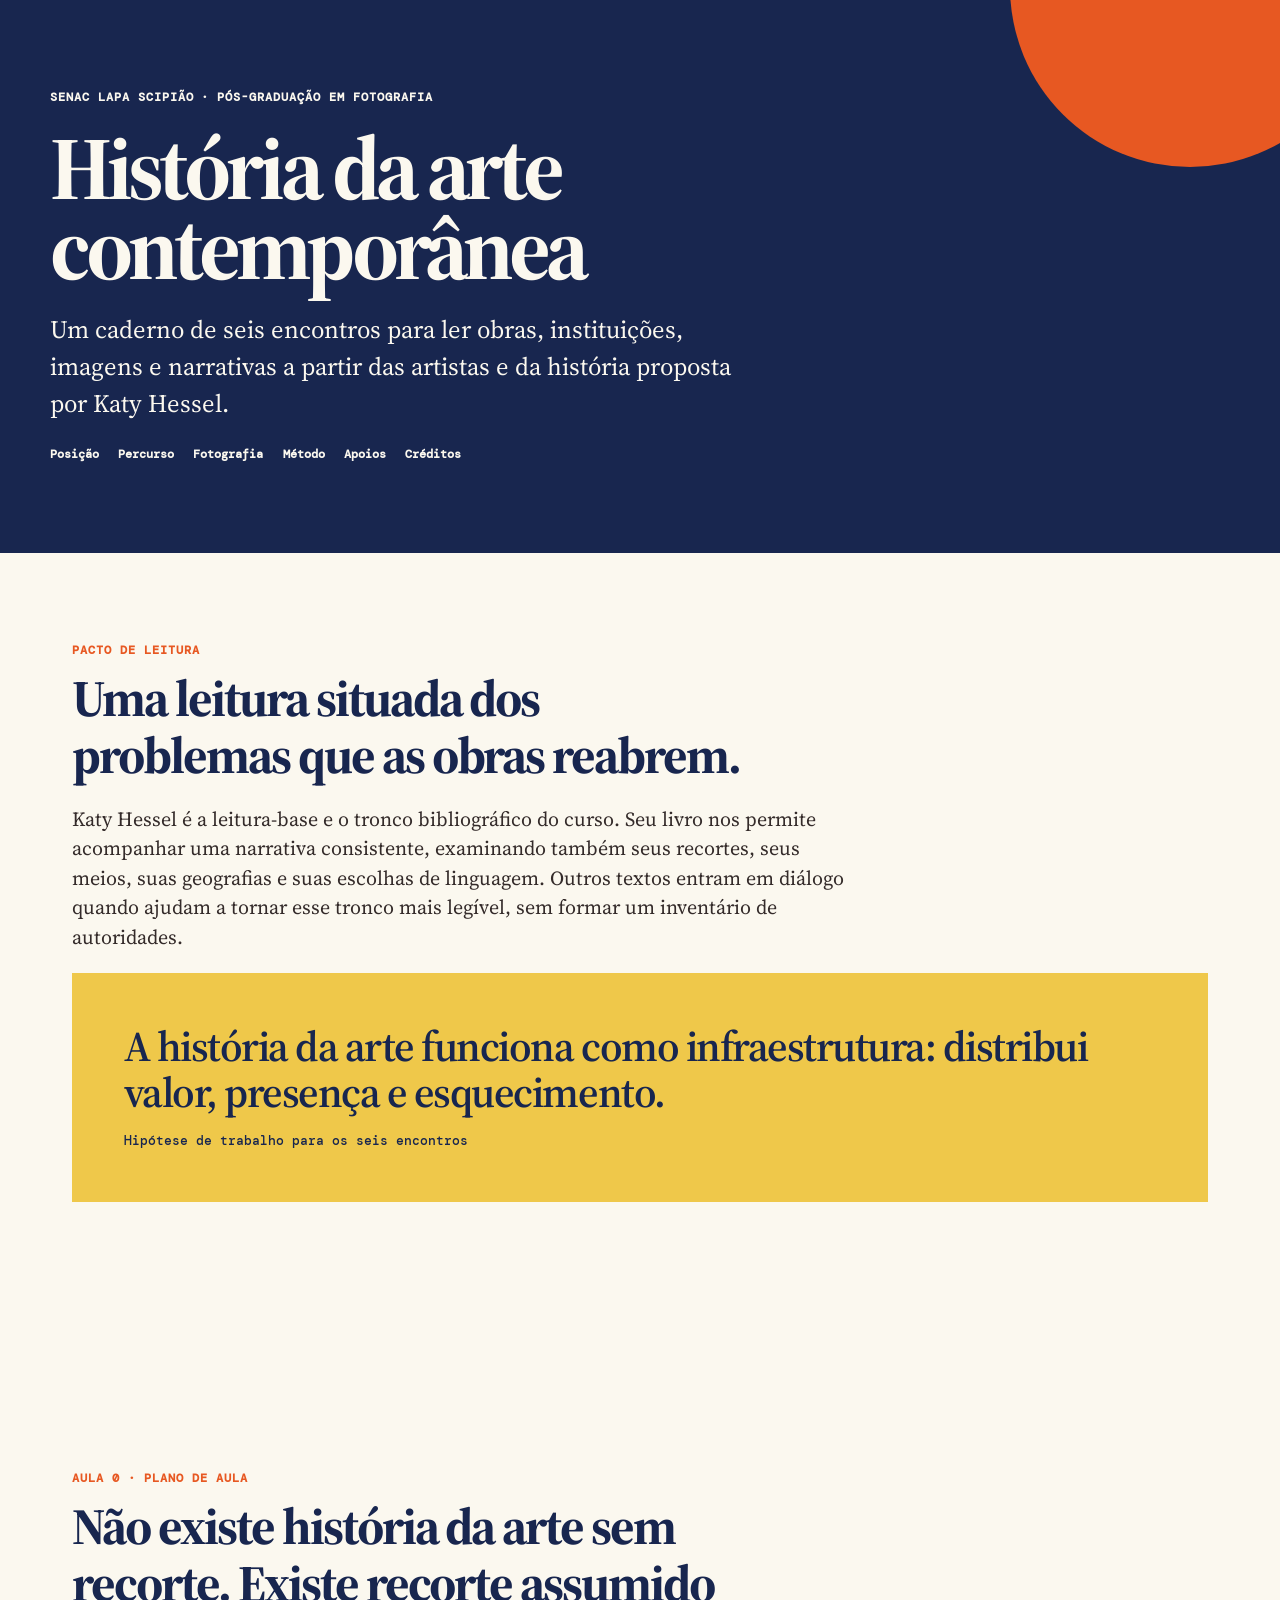
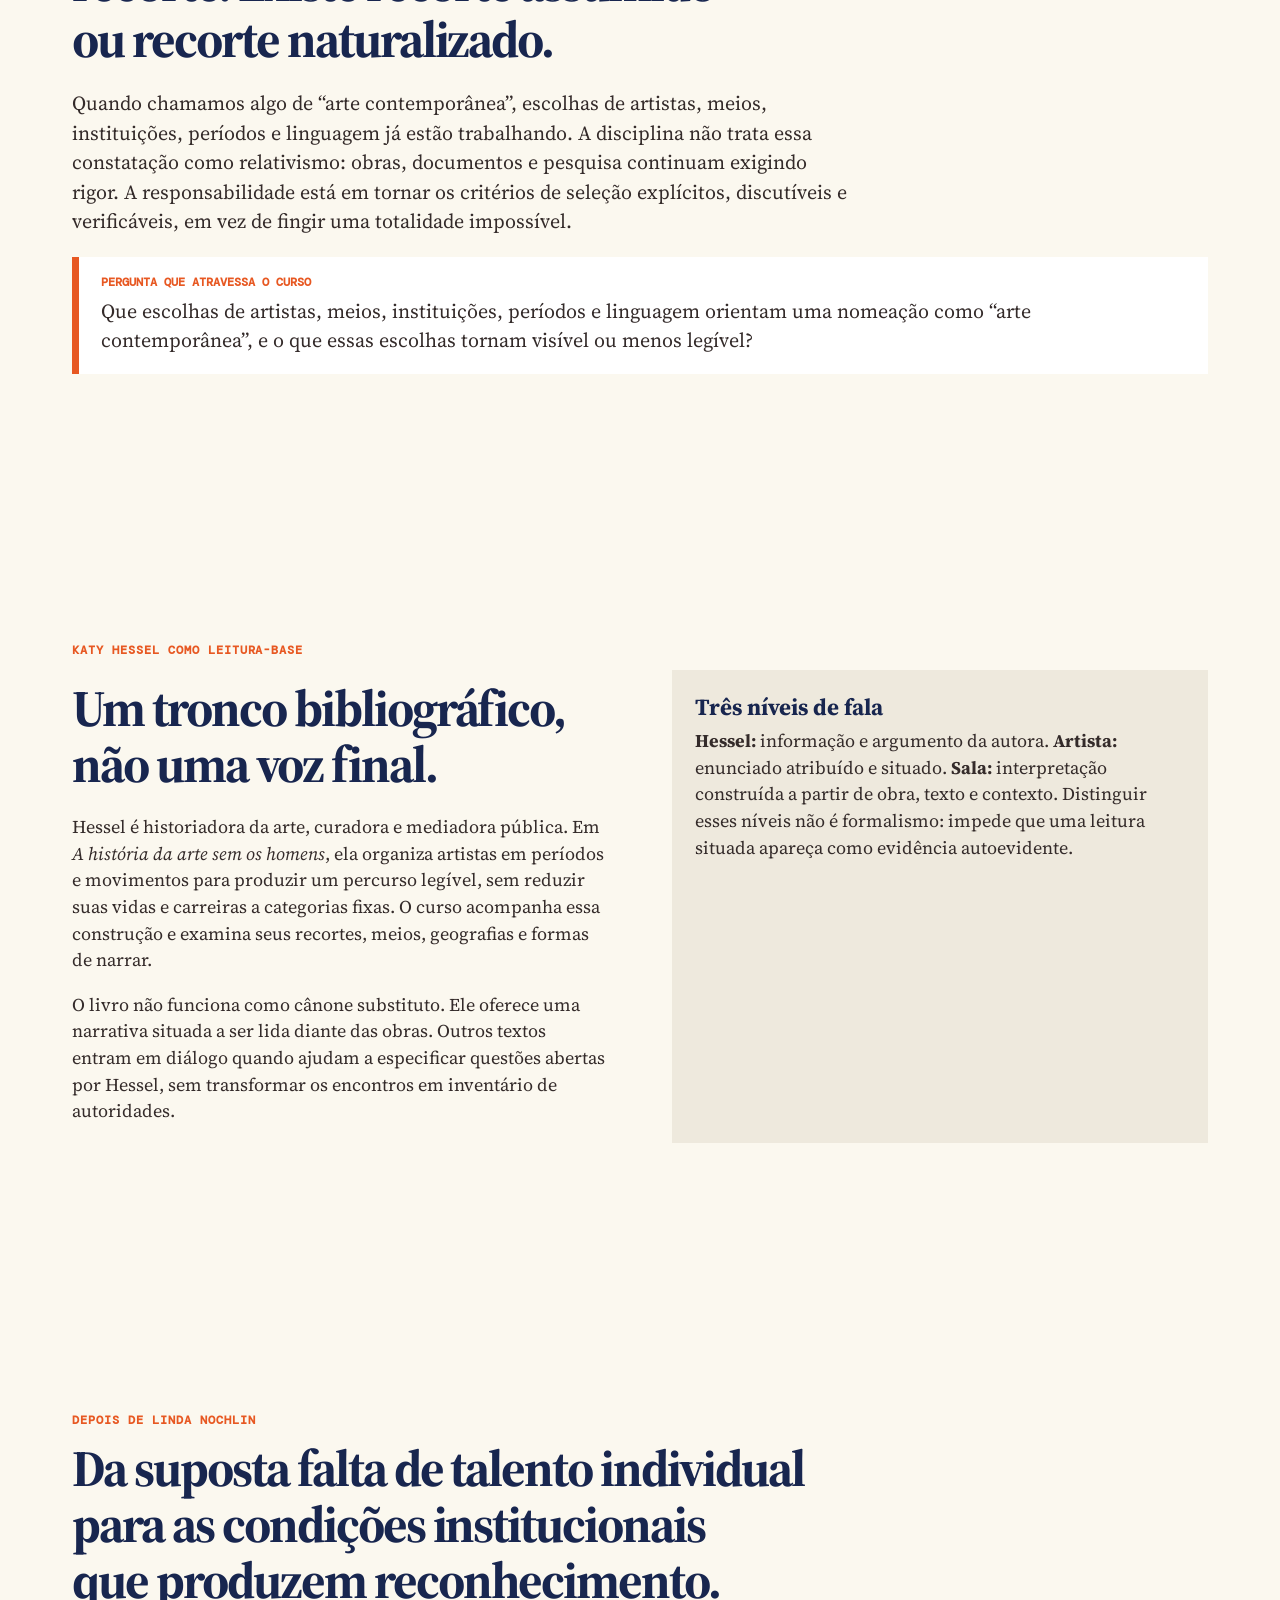
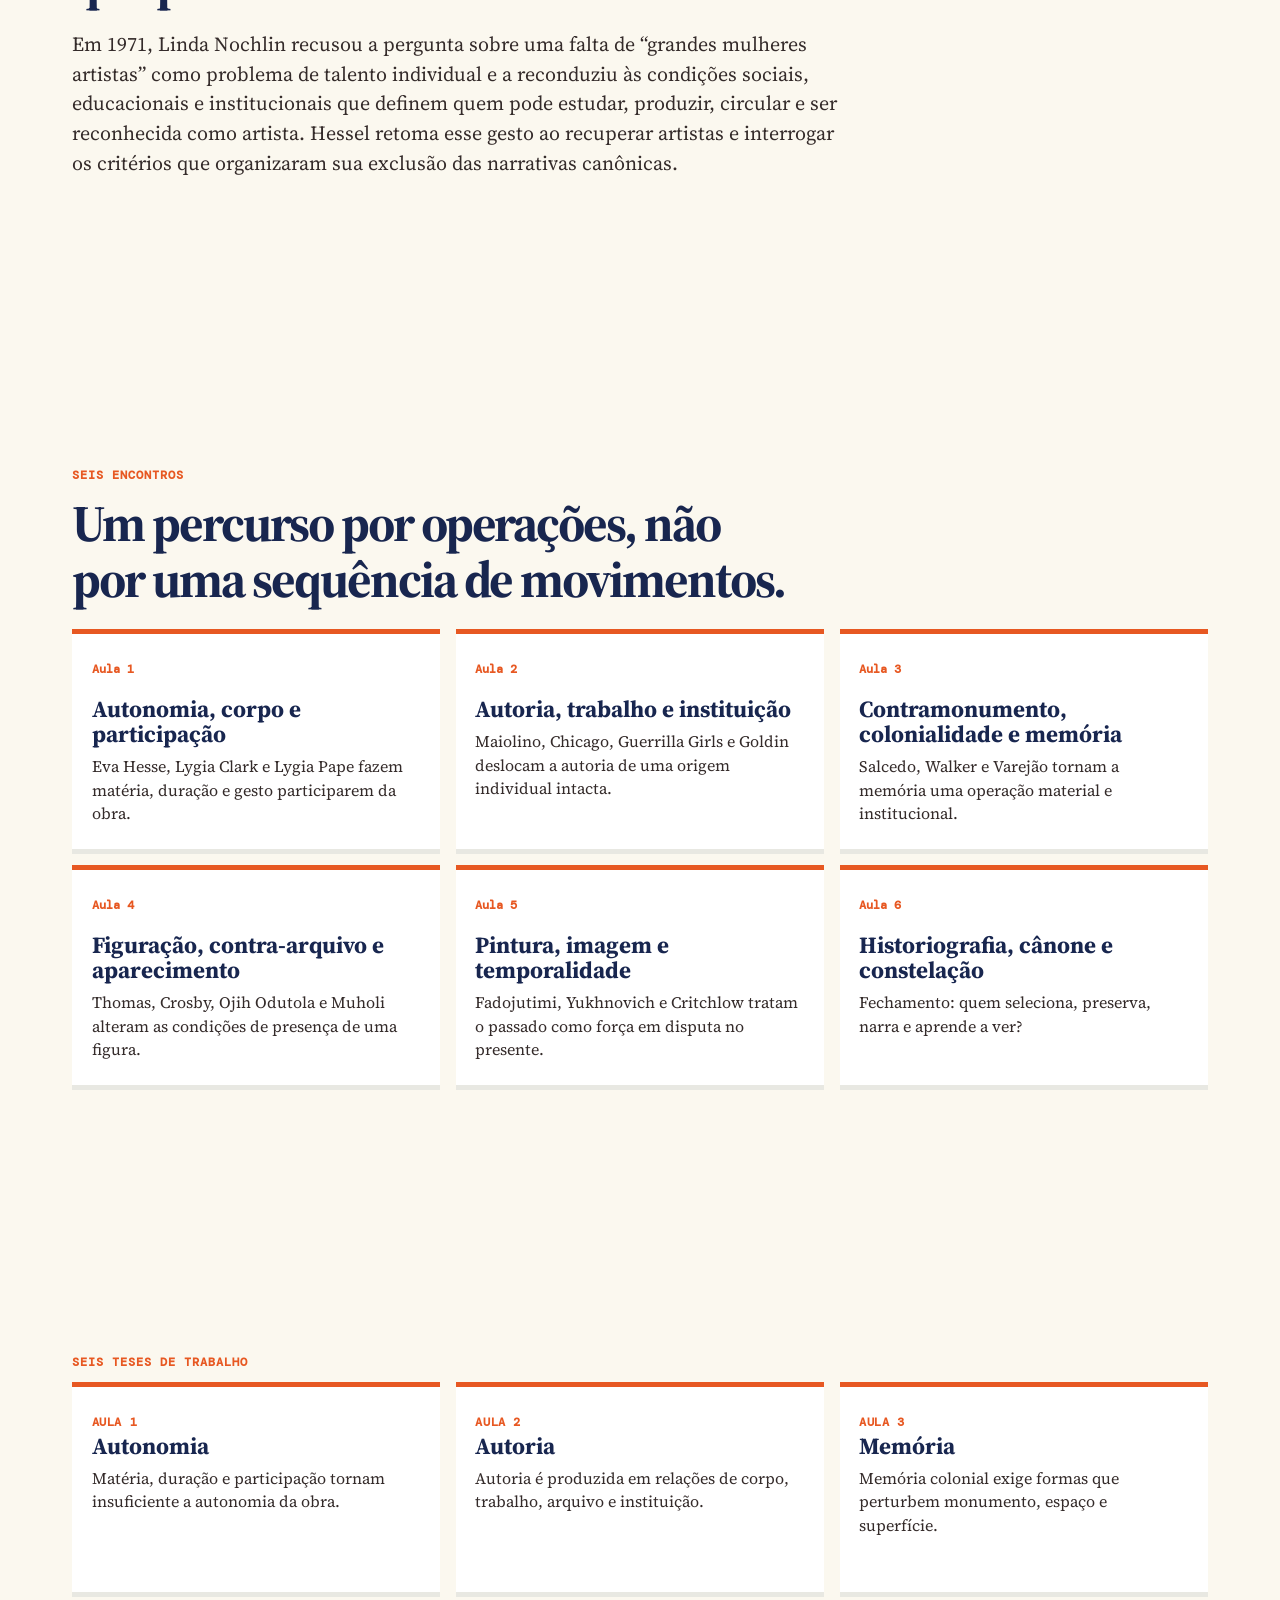
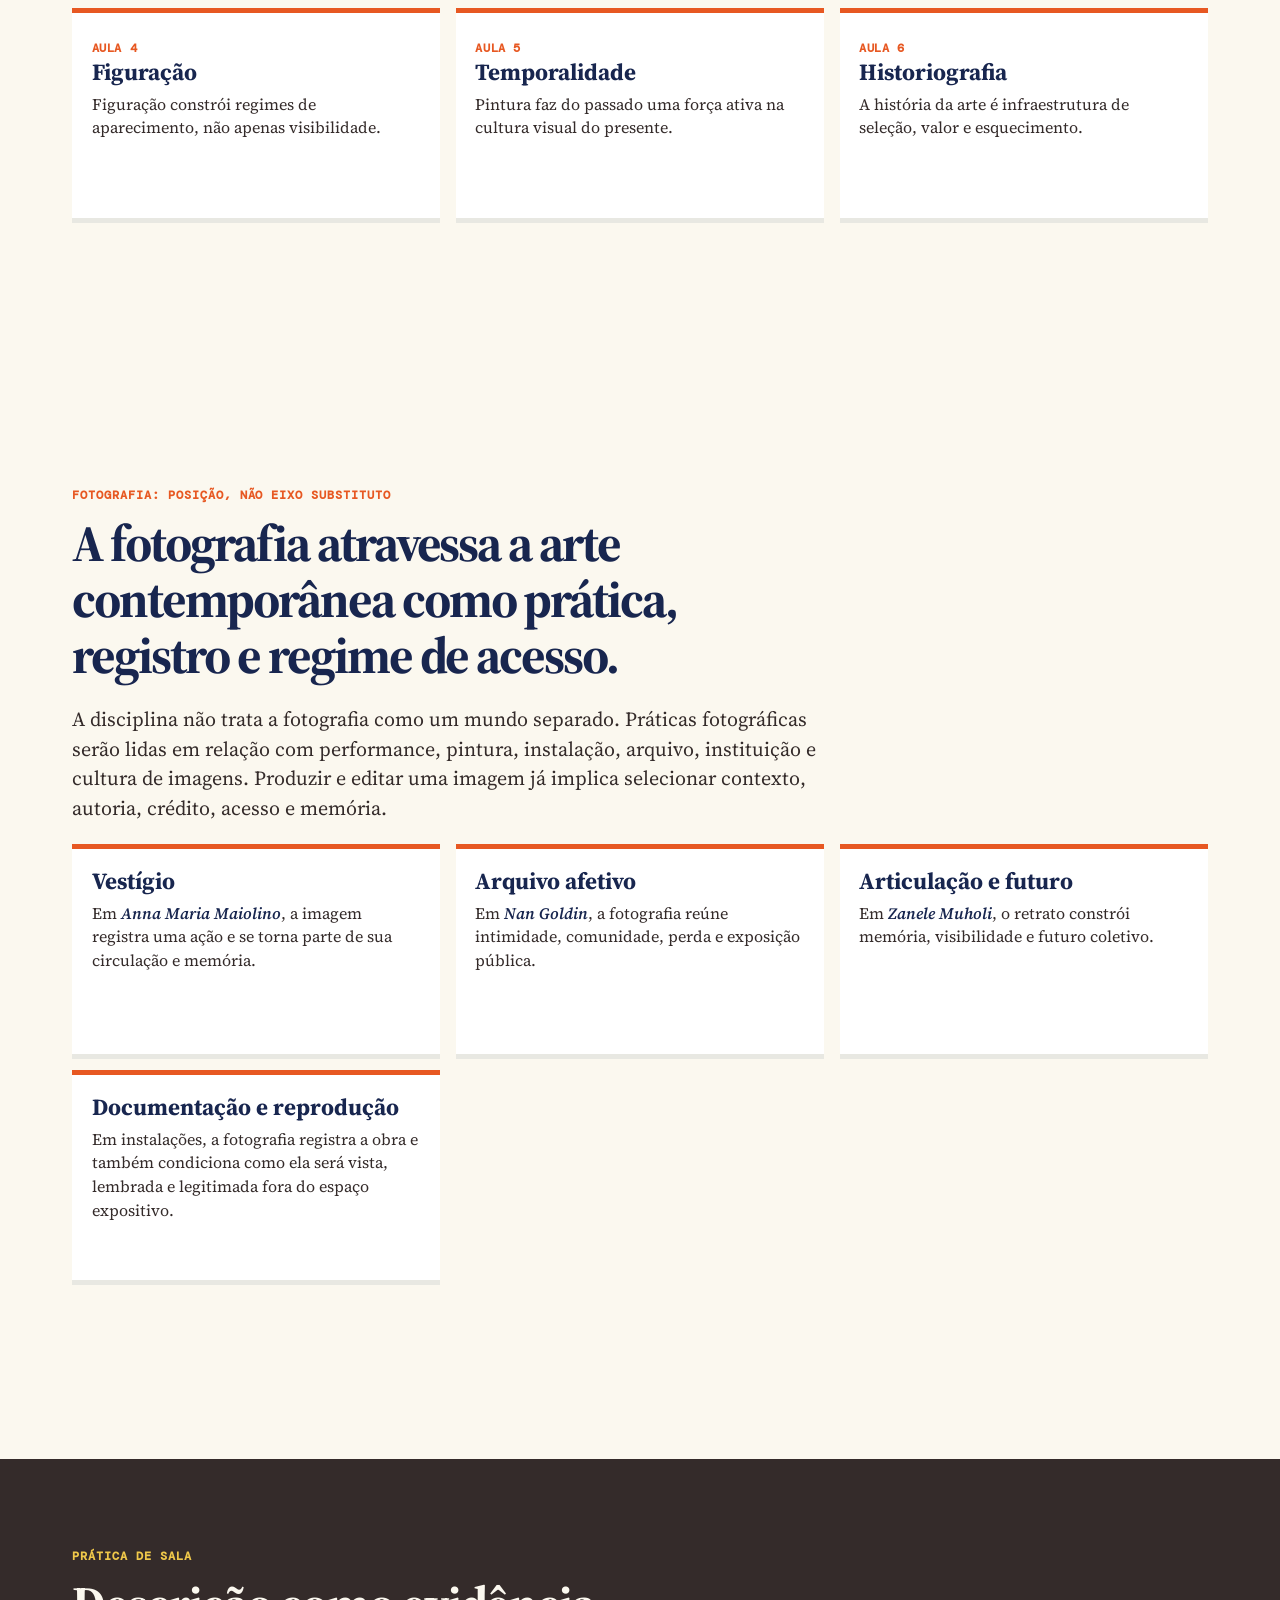
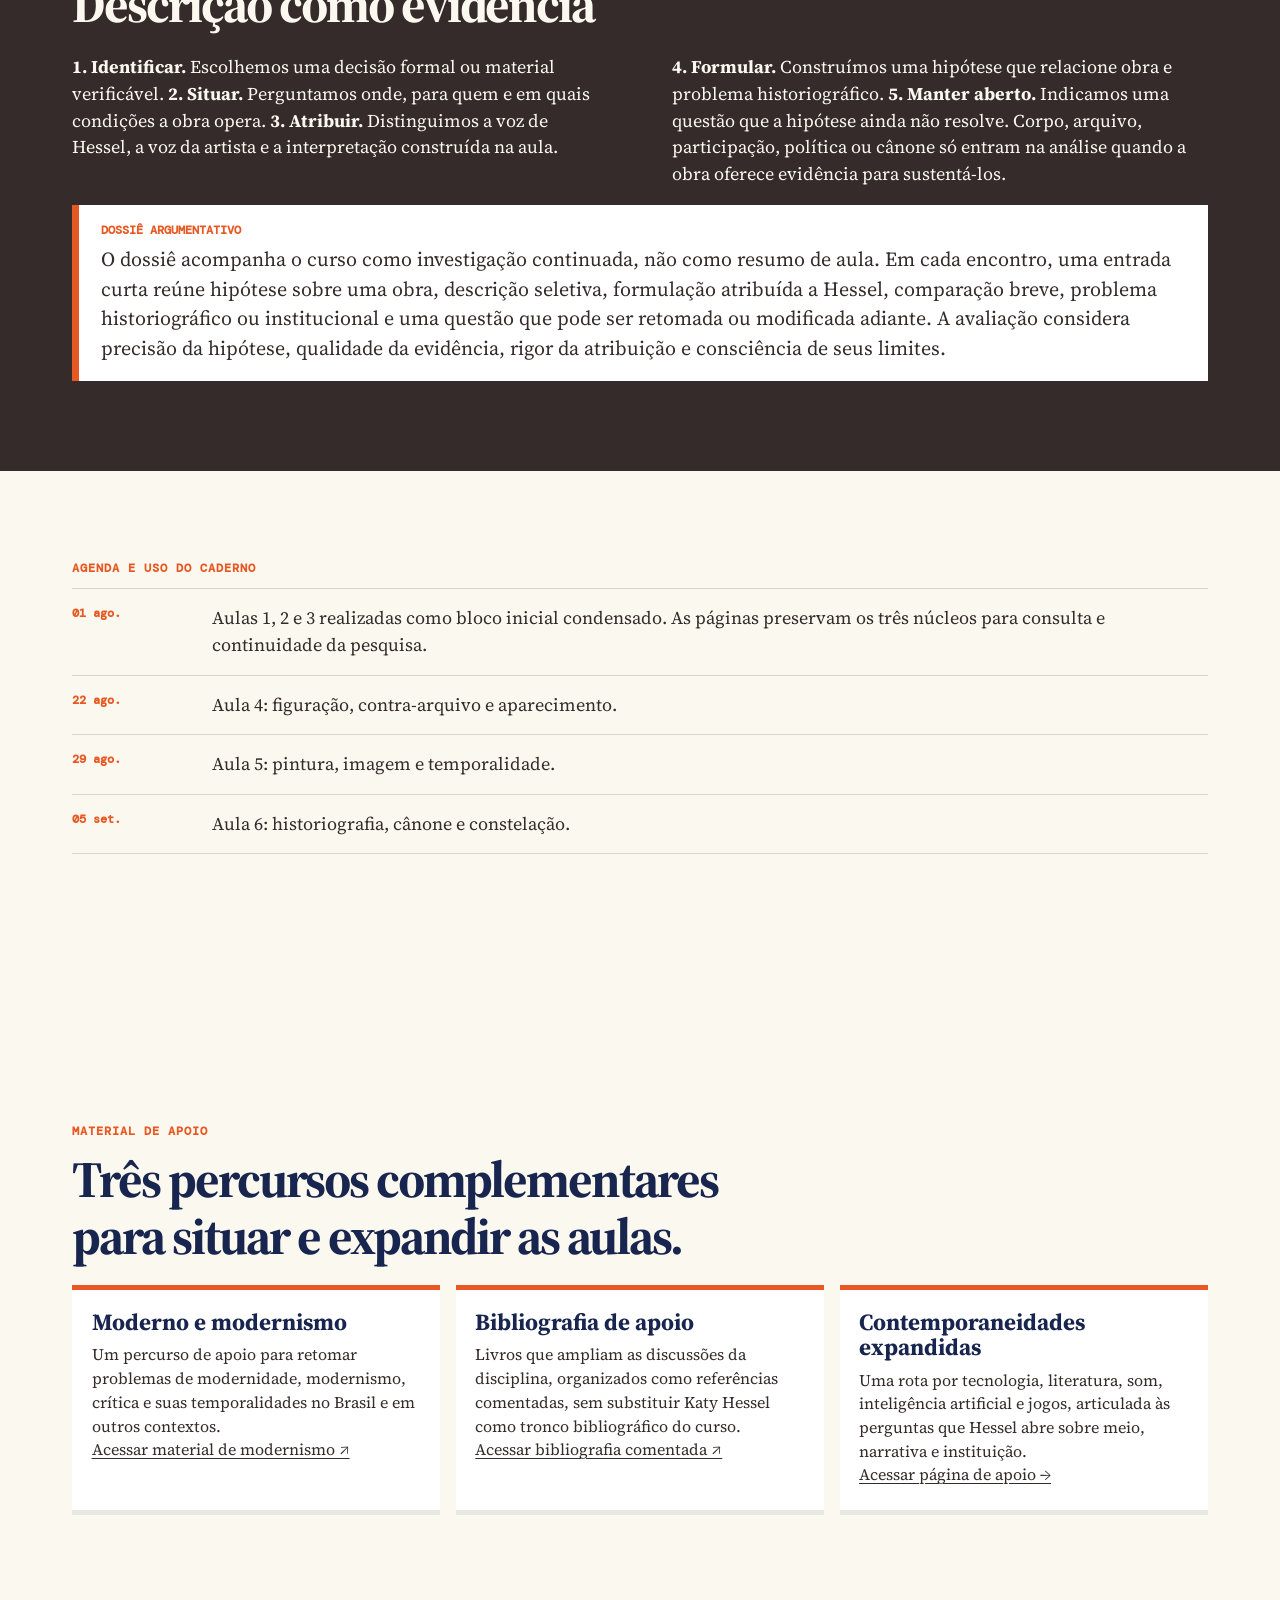
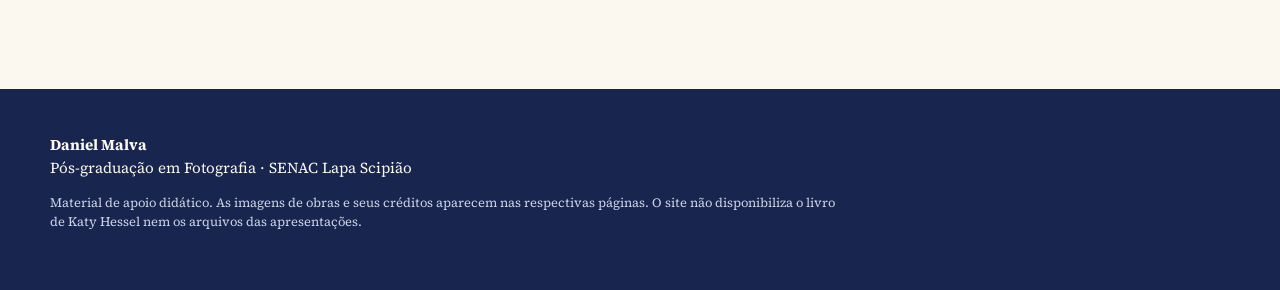
<file: index.html>
<!doctype html><html lang="pt-BR"><head><meta charset="utf-8"><meta name="viewport" content="width=device-width, initial-scale=1"><title>História da Arte Contemporânea | SENAC</title><meta name="description" content="Caderno digital da disciplina História da Arte Contemporânea."><link rel="stylesheet" href="assets/styles.css"><link rel="icon" type="image/png" href="assets/ico.png"></head><body>
<header class="hero"><p class="eyebrow">SENAC Lapa Scipião · Pós-graduação em Fotografia</p><h1>História da arte<br>contemporânea</h1><p class="hero-copy">Um caderno de seis encontros para ler obras, instituições, imagens e narrativas a partir das artistas e da história proposta por Katy Hessel.</p><nav aria-label="Navegação"><a href="#posicao">Posição</a><a href="#percurso">Percurso</a><a href="#fotografia">Fotografia</a><a href="#metodo">Método</a><a href="#apoios">Apoios</a><a href="#creditos">Créditos</a></nav></header>
<main><section class="wrap section"><p class="section-label">Pacto de leitura</p><h2>Uma leitura situada dos problemas que as obras reabrem.</h2><p class="lede">Katy Hessel é a leitura-base e o tronco bibliográfico do curso. Seu livro nos permite acompanhar uma narrativa consistente, examinando também seus recortes, seus meios, suas geografias e suas escolhas de linguagem. Outros textos entram em diálogo quando ajudam a tornar esse tronco mais legível, sem formar um inventário de autoridades.</p><div class="statement">A história da arte funciona como infraestrutura: distribui valor, presença e esquecimento.<small>Hipótese de trabalho para os seis encontros</small></div></section>
<section class="wrap section" id="posicao"><p class="section-label">Aula 0 · Plano de aula</p><h2>Não existe história da arte sem recorte. Existe recorte assumido ou recorte naturalizado.</h2><p class="lede">Quando chamamos algo de “arte contemporânea”, escolhas de artistas, meios, instituições, períodos e linguagem já estão trabalhando. A disciplina não trata essa constatação como relativismo: obras, documentos e pesquisa continuam exigindo rigor. A responsabilidade está em tornar os critérios de seleção explícitos, discutíveis e verificáveis, em vez de fingir uma totalidade impossível.</p><div class="question"><strong>Pergunta que atravessa o curso</strong>Que escolhas de artistas, meios, instituições, períodos e linguagem orientam uma nomeação como “arte contemporânea”, e o que essas escolhas tornam visível ou menos legível?</div></section>
<section class="wrap section"><p class="section-label">Katy Hessel como leitura-base</p><div class="two-col"><div><h2>Um tronco bibliográfico, não uma voz final.</h2><p>Hessel é historiadora da arte, curadora e mediadora pública. Em <em>A história da arte sem os homens</em>, ela organiza artistas em períodos e movimentos para produzir um percurso legível, sem reduzir suas vidas e carreiras a categorias fixas. O curso acompanha essa construção e examina seus recortes, meios, geografias e formas de narrar.</p><p>O livro não funciona como cânone substituto. Ele oferece uma narrativa situada a ser lida diante das obras. Outros textos entram em diálogo quando ajudam a especificar questões abertas por Hessel, sem transformar os encontros em inventário de autoridades.</p></div><aside class="note"><h3>Três níveis de fala</h3><p><strong>Hessel:</strong> informação e argumento da autora. <strong>Artista:</strong> enunciado atribuído e situado. <strong>Sala:</strong> interpretação construída a partir de obra, texto e contexto. Distinguir esses níveis não é formalismo: impede que uma leitura situada apareça como evidência autoevidente.</p></aside></section><section class="wrap section"><p class="section-label">Depois de Linda Nochlin</p><h2>Da suposta falta de talento individual para as condições institucionais que produzem reconhecimento.</h2><p class="lede">Em 1971, Linda Nochlin recusou a pergunta sobre uma falta de “grandes mulheres artistas” como problema de talento individual e a reconduziu às condições sociais, educacionais e institucionais que definem quem pode estudar, produzir, circular e ser reconhecida como artista. Hessel retoma esse gesto ao recuperar artistas e interrogar os critérios que organizaram sua exclusão das narrativas canônicas.</p></section>
<section class="wrap section" id="percurso"><p class="section-label">Seis encontros</p><h2>Um percurso por operações, não por uma sequência de movimentos.</h2><div class="course-grid"><article class="course-card" data-periodo="passado"><a href="aula-01.html"><span class="number">Aula 1</span><h3>Autonomia, corpo e participação</h3><p>Eva Hesse, Lygia Clark e Lygia Pape fazem matéria, duração e gesto participarem da obra.</p></a></article><article class="course-card" data-periodo="passado"><a href="aula-02.html"><span class="number">Aula 2</span><h3>Autoria, trabalho e instituição</h3><p>Maiolino, Chicago, Guerrilla Girls e Goldin deslocam a autoria de uma origem individual intacta.</p></a></article><article class="course-card" data-periodo="passado"><a href="aula-03.html"><span class="number">Aula 3</span><h3>Contramonumento, colonialidade e memória</h3><p>Salcedo, Walker e Varejão tornam a memória uma operação material e institucional.</p></a></article><article class="course-card" data-periodo="presente"><a href="aula-04.html"><span class="number">Aula 4</span><h3>Figuração, contra-arquivo e aparecimento</h3><p>Thomas, Crosby, Ojih Odutola e Muholi alteram as condições de presença de uma figura.</p></a></article><article class="course-card" data-periodo="presente"><a href="aula-05.html"><span class="number">Aula 5</span><h3>Pintura, imagem e temporalidade</h3><p>Fadojutimi, Yukhnovich e Critchlow tratam o passado como força em disputa no presente.</p></a></article><article class="course-card" data-periodo="presente"><a href="aula-06.html"><span class="number">Aula 6</span><h3>Historiografia, cânone e constelação</h3><p>Fechamento: quem seleciona, preserva, narra e aprende a ver?</p></a></article></div></section>
<section class="wrap section"><p class="section-label">Seis teses de trabalho</p><div class="cards course-map"><article class="card"><span class="number">Aula 1</span><h3>Autonomia</h3><p>Matéria, duração e participação tornam insuficiente a autonomia da obra.</p></article><article class="card"><span class="number">Aula 2</span><h3>Autoria</h3><p>Autoria é produzida em relações de corpo, trabalho, arquivo e instituição.</p></article><article class="card"><span class="number">Aula 3</span><h3>Memória</h3><p>Memória colonial exige formas que perturbem monumento, espaço e superfície.</p></article><article class="card"><span class="number">Aula 4</span><h3>Figuração</h3><p>Figuração constrói regimes de aparecimento, não apenas visibilidade.</p></article><article class="card"><span class="number">Aula 5</span><h3>Temporalidade</h3><p>Pintura faz do passado uma força ativa na cultura visual do presente.</p></article><article class="card"><span class="number">Aula 6</span><h3>Historiografia</h3><p>A história da arte é infraestrutura de seleção, valor e esquecimento.</p></article></div></section>
<section class="wrap section" id="fotografia"><p class="section-label">Fotografia: posição, não eixo substituto</p><h2>A fotografia atravessa a arte contemporânea como prática, registro e regime de acesso.</h2><p class="lede">A disciplina não trata a fotografia como um mundo separado. Práticas fotográficas serão lidas em relação com performance, pintura, instalação, arquivo, instituição e cultura de imagens. Produzir e editar uma imagem já implica selecionar contexto, autoria, crédito, acesso e memória.</p><div class="cards"><article class="card"><h3>Vestígio</h3><p>Em <span class="artist">Anna Maria Maiolino</span>, a imagem registra uma ação e se torna parte de sua circulação e memória.</p></article><article class="card"><h3>Arquivo afetivo</h3><p>Em <span class="artist">Nan Goldin</span>, a fotografia reúne intimidade, comunidade, perda e exposição pública.</p></article><article class="card"><h3>Articulação e futuro</h3><p>Em <span class="artist">Zanele Muholi</span>, o retrato constrói memória, visibilidade e futuro coletivo.</p></article><article class="card"><h3>Documentação e reprodução</h3><p>Em instalações, a fotografia registra a obra e também condiciona como ela será vista, lembrada e legitimada fora do espaço expositivo.</p></article></div></section>
<section class="method" id="metodo"><div class="wrap"><p class="section-label">Prática de sala</p><h2>Descrição como evidência</h2><div class="two-col"><p><strong>1. Identificar.</strong> Escolhemos uma decisão formal ou material verificável. <strong>2. Situar.</strong> Perguntamos onde, para quem e em quais condições a obra opera. <strong>3. Atribuir.</strong> Distinguimos a voz de Hessel, a voz da artista e a interpretação construída na aula.</p><p><strong>4. Formular.</strong> Construímos uma hipótese que relacione obra e problema historiográfico. <strong>5. Manter aberto.</strong> Indicamos uma questão que a hipótese ainda não resolve. Corpo, arquivo, participação, política ou cânone só entram na análise quando a obra oferece evidência para sustentá-los.</p></div><div class="question"><strong>Dossiê argumentativo</strong>O dossiê acompanha o curso como investigação continuada, não como resumo de aula. Em cada encontro, uma entrada curta reúne hipótese sobre uma obra, descrição seletiva, formulação atribuída a Hessel, comparação breve, problema historiográfico ou institucional e uma questão que pode ser retomada ou modificada adiante. A avaliação considera precisão da hipótese, qualidade da evidência, rigor da atribuição e consciência de seus limites.</div></div></section>
<section class="wrap section"><p class="section-label">Agenda e uso do caderno</p><div class="timeline"><strong>01 ago.</strong><span>Aulas 1, 2 e 3 realizadas como bloco inicial condensado. As páginas preservam os três núcleos para consulta e continuidade da pesquisa.</span><strong>22 ago.</strong><span>Aula 4: figuração, contra-arquivo e aparecimento.</span><strong>29 ago.</strong><span>Aula 5: pintura, imagem e temporalidade.</span><strong>05 set.</strong><span>Aula 6: historiografia, cânone e constelação.</span></div></section><section class="wrap section" id="apoios"><p class="section-label">Material de apoio</p><h2>Três percursos complementares para situar e expandir as aulas.</h2><div class="cards"><article class="card"><h3>Moderno e modernismo</h3><p>Um percurso de apoio para retomar problemas de modernidade, modernismo, crítica e suas temporalidades no Brasil e em outros contextos.</p><p><a href="https://danielmalva.github.io/modernismo-senac/" target="_blank" rel="noopener">Acessar material de modernismo ↗</a></p></article><article class="card"><h3>Bibliografia de apoio</h3><p>Livros que ampliam as discussões da disciplina, organizados como referências comentadas, sem substituir Katy Hessel como tronco bibliográfico do curso.</p><p><a href="https://danielmalva.github.io/modernismo-senac/bibliografia.html" target="_blank" rel="noopener">Acessar bibliografia comentada ↗</a></p></article><article class="card"><h3>Contemporaneidades expandidas</h3><p>Uma rota por tecnologia, literatura, som, inteligência artificial e jogos, articulada às perguntas que Hessel abre sobre meio, narrativa e instituição.</p><p><a href="contemporaneidades-expandidas.html">Acessar página de apoio →</a></p></article></div></section></main>
<footer id="creditos"><p><strong>Daniel Malva</strong><br>Pós-graduação em Fotografia · SENAC Lapa Scipião</p><p class="fine">Material de apoio didático. As imagens de obras e seus créditos aparecem nas respectivas páginas. O site não disponibiliza o livro de Katy Hessel nem os arquivos das apresentações.</p></footer><script src="assets/app.js"></script></body></html>
</file>
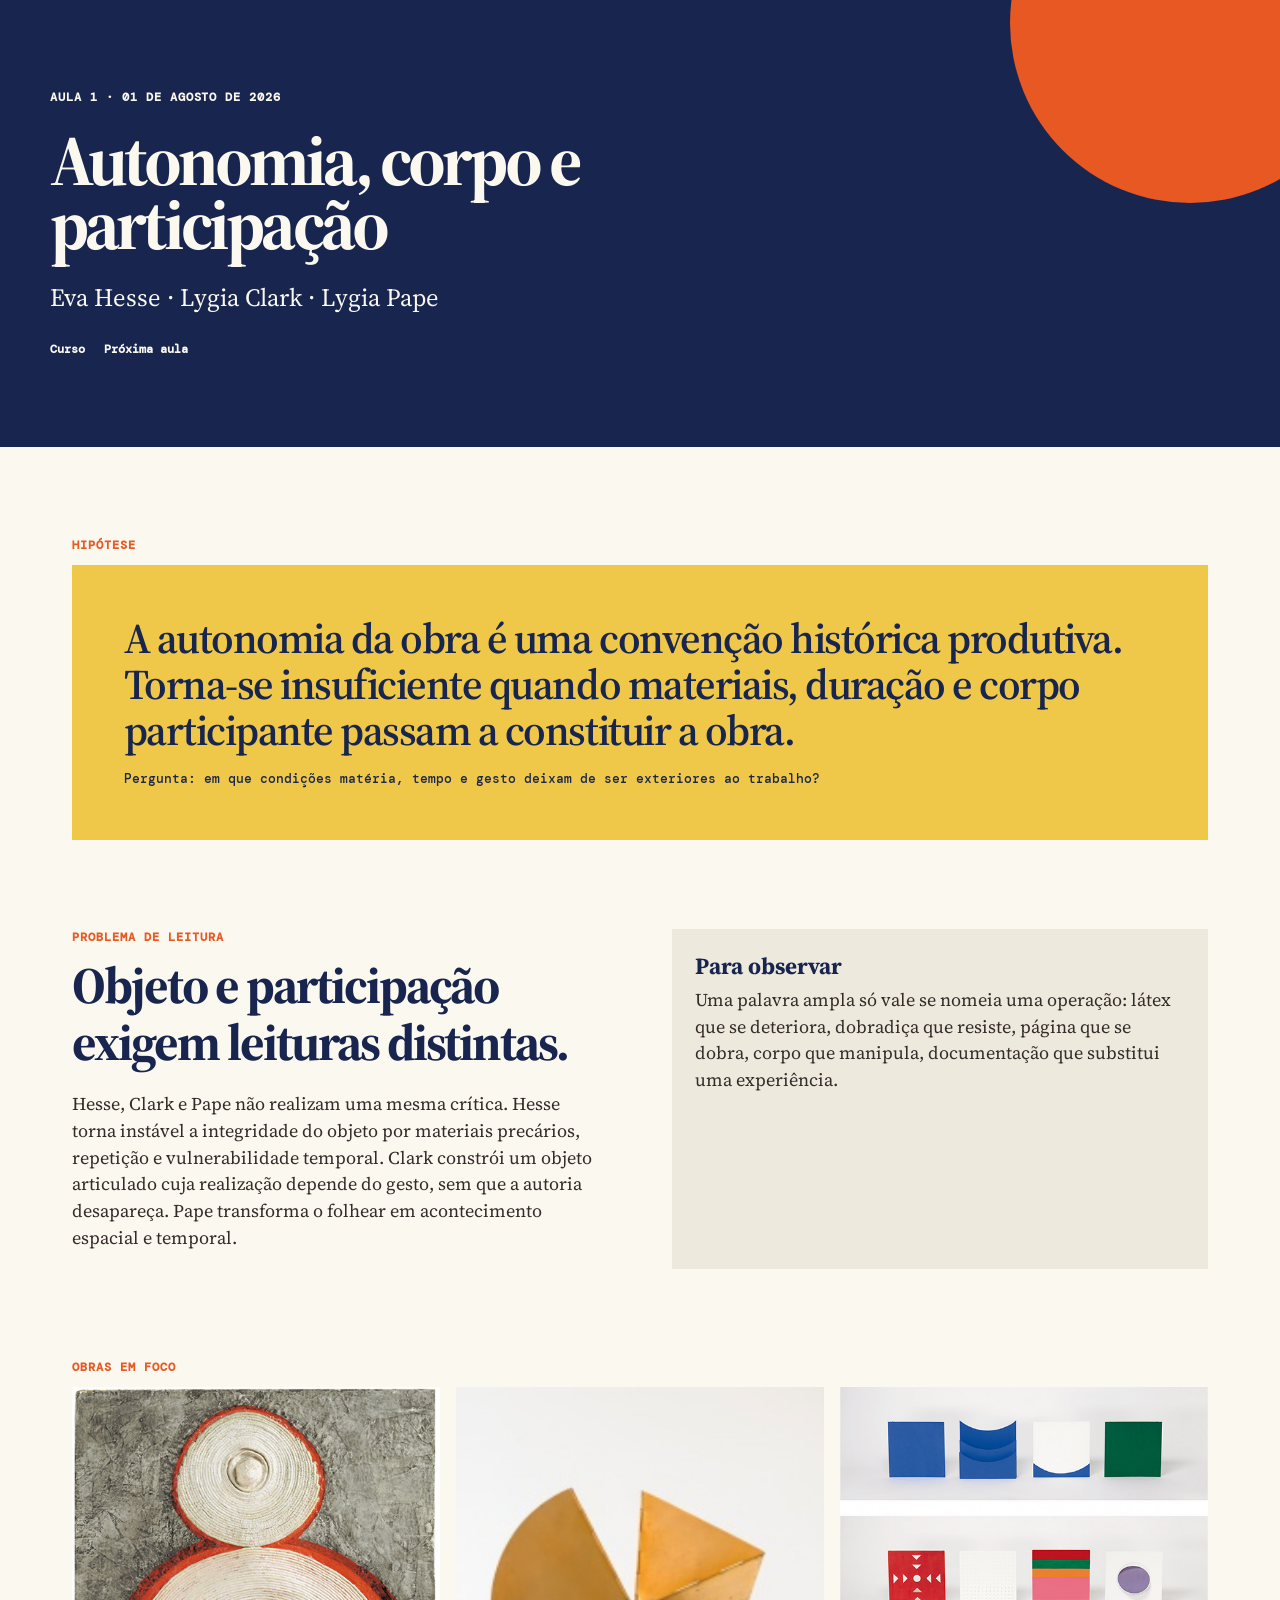
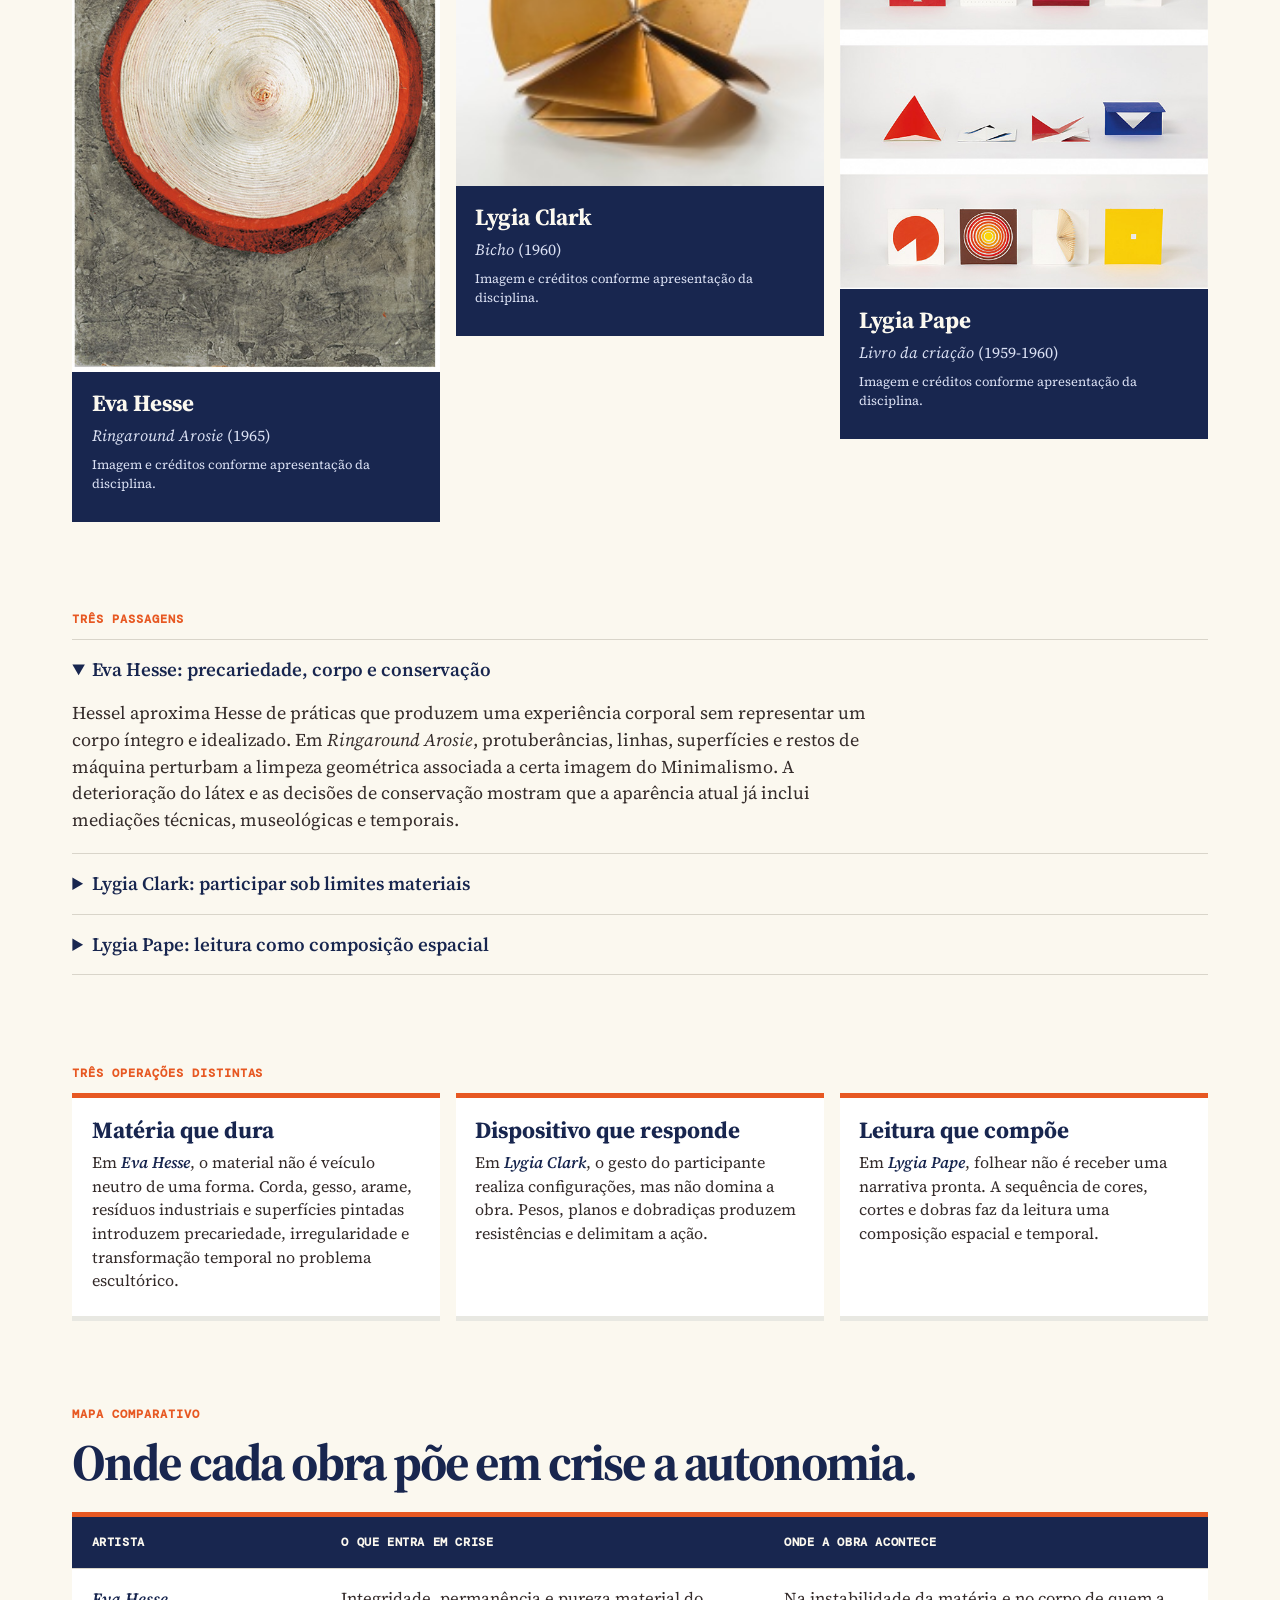
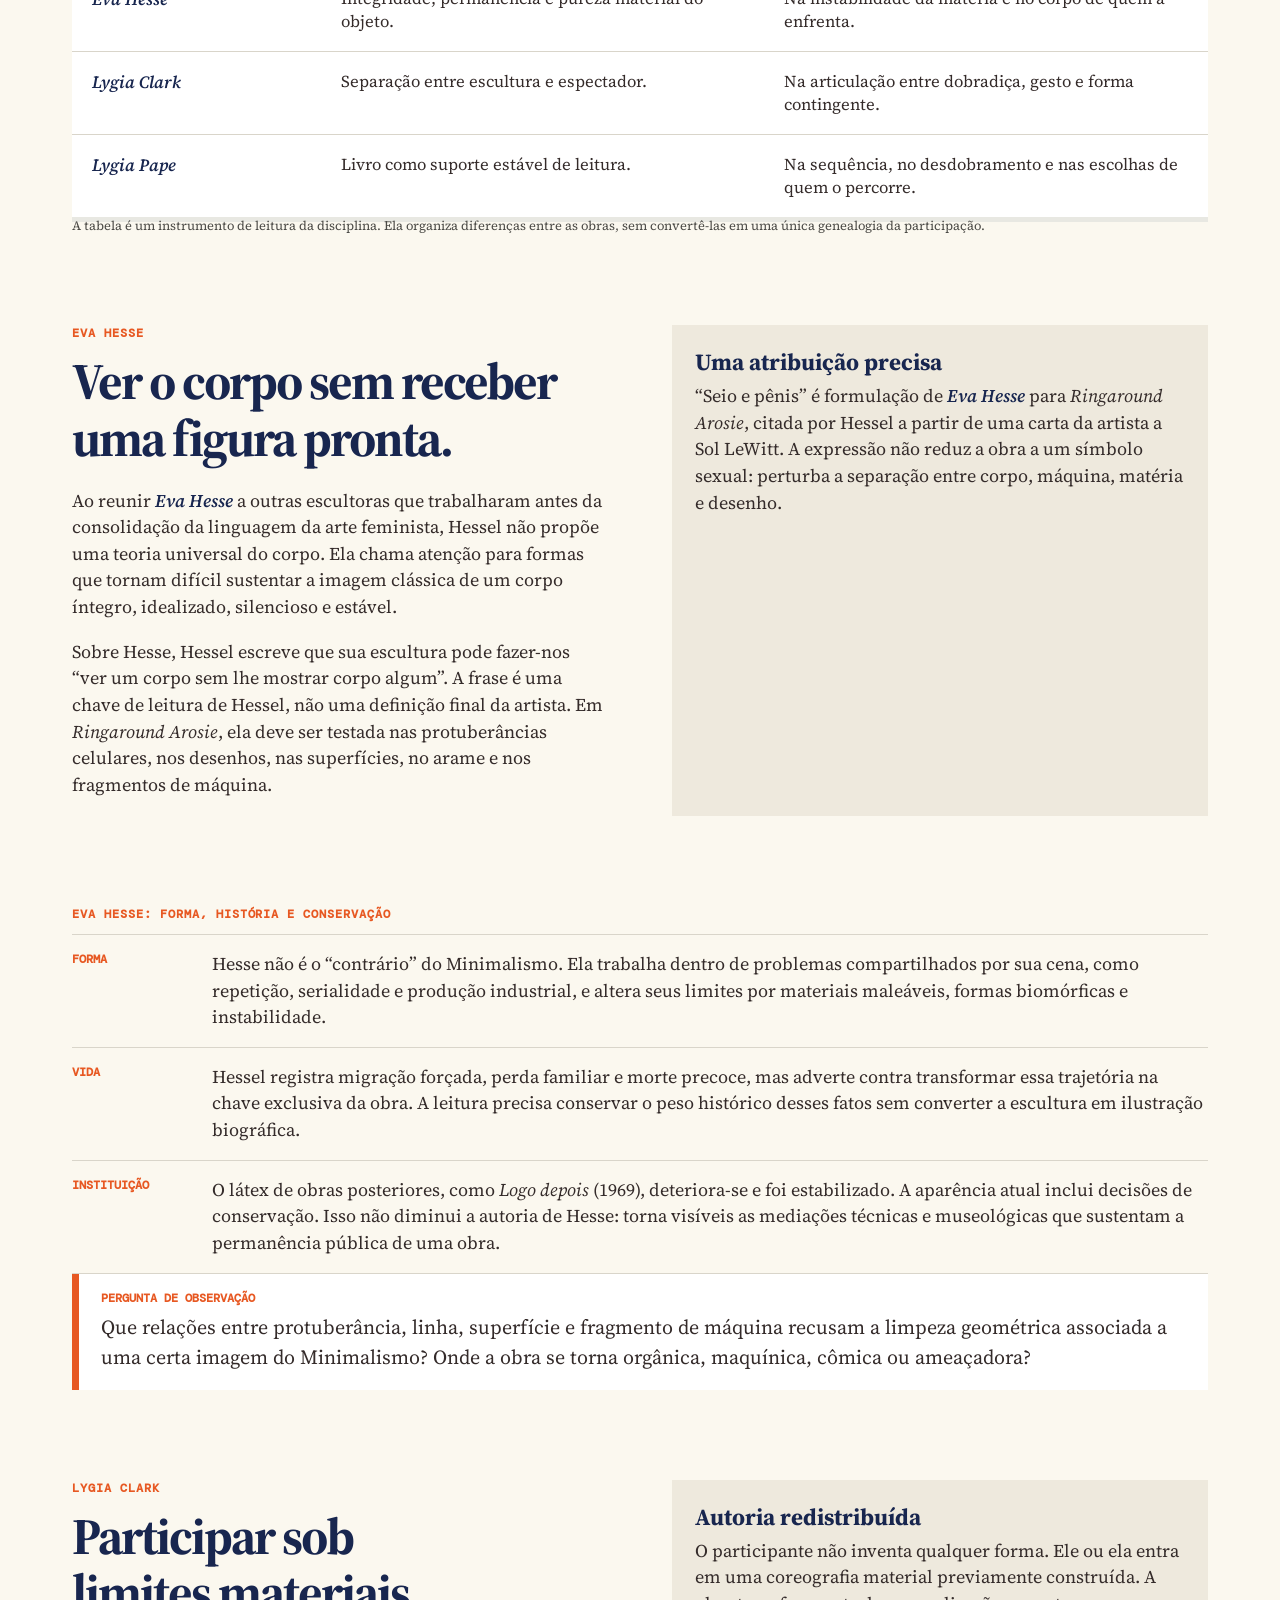
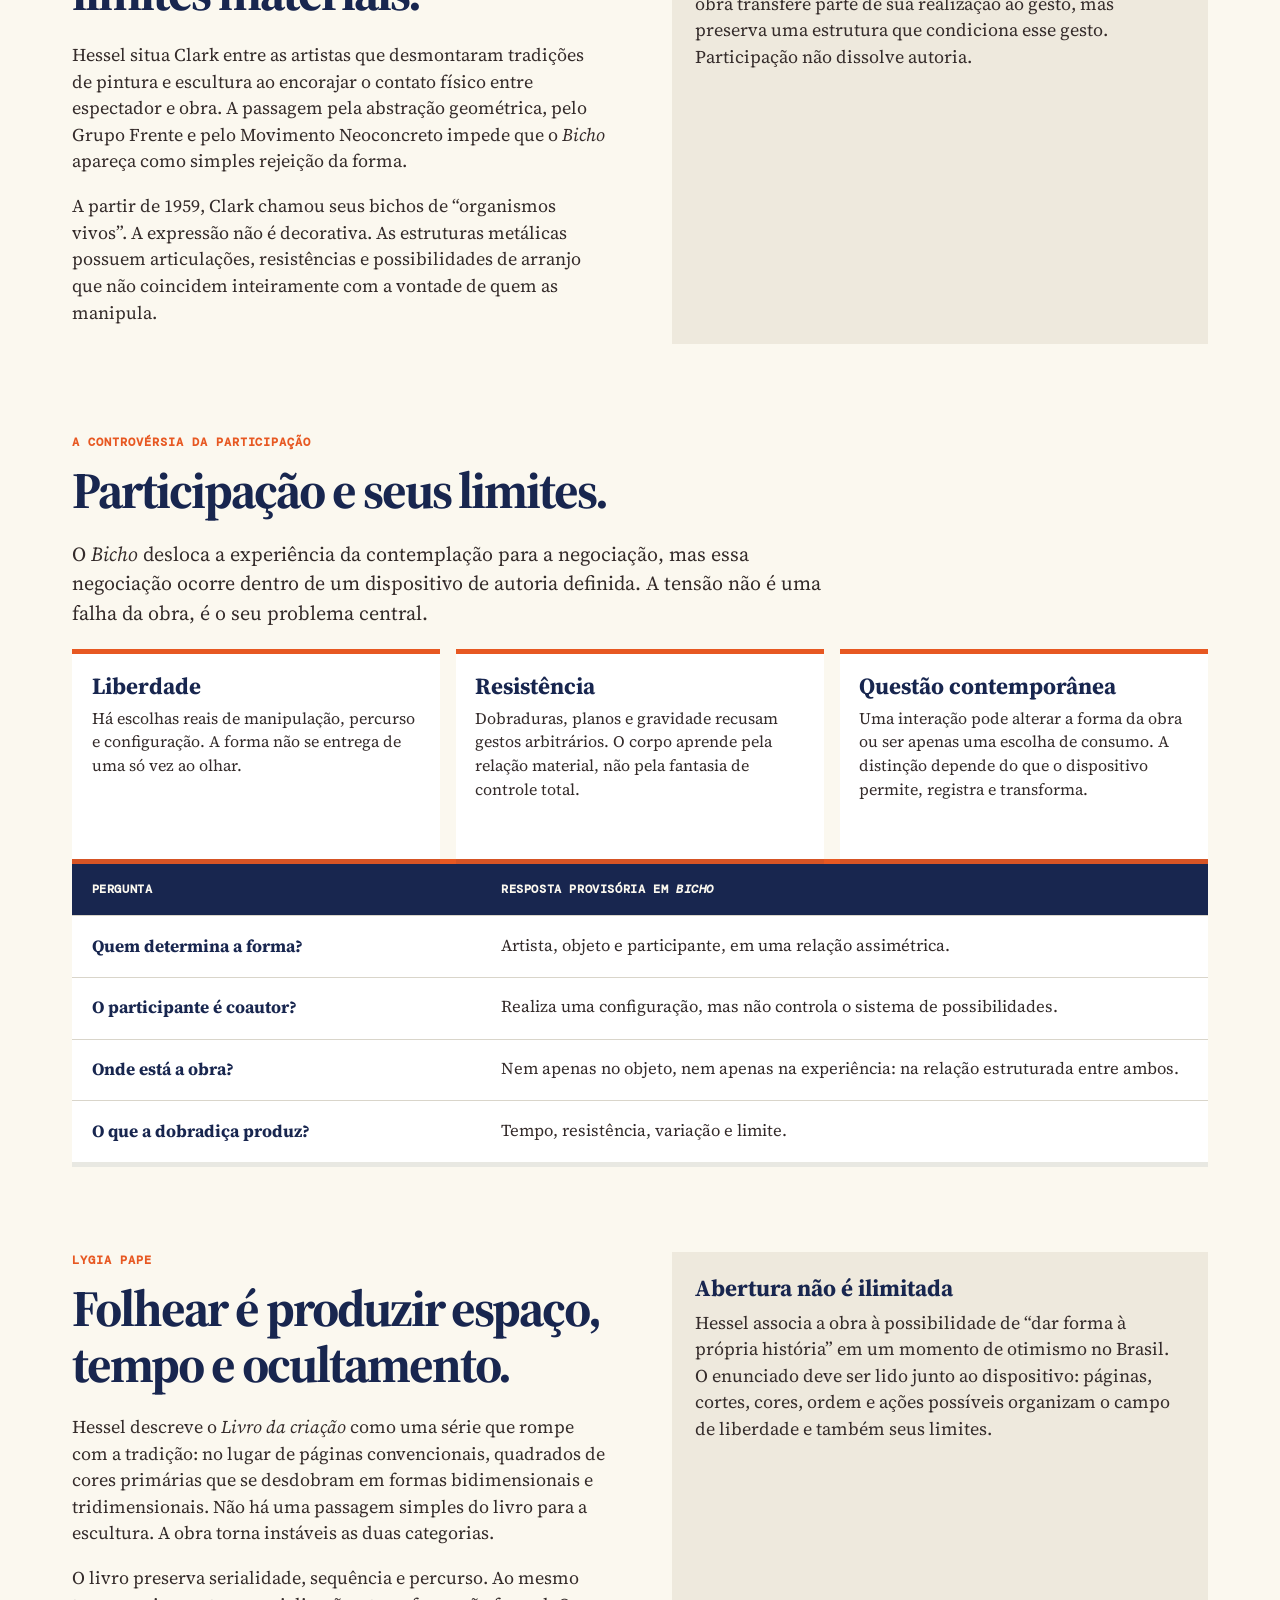
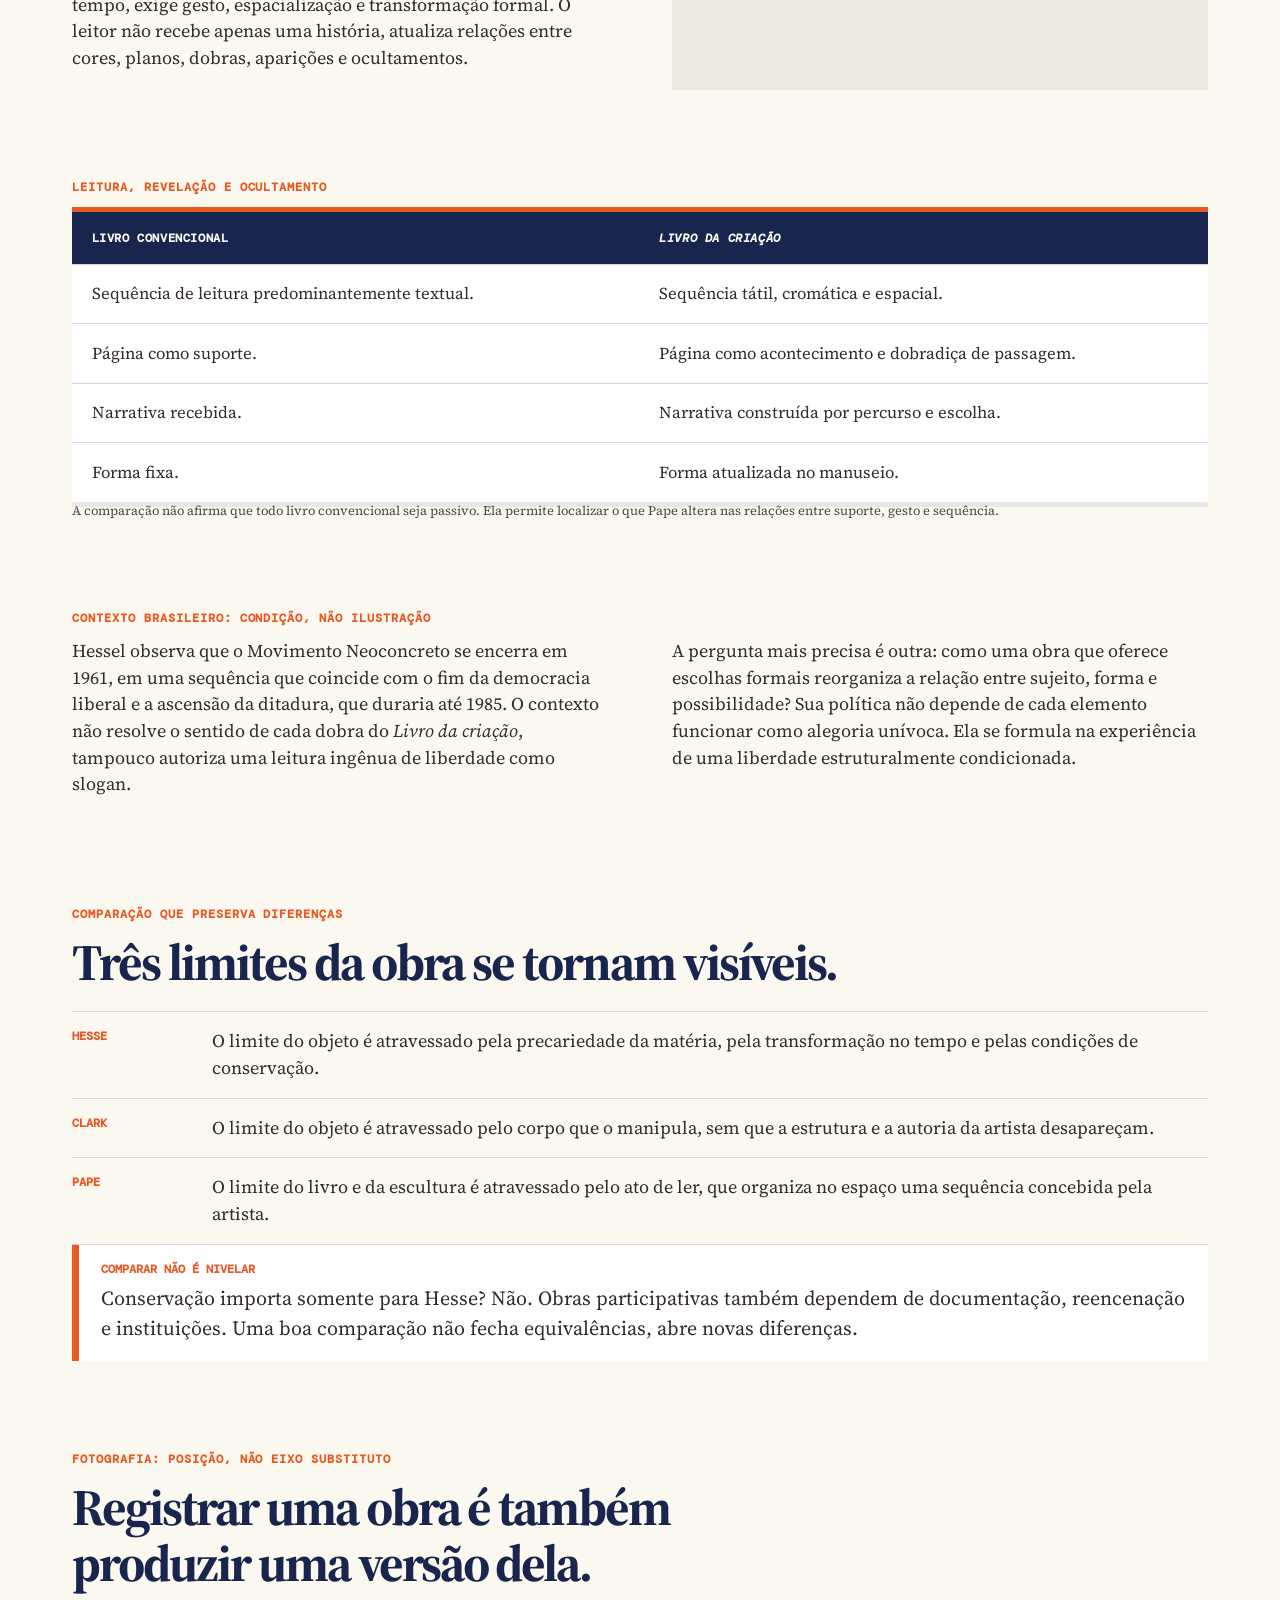
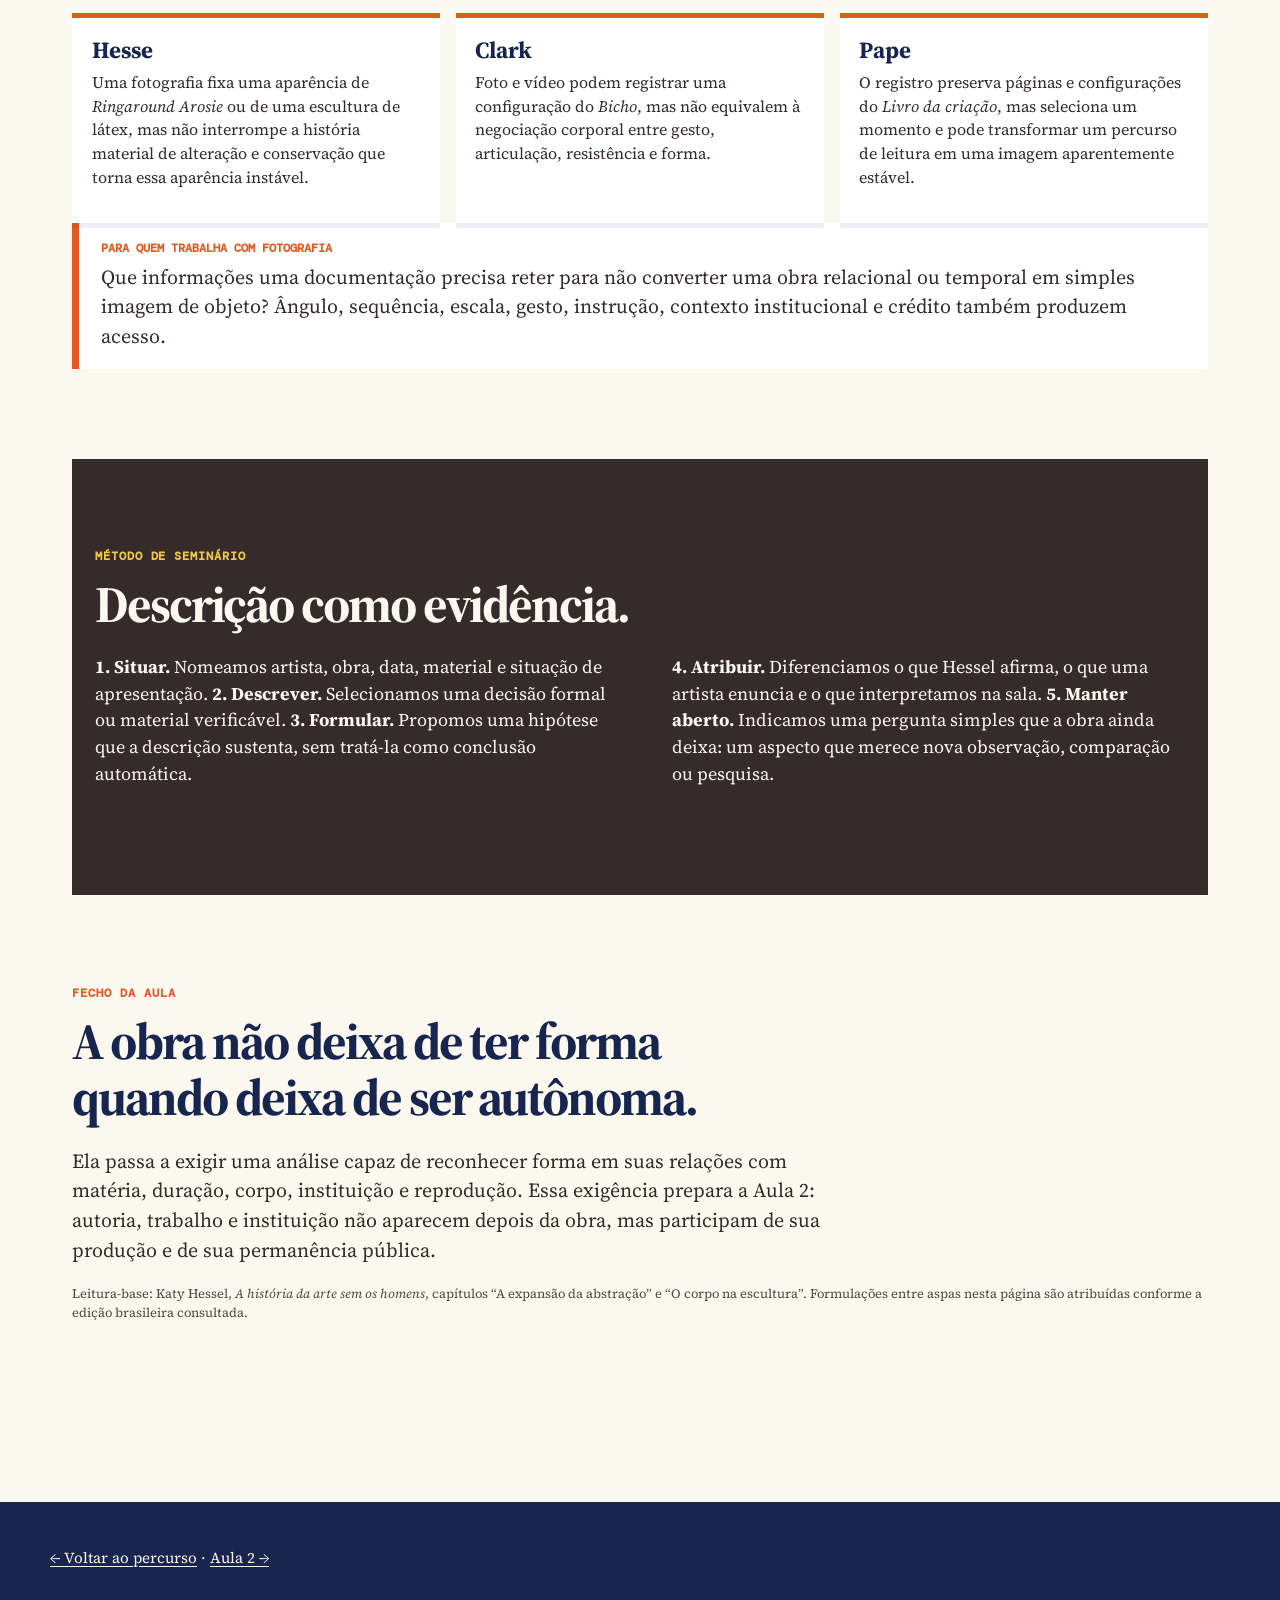
<file: aula-01.html>
<!doctype html>
<html lang="pt-BR">
  <head>
    <meta charset="utf-8" />
    <meta name="viewport" content="width=device-width, initial-scale=1" />
    <title>Aula 1 | Autonomia, corpo e participação</title>
    <link rel="stylesheet" href="assets/styles.css" />
    <link rel="icon" type="image/png" href="assets/ico.png" />
  </head>
  <body>
    <header class="page-head">
      <p class="eyebrow">Aula 1 · 01 de agosto de 2026</p>
      <h1>Autonomia, corpo e participação</h1>
      <p class="page-intro">Eva Hesse · Lygia Clark · Lygia Pape</p>
      <nav>
        <a href="index.html">Curso</a><a href="aula-02.html">Próxima aula</a>
      </nav>
    </header>
    <main class="wrap">
      <section class="section">
        <p class="section-label">Hipótese</p>
        <div class="statement">
          A autonomia da obra é uma convenção histórica produtiva. Torna-se
          insuficiente quando materiais, duração e corpo participante passam a
          constituir a obra.<small
            >Pergunta: em que condições matéria, tempo e gesto deixam de ser
            exteriores ao trabalho?</small
          >
        </div>
      </section>
      <section class="section two-col">
        <div>
          <p class="section-label">Problema de leitura</p>
          <h2>Objeto e participação exigem leituras distintas.</h2>
          <p>
            Hesse, Clark e Pape não realizam uma mesma crítica. Hesse torna
            instável a integridade do objeto por materiais precários, repetição
            e vulnerabilidade temporal. Clark constrói um objeto articulado cuja
            realização depende do gesto, sem que a autoria desapareça. Pape
            transforma o folhear em acontecimento espacial e temporal.
          </p>
        </div>
        <aside class="note">
          <h3>Para observar</h3>
          <p>
            Uma palavra ampla só vale se nomeia uma operação: látex que se
            deteriora, dobradiça que resiste, página que se dobra, corpo que
            manipula, documentação que substitui uma experiência.
          </p>
        </aside>
      </section>
      <section class="section">
        <p class="section-label">Obras em foco</p>
        <div class="works">
          <article class="work">
            <img
              src="assets/obras/aula-01-image1.jpg"
              alt="Obra de Eva Hesse"
            />
            <div class="work-content">
              <h3>Eva Hesse</h3>
              <p><em>Ringaround Arosie</em> (1965)</p>
              <p class="credit">
                Imagem e créditos conforme apresentação da disciplina.
              </p>
            </div>
          </article>
          <article class="work">
            <img
              src="assets/obras/aula-01-image2.jpg"
              alt="Obra de Lygia Clark"
            />
            <div class="work-content">
              <h3>Lygia Clark</h3>
              <p><em>Bicho</em> (1960)</p>
              <p class="credit">
                Imagem e créditos conforme apresentação da disciplina.
              </p>
            </div>
          </article>
          <article class="work">
            <img
              src="assets/obras/aula-01-image3.jpg"
              alt="Obra de Lygia Pape"
            />
            <div class="work-content">
              <h3>Lygia Pape</h3>
              <p><em>Livro da criação</em> (1959-1960)</p>
              <p class="credit">
                Imagem e créditos conforme apresentação da disciplina.
              </p>
            </div>
          </article>
        </div>
      </section>
      <section class="section">
        <p class="section-label">Três passagens</p>
        <details open>
          <summary>Eva Hesse: precariedade, corpo e conservação</summary>
          <p>
            Hessel aproxima Hesse de práticas que produzem uma experiência
            corporal sem representar um corpo íntegro e idealizado. Em
            <em>Ringaround Arosie</em>, protuberâncias, linhas, superfícies e
            restos de máquina perturbam a limpeza geométrica associada a certa
            imagem do Minimalismo. A deterioração do látex e as decisões de
            conservação mostram que a aparência atual já inclui mediações
            técnicas, museológicas e temporais.
          </p>
        </details>
        <details>
          <summary>Lygia Clark: participar sob limites materiais</summary>
          <p>
            O <em>Bicho</em> é pensado como organismo: possui articulações,
            resistências e possibilidades de forma que não coincidem
            inteiramente com a vontade de quem o manipula. Participar é entrar
            numa coreografia material previamente construída. O gesto realiza a
            obra, mas pesos, planos e dobradiças condicionam o gesto.
          </p>
        </details>
        <details>
          <summary>Lygia Pape: leitura como composição espacial</summary>
          <p>
            <em>Livro da criação</em> não simplesmente passa do livro à
            escultura. Conserva páginas, sequência e percurso, enquanto exige
            gesto, espaço, ritmo e transformação formal. A abertura não é
            liberdade ilimitada: cortes, cores, ordem e ações possíveis
            organizam o campo da leitura.
          </p>
        </details>
      </section>
      <section class="section">
        <p class="section-label">Três operações distintas</p>
        <div class="cards">
          <article class="card">
            <h3>Matéria que dura</h3>
            <p>
              Em <span class="artist">Eva Hesse</span>, o material não é veículo
              neutro de uma forma. Corda, gesso, arame, resíduos industriais e
              superfícies pintadas introduzem precariedade, irregularidade e
              transformação temporal no problema escultórico.
            </p>
          </article>
          <article class="card">
            <h3>Dispositivo que responde</h3>
            <p>
              Em <span class="artist">Lygia Clark</span>, o gesto do
              participante realiza configurações, mas não domina a obra. Pesos,
              planos e dobradiças produzem resistências e delimitam a ação.
            </p>
          </article>
          <article class="card">
            <h3>Leitura que compõe</h3>
            <p>
              Em <span class="artist">Lygia Pape</span>, folhear não é receber
              uma narrativa pronta. A sequência de cores, cortes e dobras faz da
              leitura uma composição espacial e temporal.
            </p>
          </article>
        </div>
      </section>
      <section class="section">
        <p class="section-label">Mapa comparativo</p>
        <h2>Onde cada obra põe em crise a autonomia.</h2>
        <div class="table-wrap">
          <table class="analysis-table">
            <thead>
              <tr>
                <th>Artista</th>
                <th>O que entra em crise</th>
                <th>Onde a obra acontece</th>
              </tr>
            </thead>
            <tbody>
              <tr>
                <th><span class="artist">Eva Hesse</span></th>
                <td>Integridade, permanência e pureza material do objeto.</td>
                <td>
                  Na instabilidade da matéria e no corpo de quem a enfrenta.
                </td>
              </tr>
              <tr>
                <th><span class="artist">Lygia Clark</span></th>
                <td>Separação entre escultura e espectador.</td>
                <td>
                  Na articulação entre dobradiça, gesto e forma contingente.
                </td>
              </tr>
              <tr>
                <th><span class="artist">Lygia Pape</span></th>
                <td>Livro como suporte estável de leitura.</td>
                <td>
                  Na sequência, no desdobramento e nas escolhas de quem o
                  percorre.
                </td>
              </tr>
            </tbody>
          </table>
        </div>
        <p class="credit">
          A tabela é um instrumento de leitura da disciplina. Ela organiza
          diferenças entre as obras, sem convertê-las em uma única genealogia da
          participação.
        </p>
      </section>
      <section class="section two-col">
        <div>
          <p class="section-label">Eva Hesse</p>
          <h2>Ver o corpo sem receber uma figura pronta.</h2>
          <p>
            Ao reunir <span class="artist">Eva Hesse</span> a outras escultoras
            que trabalharam antes da consolidação da linguagem da arte
            feminista, Hessel não propõe uma teoria universal do corpo. Ela
            chama atenção para formas que tornam difícil sustentar a imagem
            clássica de um corpo íntegro, idealizado, silencioso e estável.
          </p>
          <p>
            Sobre Hesse, Hessel escreve que sua escultura pode fazer-nos “ver um
            corpo sem lhe mostrar corpo algum”. A frase é uma chave de leitura
            de Hessel, não uma definição final da artista. Em
            <em>Ringaround Arosie</em>, ela deve ser testada nas protuberâncias
            celulares, nos desenhos, nas superfícies, no arame e nos fragmentos
            de máquina.
          </p>
        </div>
        <aside class="note">
          <h3>Uma atribuição precisa</h3>
          <p>
            “Seio e pênis” é formulação de
            <span class="artist">Eva Hesse</span> para
            <em>Ringaround Arosie</em>, citada por Hessel a partir de uma carta
            da artista a Sol LeWitt. A expressão não reduz a obra a um símbolo
            sexual: perturba a separação entre corpo, máquina, matéria e
            desenho.
          </p>
        </aside>
      </section>
      <section class="section">
        <p class="section-label">Eva Hesse: forma, história e conservação</p>
        <div class="timeline">
          <strong>FORMA</strong
          ><span
            >Hesse não é o “contrário” do Minimalismo. Ela trabalha dentro de
            problemas compartilhados por sua cena, como repetição, serialidade e
            produção industrial, e altera seus limites por materiais maleáveis,
            formas biomórficas e instabilidade.</span
          ><strong>VIDA</strong
          ><span
            >Hessel registra migração forçada, perda familiar e morte precoce,
            mas adverte contra transformar essa trajetória na chave exclusiva da
            obra. A leitura precisa conservar o peso histórico desses fatos sem
            converter a escultura em ilustração biográfica.</span
          ><strong>INSTITUIÇÃO</strong
          ><span
            >O látex de obras posteriores, como <em>Logo depois</em> (1969),
            deteriora-se e foi estabilizado. A aparência atual inclui decisões
            de conservação. Isso não diminui a autoria de Hesse: torna visíveis
            as mediações técnicas e museológicas que sustentam a permanência
            pública de uma obra.</span
          >
        </div>
        <div class="question">
          <strong>Pergunta de observação</strong>Que relações entre
          protuberância, linha, superfície e fragmento de máquina recusam a
          limpeza geométrica associada a uma certa imagem do Minimalismo? Onde a
          obra se torna orgânica, maquínica, cômica ou ameaçadora?
        </div>
      </section>
      <section class="section two-col">
        <div>
          <p class="section-label">Lygia Clark</p>
          <h2>Participar sob limites materiais.</h2>
          <p>
            Hessel situa Clark entre as artistas que desmontaram tradições de
            pintura e escultura ao encorajar o contato físico entre espectador e
            obra. A passagem pela abstração geométrica, pelo Grupo Frente e pelo
            Movimento Neoconcreto impede que o <em>Bicho</em> apareça como
            simples rejeição da forma.
          </p>
          <p>
            A partir de 1959, Clark chamou seus bichos de “organismos vivos”. A
            expressão não é decorativa. As estruturas metálicas possuem
            articulações, resistências e possibilidades de arranjo que não
            coincidem inteiramente com a vontade de quem as manipula.
          </p>
        </div>
        <aside class="note">
          <h3>Autoria redistribuída</h3>
          <p>
            O participante não inventa qualquer forma. Ele ou ela entra em uma
            coreografia material previamente construída. A obra transfere parte
            de sua realização ao gesto, mas preserva uma estrutura que
            condiciona esse gesto. Participação não dissolve autoria.
          </p>
        </aside>
      </section>
      <section class="section">
        <p class="section-label">A controvérsia da participação</p>
        <h2>Participação e seus limites.</h2>
        <p class="lede">
          O <em>Bicho</em> desloca a experiência da contemplação para a
          negociação, mas essa negociação ocorre dentro de um dispositivo de
          autoria definida. A tensão não é uma falha da obra, é o seu problema
          central.
        </p>
        <div class="cards">
          <article class="card">
            <h3>Liberdade</h3>
            <p>
              Há escolhas reais de manipulação, percurso e configuração. A forma
              não se entrega de uma só vez ao olhar.
            </p>
          </article>
          <article class="card">
            <h3>Resistência</h3>
            <p>
              Dobraduras, planos e gravidade recusam gestos arbitrários. O corpo
              aprende pela relação material, não pela fantasia de controle
              total.
            </p>
          </article>
          <article class="card">
            <h3>Questão contemporânea</h3>
            <p>
              Uma interação pode alterar a forma da obra ou ser apenas uma
              escolha de consumo. A distinção depende do que o dispositivo
              permite, registra e transforma.
            </p>
          </article>
        </div>
        <div class="table-wrap">
          <table class="analysis-table">
            <thead>
              <tr>
                <th>Pergunta</th>
                <th>Resposta provisória em <em>Bicho</em></th>
              </tr>
            </thead>
            <tbody>
              <tr>
                <th>Quem determina a forma?</th>
                <td>
                  Artista, objeto e participante, em uma relação assimétrica.
                </td>
              </tr>
              <tr>
                <th>O participante é coautor?</th>
                <td>
                  Realiza uma configuração, mas não controla o sistema de
                  possibilidades.
                </td>
              </tr>
              <tr>
                <th>Onde está a obra?</th>
                <td>
                  Nem apenas no objeto, nem apenas na experiência: na relação
                  estruturada entre ambos.
                </td>
              </tr>
              <tr>
                <th>O que a dobradiça produz?</th>
                <td>Tempo, resistência, variação e limite.</td>
              </tr>
            </tbody>
          </table>
        </div>
      </section>
      <section class="section two-col">
        <div>
          <p class="section-label">Lygia Pape</p>
          <h2>Folhear é produzir espaço, tempo e ocultamento.</h2>
          <p>
            Hessel descreve o <em>Livro da criação</em> como uma série que rompe
            com a tradição: no lugar de páginas convencionais, quadrados de
            cores primárias que se desdobram em formas bidimensionais e
            tridimensionais. Não há uma passagem simples do livro para a
            escultura. A obra torna instáveis as duas categorias.
          </p>
          <p>
            O livro preserva serialidade, sequência e percurso. Ao mesmo tempo,
            exige gesto, espacialização e transformação formal. O leitor não
            recebe apenas uma história, atualiza relações entre cores, planos,
            dobras, aparições e ocultamentos.
          </p>
        </div>
        <aside class="note">
          <h3>Abertura não é ilimitada</h3>
          <p>
            Hessel associa a obra à possibilidade de “dar forma à própria
            história” em um momento de otimismo no Brasil. O enunciado deve ser
            lido junto ao dispositivo: páginas, cortes, cores, ordem e ações
            possíveis organizam o campo de liberdade e também seus limites.
          </p>
        </aside>
      </section>
      <section class="section">
        <p class="section-label">Leitura, revelação e ocultamento</p>
        <div class="table-wrap">
          <table class="analysis-table">
            <thead>
              <tr>
                <th>Livro convencional</th>
                <th><em>Livro da criação</em></th>
              </tr>
            </thead>
            <tbody>
              <tr>
                <td>Sequência de leitura predominantemente textual.</td>
                <td>Sequência tátil, cromática e espacial.</td>
              </tr>
              <tr>
                <td>Página como suporte.</td>
                <td>Página como acontecimento e dobradiça de passagem.</td>
              </tr>
              <tr>
                <td>Narrativa recebida.</td>
                <td>Narrativa construída por percurso e escolha.</td>
              </tr>
              <tr>
                <td>Forma fixa.</td>
                <td>Forma atualizada no manuseio.</td>
              </tr>
            </tbody>
          </table>
        </div>
        <p class="credit">
          A comparação não afirma que todo livro convencional seja passivo. Ela
          permite localizar o que Pape altera nas relações entre suporte, gesto
          e sequência.
        </p>
      </section>
      <section class="section">
        <p class="section-label">
          Contexto brasileiro: condição, não ilustração
        </p>
        <div class="two-col">
          <p>
            Hessel observa que o Movimento Neoconcreto se encerra em 1961, em
            uma sequência que coincide com o fim da democracia liberal e a
            ascensão da ditadura, que duraria até 1985. O contexto não resolve o
            sentido de cada dobra do <em>Livro da criação</em>, tampouco
            autoriza uma leitura ingênua de liberdade como slogan.
          </p>
          <p>
            A pergunta mais precisa é outra: como uma obra que oferece escolhas
            formais reorganiza a relação entre sujeito, forma e possibilidade?
            Sua política não depende de cada elemento funcionar como alegoria
            unívoca. Ela se formula na experiência de uma liberdade
            estruturalmente condicionada.
          </p>
        </div>
      </section>
      <section class="section">
        <p class="section-label">Comparação que preserva diferenças</p>
        <h2>Três limites da obra se tornam visíveis.</h2>
        <div class="timeline">
          <strong>HESSE</strong
          ><span
            >O limite do objeto é atravessado pela precariedade da matéria, pela
            transformação no tempo e pelas condições de conservação.</span
          ><strong>CLARK</strong
          ><span
            >O limite do objeto é atravessado pelo corpo que o manipula, sem que
            a estrutura e a autoria da artista desapareçam.</span
          ><strong>PAPE</strong
          ><span
            >O limite do livro e da escultura é atravessado pelo ato de ler, que
            organiza no espaço uma sequência concebida pela artista.</span
          >
        </div>
        <div class="question">
          <strong>Comparar não é nivelar</strong>Conservação importa somente
          para Hesse? Não. Obras participativas também dependem de documentação,
          reencenação e instituições. Uma boa comparação não fecha
          equivalências, abre novas diferenças.
        </div>
      </section>
      <section class="section">
        <p class="section-label">Fotografia: posição, não eixo substituto</p>
        <h2>Registrar uma obra é também produzir uma versão dela.</h2>
        <div class="cards">
          <article class="card">
            <h3>Hesse</h3>
            <p>
              Uma fotografia fixa uma aparência de <em>Ringaround Arosie</em> ou
              de uma escultura de látex, mas não interrompe a história material
              de alteração e conservação que torna essa aparência instável.
            </p>
          </article>
          <article class="card">
            <h3>Clark</h3>
            <p>
              Foto e vídeo podem registrar uma configuração do <em>Bicho</em>,
              mas não equivalem à negociação corporal entre gesto, articulação,
              resistência e forma.
            </p>
          </article>
          <article class="card">
            <h3>Pape</h3>
            <p>
              O registro preserva páginas e configurações do
              <em>Livro da criação</em>, mas seleciona um momento e pode
              transformar um percurso de leitura em uma imagem aparentemente
              estável.
            </p>
          </article>
        </div>
        <div class="question">
          <strong>Para quem trabalha com fotografia</strong>Que informações uma
          documentação precisa reter para não converter uma obra relacional ou
          temporal em simples imagem de objeto? Ângulo, sequência, escala,
          gesto, instrução, contexto institucional e crédito também produzem
          acesso.
        </div>
      </section>
      <section class="section method">
        <div class="wrap">
          <p class="section-label">Método de seminário</p>
          <h2>Descrição como evidência.</h2>
          <div class="two-col">
            <p>
              <strong>1. Situar.</strong> Nomeamos artista, obra, data, material
              e situação de apresentação.
              <strong>2. Descrever.</strong> Selecionamos uma decisão formal ou
              material verificável. <strong>3. Formular.</strong> Propomos uma
              hipótese que a descrição sustenta, sem tratá-la como conclusão
              automática.
            </p>
            <p>
              <strong>4. Atribuir.</strong> Diferenciamos o que Hessel afirma, o
              que uma artista enuncia e o que interpretamos na sala.
              <strong>5. Manter aberto.</strong> Indicamos uma pergunta simples
              que a obra ainda deixa: um aspecto que merece nova observação,
              comparação ou pesquisa.
            </p>
          </div>
        </div>
      </section>
      <section class="section">
        <p class="section-label">Fecho da aula</p>
        <h2>A obra não deixa de ter forma quando deixa de ser autônoma.</h2>
        <p class="lede">
          Ela passa a exigir uma análise capaz de reconhecer forma em suas
          relações com matéria, duração, corpo, instituição e reprodução. Essa
          exigência prepara a Aula 2: autoria, trabalho e instituição não
          aparecem depois da obra, mas participam de sua produção e de sua
          permanência pública.
        </p>
        <p class="credit">
          Leitura-base: Katy Hessel, <em>A história da arte sem os homens</em>,
          capítulos “A expansão da abstração” e “O corpo na escultura”.
          Formulações entre aspas nesta página são atribuídas conforme a edição
          brasileira consultada.
        </p>
      </section>
    </main>
    <footer>
      <p>
        <a href="index.html">← Voltar ao percurso</a> ·
        <a href="aula-02.html">Aula 2 →</a>
      </p>
    </footer>
  </body>
</html>
</file>
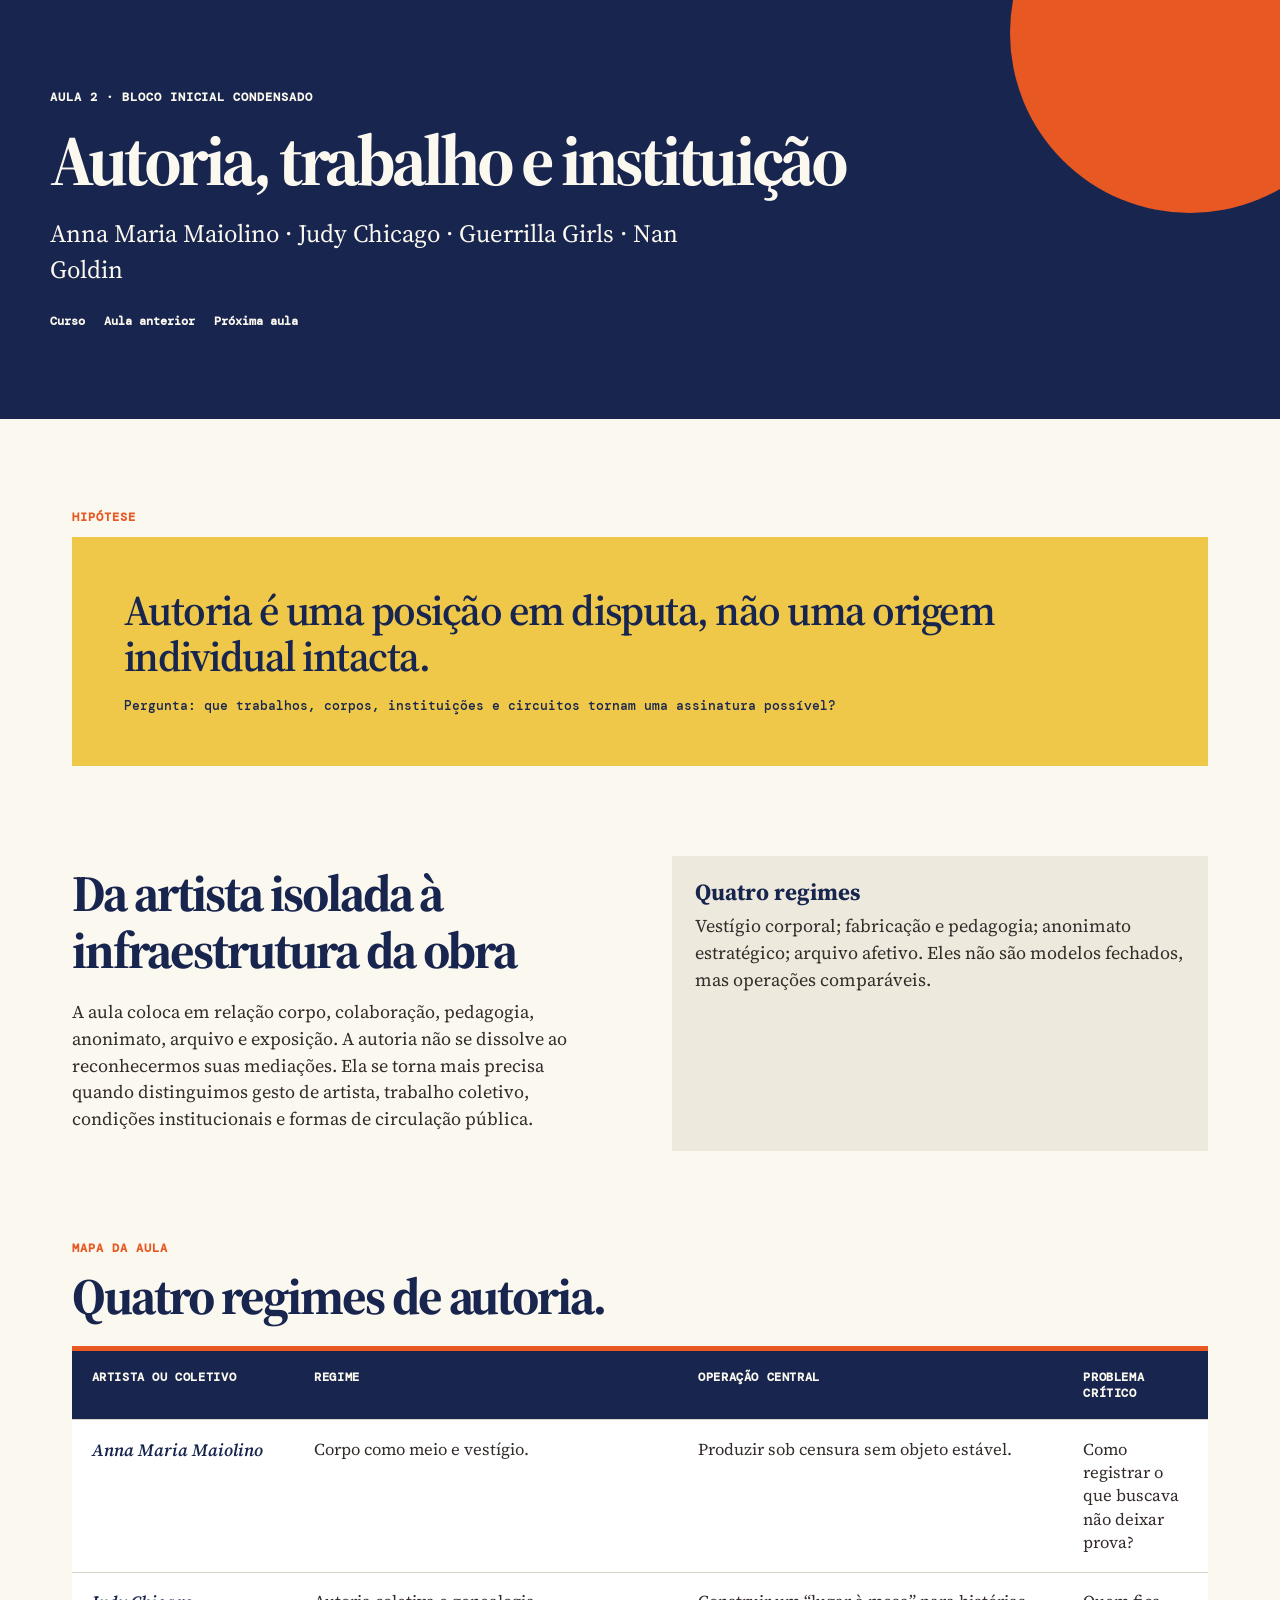
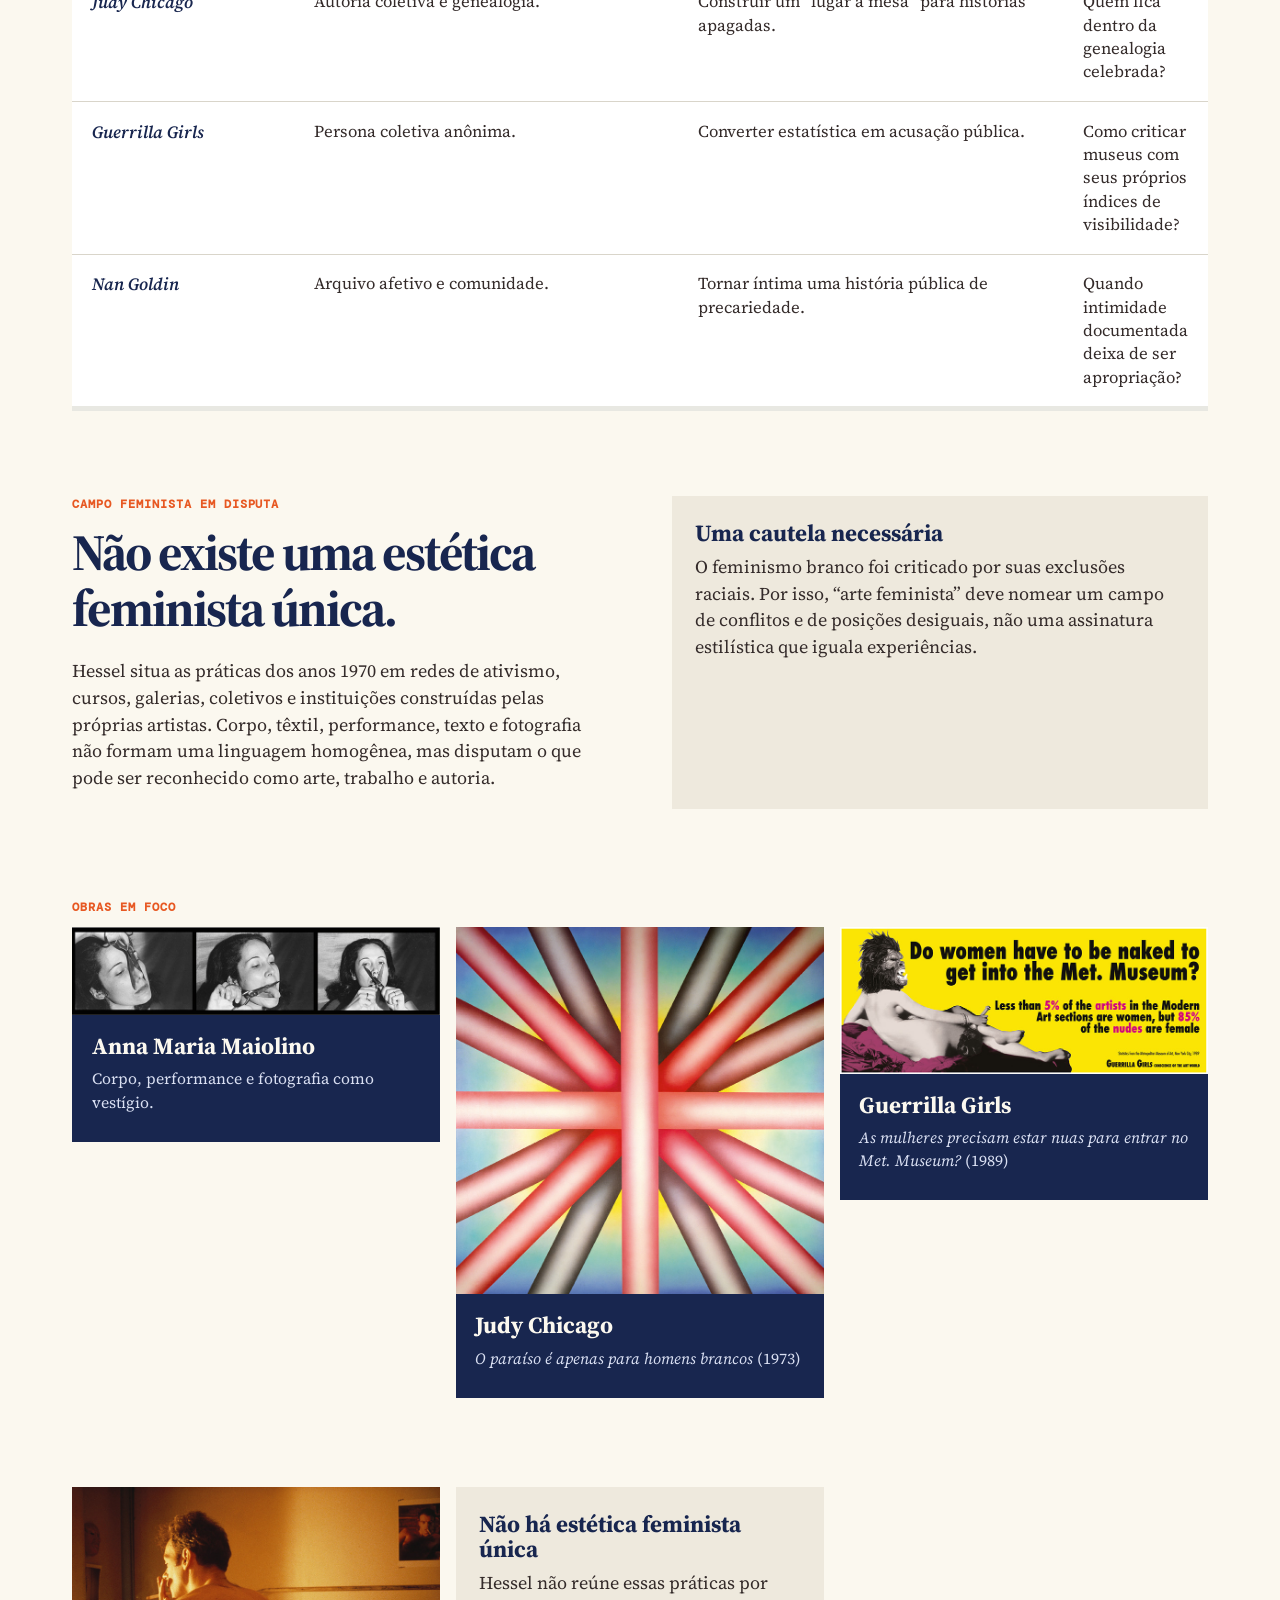
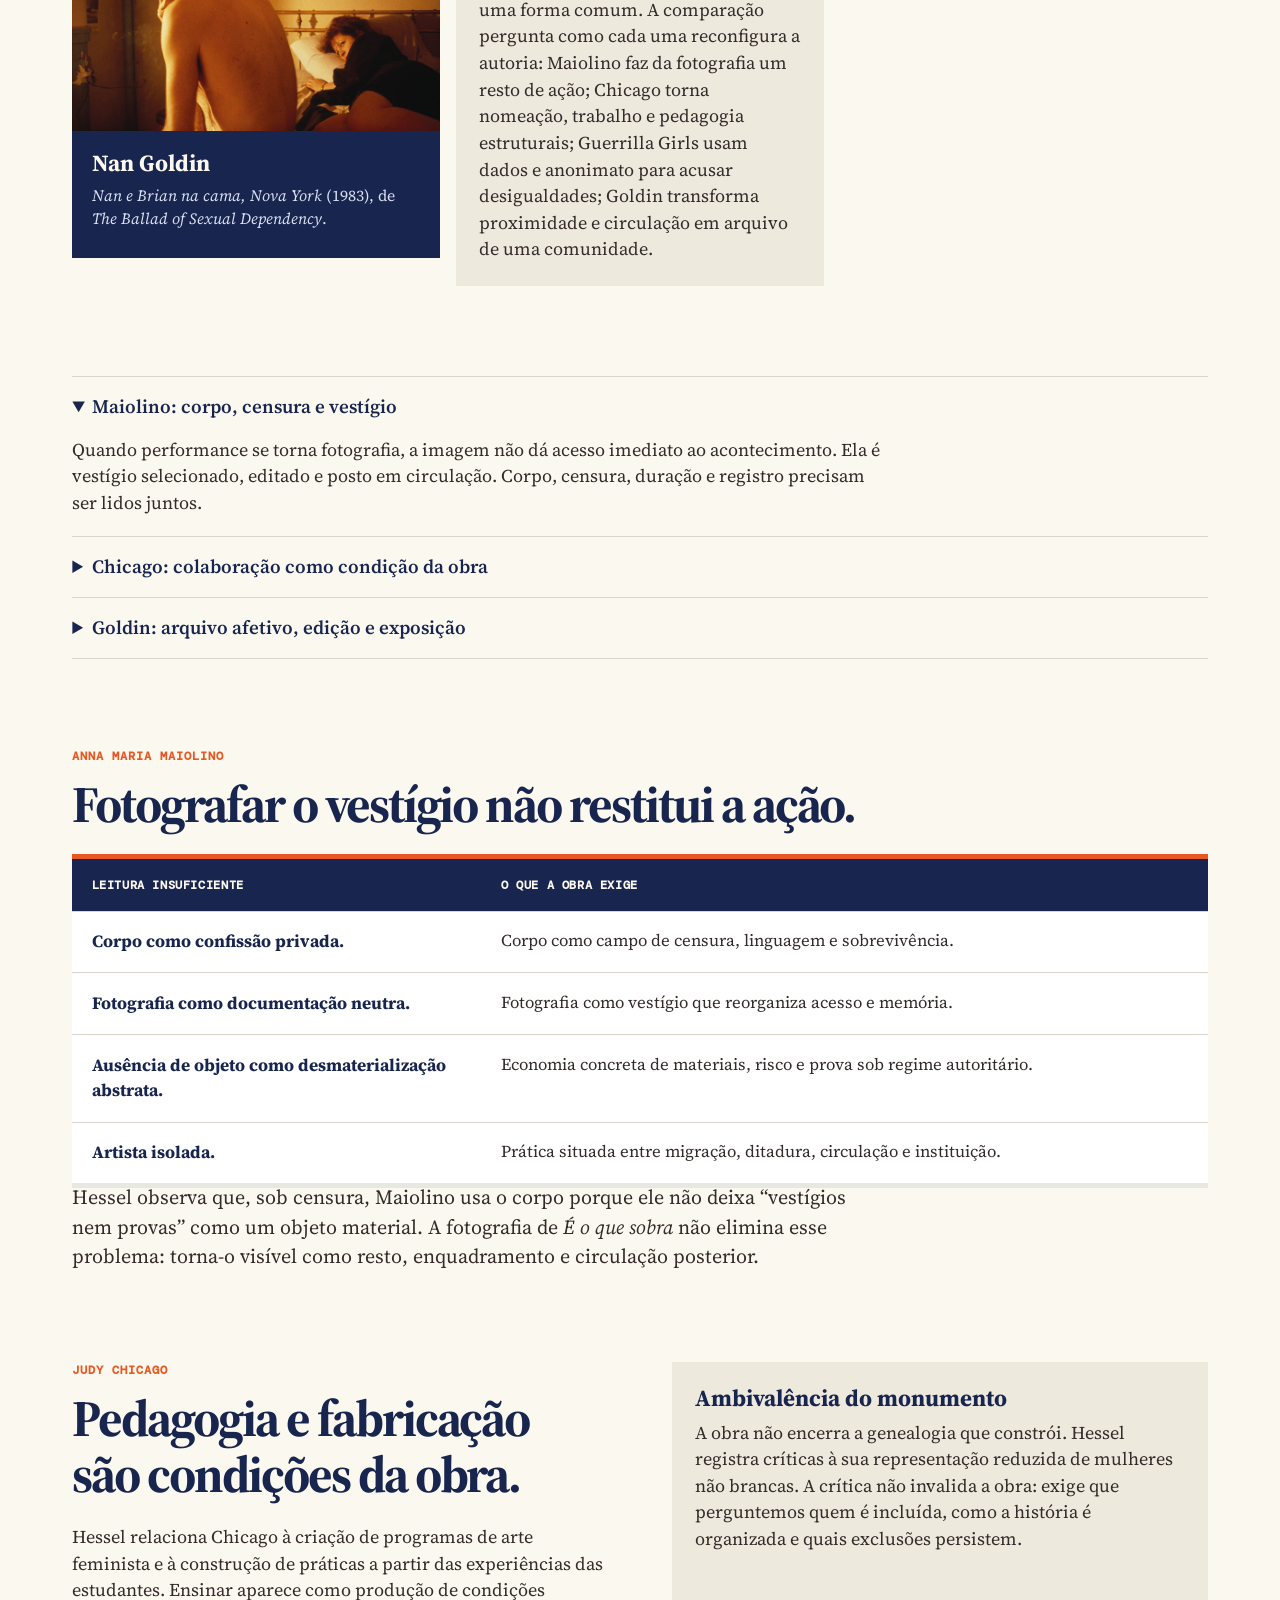
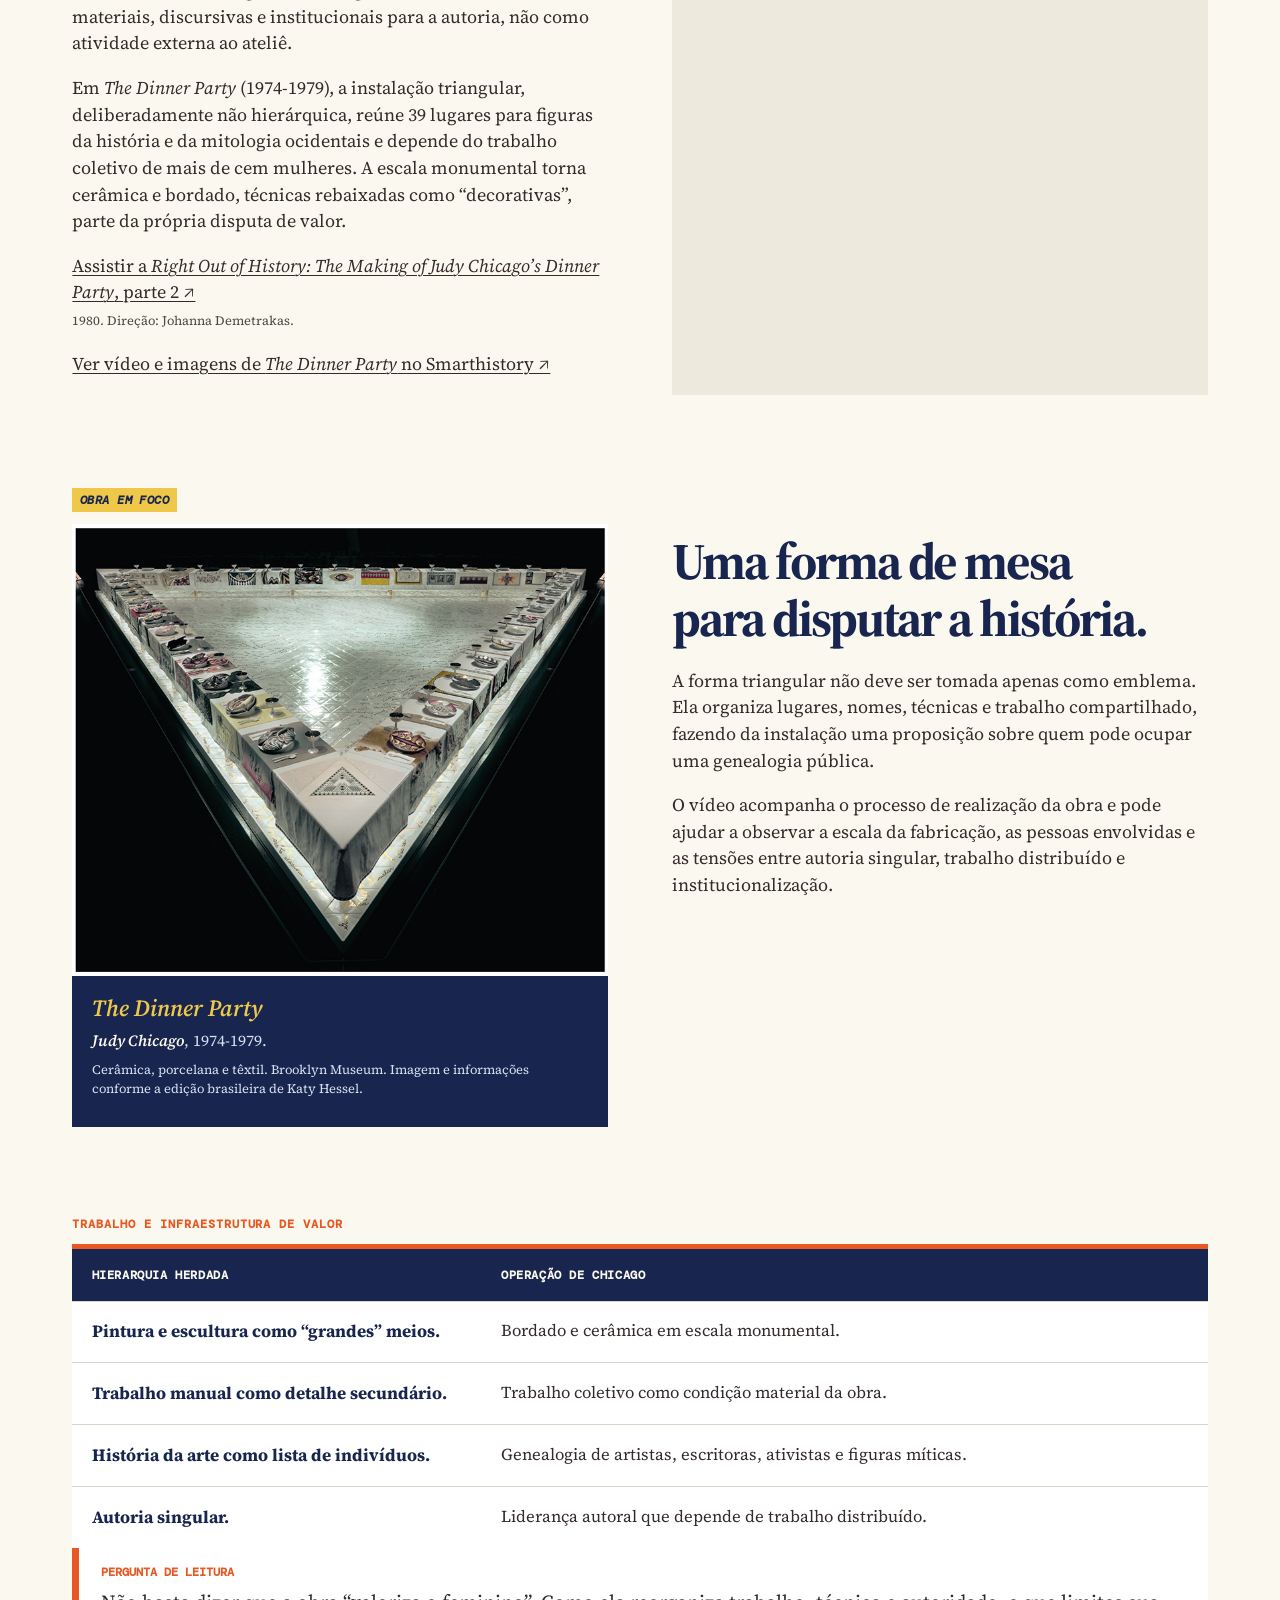
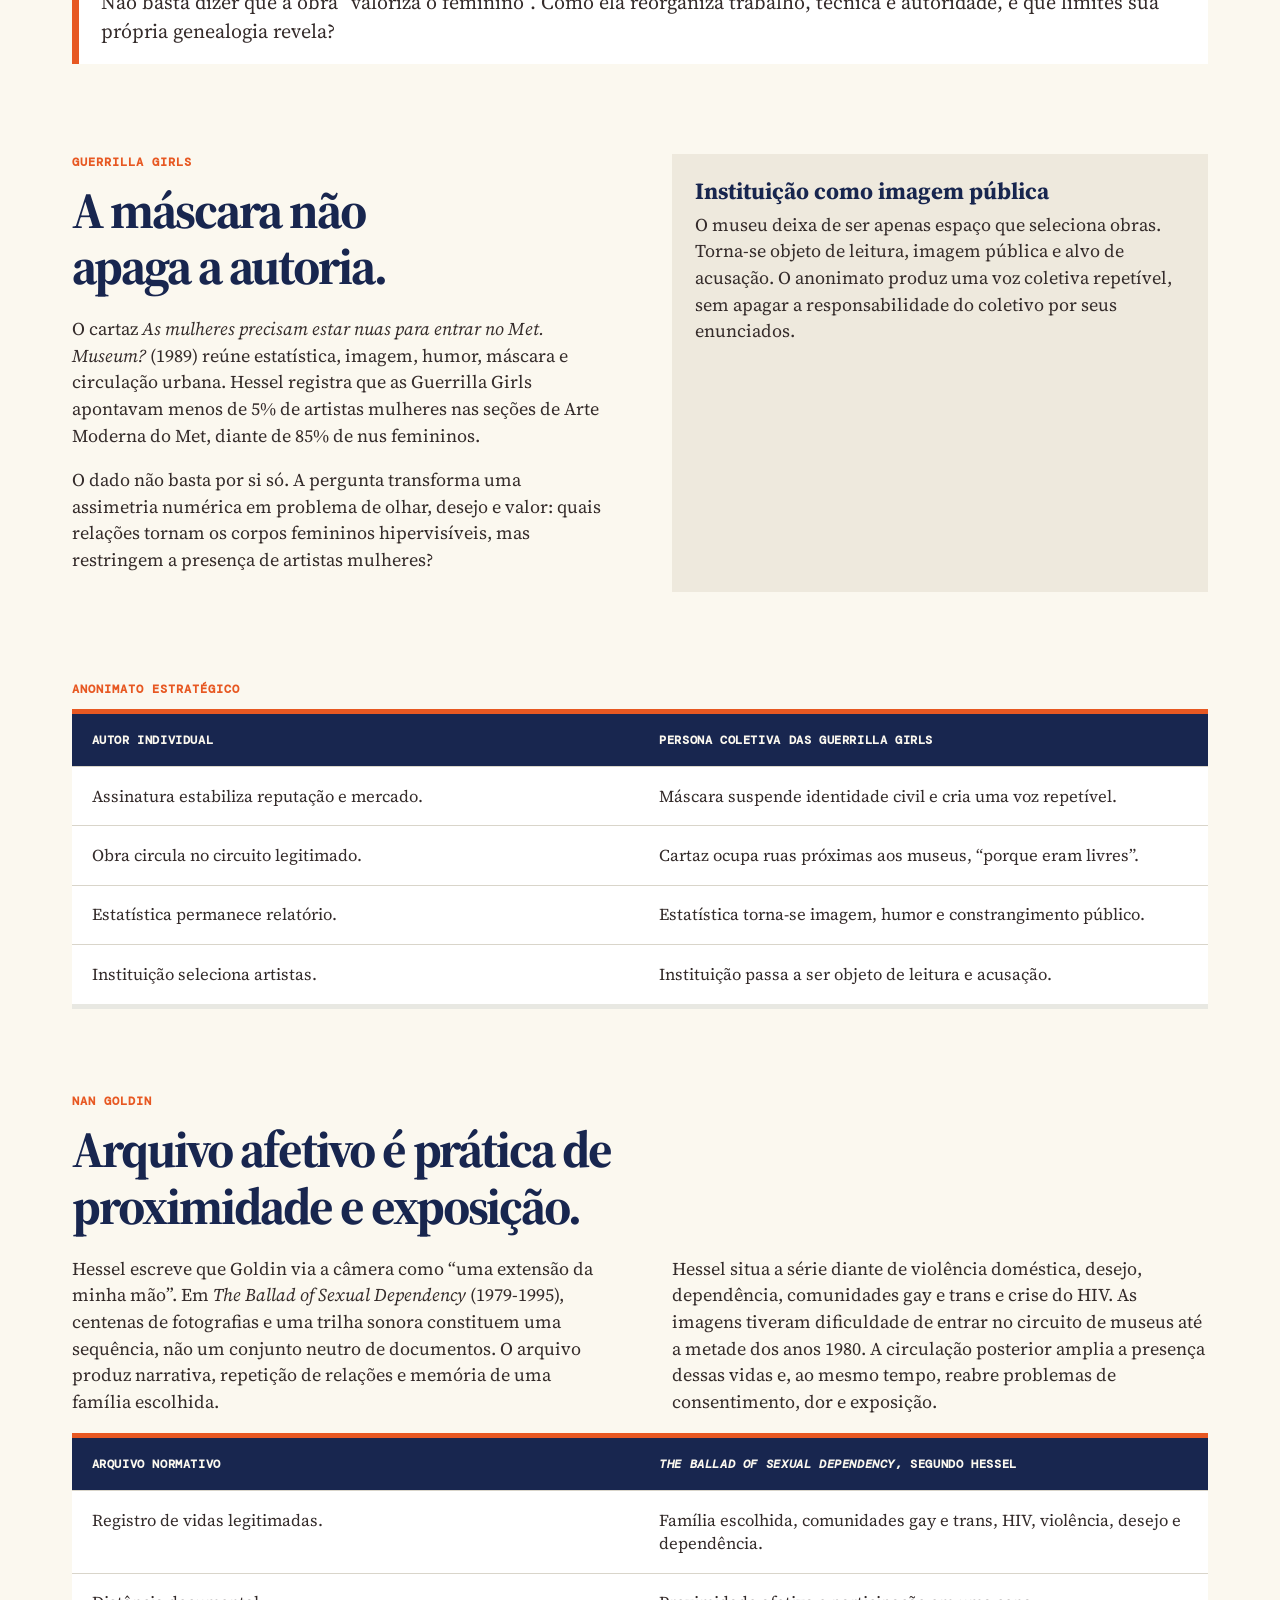
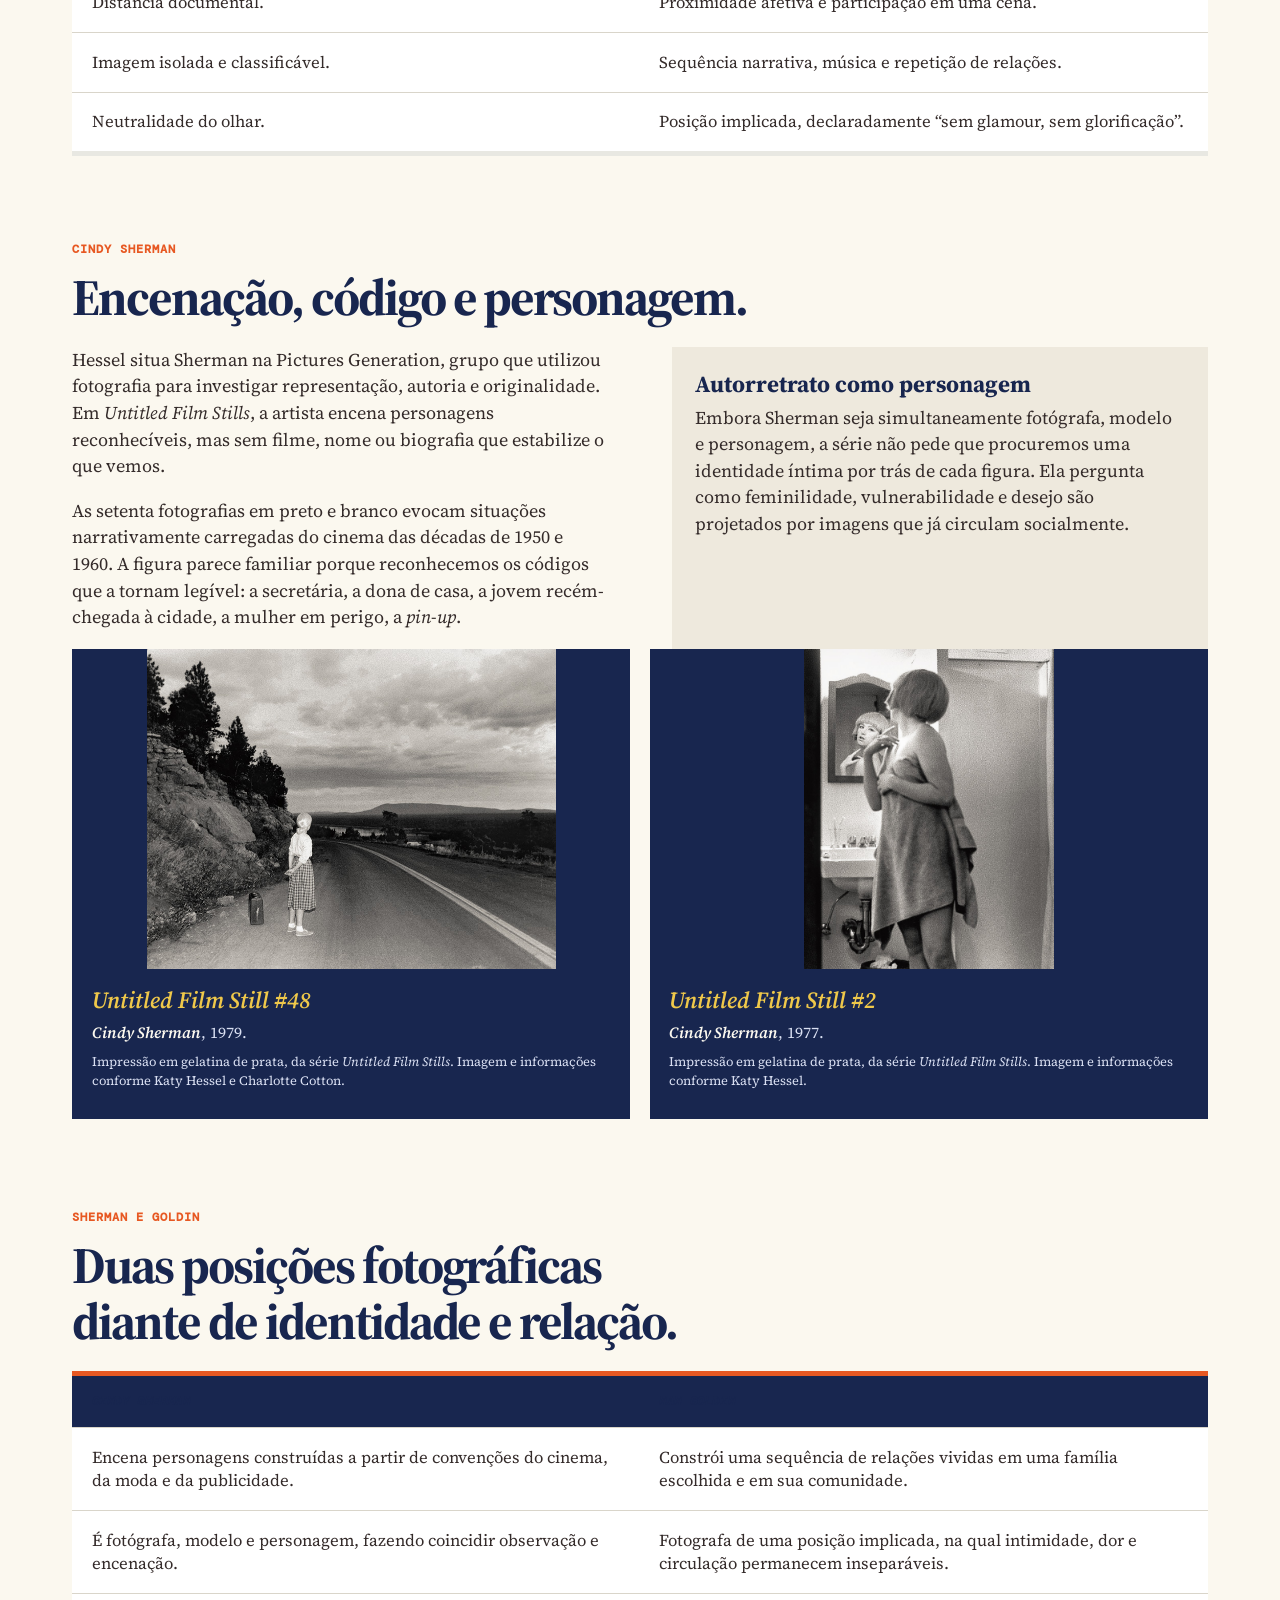
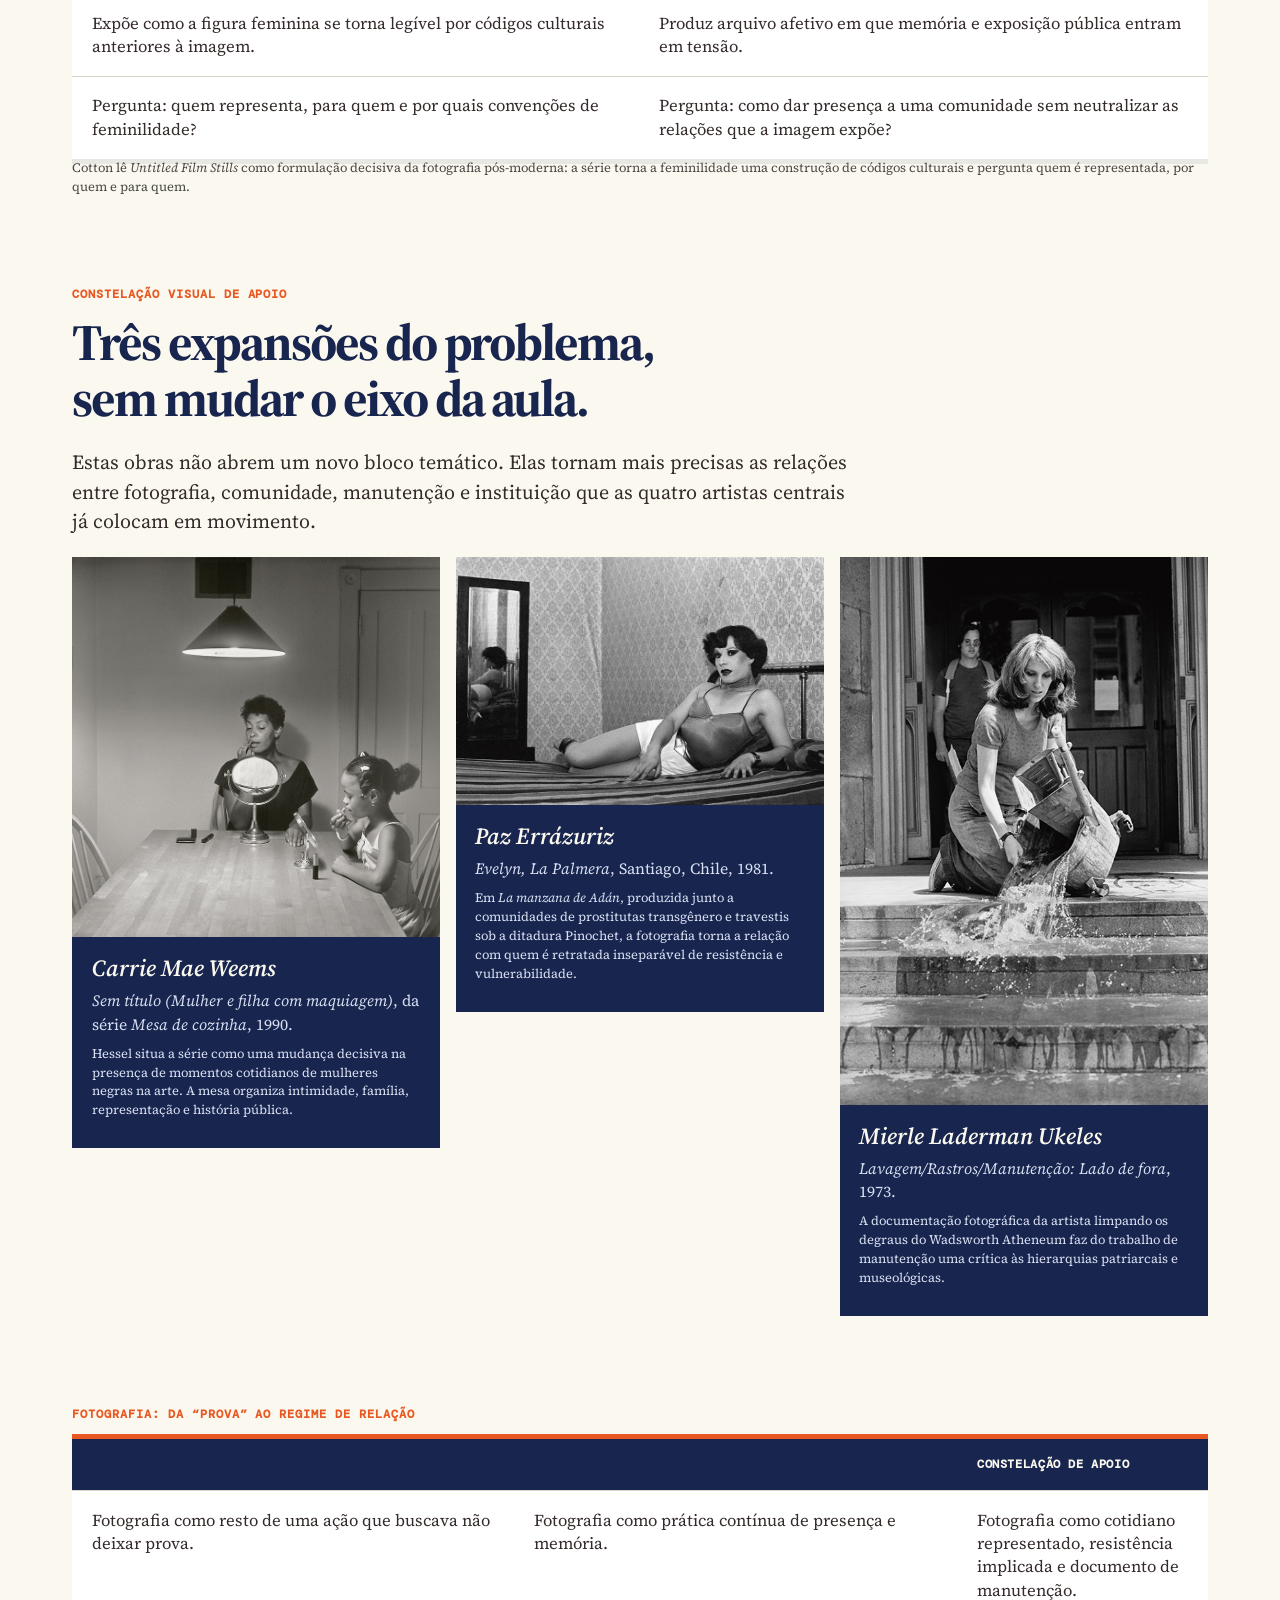
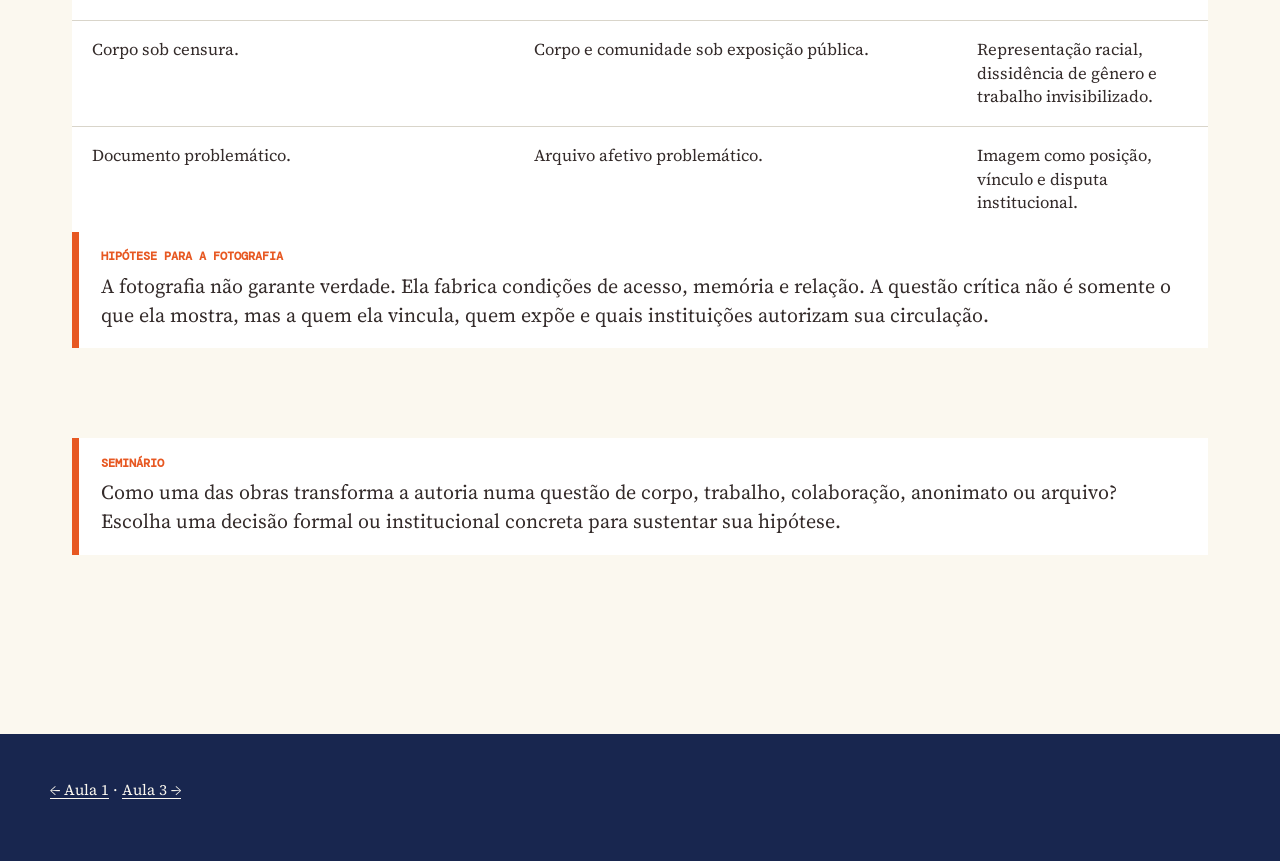
<file: aula-02.html>
<!doctype html>
<html lang="pt-BR">
  <head>
    <meta charset="utf-8" />
    <meta name="viewport" content="width=device-width, initial-scale=1" />
    <title>Aula 2 | Autoria, trabalho e instituição</title>
    <link rel="stylesheet" href="assets/styles.css" />
    <link rel="icon" type="image/png" href="assets/ico.png" />
  </head>
  <body>
    <header class="page-head">
      <p class="eyebrow">Aula 2 · Bloco inicial condensado</p>
      <h1>Autoria, trabalho e instituição</h1>
      <p class="page-intro">
        Anna Maria Maiolino · Judy Chicago · Guerrilla Girls · Nan Goldin
      </p>
      <nav>
        <a href="index.html">Curso</a><a href="aula-01.html">Aula anterior</a
        ><a href="aula-03.html">Próxima aula</a>
      </nav>
    </header>
    <main class="wrap">
      <section class="section">
        <p class="section-label">Hipótese</p>
        <div class="statement">
          Autoria é uma posição em disputa, não uma origem individual
          intacta.<small
            >Pergunta: que trabalhos, corpos, instituições e circuitos tornam
            uma assinatura possível?</small
          >
        </div>
      </section>
      <section class="section two-col">
        <div>
          <h2>Da artista isolada à infraestrutura da obra</h2>
          <p>
            A aula coloca em relação corpo, colaboração, pedagogia, anonimato,
            arquivo e exposição. A autoria não se dissolve ao reconhecermos suas
            mediações. Ela se torna mais precisa quando distinguimos gesto de
            artista, trabalho coletivo, condições institucionais e formas de
            circulação pública.
          </p>
        </div>
        <aside class="note">
          <h3>Quatro regimes</h3>
          <p>
            Vestígio corporal; fabricação e pedagogia; anonimato estratégico;
            arquivo afetivo. Eles não são modelos fechados, mas operações
            comparáveis.
          </p>
        </aside>
      </section>
      <section class="section">
        <p class="section-label">Mapa da aula</p>
        <h2>Quatro regimes de autoria.</h2>
        <div class="table-wrap">
          <table class="analysis-table">
            <thead>
              <tr>
                <th>Artista ou coletivo</th>
                <th>Regime</th>
                <th>Operação central</th>
                <th>Problema crítico</th>
              </tr>
            </thead>
            <tbody>
              <tr>
                <th><span class="artist">Anna Maria Maiolino</span></th>
                <td>Corpo como meio e vestígio.</td>
                <td>Produzir sob censura sem objeto estável.</td>
                <td>Como registrar o que buscava não deixar prova?</td>
              </tr>
              <tr>
                <th><span class="artist">Judy Chicago</span></th>
                <td>Autoria coletiva e genealogia.</td>
                <td>Construir um “lugar à mesa” para histórias apagadas.</td>
                <td>Quem fica dentro da genealogia celebrada?</td>
              </tr>
              <tr>
                <th><span class="artist">Guerrilla Girls</span></th>
                <td>Persona coletiva anônima.</td>
                <td>Converter estatística em acusação pública.</td>
                <td>
                  Como criticar museus com seus próprios índices de
                  visibilidade?
                </td>
              </tr>
              <tr>
                <th><span class="artist">Nan Goldin</span></th>
                <td>Arquivo afetivo e comunidade.</td>
                <td>Tornar íntima uma história pública de precariedade.</td>
                <td>Quando intimidade documentada deixa de ser apropriação?</td>
              </tr>
            </tbody>
          </table>
        </div>
      </section>
      <section class="section two-col">
        <div>
          <p class="section-label">Campo feminista em disputa</p>
          <h2>Não existe uma estética feminista única.</h2>
          <p>
            Hessel situa as práticas dos anos 1970 em redes de ativismo, cursos,
            galerias, coletivos e instituições construídas pelas próprias
            artistas. Corpo, têxtil, performance, texto e fotografia não formam
            uma linguagem homogênea, mas disputam o que pode ser reconhecido
            como arte, trabalho e autoria.
          </p>
        </div>
        <aside class="note">
          <h3>Uma cautela necessária</h3>
          <p>
            O feminismo branco foi criticado por suas exclusões raciais. Por
            isso, “arte feminista” deve nomear um campo de conflitos e de
            posições desiguais, não uma assinatura estilística que iguala
            experiências.
          </p>
        </aside>
      </section>
      <section class="section">
        <p class="section-label">Obras em foco</p>
        <div class="works">
          <article class="work">
            <img
              src="assets/obras/aula-02-image1.jpg"
              alt="Obra de Anna Maria Maiolino"
            />
            <div class="work-content">
              <h3>Anna Maria Maiolino</h3>
              <p>Corpo, performance e fotografia como vestígio.</p>
            </div>
          </article>
          <article class="work">
            <img
              src="assets/obras/aula-02-image2.jpg"
              alt="Obra de Judy Chicago"
            />
            <div class="work-content">
              <h3>Judy Chicago</h3>
              <p><em>O paraíso é apenas para homens brancos</em> (1973)</p>
            </div>
          </article>
          <article class="work">
            <img
              src="assets/obras/aula-02-image3.jpg"
              alt="Cartaz das Guerrilla Girls"
            />
            <div class="work-content">
              <h3>Guerrilla Girls</h3>
              <p>
                <em
                  >As mulheres precisam estar nuas para entrar no Met.
                  Museum?</em
                >
                (1989)
              </p>
            </div>
          </article>
        </div>
      </section>
      <section class="section">
        <div class="works">
          <article class="work">
            <img
              src="assets/obras/aula-02-image4.jpg"
              alt="Fotografia de Nan Goldin"
            />
            <div class="work-content">
              <h3>Nan Goldin</h3>
              <p>
                <em>Nan e Brian na cama, Nova York</em> (1983), de
                <em>The Ballad of Sexual Dependency</em>.
              </p>
            </div>
          </article>
          <div class="note">
            <h3>Não há estética feminista única</h3>
            <p>
              Hessel não reúne essas práticas por uma forma comum. A comparação
              pergunta como cada uma reconfigura a autoria: Maiolino faz da
              fotografia um resto de ação; Chicago torna nomeação, trabalho e
              pedagogia estruturais; Guerrilla Girls usam dados e anonimato para
              acusar desigualdades; Goldin transforma proximidade e circulação
              em arquivo de uma comunidade.
            </p>
          </div>
        </div>
      </section>
      <section class="section">
        <details open>
          <summary>Maiolino: corpo, censura e vestígio</summary>
          <p>
            Quando performance se torna fotografia, a imagem não dá acesso
            imediato ao acontecimento. Ela é vestígio selecionado, editado e
            posto em circulação. Corpo, censura, duração e registro precisam ser
            lidos juntos.
          </p>
        </details>
        <details>
          <summary>Chicago: colaboração como condição da obra</summary>
          <p>
            <em>The Dinner Party</em> desloca a forma, o trabalho decorativo e a
            genealogia para o centro do museu. A obra exige perguntar quem
            produz, quem assina, quais trabalhos são valorizados e como um
            monumento feminista pode continuar ambivalente.
          </p>
        </details>
        <details>
          <summary>Goldin: arquivo afetivo, edição e exposição</summary>
          <p>
            O arquivo íntimo constrói comunidade e memória, mas envolve edição,
            exposição, consentimento, vulnerabilidade e instituição. A
            fotografia não é apenas prova: organiza um regime de relação.
          </p>
        </details>
      </section>
      <section class="section">
        <p class="section-label">Anna Maria Maiolino</p>
        <h2>Fotografar o vestígio não restitui a ação.</h2>
        <div class="table-wrap">
          <table class="analysis-table">
            <thead>
              <tr>
                <th>Leitura insuficiente</th>
                <th>O que a obra exige</th>
              </tr>
            </thead>
            <tbody>
              <tr>
                <th>Corpo como confissão privada.</th>
                <td>Corpo como campo de censura, linguagem e sobrevivência.</td>
              </tr>
              <tr>
                <th>Fotografia como documentação neutra.</th>
                <td>
                  Fotografia como vestígio que reorganiza acesso e memória.
                </td>
              </tr>
              <tr>
                <th>Ausência de objeto como desmaterialização abstrata.</th>
                <td>
                  Economia concreta de materiais, risco e prova sob regime
                  autoritário.
                </td>
              </tr>
              <tr>
                <th>Artista isolada.</th>
                <td>
                  Prática situada entre migração, ditadura, circulação e
                  instituição.
                </td>
              </tr>
            </tbody>
          </table>
        </div>
        <p class="lede">
          Hessel observa que, sob censura, Maiolino usa o corpo porque ele não
          deixa “vestígios nem provas” como um objeto material. A fotografia de
          <em>É o que sobra</em> não elimina esse problema: torna-o visível como
          resto, enquadramento e circulação posterior.
        </p>
      </section>
      <section class="section two-col">
        <div>
          <p class="section-label">Judy Chicago</p>
          <h2>Pedagogia e fabricação são condições da obra.</h2>
          <p>
            Hessel relaciona Chicago à criação de programas de arte feminista e
            à construção de práticas a partir das experiências das estudantes.
            Ensinar aparece como produção de condições materiais, discursivas e
            institucionais para a autoria, não como atividade externa ao ateliê.
          </p>
          <p>
            Em <em>The Dinner Party</em> (1974-1979), a instalação triangular,
            deliberadamente não hierárquica, reúne 39 lugares para figuras da
            história e da mitologia ocidentais e depende do trabalho coletivo de
            mais de cem mulheres. A escala monumental torna cerâmica e bordado,
            técnicas rebaixadas como “decorativas”, parte da própria disputa de
            valor.
          </p>
          <p>
            <a
              href="https://archive.org/details/rightoutofhistorythemakingofjudychicagosdinnerparty/rightoutofhistorythemakingofjudychicagosdinnerpartypart2.mov"
              target="_blank"
              rel="noopener"
              >Assistir a
              <em
                >Right Out of History: The Making of Judy Chicago’s Dinner
                Party</em
              >, parte 2 ↗</a
            ><br /><span class="credit"
              >1980. Direção: Johanna Demetrakas.</span
            >
          </p>
          <p>
            <a
              href="https://smarthistory.org/judy-chicago-the-dinner-party/"
              target="_blank"
              rel="noopener"
              >Ver vídeo e imagens de <em>The Dinner Party</em> no Smarthistory
              ↗</a
            >
          </p>
        </div>
        <aside class="note">
          <h3>Ambivalência do monumento</h3>
          <p>
            A obra não encerra a genealogia que constrói. Hessel registra
            críticas à sua representação reduzida de mulheres não brancas. A
            crítica não invalida a obra: exige que perguntemos quem é incluída,
            como a história é organizada e quais exclusões persistem.
          </p>
        </aside>
      </section>
      <section class="section">
        <p class="section-label">Obra em foco</p>
        <div class="two-col">
          <article class="work">
            <img
              src="assets/obras/aula-02-the-dinner-party.jpg"
              alt="Judy Chicago, The Dinner Party"
            />
            <div class="work-content">
              <h3><em>The Dinner Party</em></h3>
              <p><span class="artist">Judy Chicago</span>, 1974-1979.</p>
              <p class="credit">
                Cerâmica, porcelana e têxtil. Brooklyn Museum. Imagem e
                informações conforme a edição brasileira de Katy Hessel.
              </p>
            </div>
          </article>
          <div>
            <h2>Uma forma de mesa para disputar a história.</h2>
            <p>
              A forma triangular não deve ser tomada apenas como emblema. Ela
              organiza lugares, nomes, técnicas e trabalho compartilhado,
              fazendo da instalação uma proposição sobre quem pode ocupar uma
              genealogia pública.
            </p>
            <p>
              O vídeo acompanha o processo de realização da obra e pode ajudar a
              observar a escala da fabricação, as pessoas envolvidas e as
              tensões entre autoria singular, trabalho distribuído e
              institucionalização.
            </p>
          </div>
        </div>
      </section>
      <section class="section">
        <p class="section-label">Trabalho e infraestrutura de valor</p>
        <div class="table-wrap">
          <table class="analysis-table">
            <thead>
              <tr>
                <th>Hierarquia herdada</th>
                <th>Operação de Chicago</th>
              </tr>
            </thead>
            <tbody>
              <tr>
                <th>Pintura e escultura como “grandes” meios.</th>
                <td>Bordado e cerâmica em escala monumental.</td>
              </tr>
              <tr>
                <th>Trabalho manual como detalhe secundário.</th>
                <td>Trabalho coletivo como condição material da obra.</td>
              </tr>
              <tr>
                <th>História da arte como lista de indivíduos.</th>
                <td>
                  Genealogia de artistas, escritoras, ativistas e figuras
                  míticas.
                </td>
              </tr>
              <tr>
                <th>Autoria singular.</th>
                <td>Liderança autoral que depende de trabalho distribuído.</td>
              </tr>
            </tbody>
          </table>
        </div>
        <div class="question">
          <strong>Pergunta de leitura</strong>Não basta dizer que a obra
          “valoriza o feminino”. Como ela reorganiza trabalho, técnica e
          autoridade, e que limites sua própria genealogia revela?
        </div>
      </section>
      <section class="section two-col">
        <div>
          <p class="section-label">Guerrilla Girls</p>
          <h2>A máscara não apaga a autoria.</h2>
          <p>
            O cartaz
            <em>As mulheres precisam estar nuas para entrar no Met. Museum?</em>
            (1989) reúne estatística, imagem, humor, máscara e circulação
            urbana. Hessel registra que as Guerrilla Girls apontavam menos de 5%
            de artistas mulheres nas seções de Arte Moderna do Met, diante de
            85% de nus femininos.
          </p>
          <p>
            O dado não basta por si só. A pergunta transforma uma assimetria
            numérica em problema de olhar, desejo e valor: quais relações tornam
            os corpos femininos hipervisíveis, mas restringem a presença de
            artistas mulheres?
          </p>
        </div>
        <aside class="note">
          <h3>Instituição como imagem pública</h3>
          <p>
            O museu deixa de ser apenas espaço que seleciona obras. Torna-se
            objeto de leitura, imagem pública e alvo de acusação. O anonimato
            produz uma voz coletiva repetível, sem apagar a responsabilidade do
            coletivo por seus enunciados.
          </p>
        </aside>
      </section>
      <section class="section">
        <p class="section-label">Anonimato estratégico</p>
        <div class="table-wrap">
          <table class="analysis-table">
            <thead>
              <tr>
                <th>Autor individual</th>
                <th>Persona coletiva das Guerrilla Girls</th>
              </tr>
            </thead>
            <tbody>
              <tr>
                <td>Assinatura estabiliza reputação e mercado.</td>
                <td>
                  Máscara suspende identidade civil e cria uma voz repetível.
                </td>
              </tr>
              <tr>
                <td>Obra circula no circuito legitimado.</td>
                <td>
                  Cartaz ocupa ruas próximas aos museus, “porque eram livres”.
                </td>
              </tr>
              <tr>
                <td>Estatística permanece relatório.</td>
                <td>
                  Estatística torna-se imagem, humor e constrangimento público.
                </td>
              </tr>
              <tr>
                <td>Instituição seleciona artistas.</td>
                <td>Instituição passa a ser objeto de leitura e acusação.</td>
              </tr>
            </tbody>
          </table>
        </div>
      </section>
      <section class="section">
        <p class="section-label">Nan Goldin</p>
        <h2>Arquivo afetivo é prática de proximidade e exposição.</h2>
        <div class="two-col">
          <p>
            Hessel escreve que Goldin via a câmera como “uma extensão da minha
            mão”. Em <em>The Ballad of Sexual Dependency</em> (1979-1995),
            centenas de fotografias e uma trilha sonora constituem uma
            sequência, não um conjunto neutro de documentos. O arquivo produz
            narrativa, repetição de relações e memória de uma família escolhida.
          </p>
          <p>
            Hessel situa a série diante de violência doméstica, desejo,
            dependência, comunidades gay e trans e crise do HIV. As imagens
            tiveram dificuldade de entrar no circuito de museus até a metade dos
            anos 1980. A circulação posterior amplia a presença dessas vidas e,
            ao mesmo tempo, reabre problemas de consentimento, dor e exposição.
          </p>
        </div>
        <div class="table-wrap">
          <table class="analysis-table">
            <thead>
              <tr>
                <th>Arquivo normativo</th>
                <th>
                  <em>The Ballad of Sexual Dependency</em>, segundo Hessel
                </th>
              </tr>
            </thead>
            <tbody>
              <tr>
                <td>Registro de vidas legitimadas.</td>
                <td>
                  Família escolhida, comunidades gay e trans, HIV, violência,
                  desejo e dependência.
                </td>
              </tr>
              <tr>
                <td>Distância documental.</td>
                <td>Proximidade afetiva e participação em uma cena.</td>
              </tr>
              <tr>
                <td>Imagem isolada e classificável.</td>
                <td>Sequência narrativa, música e repetição de relações.</td>
              </tr>
              <tr>
                <td>Neutralidade do olhar.</td>
                <td>
                  Posição implicada, declaradamente “sem glamour, sem
                  glorificação”.
                </td>
              </tr>
            </tbody>
          </table>
        </div>
      </section>
      <section class="section">
        <p class="section-label">Cindy Sherman</p>
        <h2>Encenação, código e personagem.</h2>
        <div class="two-col">
          <div>
            <p>
              Hessel situa Sherman na Pictures Generation, grupo que utilizou
              fotografia para investigar representação, autoria e originalidade.
              Em <em>Untitled Film Stills</em>, a artista encena personagens
              reconhecíveis, mas sem filme, nome ou biografia que estabilize o
              que vemos.
            </p>
            <p>
              As setenta fotografias em preto e branco evocam situações
              narrativamente carregadas do cinema das décadas de 1950 e 1960. A
              figura parece familiar porque reconhecemos os códigos que a tornam
              legível: a secretária, a dona de casa, a jovem recém-chegada à
              cidade, a mulher em perigo, a <em>pin-up</em>.
            </p>
          </div>
          <aside class="note">
            <h3>Autorretrato como personagem</h3>
            <p>
              Embora Sherman seja simultaneamente fotógrafa, modelo e
              personagem, a série não pede que procuremos uma identidade íntima
              por trás de cada figura. Ela pergunta como feminilidade,
              vulnerabilidade e desejo são projetados por imagens que já
              circulam socialmente.
            </p>
          </aside>
        </div>
        <div class="constellation-works">
          <article class="work">
            <img
              src="assets/obras/aula-02-cindy-sherman-48.jpg"
              alt="Cindy Sherman, Untitled Film Still número 48"
            />
            <div class="work-content">
              <h3><em>Untitled Film Still #48</em></h3>
              <p><span class="artist">Cindy Sherman</span>, 1979.</p>
              <p class="credit">
                Impressão em gelatina de prata, da série
                <em>Untitled Film Stills</em>. Imagem e informações conforme
                Katy Hessel e Charlotte Cotton.
              </p>
            </div>
          </article>
          <article class="work">
            <img
              src="assets/obras/aula-02-cindy-sherman-2.jpg"
              alt="Cindy Sherman, Untitled Film Still número 2"
            />
            <div class="work-content">
              <h3><em>Untitled Film Still #2</em></h3>
              <p><span class="artist">Cindy Sherman</span>, 1977.</p>
              <p class="credit">
                Impressão em gelatina de prata, da série
                <em>Untitled Film Stills</em>. Imagem e informações conforme
                Katy Hessel.
              </p>
            </div>
          </article>
        </div>
      </section>
      <section class="section">
        <p class="section-label">Sherman e Goldin</p>
        <h2>Duas posições fotográficas diante de identidade e relação.</h2>
        <div class="table-wrap">
          <table class="analysis-table">
            <thead>
              <tr>
                <th><span class="artist">Cindy Sherman</span></th>
                <th><span class="artist">Nan Goldin</span></th>
              </tr>
            </thead>
            <tbody>
              <tr>
                <td>
                  Encena personagens construídas a partir de convenções do
                  cinema, da moda e da publicidade.
                </td>
                <td>
                  Constrói uma sequência de relações vividas em uma família
                  escolhida e em sua comunidade.
                </td>
              </tr>
              <tr>
                <td>
                  É fotógrafa, modelo e personagem, fazendo coincidir observação
                  e encenação.
                </td>
                <td>
                  Fotografa de uma posição implicada, na qual intimidade, dor e
                  circulação permanecem inseparáveis.
                </td>
              </tr>
              <tr>
                <td>
                  Expõe como a figura feminina se torna legível por códigos
                  culturais anteriores à imagem.
                </td>
                <td>
                  Produz arquivo afetivo em que memória e exposição pública
                  entram em tensão.
                </td>
              </tr>
              <tr>
                <td>
                  Pergunta: quem representa, para quem e por quais convenções de
                  feminilidade?
                </td>
                <td>
                  Pergunta: como dar presença a uma comunidade sem neutralizar
                  as relações que a imagem expõe?
                </td>
              </tr>
            </tbody>
          </table>
        </div>
        <p class="credit">
          Cotton lê <em>Untitled Film Stills</em> como formulação decisiva da
          fotografia pós-moderna: a série torna a feminilidade uma construção de
          códigos culturais e pergunta quem é representada, por quem e para
          quem.
        </p>
      </section>
      <section class="section">
        <p class="section-label">Constelação visual de apoio</p>
        <h2>Três expansões do problema, sem mudar o eixo da aula.</h2>
        <p class="lede">
          Estas obras não abrem um novo bloco temático. Elas tornam mais
          precisas as relações entre fotografia, comunidade, manutenção e
          instituição que as quatro artistas centrais já colocam em movimento.
        </p>
        <div class="works">
          <article class="work">
            <img
              src="assets/obras/aula-02-carrie-mae-weems.jpg"
              alt="Carrie Mae Weems, Sem título, Mulher e filha com maquiagem"
            />
            <div class="work-content">
              <h3><span class="artist">Carrie Mae Weems</span></h3>
              <p>
                <em>Sem título (Mulher e filha com maquiagem)</em>, da série
                <em>Mesa de cozinha</em>, 1990.
              </p>
              <p class="credit">
                Hessel situa a série como uma mudança decisiva na presença de
                momentos cotidianos de mulheres negras na arte. A mesa organiza
                intimidade, família, representação e história pública.
              </p>
            </div>
          </article>
          <article class="work">
            <img
              src="assets/obras/aula-02-paz-errazuriz.jpg"
              alt="Paz Errázuriz, Evelyn, La Palmera"
            />
            <div class="work-content">
              <h3><span class="artist">Paz Errázuriz</span></h3>
              <p><em>Evelyn, La Palmera</em>, Santiago, Chile, 1981.</p>
              <p class="credit">
                Em <em>La manzana de Adán</em>, produzida junto a comunidades de
                prostitutas transgênero e travestis sob a ditadura Pinochet, a
                fotografia torna a relação com quem é retratada inseparável de
                resistência e vulnerabilidade.
              </p>
            </div>
          </article>
          <article class="work">
            <img
              src="assets/obras/aula-02-mierle-ukeles.jpg"
              alt="Mierle Laderman Ukeles, Lavagem Rastros Manutenção"
            />
            <div class="work-content">
              <h3><span class="artist">Mierle Laderman Ukeles</span></h3>
              <p><em>Lavagem/Rastros/Manutenção: Lado de fora</em>, 1973.</p>
              <p class="credit">
                A documentação fotográfica da artista limpando os degraus do
                Wadsworth Atheneum faz do trabalho de manutenção uma crítica às
                hierarquias patriarcais e museológicas.
              </p>
            </div>
          </article>
        </div>
      </section>
      <section class="section">
        <p class="section-label">Fotografia: da “prova” ao regime de relação</p>
        <div class="table-wrap">
          <table class="analysis-table">
            <thead>
              <tr>
                <th><span class="artist">Anna Maria Maiolino</span></th>
                <th><span class="artist">Nan Goldin</span></th>
                <th>Constelação de apoio</th>
              </tr>
            </thead>
            <tbody>
              <tr>
                <td>
                  Fotografia como resto de uma ação que buscava não deixar
                  prova.
                </td>
                <td>Fotografia como prática contínua de presença e memória.</td>
                <td>
                  Fotografia como cotidiano representado, resistência implicada
                  e documento de manutenção.
                </td>
              </tr>
              <tr>
                <td>Corpo sob censura.</td>
                <td>Corpo e comunidade sob exposição pública.</td>
                <td>
                  Representação racial, dissidência de gênero e trabalho
                  invisibilizado.
                </td>
              </tr>
              <tr>
                <td>Documento problemático.</td>
                <td>Arquivo afetivo problemático.</td>
                <td>Imagem como posição, vínculo e disputa institucional.</td>
              </tr>
            </tbody>
          </table>
        </div>
        <div class="question">
          <strong>Hipótese para a fotografia</strong>A fotografia não garante
          verdade. Ela fabrica condições de acesso, memória e relação. A questão
          crítica não é somente o que ela mostra, mas a quem ela vincula, quem
          expõe e quais instituições autorizam sua circulação.
        </div>
      </section>
      <section class="section">
        <div class="question">
          <strong>Seminário</strong>Como uma das obras transforma a autoria numa
          questão de corpo, trabalho, colaboração, anonimato ou arquivo? Escolha
          uma decisão formal ou institucional concreta para sustentar sua
          hipótese.
        </div>
      </section>
    </main>
    <footer>
      <p>
        <a href="aula-01.html">← Aula 1</a> ·
        <a href="aula-03.html">Aula 3 →</a>
      </p>
    </footer>
  </body>
</html>
</file>
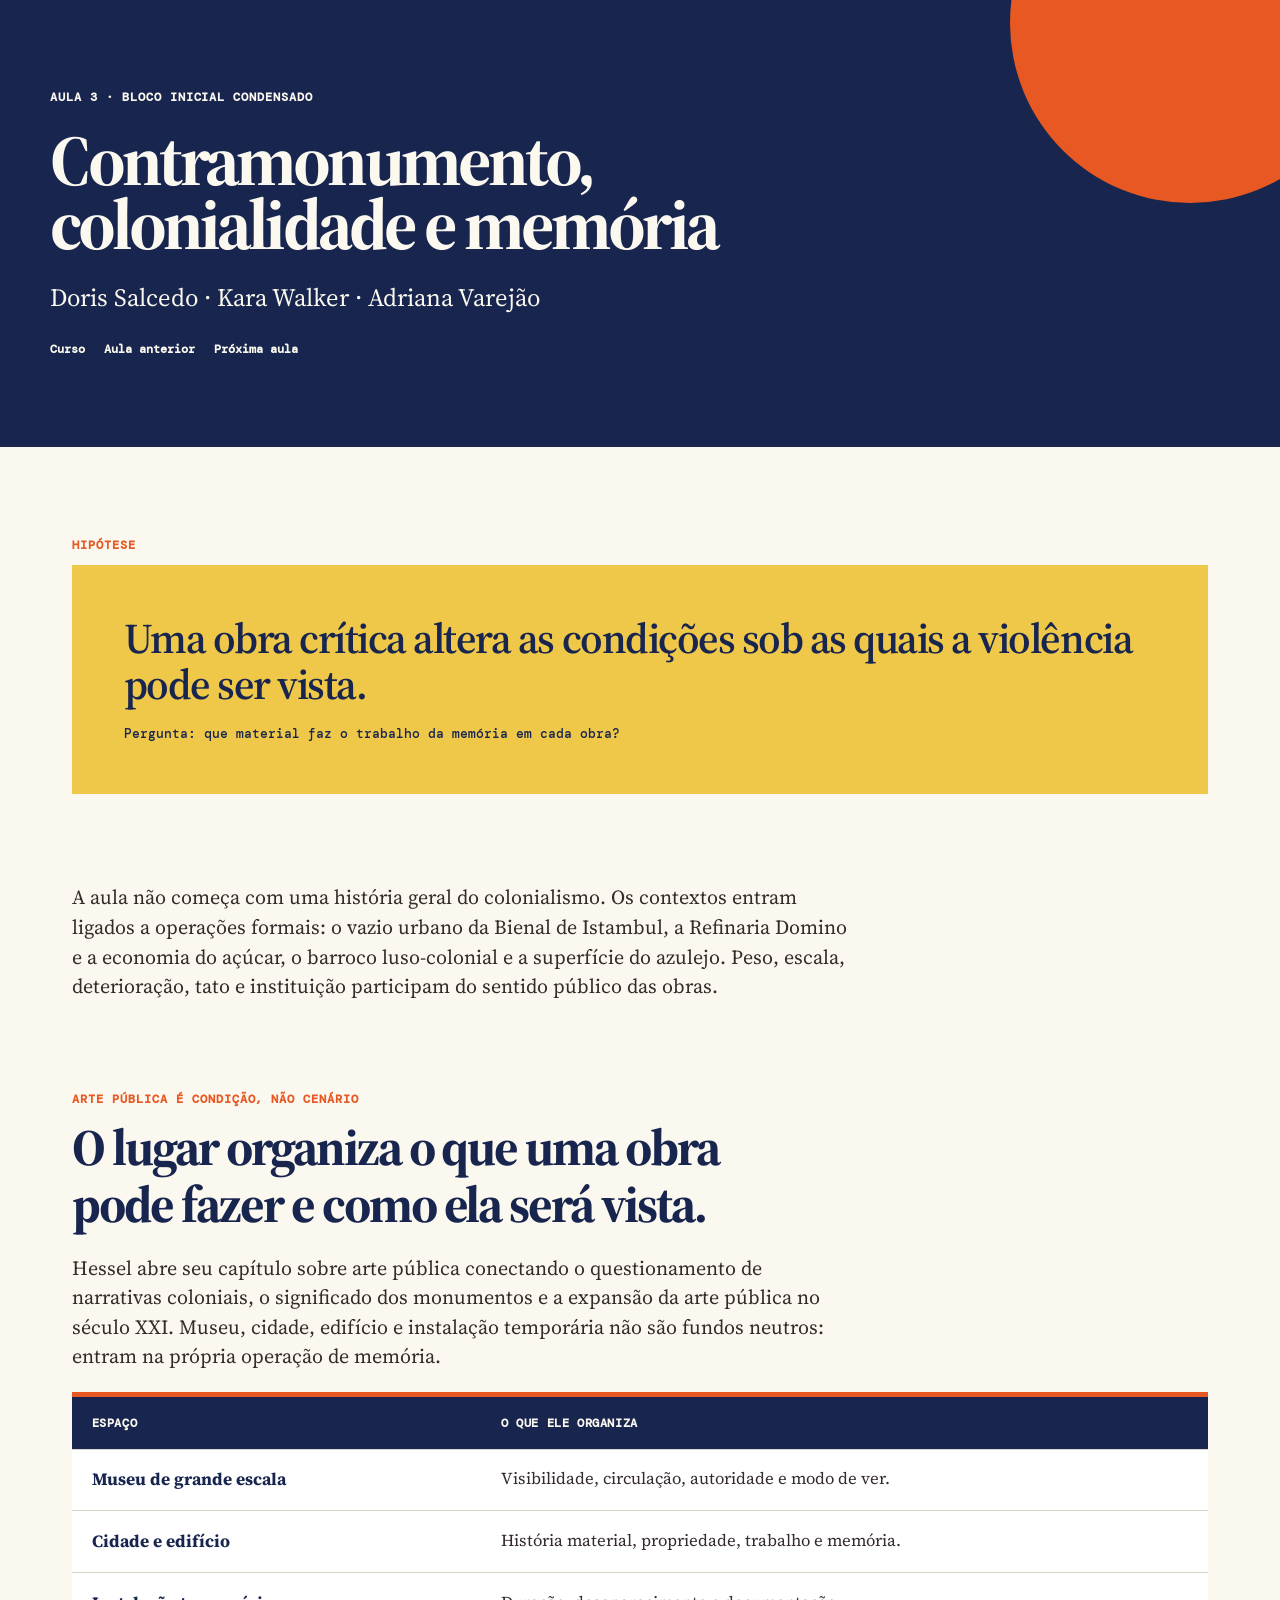
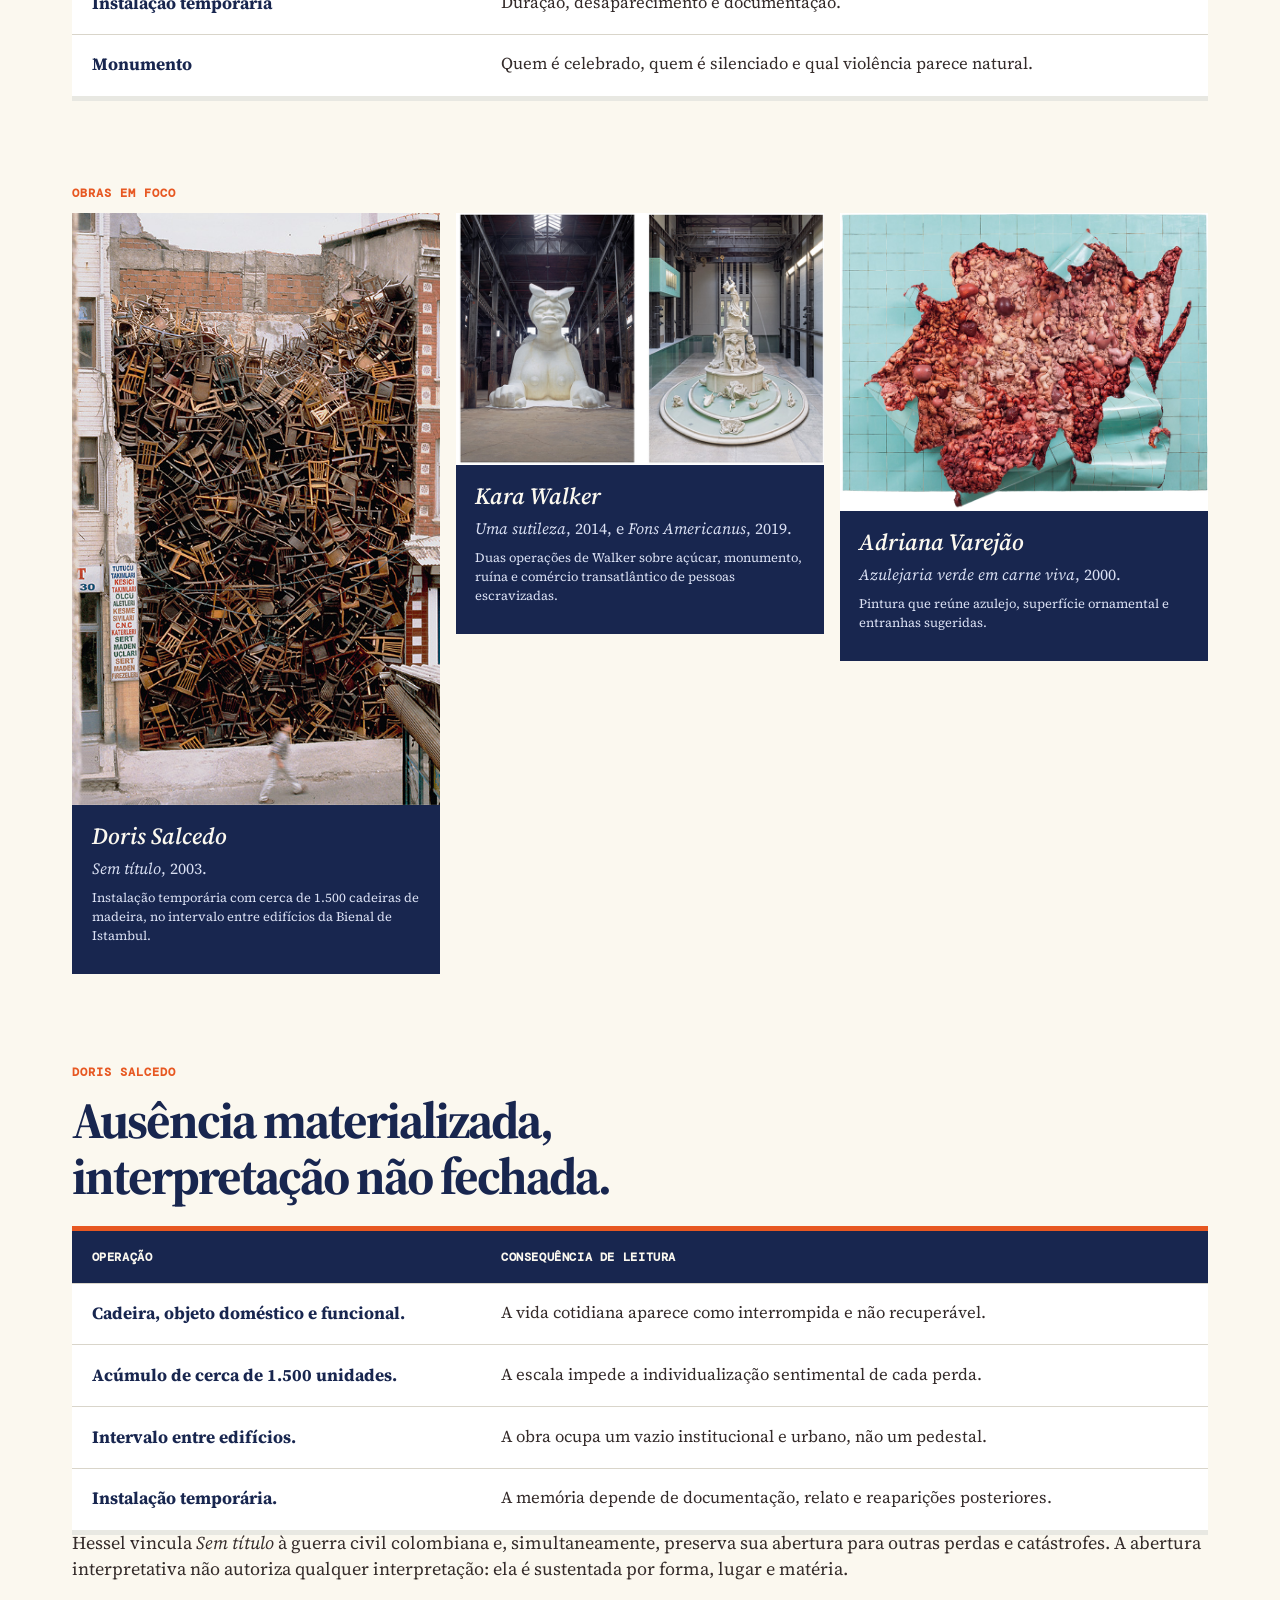
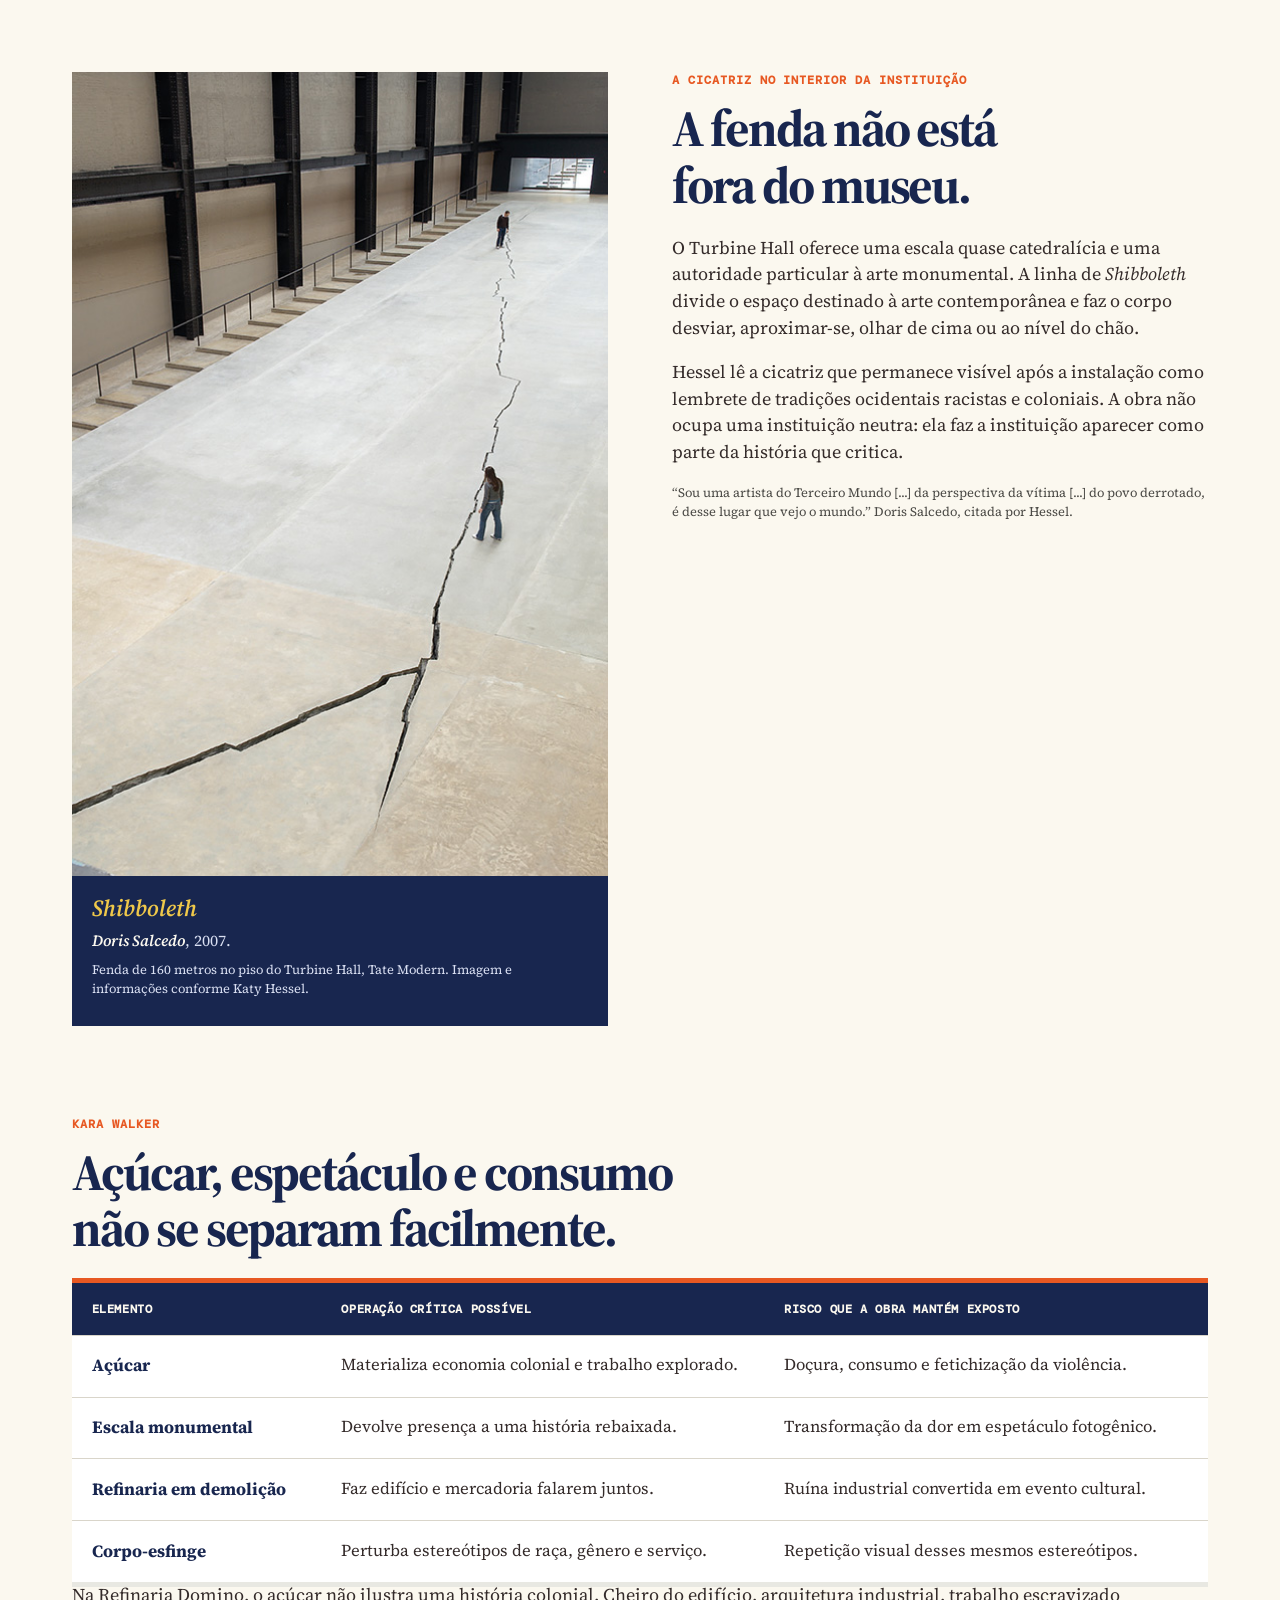
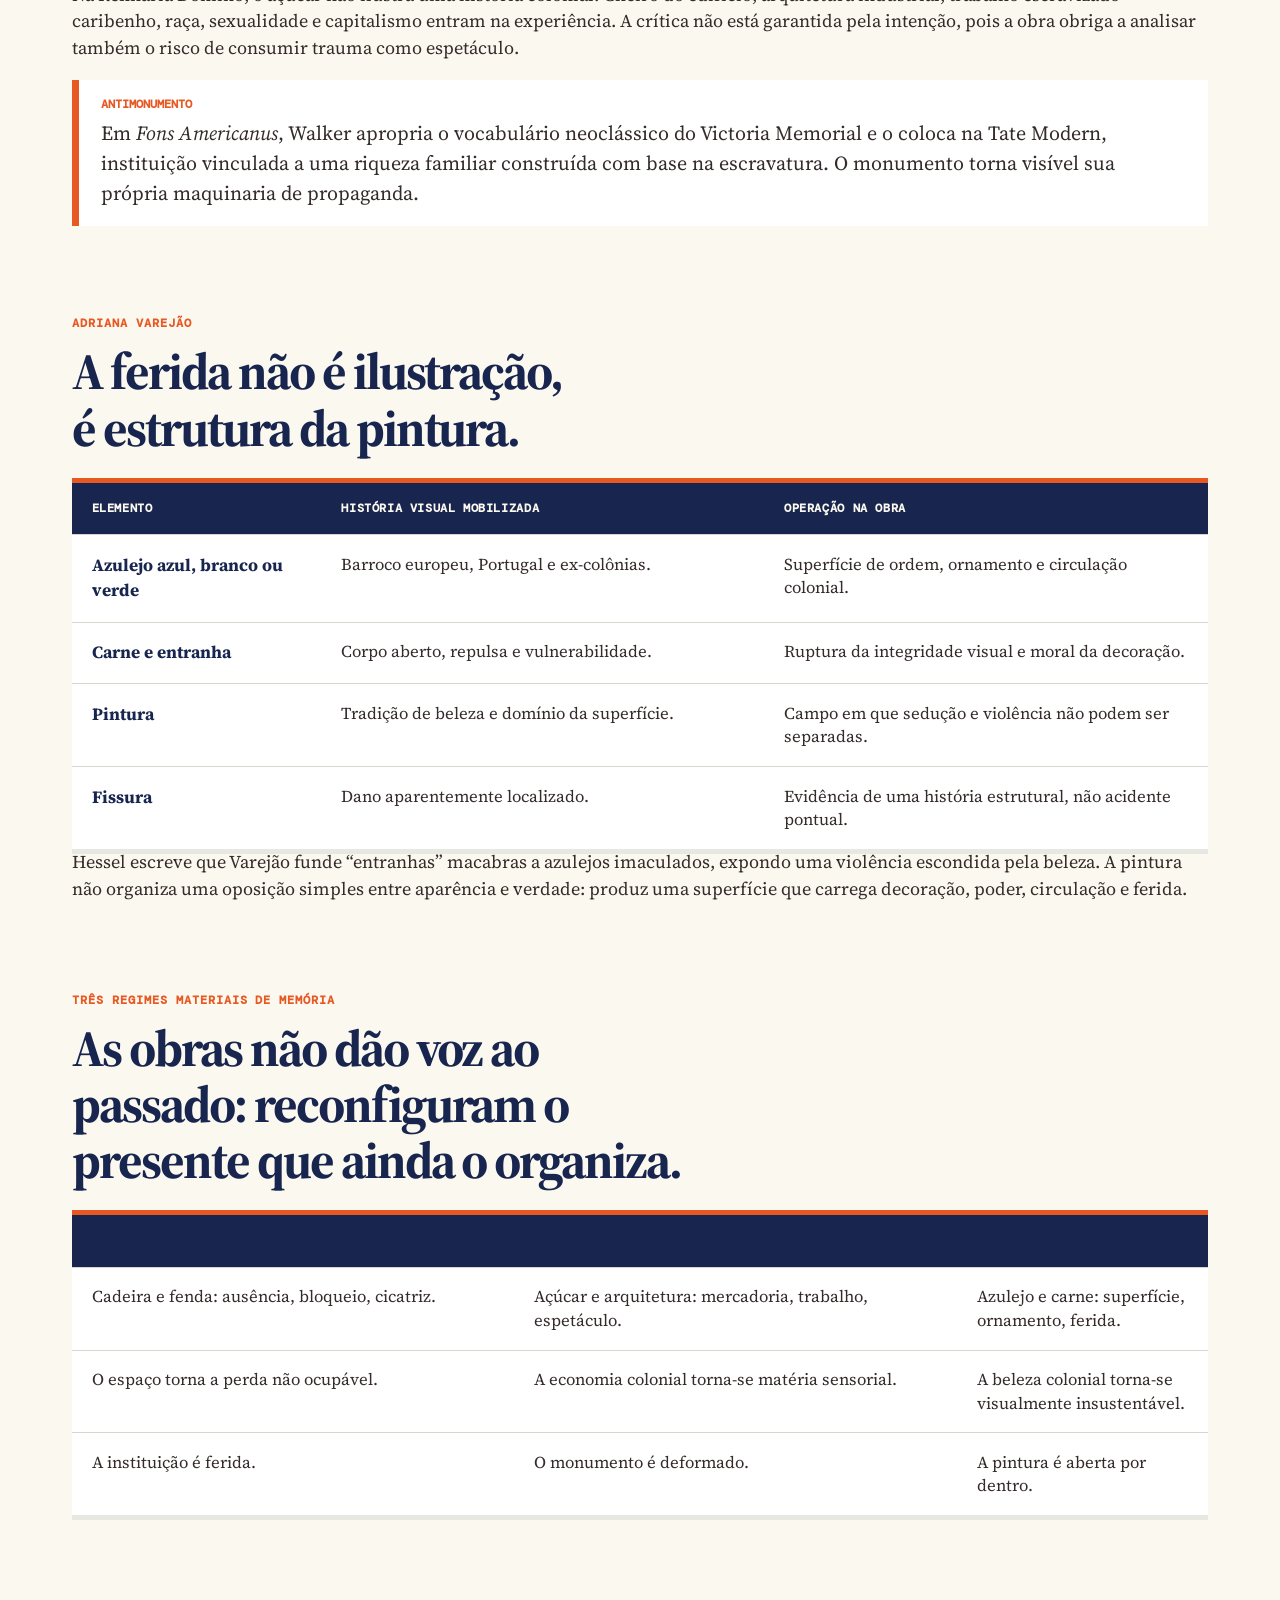
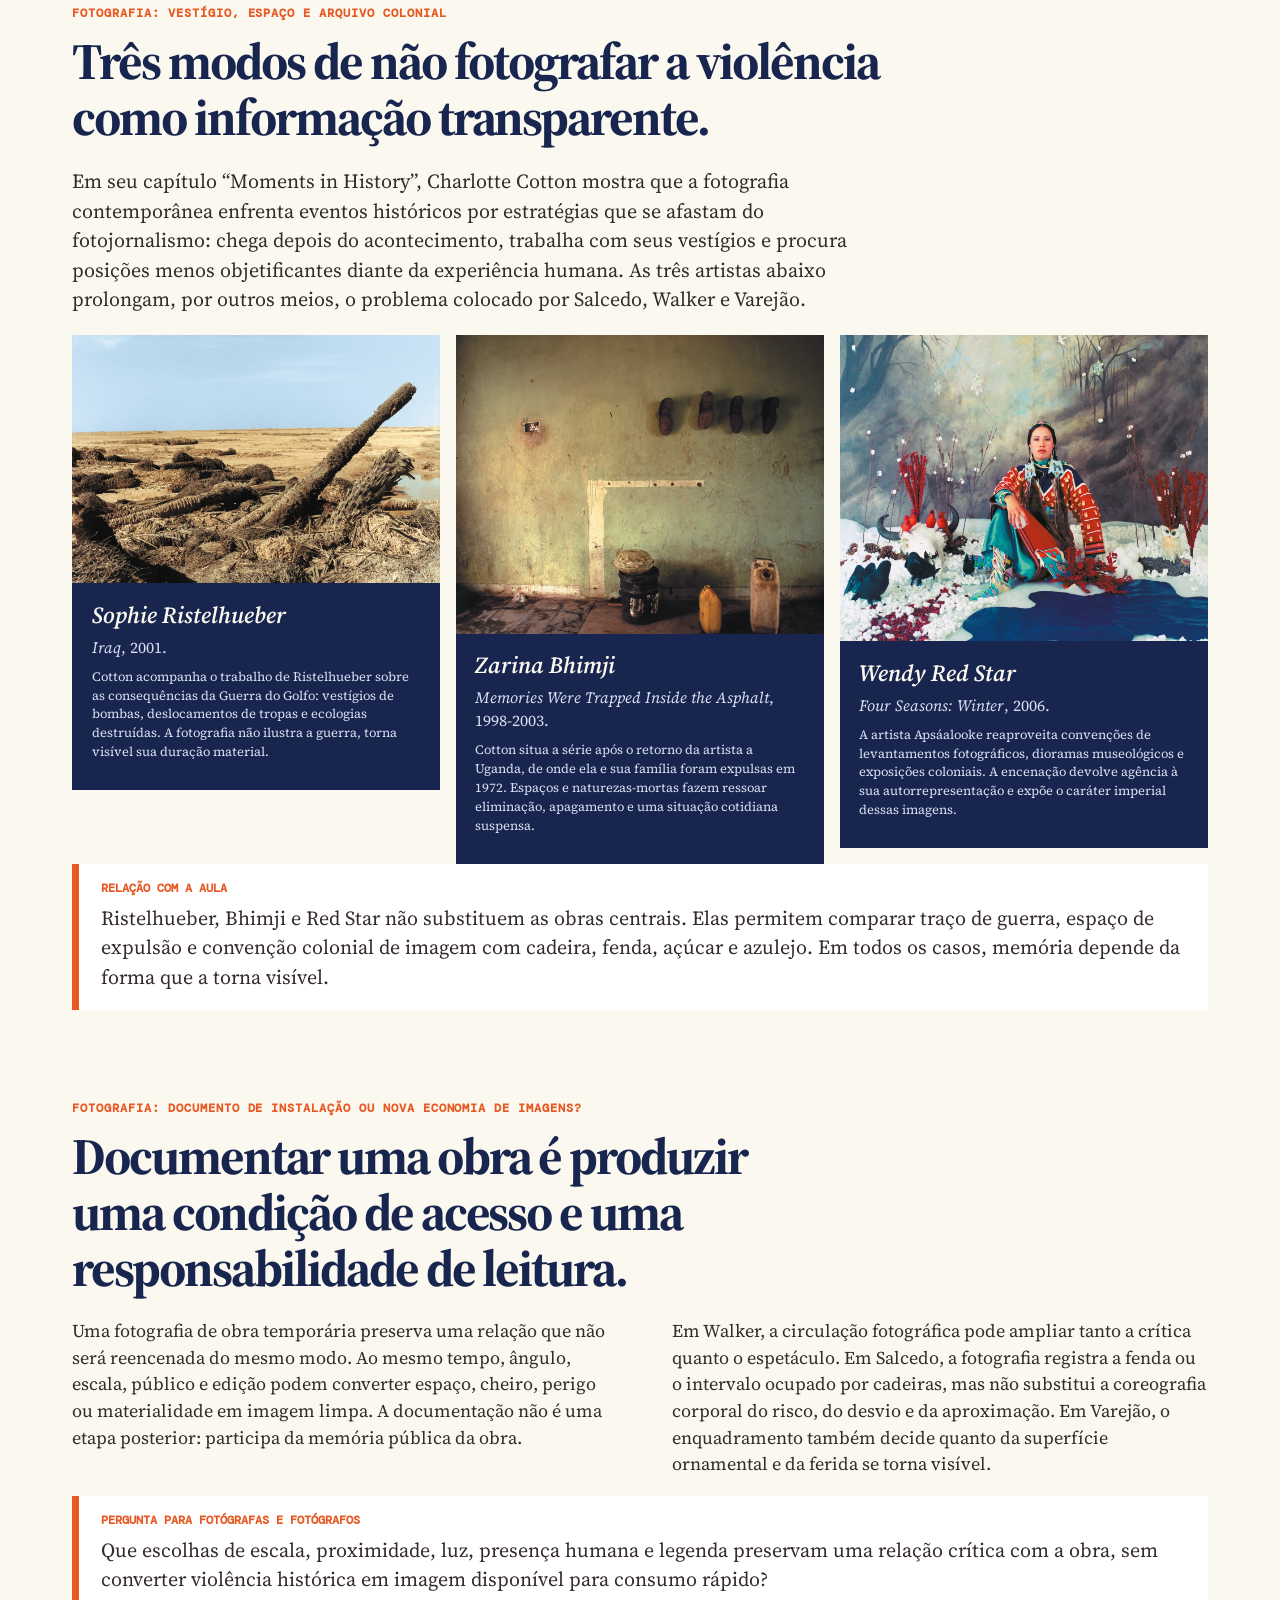
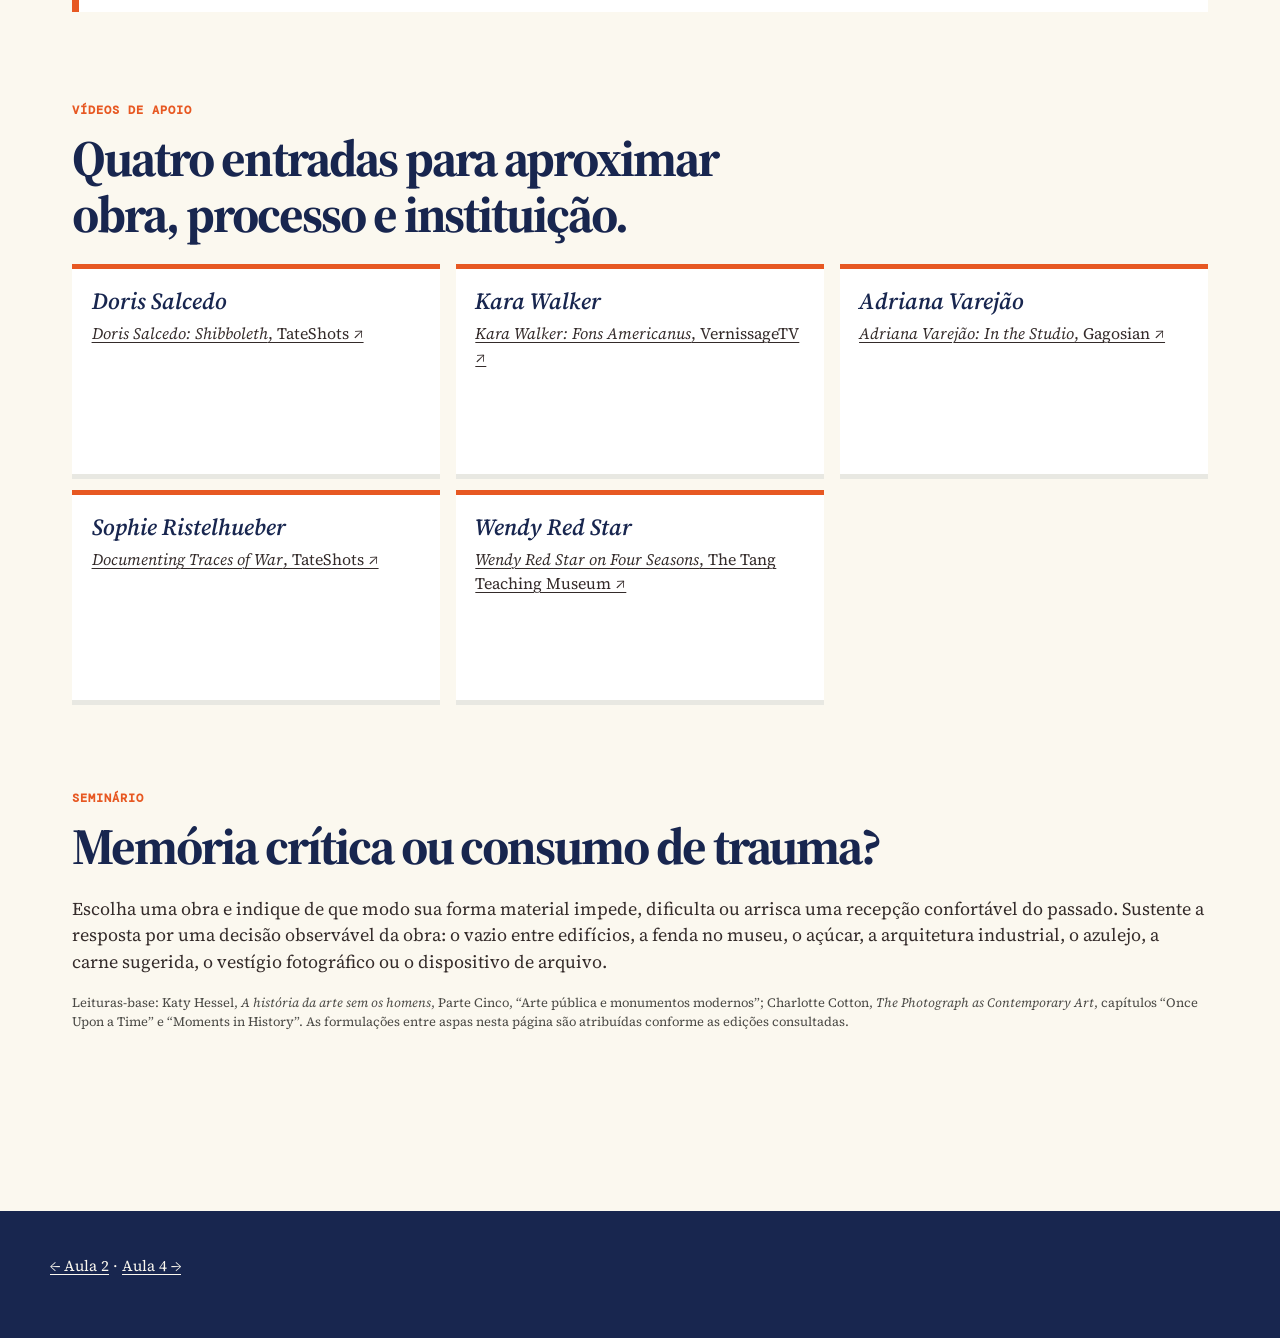
<file: aula-03.html>
<!doctype html>
<html lang="pt-BR">
  <head>
    <meta charset="utf-8" />
    <meta name="viewport" content="width=device-width, initial-scale=1" />
    <title>Aula 3 | Contramonumento, colonialidade e memória</title>
    <link rel="stylesheet" href="assets/styles.css" />
    <link rel="icon" type="image/png" href="assets/ico.png" />
  </head>
  <body>
    <header class="page-head">
      <p class="eyebrow">Aula 3 · Bloco inicial condensado</p>
      <h1>Contramonumento, colonialidade e memória</h1>
      <p class="page-intro">Doris Salcedo · Kara Walker · Adriana Varejão</p>
      <nav>
        <a href="index.html">Curso</a><a href="aula-02.html">Aula anterior</a
        ><a href="aula-04.html">Próxima aula</a>
      </nav>
    </header>
    <main class="wrap">
      <section class="section">
        <p class="section-label">Hipótese</p>
        <div class="statement">
          Uma obra crítica altera as condições sob as quais a violência pode ser
          vista.<small
            >Pergunta: que material faz o trabalho da memória em cada
            obra?</small
          >
        </div>
      </section>
      <section class="section">
        <p class="lede">
          A aula não começa com uma história geral do colonialismo. Os contextos
          entram ligados a operações formais: o vazio urbano da Bienal de
          Istambul, a Refinaria Domino e a economia do açúcar, o barroco
          luso-colonial e a superfície do azulejo. Peso, escala, deterioração,
          tato e instituição participam do sentido público das obras.
        </p>
      </section>
      <section class="section">
        <p class="section-label">Arte pública é condição, não cenário</p>
        <h2>
          O lugar organiza o que uma obra pode fazer e como ela será vista.
        </h2>
        <p class="lede">
          Hessel abre seu capítulo sobre arte pública conectando o
          questionamento de narrativas coloniais, o significado dos monumentos e
          a expansão da arte pública no século XXI. Museu, cidade, edifício e
          instalação temporária não são fundos neutros: entram na própria
          operação de memória.
        </p>
        <div class="table-wrap">
          <table class="analysis-table">
            <thead>
              <tr>
                <th>Espaço</th>
                <th>O que ele organiza</th>
              </tr>
            </thead>
            <tbody>
              <tr>
                <th>Museu de grande escala</th>
                <td>Visibilidade, circulação, autoridade e modo de ver.</td>
              </tr>
              <tr>
                <th>Cidade e edifício</th>
                <td>História material, propriedade, trabalho e memória.</td>
              </tr>
              <tr>
                <th>Instalação temporária</th>
                <td>Duração, desaparecimento e documentação.</td>
              </tr>
              <tr>
                <th>Monumento</th>
                <td>
                  Quem é celebrado, quem é silenciado e qual violência parece
                  natural.
                </td>
              </tr>
            </tbody>
          </table>
        </div>
      </section>
      <section class="section">
        <p class="section-label">Obras em foco</p>
        <div class="works">
          <article class="work">
            <img
              src="assets/obras/aula-03-image1.jpg"
              alt="Doris Salcedo, Sem título"
            />
            <div class="work-content">
              <h3><span class="artist">Doris Salcedo</span></h3>
              <p><em>Sem título</em>, 2003.</p>
              <p class="credit">
                Instalação temporária com cerca de 1.500 cadeiras de madeira, no
                intervalo entre edifícios da Bienal de Istambul.
              </p>
            </div>
          </article>
          <article class="work">
            <img
              src="assets/obras/aula-03-image3.jpg"
              alt="Kara Walker, Uma sutileza e Fons Americanus"
            />
            <div class="work-content">
              <h3><span class="artist">Kara Walker</span></h3>
              <p>
                <em>Uma sutileza</em>, 2014, e <em>Fons Americanus</em>, 2019.
              </p>
              <p class="credit">
                Duas operações de Walker sobre açúcar, monumento, ruína e
                comércio transatlântico de pessoas escravizadas.
              </p>
            </div>
          </article>
          <article class="work">
            <img
              src="assets/obras/aula-03-image4.jpg"
              alt="Adriana Varejão, Azulejaria verde em carne viva"
            />
            <div class="work-content">
              <h3><span class="artist">Adriana Varejão</span></h3>
              <p><em>Azulejaria verde em carne viva</em>, 2000.</p>
              <p class="credit">
                Pintura que reúne azulejo, superfície ornamental e entranhas
                sugeridas.
              </p>
            </div>
          </article>
        </div>
      </section>
      <section class="section">
        <p class="section-label">Doris Salcedo</p>
        <h2>Ausência materializada, interpretação não fechada.</h2>
        <div class="table-wrap">
          <table class="analysis-table">
            <thead>
              <tr>
                <th>Operação</th>
                <th>Consequência de leitura</th>
              </tr>
            </thead>
            <tbody>
              <tr>
                <th>Cadeira, objeto doméstico e funcional.</th>
                <td>
                  A vida cotidiana aparece como interrompida e não recuperável.
                </td>
              </tr>
              <tr>
                <th>Acúmulo de cerca de 1.500 unidades.</th>
                <td>
                  A escala impede a individualização sentimental de cada perda.
                </td>
              </tr>
              <tr>
                <th>Intervalo entre edifícios.</th>
                <td>
                  A obra ocupa um vazio institucional e urbano, não um pedestal.
                </td>
              </tr>
              <tr>
                <th>Instalação temporária.</th>
                <td>
                  A memória depende de documentação, relato e reaparições
                  posteriores.
                </td>
              </tr>
            </tbody>
          </table>
        </div>
        <p>
          Hessel vincula <em>Sem título</em> à guerra civil colombiana e,
          simultaneamente, preserva sua abertura para outras perdas e
          catástrofes. A abertura interpretativa não autoriza qualquer
          interpretação: ela é sustentada por forma, lugar e matéria.
        </p>
      </section>
      <section class="section two-col">
        <article class="work">
          <img
            src="assets/obras/aula-03-image2.jpg"
            alt="Doris Salcedo, Shibboleth"
          />
          <div class="work-content">
            <h3><em>Shibboleth</em></h3>
            <p><span class="artist">Doris Salcedo</span>, 2007.</p>
            <p class="credit">
              Fenda de 160 metros no piso do Turbine Hall, Tate Modern. Imagem e
              informações conforme Katy Hessel.
            </p>
          </div>
        </article>
        <div>
          <p class="section-label">A cicatriz no interior da instituição</p>
          <h2>A fenda não está fora do museu.</h2>
          <p>
            O Turbine Hall oferece uma escala quase catedralícia e uma
            autoridade particular à arte monumental. A linha de
            <em>Shibboleth</em> divide o espaço destinado à arte contemporânea e
            faz o corpo desviar, aproximar-se, olhar de cima ou ao nível do
            chão.
          </p>
          <p>
            Hessel lê a cicatriz que permanece visível após a instalação como
            lembrete de tradições ocidentais racistas e coloniais. A obra não
            ocupa uma instituição neutra: ela faz a instituição aparecer como
            parte da história que critica.
          </p>
          <p class="credit">
            “Sou uma artista do Terceiro Mundo [...] da perspectiva da vítima
            [...] do povo derrotado, é desse lugar que vejo o mundo.” Doris
            Salcedo, citada por Hessel.
          </p>
        </div>
      </section>
      <section class="section">
        <p class="section-label">Kara Walker</p>
        <h2>Açúcar, espetáculo e consumo não se separam facilmente.</h2>
        <div class="table-wrap">
          <table class="analysis-table">
            <thead>
              <tr>
                <th>Elemento</th>
                <th>Operação crítica possível</th>
                <th>Risco que a obra mantém exposto</th>
              </tr>
            </thead>
            <tbody>
              <tr>
                <th>Açúcar</th>
                <td>Materializa economia colonial e trabalho explorado.</td>
                <td>Doçura, consumo e fetichização da violência.</td>
              </tr>
              <tr>
                <th>Escala monumental</th>
                <td>Devolve presença a uma história rebaixada.</td>
                <td>Transformação da dor em espetáculo fotogênico.</td>
              </tr>
              <tr>
                <th>Refinaria em demolição</th>
                <td>Faz edifício e mercadoria falarem juntos.</td>
                <td>Ruína industrial convertida em evento cultural.</td>
              </tr>
              <tr>
                <th>Corpo-esfinge</th>
                <td>Perturba estereótipos de raça, gênero e serviço.</td>
                <td>Repetição visual desses mesmos estereótipos.</td>
              </tr>
            </tbody>
          </table>
        </div>
        <p>
          Na Refinaria Domino, o açúcar não ilustra uma história colonial.
          Cheiro do edifício, arquitetura industrial, trabalho escravizado
          caribenho, raça, sexualidade e capitalismo entram na experiência. A
          crítica não está garantida pela intenção, pois a obra obriga a
          analisar também o risco de consumir trauma como espetáculo.
        </p>
        <div class="question">
          <strong>Antimonumento</strong>Em <em>Fons Americanus</em>, Walker
          apropria o vocabulário neoclássico do Victoria Memorial e o coloca na
          Tate Modern, instituição vinculada a uma riqueza familiar construída
          com base na escravatura. O monumento torna visível sua própria
          maquinaria de propaganda.
        </div>
      </section>
      <section class="section">
        <p class="section-label">Adriana Varejão</p>
        <h2>A ferida não é ilustração, é estrutura da pintura.</h2>
        <div class="table-wrap">
          <table class="analysis-table">
            <thead>
              <tr>
                <th>Elemento</th>
                <th>História visual mobilizada</th>
                <th>Operação na obra</th>
              </tr>
            </thead>
            <tbody>
              <tr>
                <th>Azulejo azul, branco ou verde</th>
                <td>Barroco europeu, Portugal e ex-colônias.</td>
                <td>Superfície de ordem, ornamento e circulação colonial.</td>
              </tr>
              <tr>
                <th>Carne e entranha</th>
                <td>Corpo aberto, repulsa e vulnerabilidade.</td>
                <td>Ruptura da integridade visual e moral da decoração.</td>
              </tr>
              <tr>
                <th>Pintura</th>
                <td>Tradição de beleza e domínio da superfície.</td>
                <td>
                  Campo em que sedução e violência não podem ser separadas.
                </td>
              </tr>
              <tr>
                <th>Fissura</th>
                <td>Dano aparentemente localizado.</td>
                <td>
                  Evidência de uma história estrutural, não acidente pontual.
                </td>
              </tr>
            </tbody>
          </table>
        </div>
        <p>
          Hessel escreve que Varejão funde “entranhas” macabras a azulejos
          imaculados, expondo uma violência escondida pela beleza. A pintura não
          organiza uma oposição simples entre aparência e verdade: produz uma
          superfície que carrega decoração, poder, circulação e ferida.
        </p>
      </section>
      <section class="section">
        <p class="section-label">Três regimes materiais de memória</p>
        <h2>
          As obras não dão voz ao passado: reconfiguram o presente que ainda o
          organiza.
        </h2>
        <div class="table-wrap">
          <table class="analysis-table">
            <thead>
              <tr>
                <th><span class="artist">Doris Salcedo</span></th>
                <th><span class="artist">Kara Walker</span></th>
                <th><span class="artist">Adriana Varejão</span></th>
              </tr>
            </thead>
            <tbody>
              <tr>
                <td>Cadeira e fenda: ausência, bloqueio, cicatriz.</td>
                <td>Açúcar e arquitetura: mercadoria, trabalho, espetáculo.</td>
                <td>Azulejo e carne: superfície, ornamento, ferida.</td>
              </tr>
              <tr>
                <td>O espaço torna a perda não ocupável.</td>
                <td>A economia colonial torna-se matéria sensorial.</td>
                <td>A beleza colonial torna-se visualmente insustentável.</td>
              </tr>
              <tr>
                <td>A instituição é ferida.</td>
                <td>O monumento é deformado.</td>
                <td>A pintura é aberta por dentro.</td>
              </tr>
            </tbody>
          </table>
        </div>
      </section>
      <section class="section">
        <p class="section-label">
          Fotografia: vestígio, espaço e arquivo colonial
        </p>
        <h2>
          Três modos de não fotografar a violência como informação transparente.
        </h2>
        <p class="lede">
          Em seu capítulo “Moments in History”, Charlotte Cotton mostra que a
          fotografia contemporânea enfrenta eventos históricos por estratégias
          que se afastam do fotojornalismo: chega depois do acontecimento,
          trabalha com seus vestígios e procura posições menos objetificantes
          diante da experiência humana. As três artistas abaixo prolongam, por
          outros meios, o problema colocado por Salcedo, Walker e Varejão.
        </p>
        <div class="works">
          <article class="work">
            <img
              src="assets/obras/aula-03-sophie-ristelhueber-iraq.jpg"
              alt="Sophie Ristelhueber, Iraq"
            />
            <div class="work-content">
              <h3><span class="artist">Sophie Ristelhueber</span></h3>
              <p><em>Iraq</em>, 2001.</p>
              <p class="credit">
                Cotton acompanha o trabalho de Ristelhueber sobre as
                consequências da Guerra do Golfo: vestígios de bombas,
                deslocamentos de tropas e ecologias destruídas. A fotografia não
                ilustra a guerra, torna visível sua duração material.
              </p>
            </div>
          </article>
          <article class="work">
            <img
              src="assets/obras/aula-03-zarina-bhimji-memories.jpg"
              alt="Zarina Bhimji, Memories Were Trapped Inside the Asphalt"
            />
            <div class="work-content">
              <h3><span class="artist">Zarina Bhimji</span></h3>
              <p>
                <em>Memories Were Trapped Inside the Asphalt</em>, 1998-2003.
              </p>
              <p class="credit">
                Cotton situa a série após o retorno da artista a Uganda, de onde
                ela e sua família foram expulsas em 1972. Espaços e
                naturezas-mortas fazem ressoar eliminação, apagamento e uma
                situação cotidiana suspensa.
              </p>
            </div>
          </article>
          <article class="work">
            <img
              src="assets/obras/aula-03-wendy-red-star-winter.jpg"
              alt="Wendy Red Star, Four Seasons Winter"
            />
            <div class="work-content">
              <h3><span class="artist">Wendy Red Star</span></h3>
              <p><em>Four Seasons: Winter</em>, 2006.</p>
              <p class="credit">
                A artista Apsáalooke reaproveita convenções de levantamentos
                fotográficos, dioramas museológicos e exposições coloniais. A
                encenação devolve agência à sua autorrepresentação e expõe o
                caráter imperial dessas imagens.
              </p>
            </div>
          </article>
        </div>
        <div class="question">
          <strong>Relação com a aula</strong>Ristelhueber, Bhimji e Red Star não
          substituem as obras centrais. Elas permitem comparar traço de guerra,
          espaço de expulsão e convenção colonial de imagem com cadeira, fenda,
          açúcar e azulejo. Em todos os casos, memória depende da forma que a
          torna visível.
        </div>
      </section>
      <section class="section">
        <p class="section-label">
          Fotografia: documento de instalação ou nova economia de imagens?
        </p>
        <h2>
          Documentar uma obra é produzir uma condição de acesso e uma
          responsabilidade de leitura.
        </h2>
        <div class="two-col">
          <p>
            Uma fotografia de obra temporária preserva uma relação que não será
            reencenada do mesmo modo. Ao mesmo tempo, ângulo, escala, público e
            edição podem converter espaço, cheiro, perigo ou materialidade em
            imagem limpa. A documentação não é uma etapa posterior: participa da
            memória pública da obra.
          </p>
          <p>
            Em Walker, a circulação fotográfica pode ampliar tanto a crítica
            quanto o espetáculo. Em Salcedo, a fotografia registra a fenda ou o
            intervalo ocupado por cadeiras, mas não substitui a coreografia
            corporal do risco, do desvio e da aproximação. Em Varejão, o
            enquadramento também decide quanto da superfície ornamental e da
            ferida se torna visível.
          </p>
        </div>
        <div class="question">
          <strong>Pergunta para fotógrafas e fotógrafos</strong>Que escolhas de
          escala, proximidade, luz, presença humana e legenda preservam uma
          relação crítica com a obra, sem converter violência histórica em
          imagem disponível para consumo rápido?
        </div>
      </section>
      <section class="section">
        <p class="section-label">Vídeos de apoio</p>
        <h2>Quatro entradas para aproximar obra, processo e instituição.</h2>
        <div class="cards">
          <article class="card">
            <h3><span class="artist">Doris Salcedo</span></h3>
            <p>
              <a
                href="https://www.youtube.com/watch?v=NIJDn2MAn9I"
                target="_blank"
                rel="noopener"
                ><em>Doris Salcedo: Shibboleth</em>, TateShots ↗</a
              >
            </p>
          </article>
          <article class="card">
            <h3><span class="artist">Kara Walker</span></h3>
            <p>
              <a
                href="https://www.youtube.com/watch?v=oNGubaoHrsw"
                target="_blank"
                rel="noopener"
                ><em>Kara Walker: Fons Americanus</em>, VernissageTV ↗</a
              >
            </p>
          </article>
          <article class="card">
            <h3><span class="artist">Adriana Varejão</span></h3>
            <p>
              <a
                href="https://www.youtube.com/watch?v=aM5mv0LiLOg"
                target="_blank"
                rel="noopener"
                ><em>Adriana Varejão: In the Studio</em>, Gagosian ↗</a
              >
            </p>
          </article>
          <article class="card">
            <h3><span class="artist">Sophie Ristelhueber</span></h3>
            <p>
              <a
                href="https://www.youtube.com/watch?v=PBsgm4OBOfE"
                target="_blank"
                rel="noopener"
                ><em>Documenting Traces of War</em>, TateShots ↗</a
              >
            </p>
          </article>
          <article class="card">
            <h3><span class="artist">Wendy Red Star</span></h3>
            <p>
              <a
                href="https://www.youtube.com/watch?v=xG6CilH4A6I"
                target="_blank"
                rel="noopener"
                ><em>Wendy Red Star on Four Seasons</em>, The Tang Teaching
                Museum ↗</a
              >
            </p>
          </article>
        </div>
      </section>
      <section class="section">
        <p class="section-label">Seminário</p>
        <h2>Memória crítica ou consumo de trauma?</h2>
        <p>
          Escolha uma obra e indique de que modo sua forma material impede,
          dificulta ou arrisca uma recepção confortável do passado. Sustente a
          resposta por uma decisão observável da obra: o vazio entre edifícios,
          a fenda no museu, o açúcar, a arquitetura industrial, o azulejo, a
          carne sugerida, o vestígio fotográfico ou o dispositivo de arquivo.
        </p>
        <p class="credit">
          Leituras-base: Katy Hessel, <em>A história da arte sem os homens</em>,
          Parte Cinco, “Arte pública e monumentos modernos”; Charlotte Cotton,
          <em>The Photograph as Contemporary Art</em>, capítulos “Once Upon a
          Time” e “Moments in History”. As formulações entre aspas nesta página
          são atribuídas conforme as edições consultadas.
        </p>
      </section>
    </main>
    <footer>
      <p>
        <a href="aula-02.html">← Aula 2</a> ·
        <a href="aula-04.html">Aula 4 →</a>
      </p>
    </footer>
  </body>
</html>
</file>
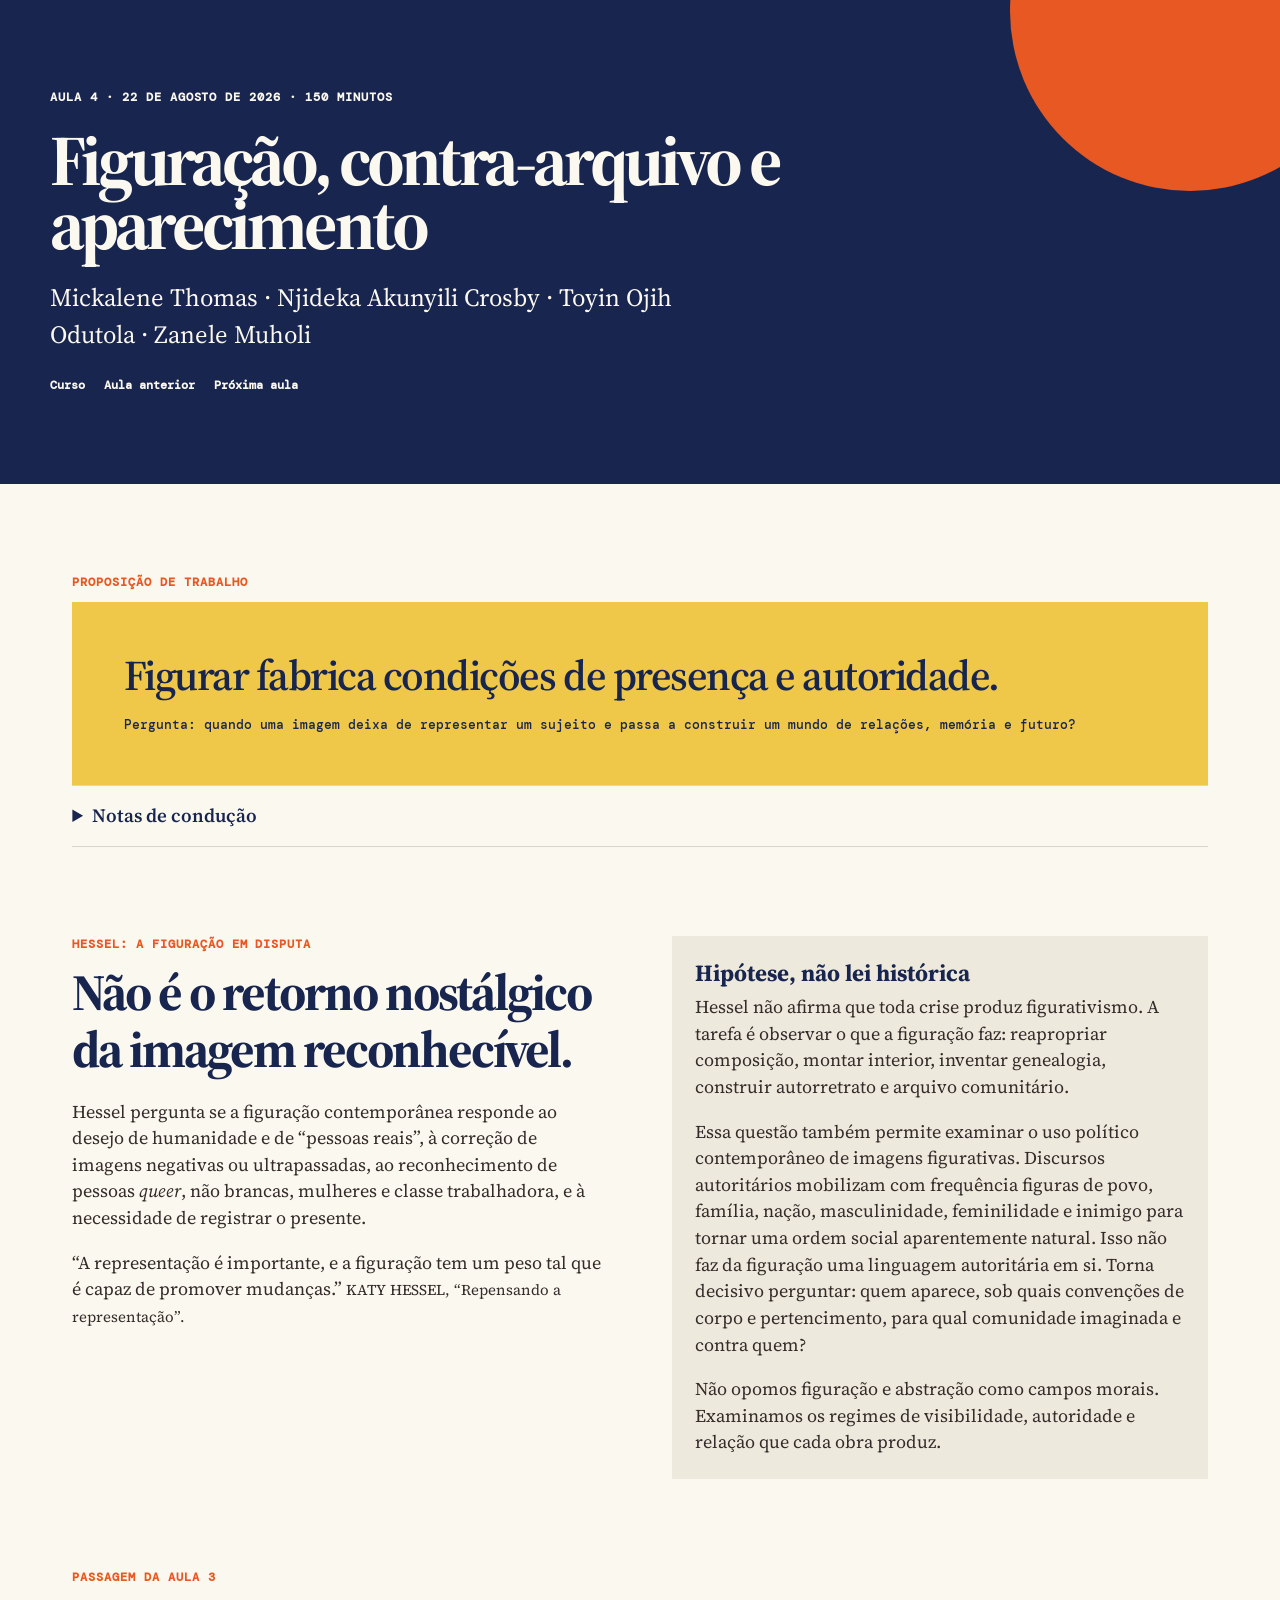
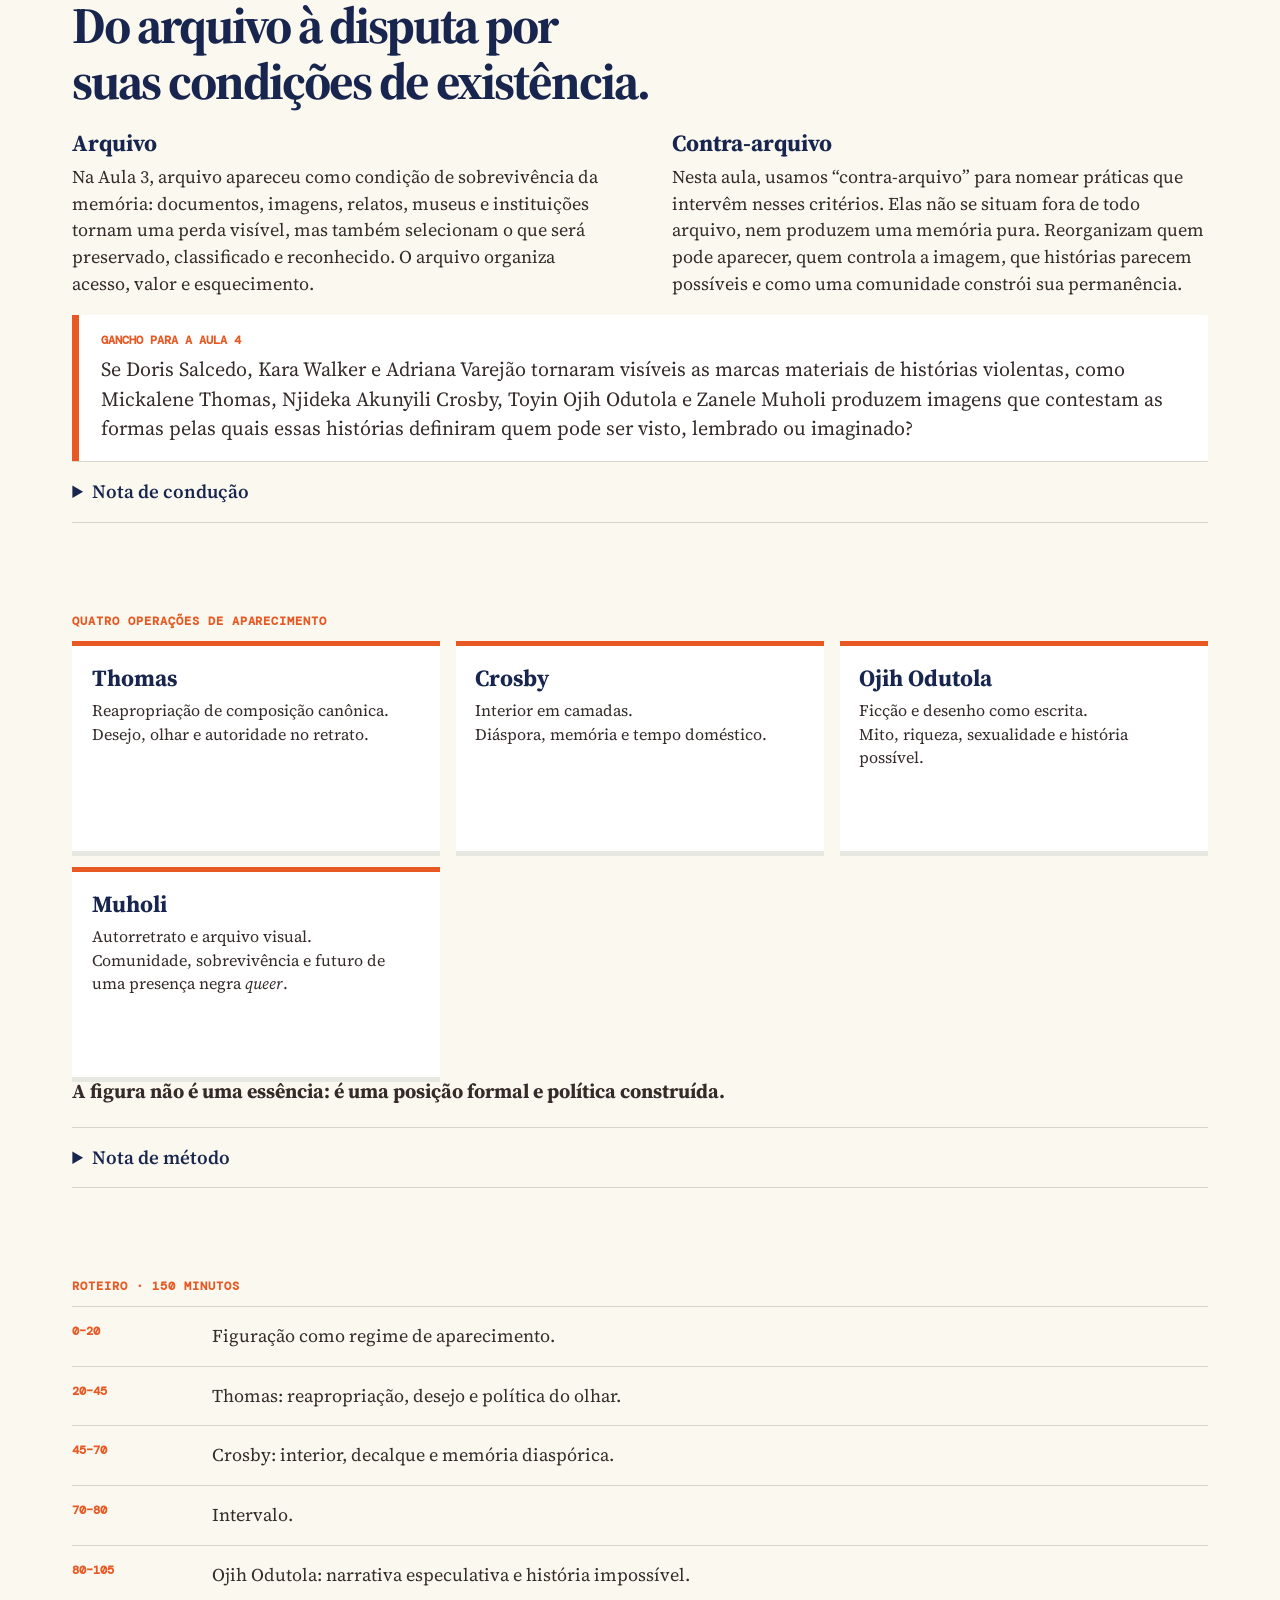
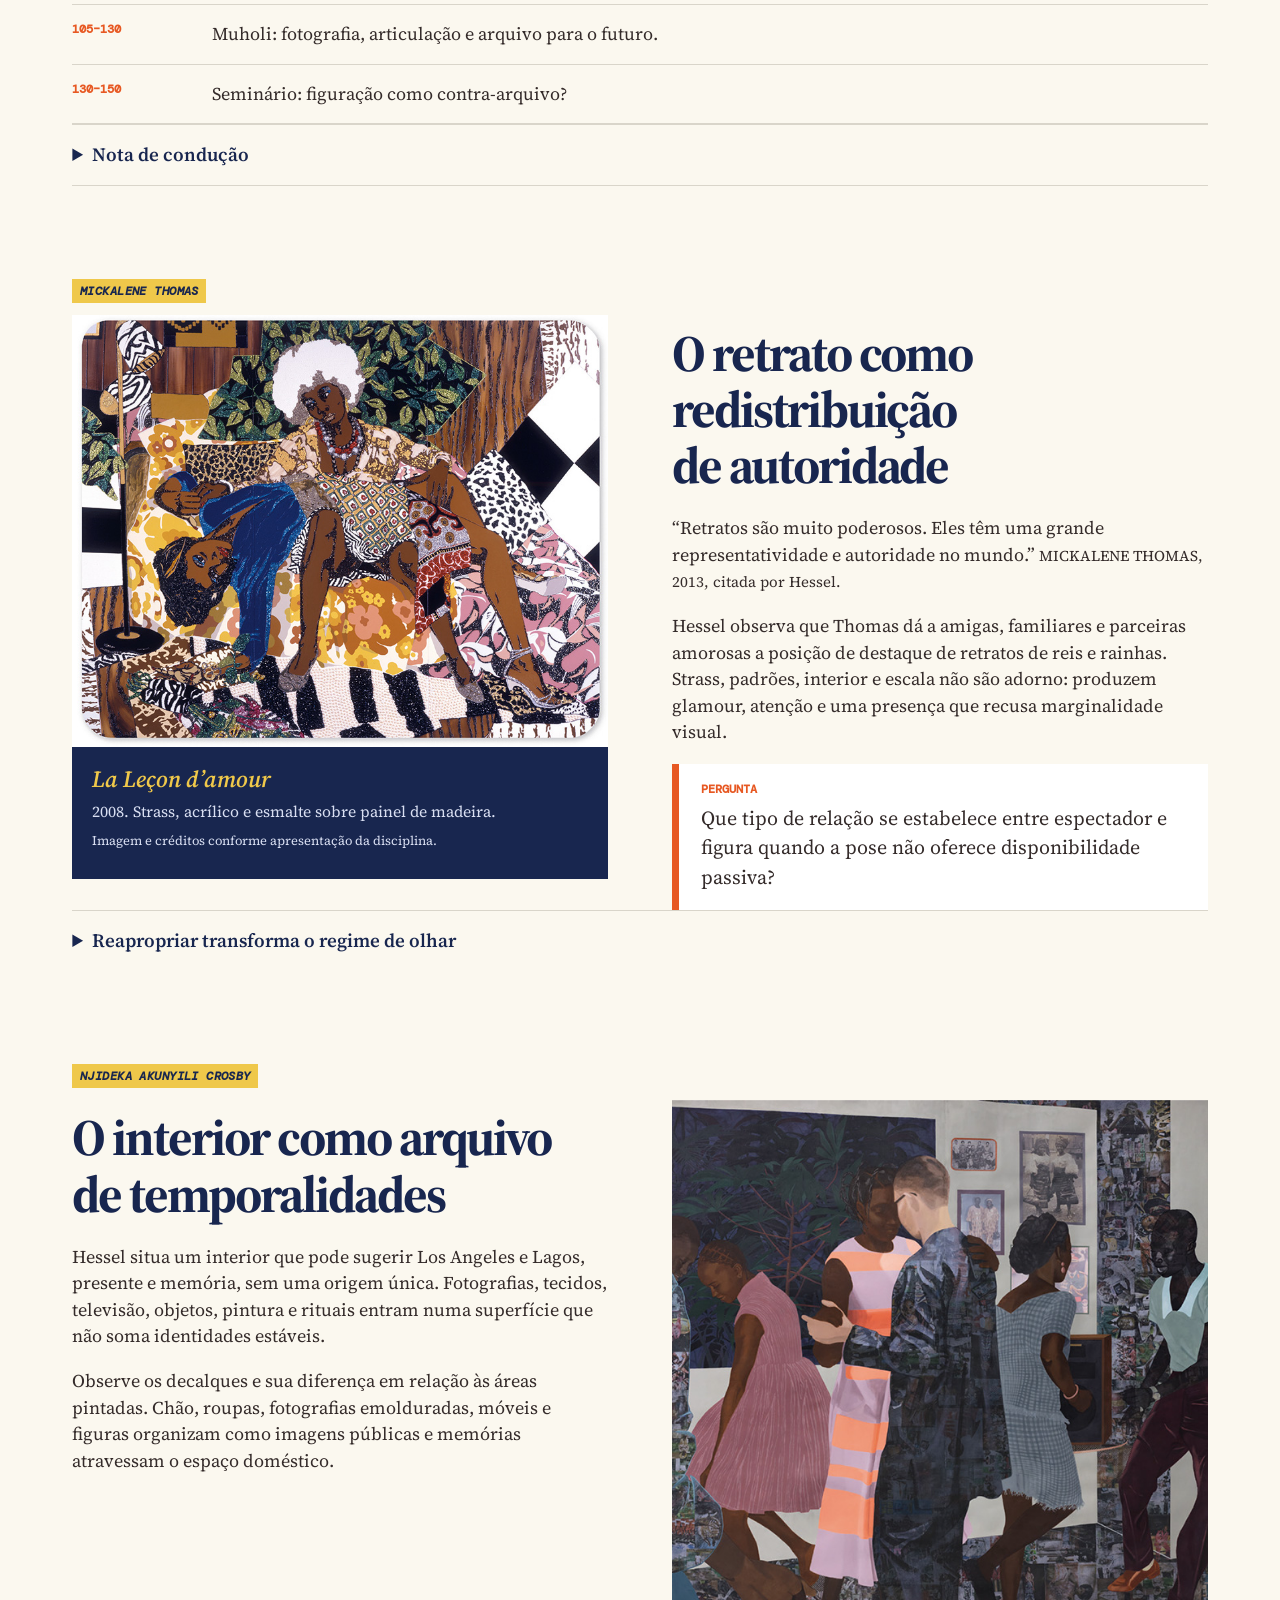
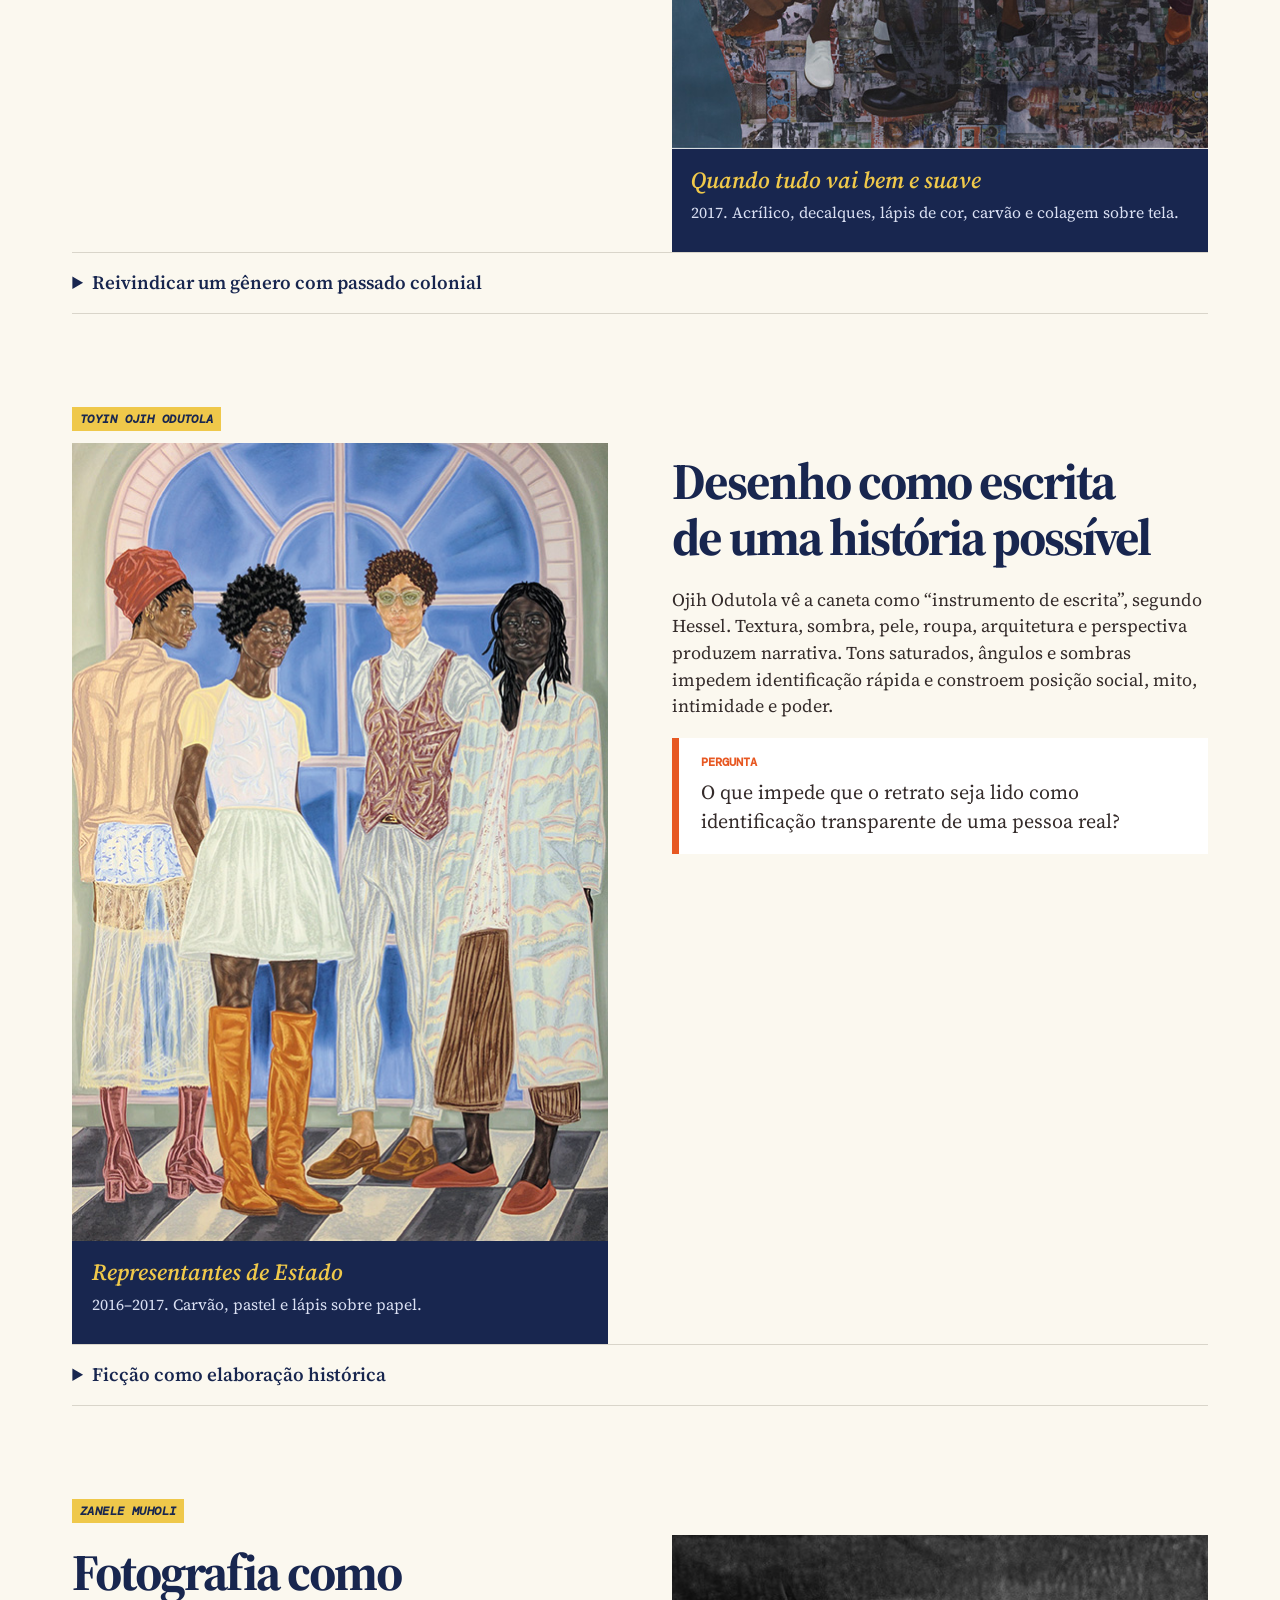
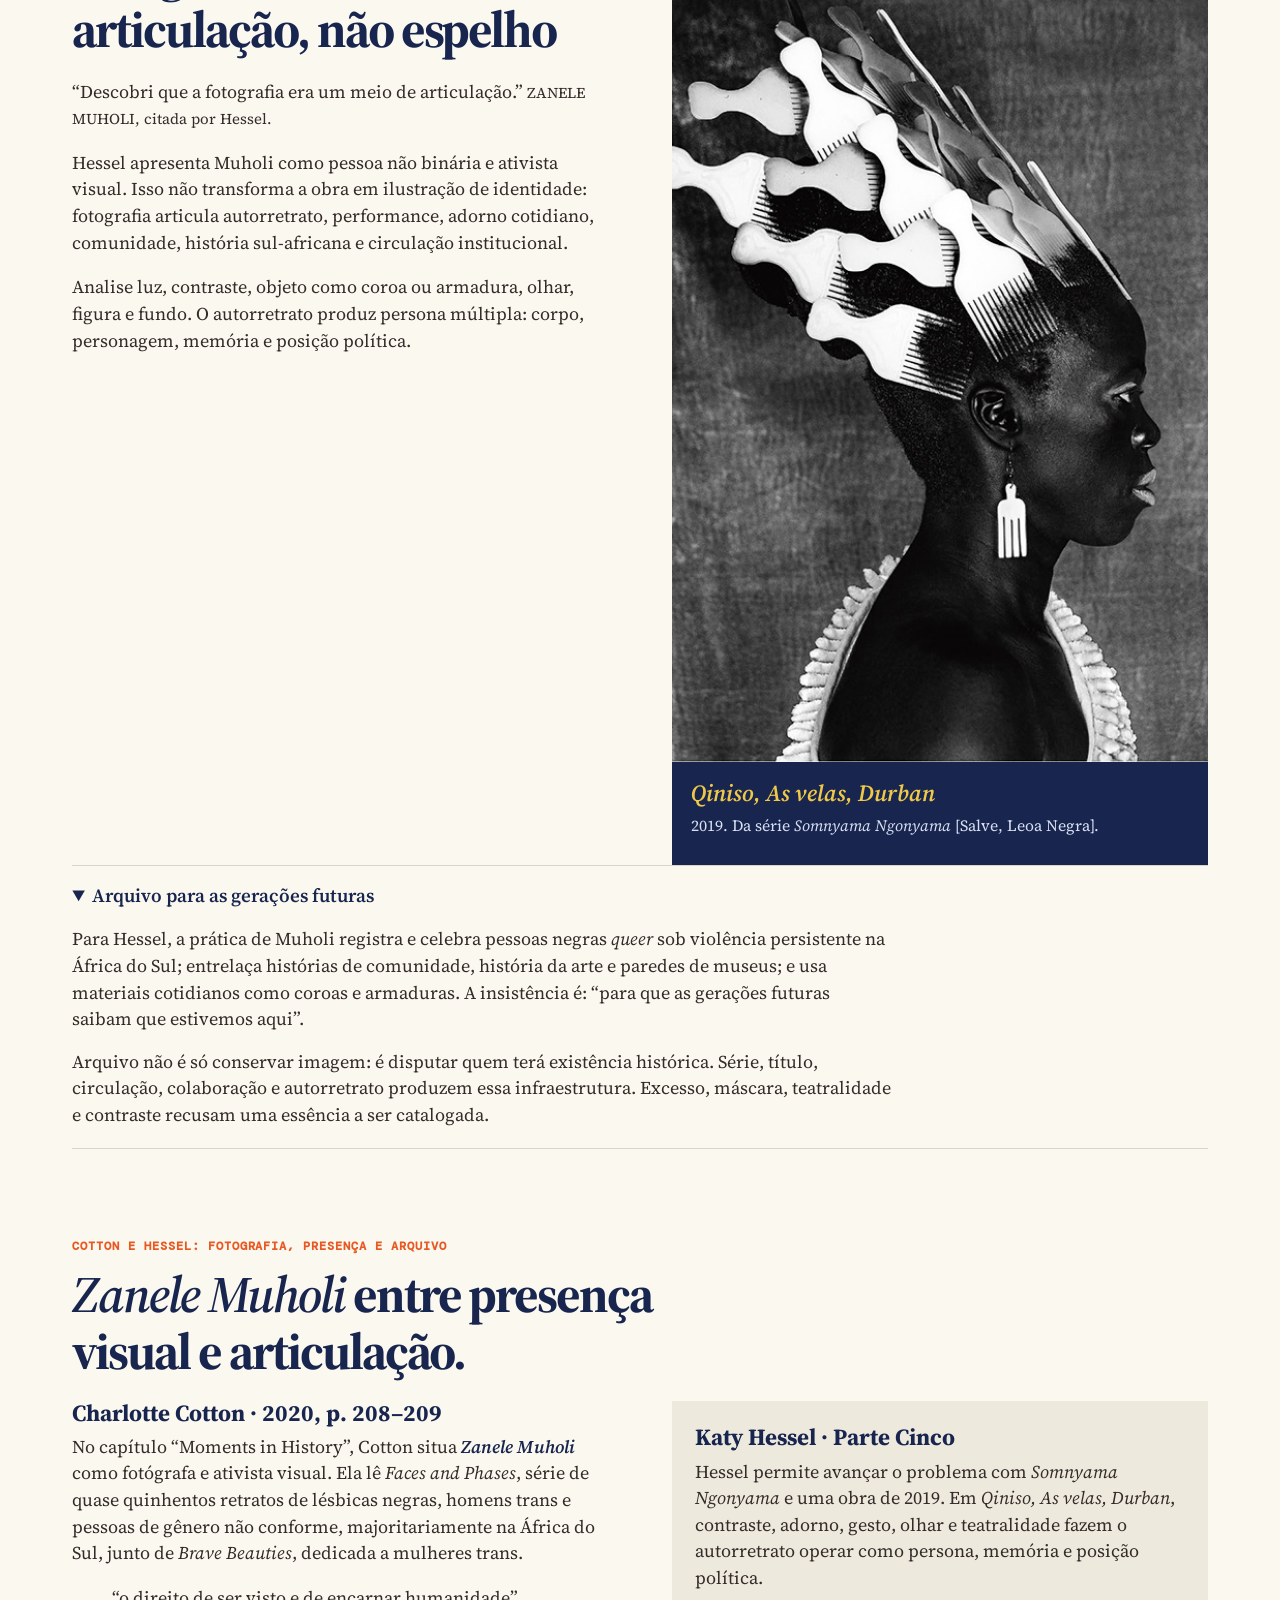
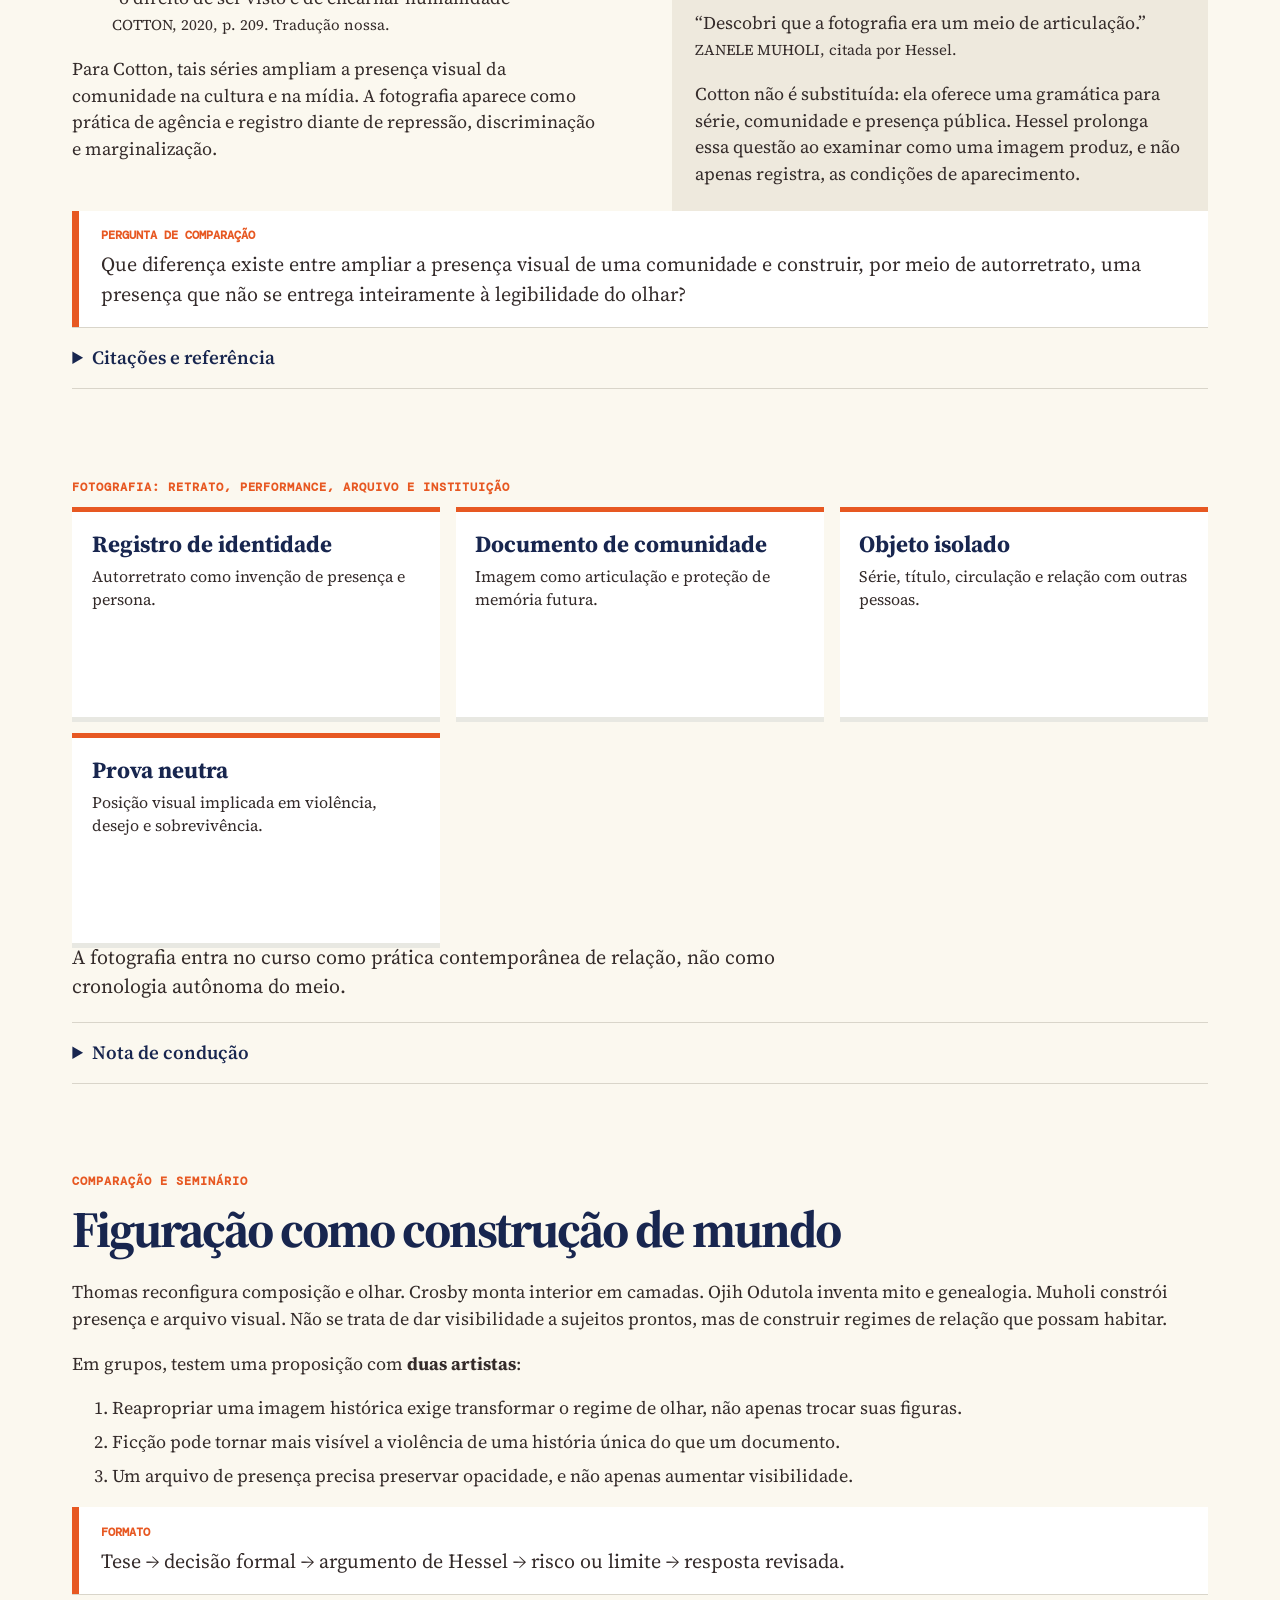
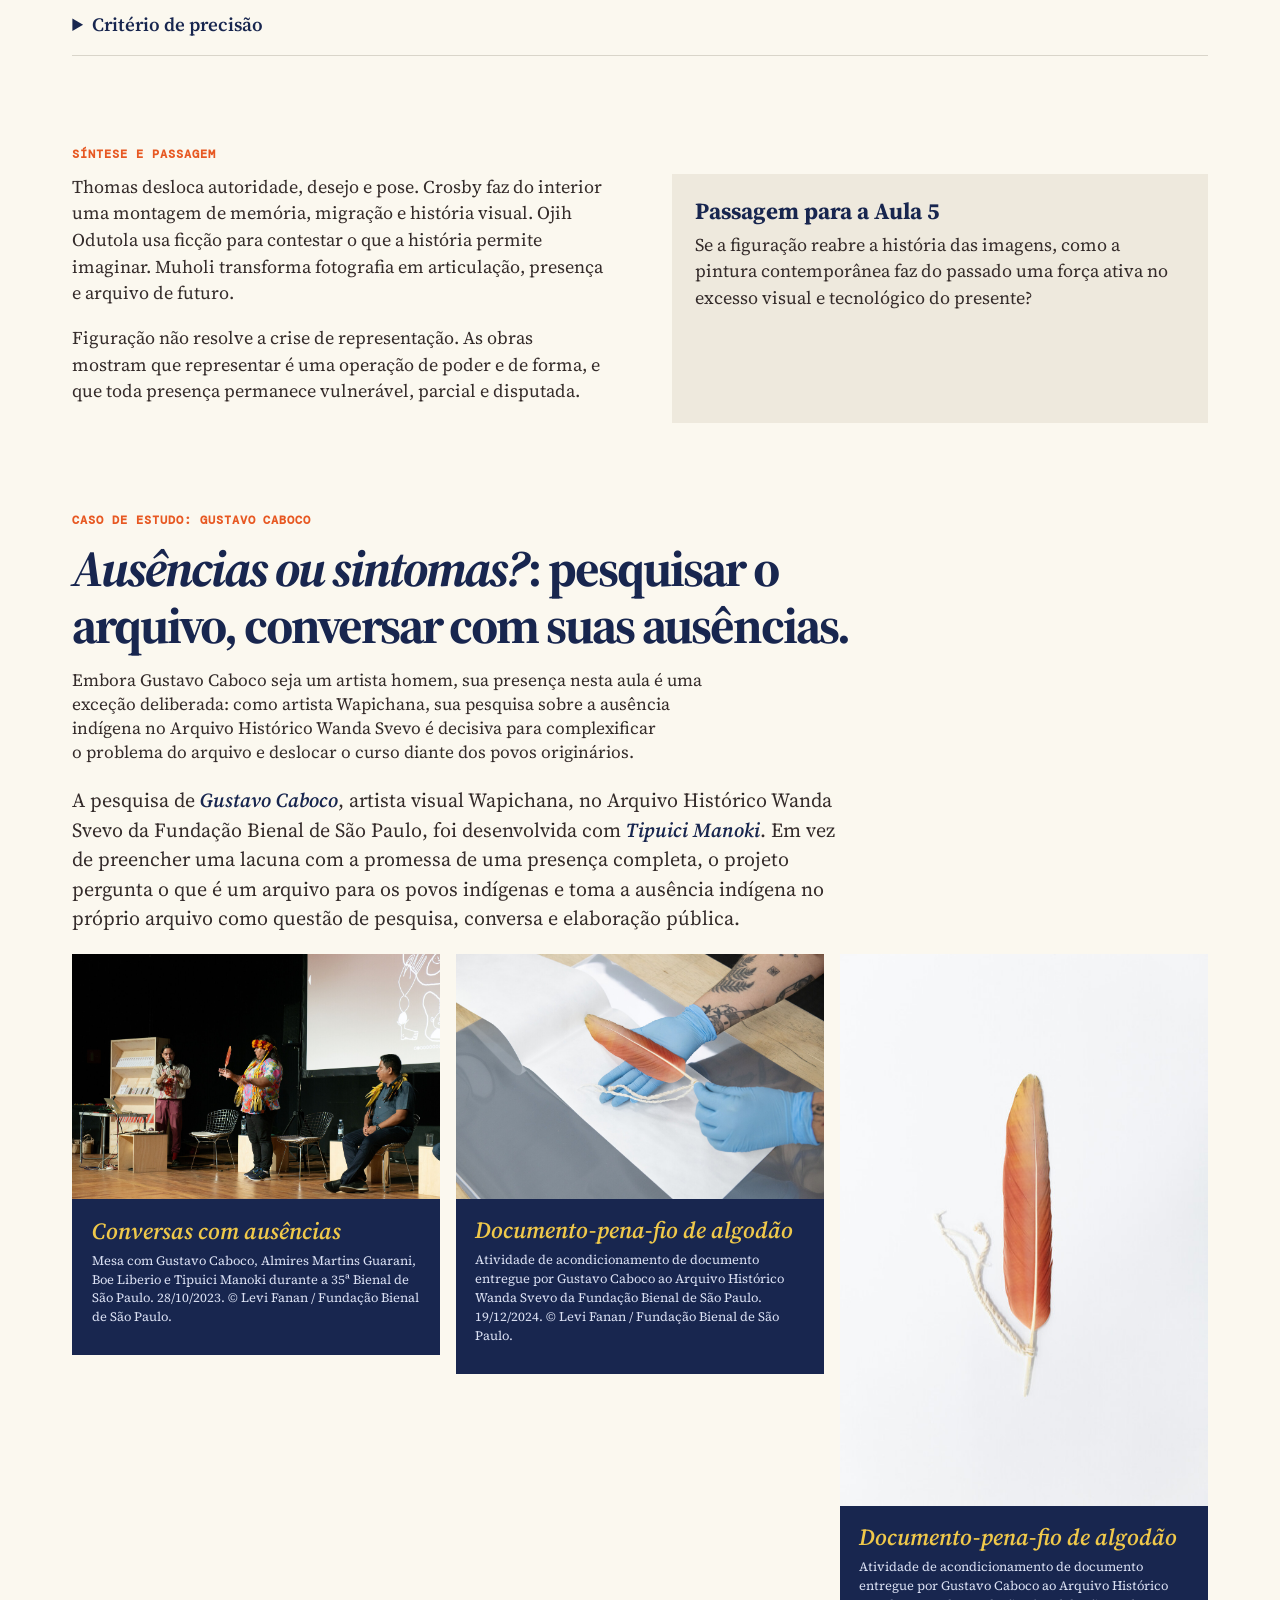
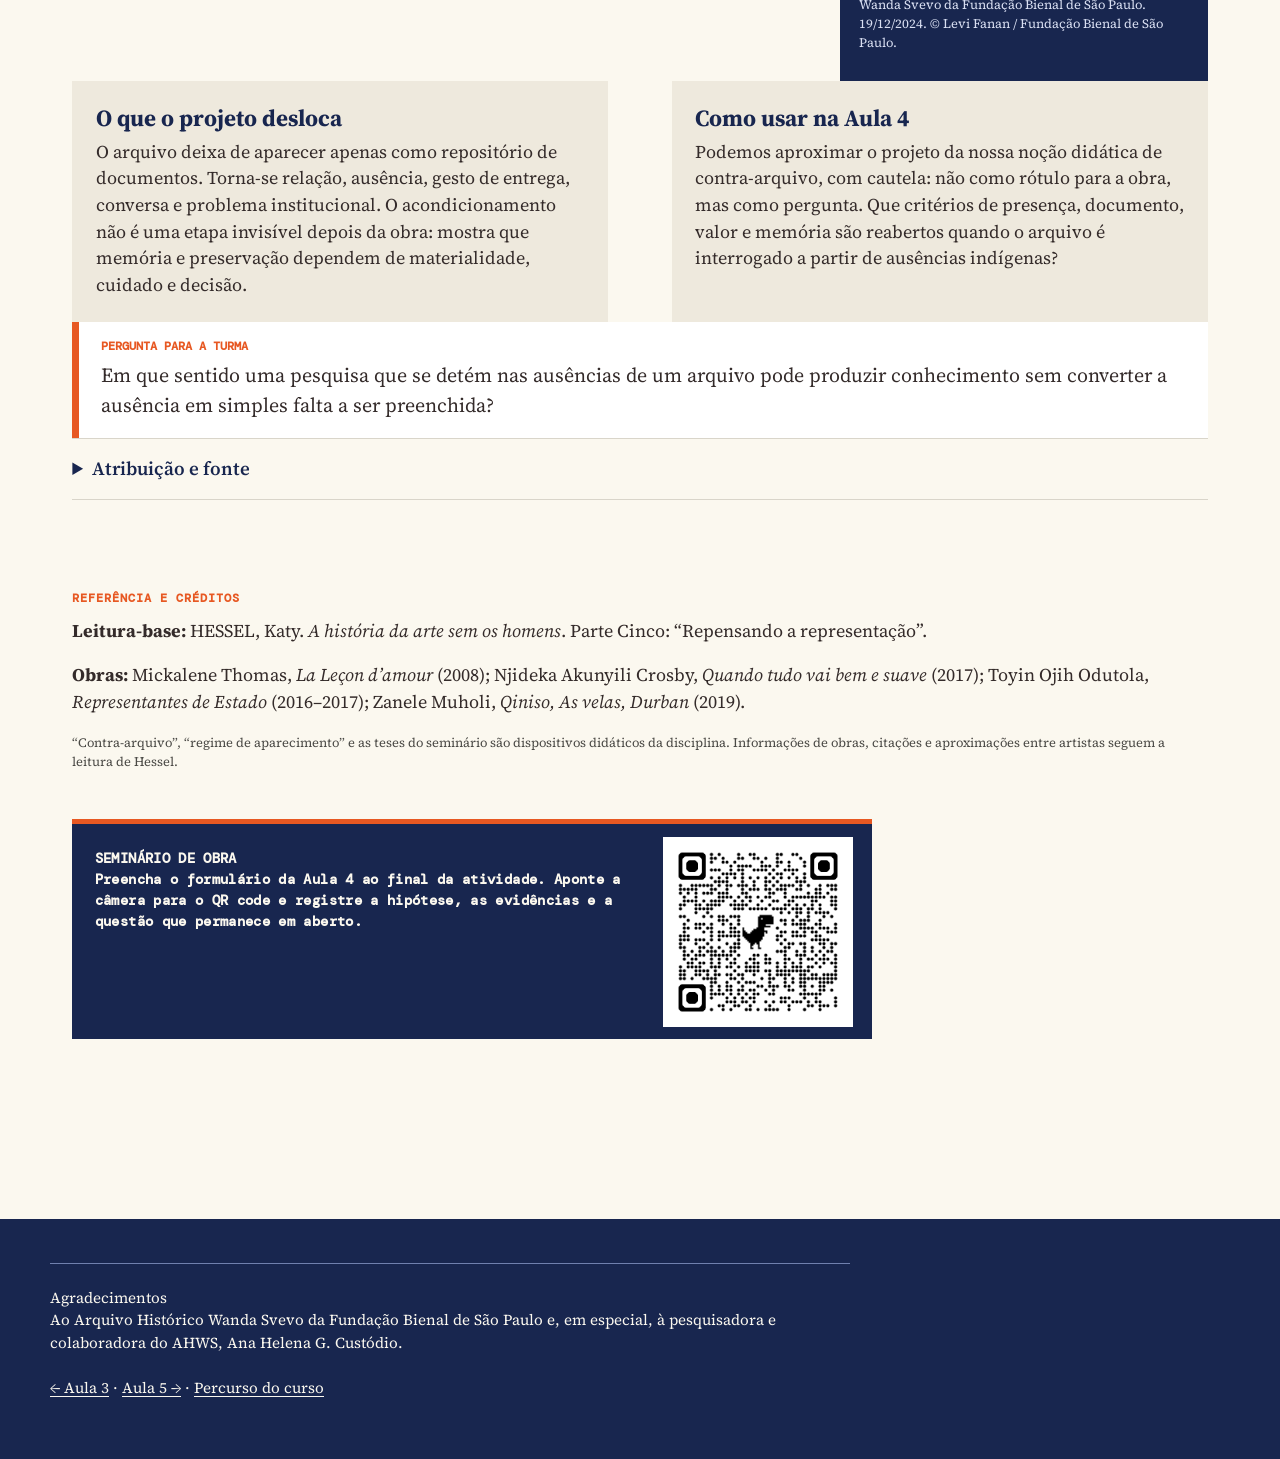
<file: aula-04.html>
<!doctype html>
<html lang="pt-BR">
  <head>
    <meta charset="utf-8" />
    <meta name="viewport" content="width=device-width, initial-scale=1" />
    <title>Aula 4 | Figuração, contra-arquivo e aparecimento</title>
    <link rel="stylesheet" href="assets/styles.css" />
    <link rel="icon" type="image/png" href="assets/ico.png" />
    <script>
      window.addEventListener("DOMContentLoaded", () => {
        const ref = [...document.querySelectorAll("main > section")].find((s) =>
          s.textContent.includes("Referência e créditos"),
        );
        if (ref)
          ref.insertAdjacentHTML(
            "beforebegin",
            `<section class="section"><p class="section-label">Cotton e Hessel: fotografia, presença e arquivo</p><h2><span class="artist">Zanele Muholi</span> entre presença visual e articulação.</h2><div class="two-col"><div><h3>Charlotte Cotton · 2020, p. 208–209</h3><p>No capítulo “Moments in History”, Cotton situa <span class="artist">Zanele Muholi</span> como fotógrafa e ativista visual. Ela lê <em>Faces and Phases</em>, série de quase quinhentos retratos de lésbicas negras, homens trans e pessoas de gênero não conforme, majoritariamente na África do Sul, junto de <em>Brave Beauties</em>, dedicada a mulheres trans.</p><blockquote>“o direito de ser visto e de encarnar humanidade”<br><small>COTTON, 2020, p. 209. Tradução nossa.</small></blockquote><p>Para Cotton, tais séries ampliam a presença visual da comunidade na cultura e na mídia. A fotografia aparece como prática de agência e registro diante de repressão, discriminação e marginalização.</p></div><aside class="note"><h3>Katy Hessel · Parte Cinco</h3><p>Hessel permite avançar o problema com <em>Somnyama Ngonyama</em> e uma obra de 2019. Em <em>Qiniso, As velas, Durban</em>, contraste, adorno, gesto, olhar e teatralidade fazem o autorretrato operar como persona, memória e posição política.</p><p>“Descobri que a fotografia era um meio de articulação.” <small>ZANELE MUHOLI, citada por Hessel.</small></p><p>Cotton não é substituída: ela oferece uma gramática para série, comunidade e presença pública. Hessel prolonga essa questão ao examinar como uma imagem produz, e não apenas registra, as condições de aparecimento.</p></aside></div><div class="question"><strong>Pergunta de comparação</strong>Que diferença existe entre ampliar a presença visual de uma comunidade e construir, por meio de autorretrato, uma presença que não se entrega inteiramente à legibilidade do olhar?</div><details><summary>Citações e referência</summary><p>As citações de Cotton foram traduzidas para uso didático a partir de <em>The Photograph as Contemporary Art</em>, edição de 2020. COTTON, Charlotte. <em>The Photograph as Contemporary Art</em>. Thames &amp; Hudson, 2020. Capítulo 6, “Moments in History”, p. 208–209.</p><p>HESSEL, Katy. <em>A história da arte sem os homens</em>. Parte Cinco, “Repensando a representação”. Conferir a paginação da edição adotada na disciplina antes de transformar a referência em citação bibliográfica completa.</p></details></section>`,
          );
      });
    </script>
  </head>
  <body>
    <header class="page-head">
      <p class="eyebrow">Aula 4 · 22 de agosto de 2026 · 150 minutos</p>
      <h1>Figuração, contra-arquivo e aparecimento</h1>
      <p class="page-intro">
        Mickalene Thomas · Njideka Akunyili Crosby · Toyin Ojih Odutola · Zanele
        Muholi
      </p>
      <nav>
        <a href="index.html">Curso</a><a href="aula-03.html">Aula anterior</a
        ><a href="aula-05.html">Próxima aula</a>
      </nav>
    </header>
    <main class="wrap">
      <section class="section">
        <p class="section-label">Proposição de trabalho</p>
        <div class="statement">
          Figurar fabrica condições de presença e autoridade.<small
            >Pergunta: quando uma imagem deixa de representar um sujeito e passa
            a construir um mundo de relações, memória e futuro?</small
          >
        </div>
        <details>
          <summary>Notas de condução</summary>
          <p>
            Presença pode carregar desejo, ambiguidade, vulnerabilidade,
            opacidade, ficção ou conflito. A questão é saber se ela continua
            organizada por um regime de objetificação ou se a obra altera olhar,
            pose, espaço, escala e narrativa. “Contra-arquivo” é um dispositivo
            didático, não um termo atribuído a Hessel: designa práticas que
            contrariam arquivos que excluíram, estereotiparam ou tornaram
            ilegíveis certas vidas.
          </p>
        </details>
      </section>
      <section class="section two-col">
        <div>
          <p class="section-label">Hessel: a figuração em disputa</p>
          <h2>Não é o retorno nostálgico da imagem reconhecível.</h2>
          <p>
            Hessel pergunta se a figuração contemporânea responde ao desejo de
            humanidade e de “pessoas reais”, à correção de imagens negativas ou
            ultrapassadas, ao reconhecimento de pessoas <em>queer</em>, não
            brancas, mulheres e classe trabalhadora, e à necessidade de
            registrar o presente.
          </p>
          <p>
            “A representação é importante, e a figuração tem um peso tal que é
            capaz de promover mudanças.”
            <small>KATY HESSEL, “Repensando a representação”.</small>
          </p>
        </div>
        <aside class="note">
          <h3>Hipótese, não lei histórica</h3>
          <p>
            Hessel não afirma que toda crise produz figurativismo. A tarefa é
            observar o que a figuração faz: reapropriar composição, montar
            interior, inventar genealogia, construir autorretrato e arquivo
            comunitário.
          </p>
          <p>
            Essa questão também permite examinar o uso político contemporâneo de
            imagens figurativas. Discursos autoritários mobilizam com frequência
            figuras de povo, família, nação, masculinidade, feminilidade e
            inimigo para tornar uma ordem social aparentemente natural. Isso não
            faz da figuração uma linguagem autoritária em si. Torna decisivo
            perguntar: quem aparece, sob quais convenções de corpo e
            pertencimento, para qual comunidade imaginada e contra quem?
          </p>
          <p>
            Não opomos figuração e abstração como campos morais. Examinamos os
            regimes de visibilidade, autoridade e relação que cada obra produz.
          </p>
        </aside>
      </section>
      <section class="section">
        <p class="section-label">Passagem da Aula 3</p>
        <h2>Do arquivo à disputa por suas condições de existência.</h2>
        <div class="two-col">
          <div>
            <h3>Arquivo</h3>
            <p>
              Na Aula 3, arquivo apareceu como condição de sobrevivência da
              memória: documentos, imagens, relatos, museus e instituições
              tornam uma perda visível, mas também selecionam o que será
              preservado, classificado e reconhecido. O arquivo organiza acesso,
              valor e esquecimento.
            </p>
          </div>
          <div>
            <h3>Contra-arquivo</h3>
            <p>
              Nesta aula, usamos “contra-arquivo” para nomear práticas que
              intervêm nesses critérios. Elas não se situam fora de todo
              arquivo, nem produzem uma memória pura. Reorganizam quem pode
              aparecer, quem controla a imagem, que histórias parecem possíveis
              e como uma comunidade constrói sua permanência.
            </p>
          </div>
        </div>
        <div class="question">
          <strong>Gancho para a Aula 4</strong>Se Doris Salcedo, Kara Walker e
          Adriana Varejão tornaram visíveis as marcas materiais de histórias
          violentas, como Mickalene Thomas, Njideka Akunyili Crosby, Toyin Ojih
          Odutola e Zanele Muholi produzem imagens que contestam as formas pelas
          quais essas histórias definiram quem pode ser visto, lembrado ou
          imaginado?
        </div>
        <details>
          <summary>Nota de condução</summary>
          <p>
            Evite tratar arquivo e contra-arquivo como termos opostos e
            estáveis. Um contra-arquivo pode usar museus, exposições,
            fotografia, coleções e circulação institucional. A diferença não
            está em escapar das instituições, mas em tornar disputáveis seus
            critérios de seleção, legibilidade, autoria e memória.
          </p>
        </details>
      </section>
      <section class="section">
        <p class="section-label">Quatro operações de aparecimento</p>
        <div class="cards">
          <article class="card">
            <h3>Thomas</h3>
            <p>Reapropriação de composição canônica.</p>
            <p>Desejo, olhar e autoridade no retrato.</p>
          </article>
          <article class="card">
            <h3>Crosby</h3>
            <p>Interior em camadas.</p>
            <p>Diáspora, memória e tempo doméstico.</p>
          </article>
          <article class="card">
            <h3>Ojih Odutola</h3>
            <p>Ficção e desenho como escrita.</p>
            <p>Mito, riqueza, sexualidade e história possível.</p>
          </article>
          <article class="card">
            <h3>Muholi</h3>
            <p>Autorretrato e arquivo visual.</p>
            <p>
              Comunidade, sobrevivência e futuro de uma presença negra
              <em>queer</em>.
            </p>
          </article>
        </div>
        <p class="lede">
          <strong
            >A figura não é uma essência: é uma posição formal e política
            construída.</strong
          >
        </p>
        <details>
          <summary>Nota de método</summary>
          <p>
            Evite explicar uma obra apenas por identidade. Thomas reescreve uma
            economia de olhar; Crosby constrói uma situação temporal; Ojih
            Odutola confronta uma história única; Muholi articula comunidade e
            futuro. A palavra de trabalho é <em>operação</em>.
          </p>
        </details>
      </section>
      <section class="section">
        <p class="section-label">Roteiro · 150 minutos</p>
        <div class="timeline">
          <strong>0–20</strong
          ><span>Figuração como regime de aparecimento.</span
          ><strong>20–45</strong
          ><span>Thomas: reapropriação, desejo e política do olhar.</span
          ><strong>45–70</strong
          ><span>Crosby: interior, decalque e memória diaspórica.</span
          ><strong>70–80</strong><span>Intervalo.</span><strong>80–105</strong
          ><span
            >Ojih Odutola: narrativa especulativa e história impossível.</span
          ><strong>105–130</strong
          ><span>Muholi: fotografia, articulação e arquivo para o futuro.</span
          ><strong>130–150</strong
          ><span>Seminário: figuração como contra-arquivo?</span>
        </div>
        <details>
          <summary>Nota de condução</summary>
          <p>
            Em cada bloco, identifique um regime visual herdado e a operação que
            o desloca. Não se trata de provar influências. A fotografia é
            central em Muholi e comparece indiretamente nas pinturas de Thomas e
            Crosby por circulação, colagem e reprodução. O meio é uma ecologia
            visual, não um compartimento técnico.
          </p>
        </details>
      </section>
      <section class="section">
        <p class="section-label">Mickalene Thomas</p>
        <div class="two-col">
          <article class="work">
            <img
              src="assets/obras/aula-04-image1.jpg"
              alt="Mickalene Thomas, La Leçon d’amour"
            />
            <div class="work-content">
              <h3><em>La Leçon d’amour</em></h3>
              <p>2008. Strass, acrílico e esmalte sobre painel de madeira.</p>
              <p class="credit">
                Imagem e créditos conforme apresentação da disciplina.
              </p>
            </div>
          </article>
          <div>
            <h2>O retrato como redistribuição de autoridade</h2>
            <p>
              “Retratos são muito poderosos. Eles têm uma grande
              representatividade e autoridade no mundo.”
              <small>MICKALENE THOMAS, 2013, citada por Hessel.</small>
            </p>
            <p>
              Hessel observa que Thomas dá a amigas, familiares e parceiras
              amorosas a posição de destaque de retratos de reis e rainhas.
              Strass, padrões, interior e escala não são adorno: produzem
              glamour, atenção e uma presença que recusa marginalidade visual.
            </p>
            <div class="question">
              <strong>Pergunta</strong>Que tipo de relação se estabelece entre
              espectador e figura quando a pose não oferece disponibilidade
              passiva?
            </div>
          </div>
        </div>
        <details>
          <summary>Reapropriar transforma o regime de olhar</summary>
          <p>
            Hessel relaciona a obra a
            <button
              class="artwork-link"
              type="button"
              onclick="document.getElementById('balthus-modal').showModal()"
            >
              <em>A aula de violão</em> (1934), de Balthus</button
            >. Thomas não troca personagens numa composição neutra: altera
            desejo, postura, interior, matéria e economia de olhar. A comparação
            deve mostrar dependência histórica e diferença irredutível.
          </p>
        </details>
        <dialog
          class="artwork-modal"
          id="balthus-modal"
          aria-labelledby="balthus-title"
          onclick="if (event.target === this) this.close();"
        >
          <form method="dialog">
            <button class="modal-close" aria-label="Fechar imagem">
              Fechar ×
            </button>
          </form>
          <img
            src="assets/obras/aula-04-image8.webp"
            alt="Balthus, A aula de violão, 1934"
          />
          <p id="balthus-title">
            <span class="artist">Balthus</span>, <em>A aula de violão</em>,
            1934. Clique fora da imagem ou pressione Esc para fechar.
          </p>
        </dialog>
      </section>
      <section class="section">
        <p class="section-label">Njideka Akunyili Crosby</p>
        <div class="two-col">
          <div>
            <h2>O interior como arquivo de temporalidades</h2>
            <p>
              Hessel situa um interior que pode sugerir Los Angeles e Lagos,
              presente e memória, sem uma origem única. Fotografias, tecidos,
              televisão, objetos, pintura e rituais entram numa superfície que
              não soma identidades estáveis.
            </p>
            <p>
              Observe os decalques e sua diferença em relação às áreas pintadas.
              Chão, roupas, fotografias emolduradas, móveis e figuras organizam
              como imagens públicas e memórias atravessam o espaço doméstico.
            </p>
          </div>
          <article class="work">
            <img
              src="assets/obras/aula-04-image2.jpg"
              alt="Njideka Akunyili Crosby, Quando tudo vai bem e suave"
            />
            <div class="work-content">
              <h3><em>Quando tudo vai bem e suave</em></h3>
              <p>
                2017. Acrílico, decalques, lápis de cor, carvão e colagem sobre
                tela.
              </p>
            </div>
          </article>
        </div>
        <details>
          <summary>Reivindicar um gênero com passado colonial</summary>
          <p>
            Hessel afirma que Crosby reivindica retrato, interior e
            natureza-morta, gêneros com raízes profundas no passado colonial. O
            interior torna-se campo de migração, família, mídia e memória; a
            superfície deixa de ser unificada; a experiência diaspórica disputa
            o próprio gênero. Seu arquivo é uma montagem seletiva, afetiva e
            material, não um depósito neutro.
          </p>
        </details>
      </section>
      <section class="section">
        <p class="section-label">Toyin Ojih Odutola</p>
        <div class="two-col">
          <article class="work">
            <img
              src="assets/obras/aula-04-image3.jpg"
              alt="Toyin Ojih Odutola, Representantes de Estado"
            />
            <div class="work-content">
              <h3><em>Representantes de Estado</em></h3>
              <p>2016–2017. Carvão, pastel e lápis sobre papel.</p>
            </div>
          </article>
          <div>
            <h2>Desenho como escrita de uma história possível</h2>
            <p>
              Ojih Odutola vê a caneta como “instrumento de escrita”, segundo
              Hessel. Textura, sombra, pele, roupa, arquitetura e perspectiva
              produzem narrativa. Tons saturados, ângulos e sombras impedem
              identificação rápida e constroem posição social, mito, intimidade
              e poder.
            </p>
            <div class="question">
              <strong>Pergunta</strong>O que impede que o retrato seja lido como
              identificação transparente de uma pessoa real?
            </div>
          </div>
        </div>
        <details>
          <summary>Ficção como elaboração histórica</summary>
          <p>
            Em <em>Vagar determinado</em> (2017), Hessel destaca duas dinastias
            nigerianas imaginárias, suas coleções e um casamento que organiza
            riqueza e intimidade. A história é livre do colonialismo, mas sua
            instabilidade visual lembra que esse mundo não existe sem seus
            legados e sem a criminalização da homossexualidade na Nigéria. A
            ficção expõe o que uma história dominante torna imaginável.
          </p>
        </details>
      </section>
      <section class="section">
        <p class="section-label">Zanele Muholi</p>
        <div class="two-col">
          <div>
            <h2>Fotografia como articulação, não espelho</h2>
            <p>
              “Descobri que a fotografia era um meio de articulação.”
              <small>ZANELE MUHOLI, citada por Hessel.</small>
            </p>
            <p>
              Hessel apresenta Muholi como pessoa não binária e ativista visual.
              Isso não transforma a obra em ilustração de identidade: fotografia
              articula autorretrato, performance, adorno cotidiano, comunidade,
              história sul-africana e circulação institucional.
            </p>
            <p>
              Analise luz, contraste, objeto como coroa ou armadura, olhar,
              figura e fundo. O autorretrato produz persona múltipla: corpo,
              personagem, memória e posição política.
            </p>
          </div>
          <article class="work">
            <img
              src="assets/obras/aula-04-image4.jpg"
              alt="Zanele Muholi, Qiniso, As velas, Durban"
            />
            <div class="work-content">
              <h3><em>Qiniso, As velas, Durban</em></h3>
              <p>
                2019. Da série <em>Somnyama Ngonyama</em> [Salve, Leoa Negra].
              </p>
            </div>
          </article>
        </div>
        <details open>
          <summary>Arquivo para as gerações futuras</summary>
          <p>
            Para Hessel, a prática de Muholi registra e celebra pessoas negras
            <em>queer</em> sob violência persistente na África do Sul; entrelaça
            histórias de comunidade, história da arte e paredes de museus; e usa
            materiais cotidianos como coroas e armaduras. A insistência é: “para
            que as gerações futuras saibam que estivemos aqui”.
          </p>
          <p>
            Arquivo não é só conservar imagem: é disputar quem terá existência
            histórica. Série, título, circulação, colaboração e autorretrato
            produzem essa infraestrutura. Excesso, máscara, teatralidade e
            contraste recusam uma essência a ser catalogada.
          </p>
        </details>
      </section>
      <section class="section">
        <p class="section-label">
          Fotografia: retrato, performance, arquivo e instituição
        </p>
        <div class="cards">
          <article class="card">
            <h3>Registro de identidade</h3>
            <p>Autorretrato como invenção de presença e persona.</p>
          </article>
          <article class="card">
            <h3>Documento de comunidade</h3>
            <p>Imagem como articulação e proteção de memória futura.</p>
          </article>
          <article class="card">
            <h3>Objeto isolado</h3>
            <p>Série, título, circulação e relação com outras pessoas.</p>
          </article>
          <article class="card">
            <h3>Prova neutra</h3>
            <p>
              Posição visual implicada em violência, desejo e sobrevivência.
            </p>
          </article>
        </div>
        <p class="lede">
          A fotografia entra no curso como prática contemporânea de relação, não
          como cronologia autônoma do meio.
        </p>
        <details>
          <summary>Nota de condução</summary>
          <p>
            Compare Goldin e Muholi com cuidado. Ambas constroem arquivo de
            comunidade, mas diferem em série, posição de autora, intimidade,
            teatralidade e contexto histórico. A comparação rigorosa não reduz
            ambas a “documentação”.
          </p>
        </details>
      </section>
      <section class="section">
        <p class="section-label">Comparação e seminário</p>
        <h2>Figuração como construção de mundo</h2>
        <p>
          Thomas reconfigura composição e olhar. Crosby monta interior em
          camadas. Ojih Odutola inventa mito e genealogia. Muholi constrói
          presença e arquivo visual. Não se trata de dar visibilidade a sujeitos
          prontos, mas de construir regimes de relação que possam habitar.
        </p>
        <p>
          Em grupos, testem uma proposição com <strong>duas artistas</strong>:
        </p>
        <ol>
          <li>
            Reapropriar uma imagem histórica exige transformar o regime de
            olhar, não apenas trocar suas figuras.
          </li>
          <li>
            Ficção pode tornar mais visível a violência de uma história única do
            que um documento.
          </li>
          <li>
            Um arquivo de presença precisa preservar opacidade, e não apenas
            aumentar visibilidade.
          </li>
        </ol>
        <div class="question">
          <strong>Formato</strong>Tese → decisão formal → argumento de Hessel →
          risco ou limite → resposta revisada.
        </div>
        <details>
          <summary>Critério de precisão</summary>
          <p>
            “Opacidade” precisa ser sustentada por camadas, sombras, ângulos,
            gesto, série, máscara, título ou distância. O risco não deve
            desaparecer: reapropriação pode depender do cânone que critica;
            ficção pode ser lida como evasão; visibilidade pode ampliar
            exposição. A análise mostra como a obra negocia tais riscos.
          </p>
        </details>
      </section>
      <section class="section">
        <p class="section-label">Síntese e passagem</p>
        <div class="two-col">
          <div>
            <p>
              Thomas desloca autoridade, desejo e pose. Crosby faz do interior
              uma montagem de memória, migração e história visual. Ojih Odutola
              usa ficção para contestar o que a história permite imaginar.
              Muholi transforma fotografia em articulação, presença e arquivo de
              futuro.
            </p>
            <p>
              Figuração não resolve a crise de representação. As obras mostram
              que representar é uma operação de poder e de forma, e que toda
              presença permanece vulnerável, parcial e disputada.
            </p>
          </div>
          <aside class="note">
            <h3>Passagem para a Aula 5</h3>
            <p>
              Se a figuração reabre a história das imagens, como a pintura
              contemporânea faz do passado uma força ativa no excesso visual e
              tecnológico do presente?
            </p>
          </aside>
        </div>
      </section>
      <section class="section">
        <p class="section-label">Caso de estudo: Gustavo Caboco</p>
        <h2>
          <em>Ausências ou sintomas?</em>: pesquisar o arquivo, conversar com
          suas ausências.
        </h2>
        <p class="lede">
          A pesquisa de <span class="artist">Gustavo Caboco</span>, artista
          visual Wapichana, no Arquivo Histórico Wanda Svevo da Fundação Bienal
          de São Paulo, foi desenvolvida com
          <span class="artist">Tipuici Manoki</span>. Em vez de preencher uma
          lacuna com a promessa de uma presença completa, o projeto pergunta o
          que é um arquivo para os povos indígenas e toma a ausência indígena no
          próprio arquivo como questão de pesquisa, conversa e elaboração
          pública.
        </p>
        <div class="works">
          <article class="work">
            <img
              src="assets/obras/aula-04-image5.jpeg"
              alt="Mesa Conversas com ausências durante a 35ª Bienal de São Paulo"
            />
            <div class="work-content">
              <h3><em>Conversas com ausências</em></h3>
              <p class="credit">
                Mesa com Gustavo Caboco, Almires Martins Guarani, Boe Liberio e
                Tipuici Manoki durante a 35ª Bienal de São Paulo. 28/10/2023. ©
                Levi Fanan / Fundação Bienal de São Paulo.
              </p>
            </div>
          </article>
          <article class="work">
            <img
              src="assets/obras/aula-04-image6.jpeg"
              alt="Acondicionamento de documento entregue por Gustavo Caboco ao Arquivo Histórico Wanda Svevo"
            />
            <div class="work-content">
              <h3><em>Documento-pena-fio de algodão</em></h3>
              <p class="credit">
                Atividade de acondicionamento de documento entregue por Gustavo
                Caboco ao Arquivo Histórico Wanda Svevo da Fundação Bienal de
                São Paulo. 19/12/2024. © Levi Fanan / Fundação Bienal de São
                Paulo.
              </p>
            </div>
          </article>
          <article class="work">
            <img
              src="assets/obras/aula-04-image7.jpeg"
              alt="Acondicionamento de documento entregue por Gustavo Caboco ao Arquivo Histórico Wanda Svevo"
            />
            <div class="work-content">
              <h3><em>Documento-pena-fio de algodão</em></h3>
              <p class="credit">
                Atividade de acondicionamento de documento entregue por Gustavo
                Caboco ao Arquivo Histórico Wanda Svevo da Fundação Bienal de
                São Paulo. 19/12/2024. © Levi Fanan / Fundação Bienal de São
                Paulo.
              </p>
            </div>
          </article>
        </div>
        <div class="two-col">
          <div class="note">
            <h3>O que o projeto desloca</h3>
            <p>
              O arquivo deixa de aparecer apenas como repositório de documentos.
              Torna-se relação, ausência, gesto de entrega, conversa e problema
              institucional. O acondicionamento não é uma etapa invisível depois
              da obra: mostra que memória e preservação dependem de
              materialidade, cuidado e decisão.
            </p>
          </div>
          <div class="note">
            <h3>Como usar na Aula 4</h3>
            <p>
              Podemos aproximar o projeto da nossa noção didática de
              contra-arquivo, com cautela: não como rótulo para a obra, mas como
              pergunta. Que critérios de presença, documento, valor e memória
              são reabertos quando o arquivo é interrogado a partir de ausências
              indígenas?
            </p>
          </div>
        </div>
        <div class="question">
          <strong>Pergunta para a turma</strong>Em que sentido uma pesquisa que
          se detém nas ausências de um arquivo pode produzir conhecimento sem
          converter a ausência em simples falta a ser preenchida?
        </div>
        <details>
          <summary>Atribuição e fonte</summary>
          <p>
            Informações sobre a obra digital e a publicação comissionadas, a
            pesquisa de Gustavo Caboco e Tipuici Manoki, e a questão sobre
            arquivo são da
            <a
              href="https://bienal.org.br/ausencias-ou-sintomas/"
              target="_blank"
              rel="noopener noreferrer"
              >Fundação Bienal de São Paulo</a
            >. “Contra-arquivo” permanece uma ferramenta de leitura da
            disciplina, não uma categoria atribuída ao projeto pela Bienal ou
            pelo artista.
          </p>
        </details>
      </section>
      <section class="section">
        <p class="section-label">Referência e créditos</p>
        <p>
          <strong>Leitura-base:</strong> HESSEL, Katy.
          <em>A história da arte sem os homens</em>. Parte Cinco: “Repensando a
          representação”.
        </p>
        <p>
          <strong>Obras:</strong> Mickalene Thomas,
          <em>La Leçon d’amour</em> (2008); Njideka Akunyili Crosby,
          <em>Quando tudo vai bem e suave</em> (2017); Toyin Ojih Odutola,
          <em>Representantes de Estado</em> (2016–2017); Zanele Muholi,
          <em>Qiniso, As velas, Durban</em> (2019).
        </p>
        <p class="credit">
          “Contra-arquivo”, “regime de aparecimento” e as teses do seminário são
          dispositivos didáticos da disciplina. Informações de obras, citações e
          aproximações entre artistas seguem a leitura de Hessel.
        </p>
      </section>
    </main>
    <footer>
      <p>
        <a href="aula-03.html">← Aula 3</a> ·
        <a href="aula-05.html">Aula 5 →</a> ·
        <a href="index.html">Percurso do curso</a>
      </p>
    </footer>
  </body>
</html>
</file>
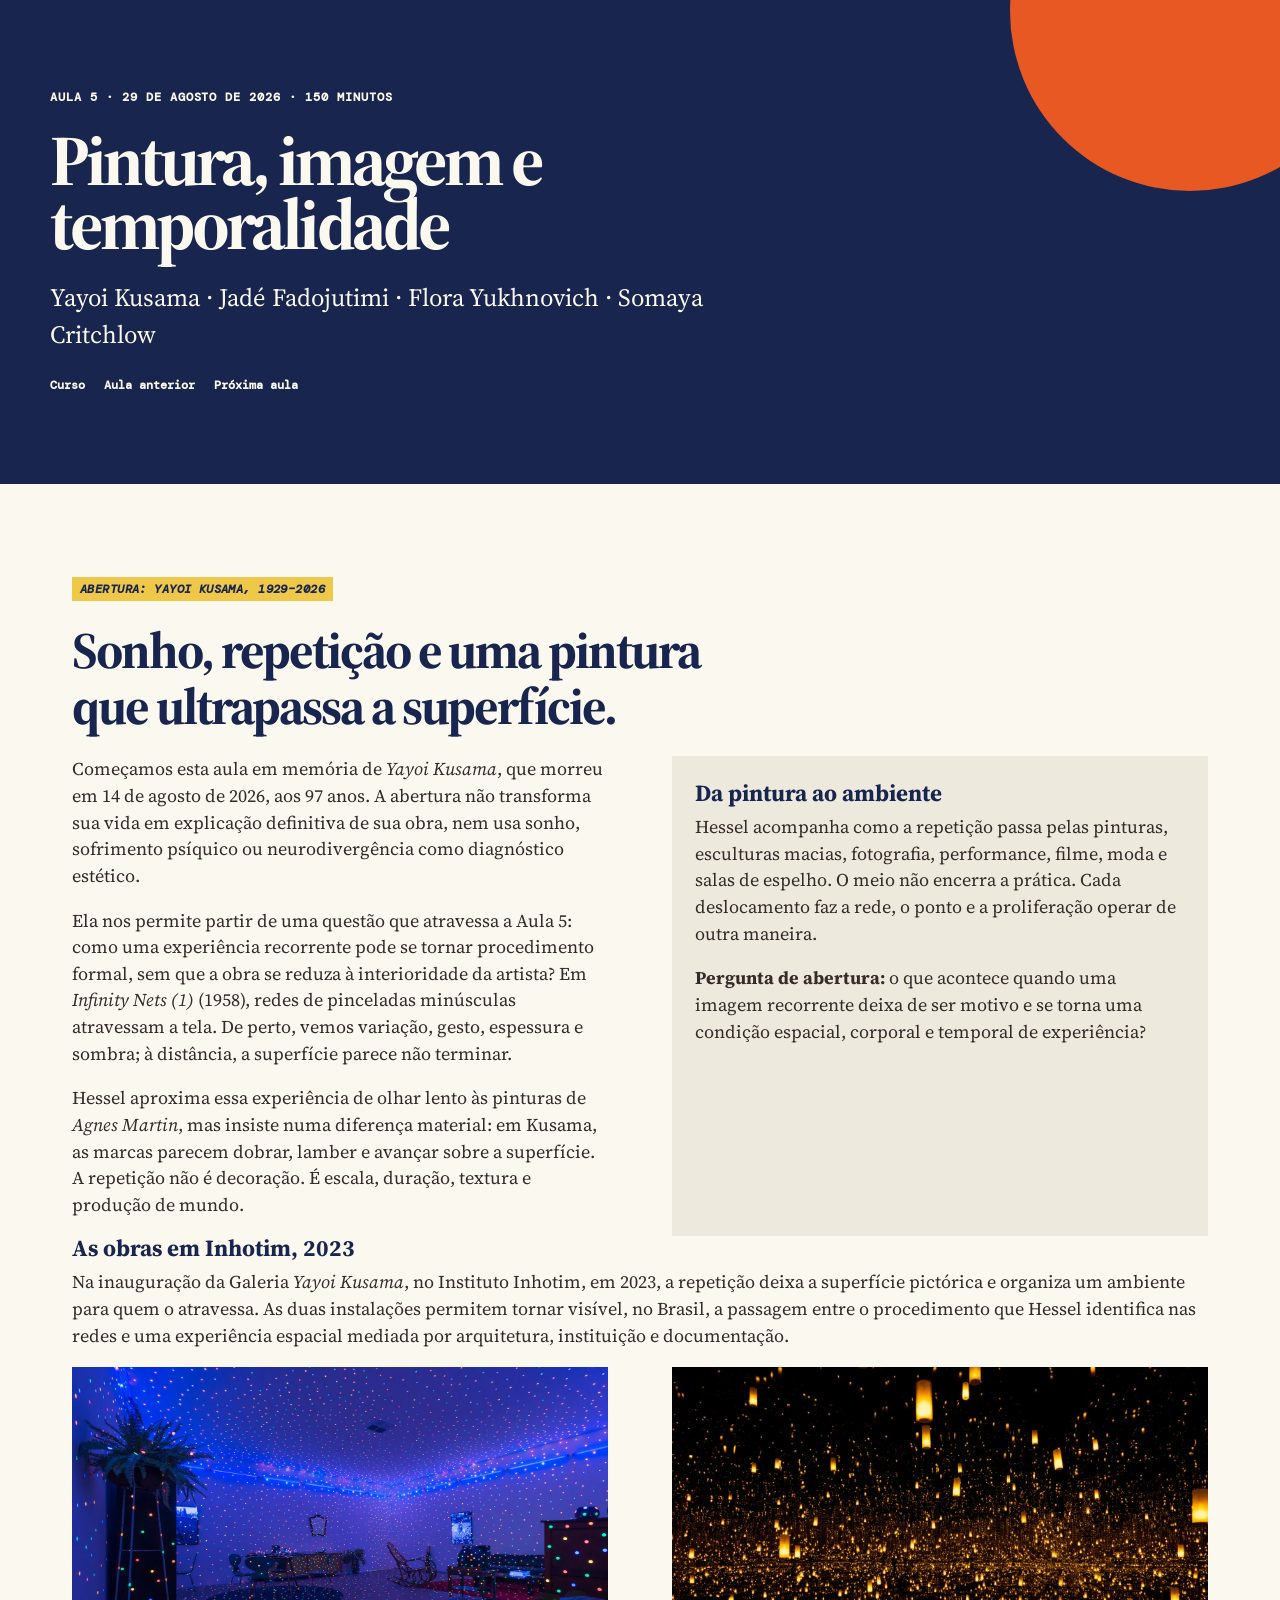
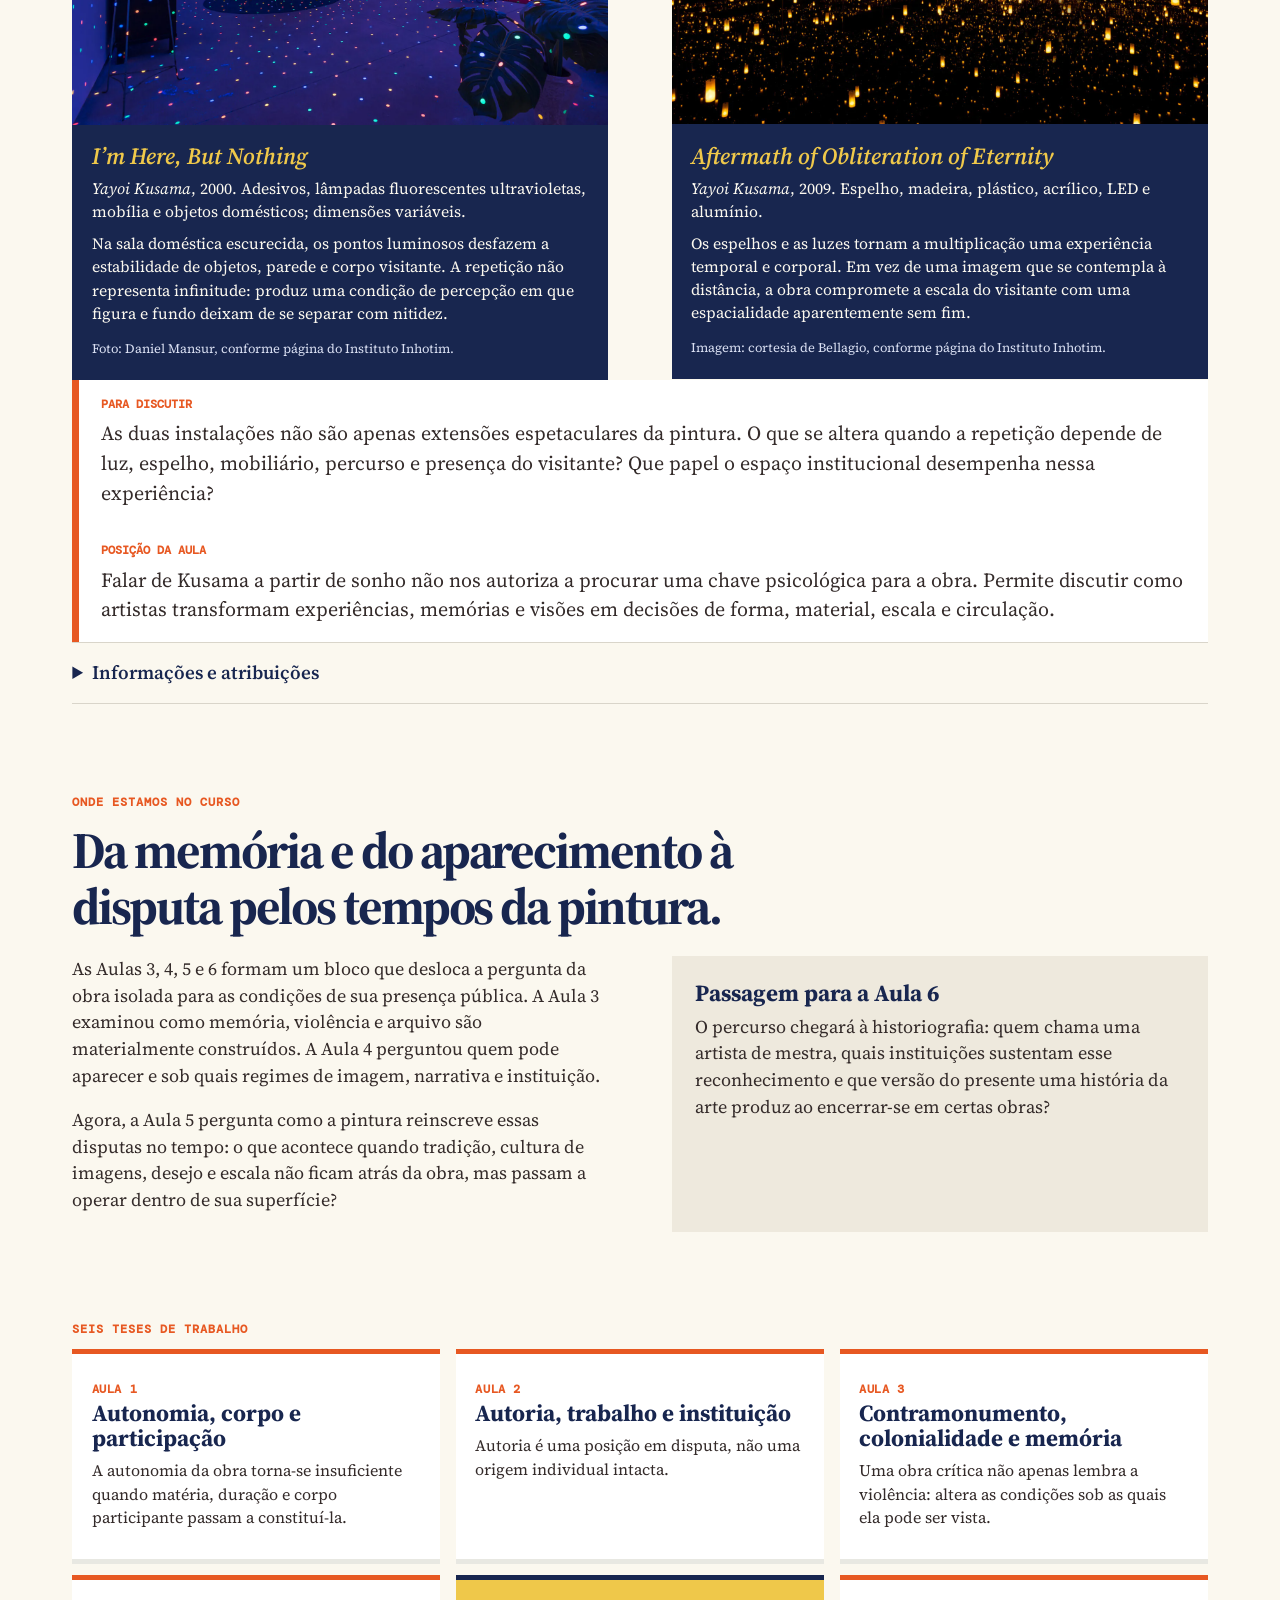
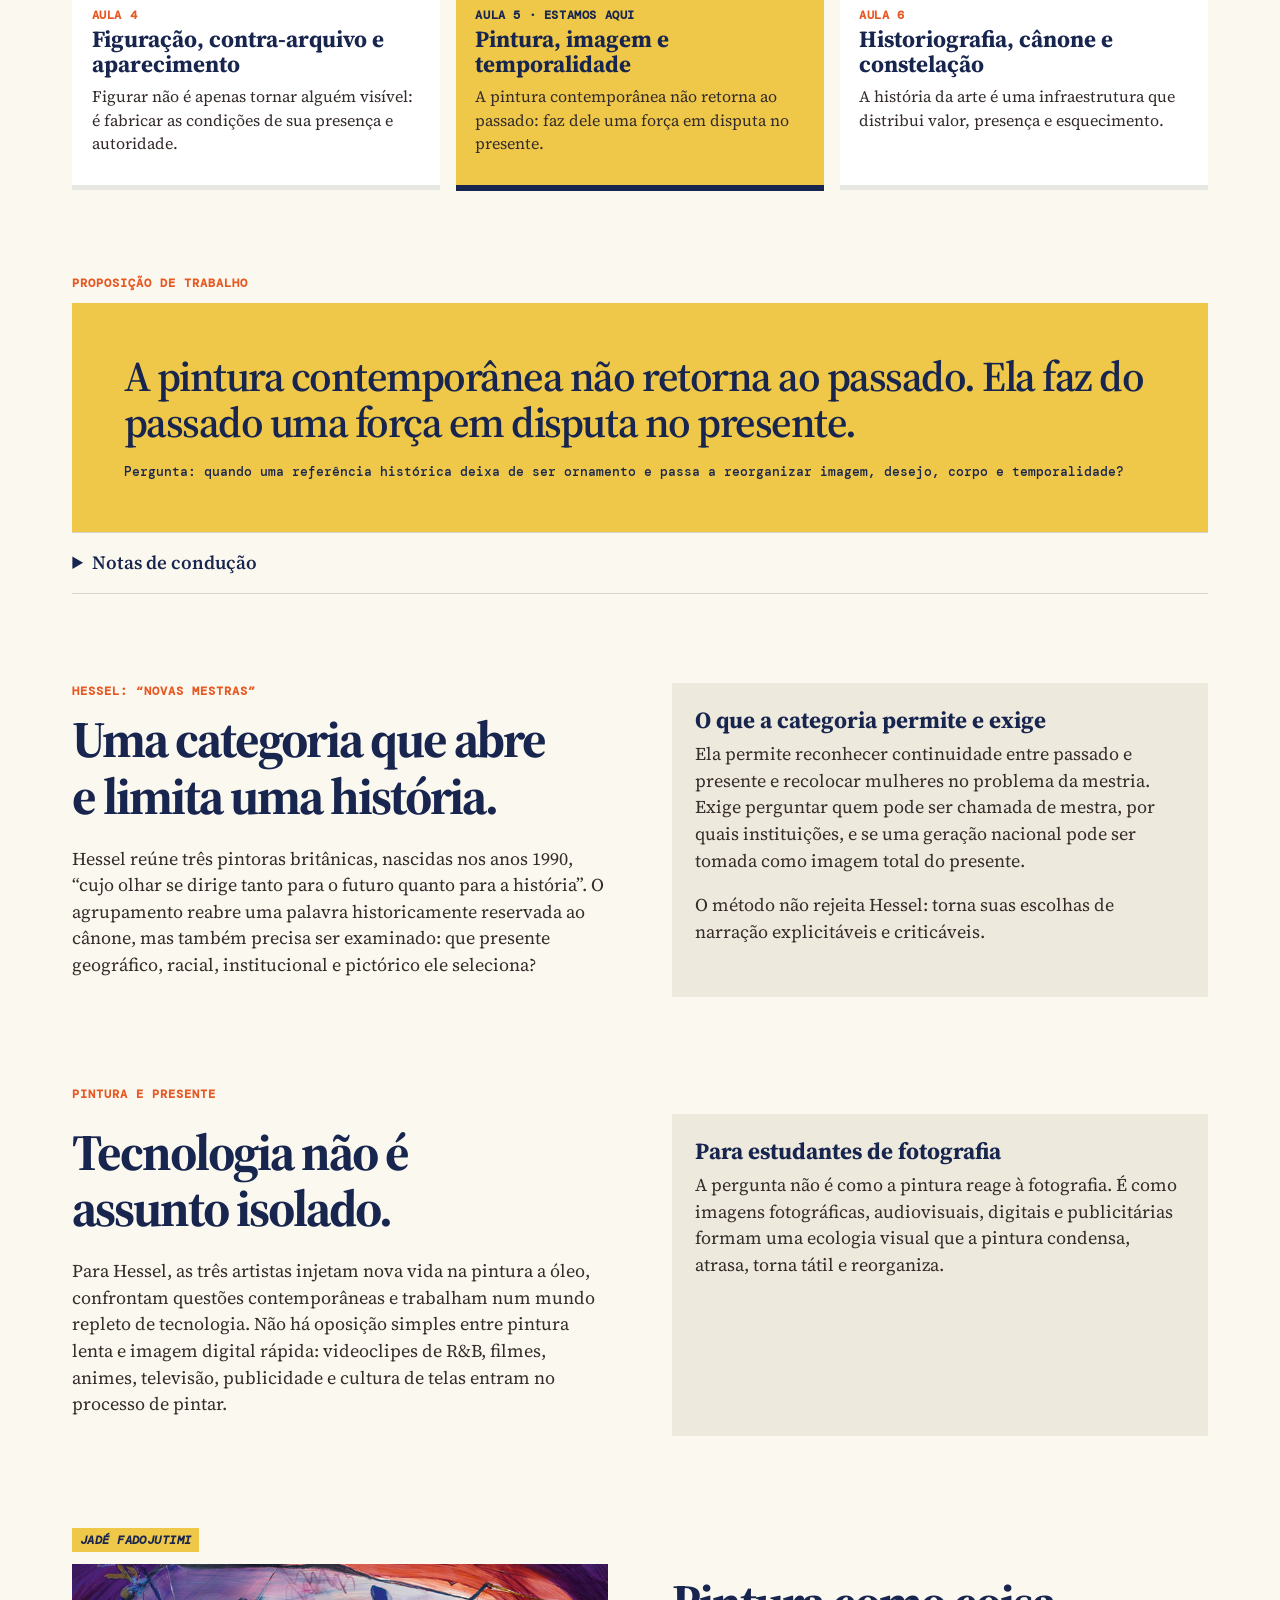
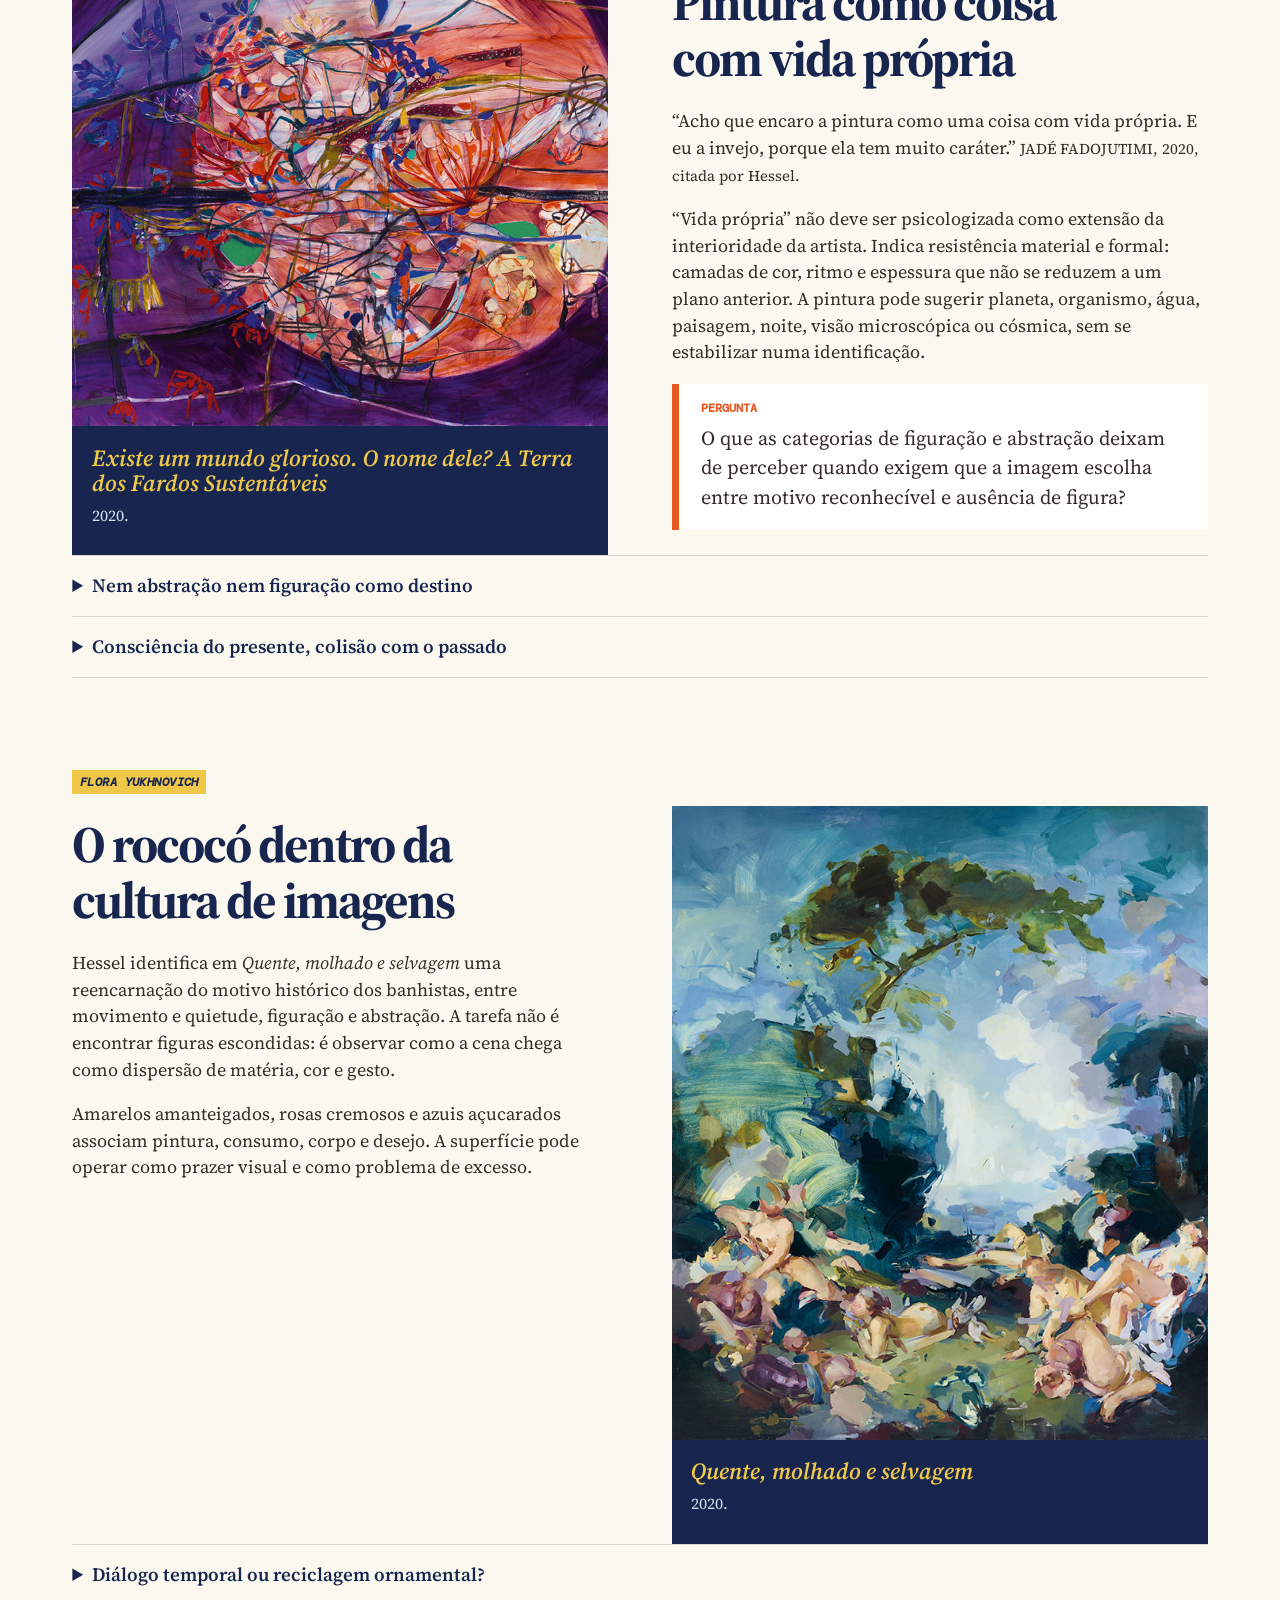
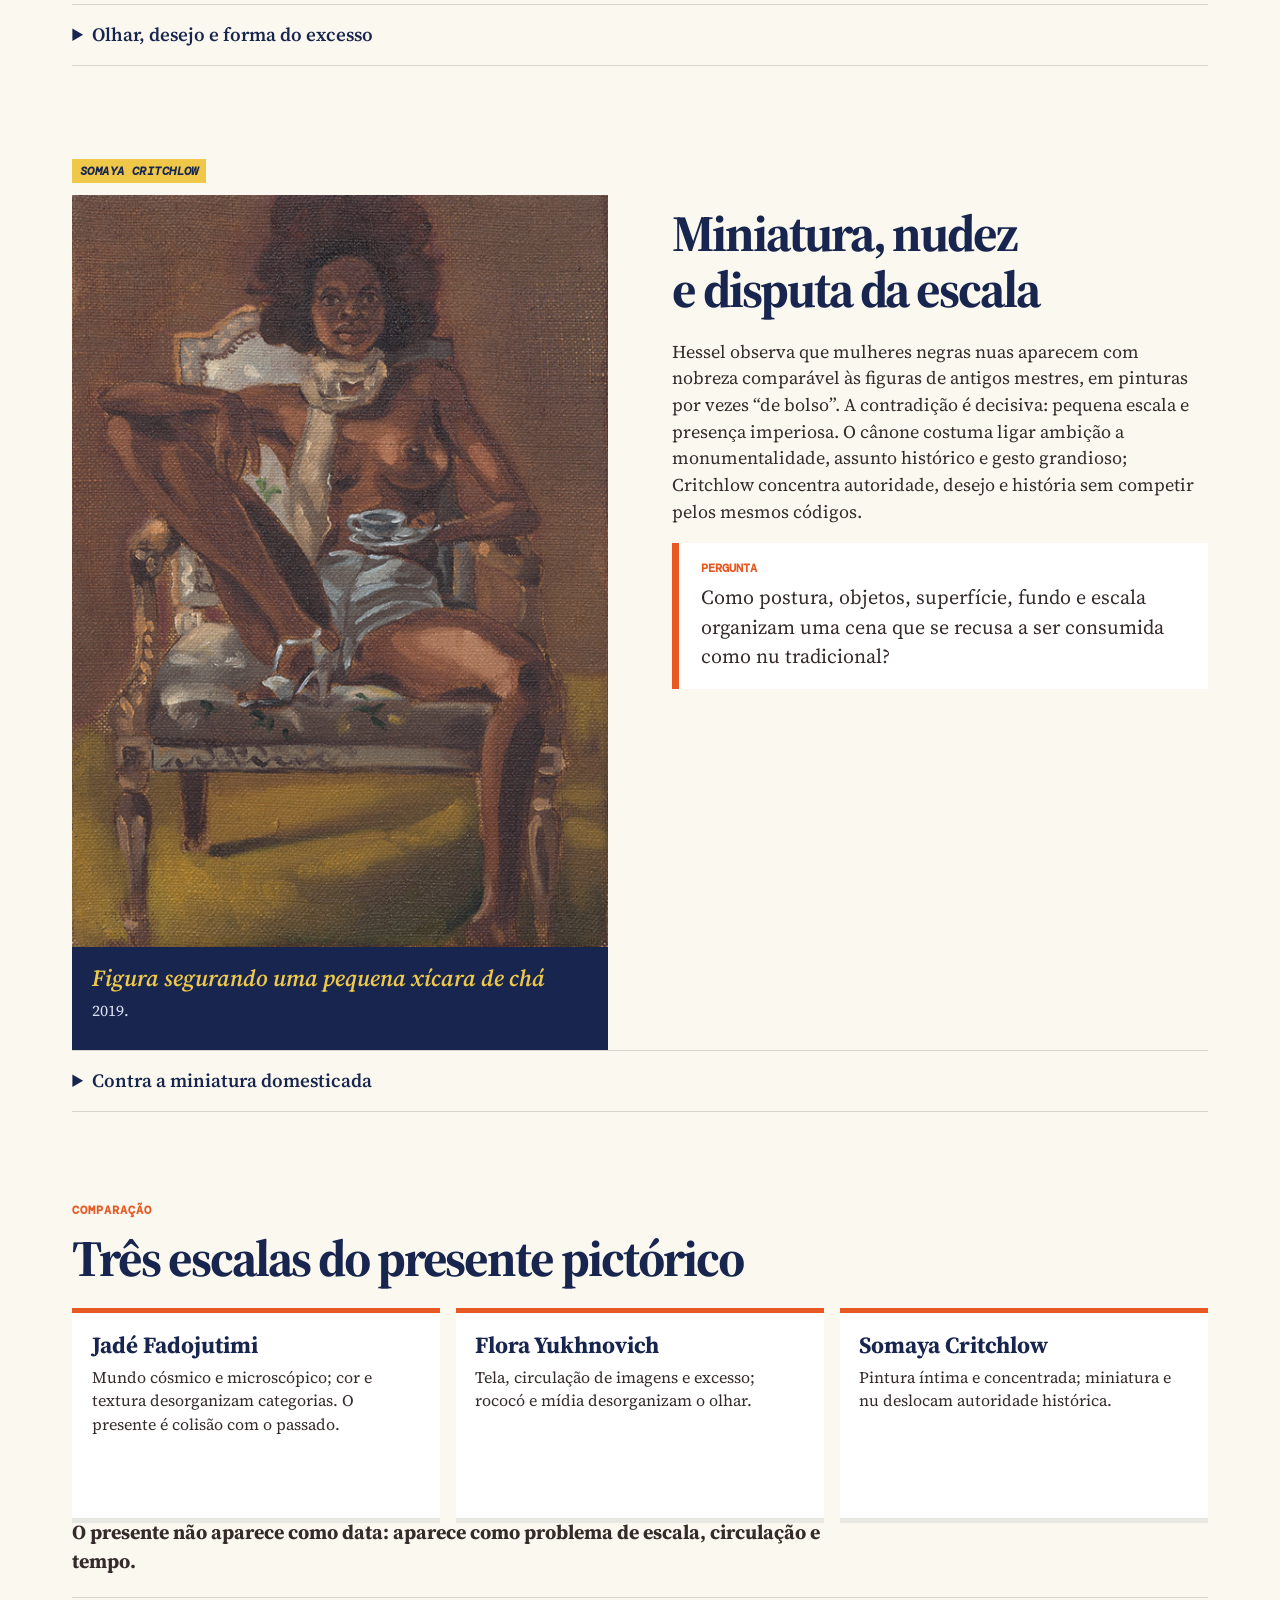
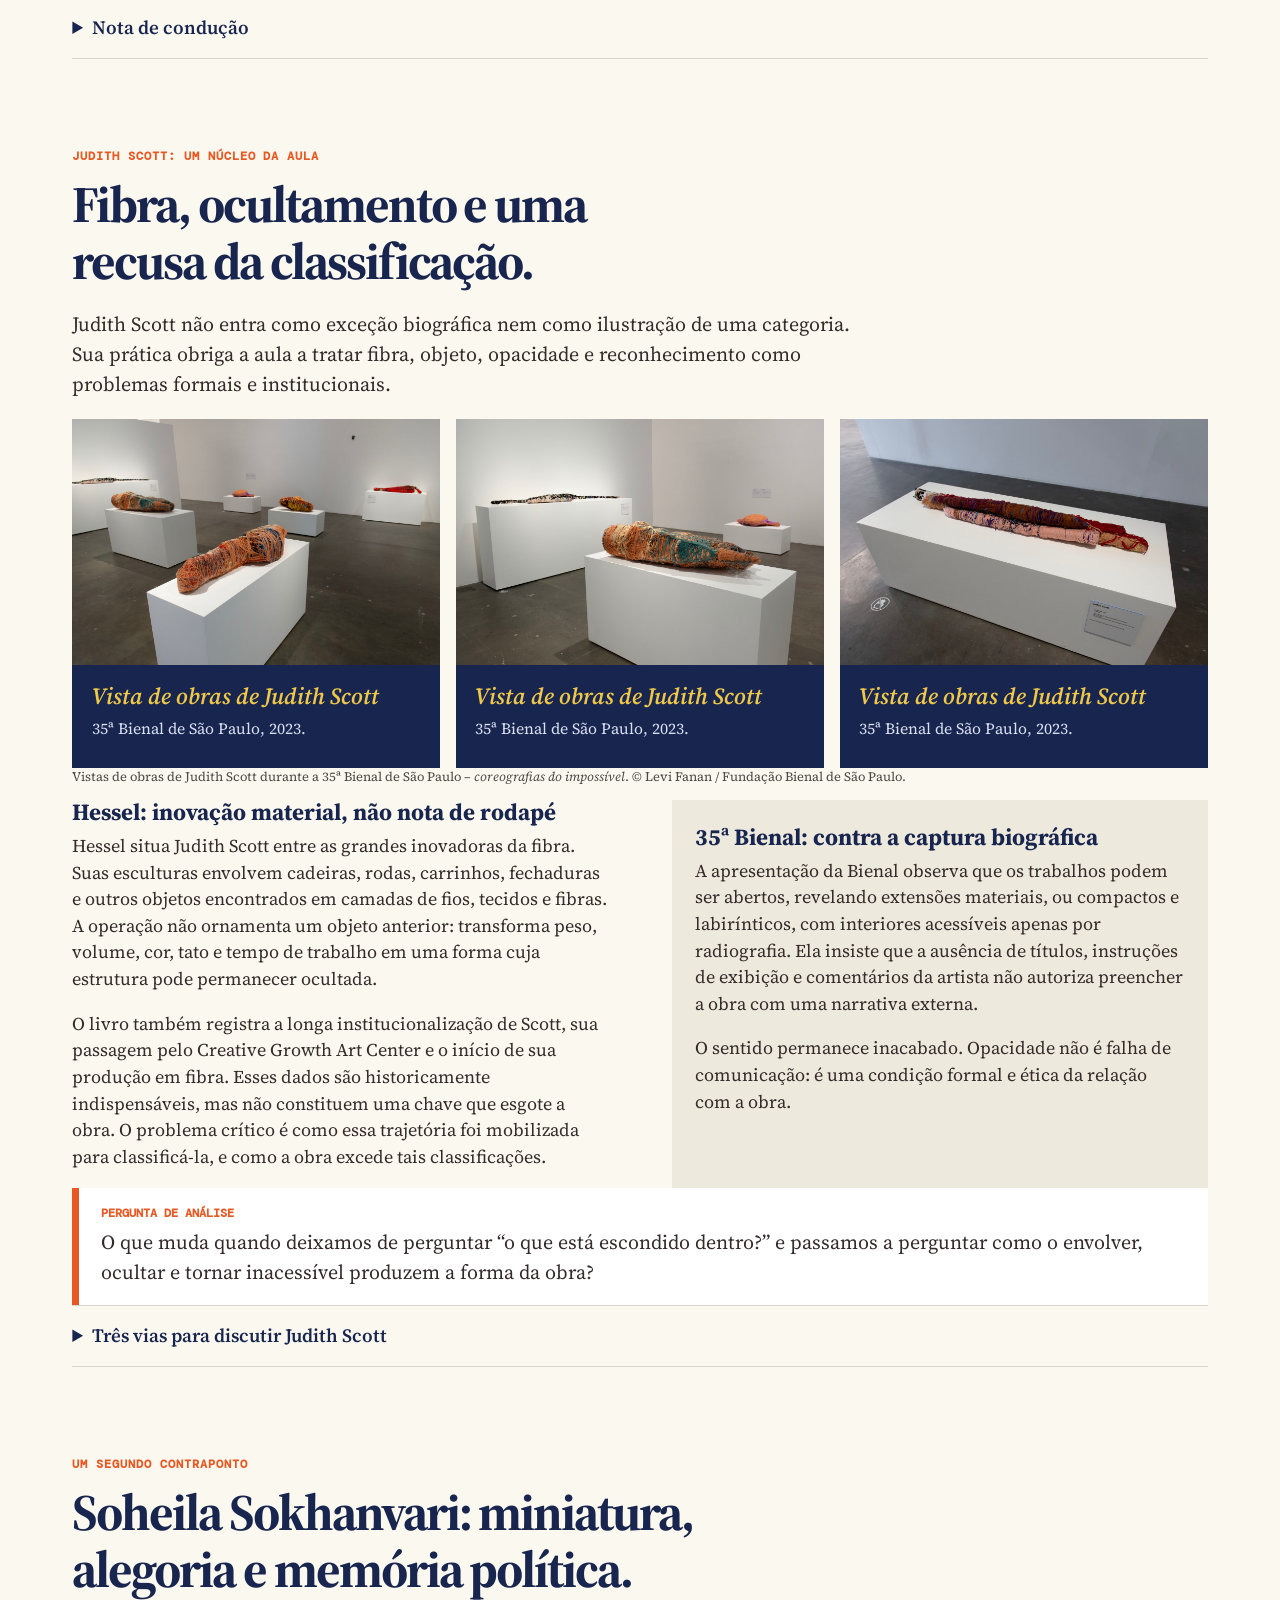
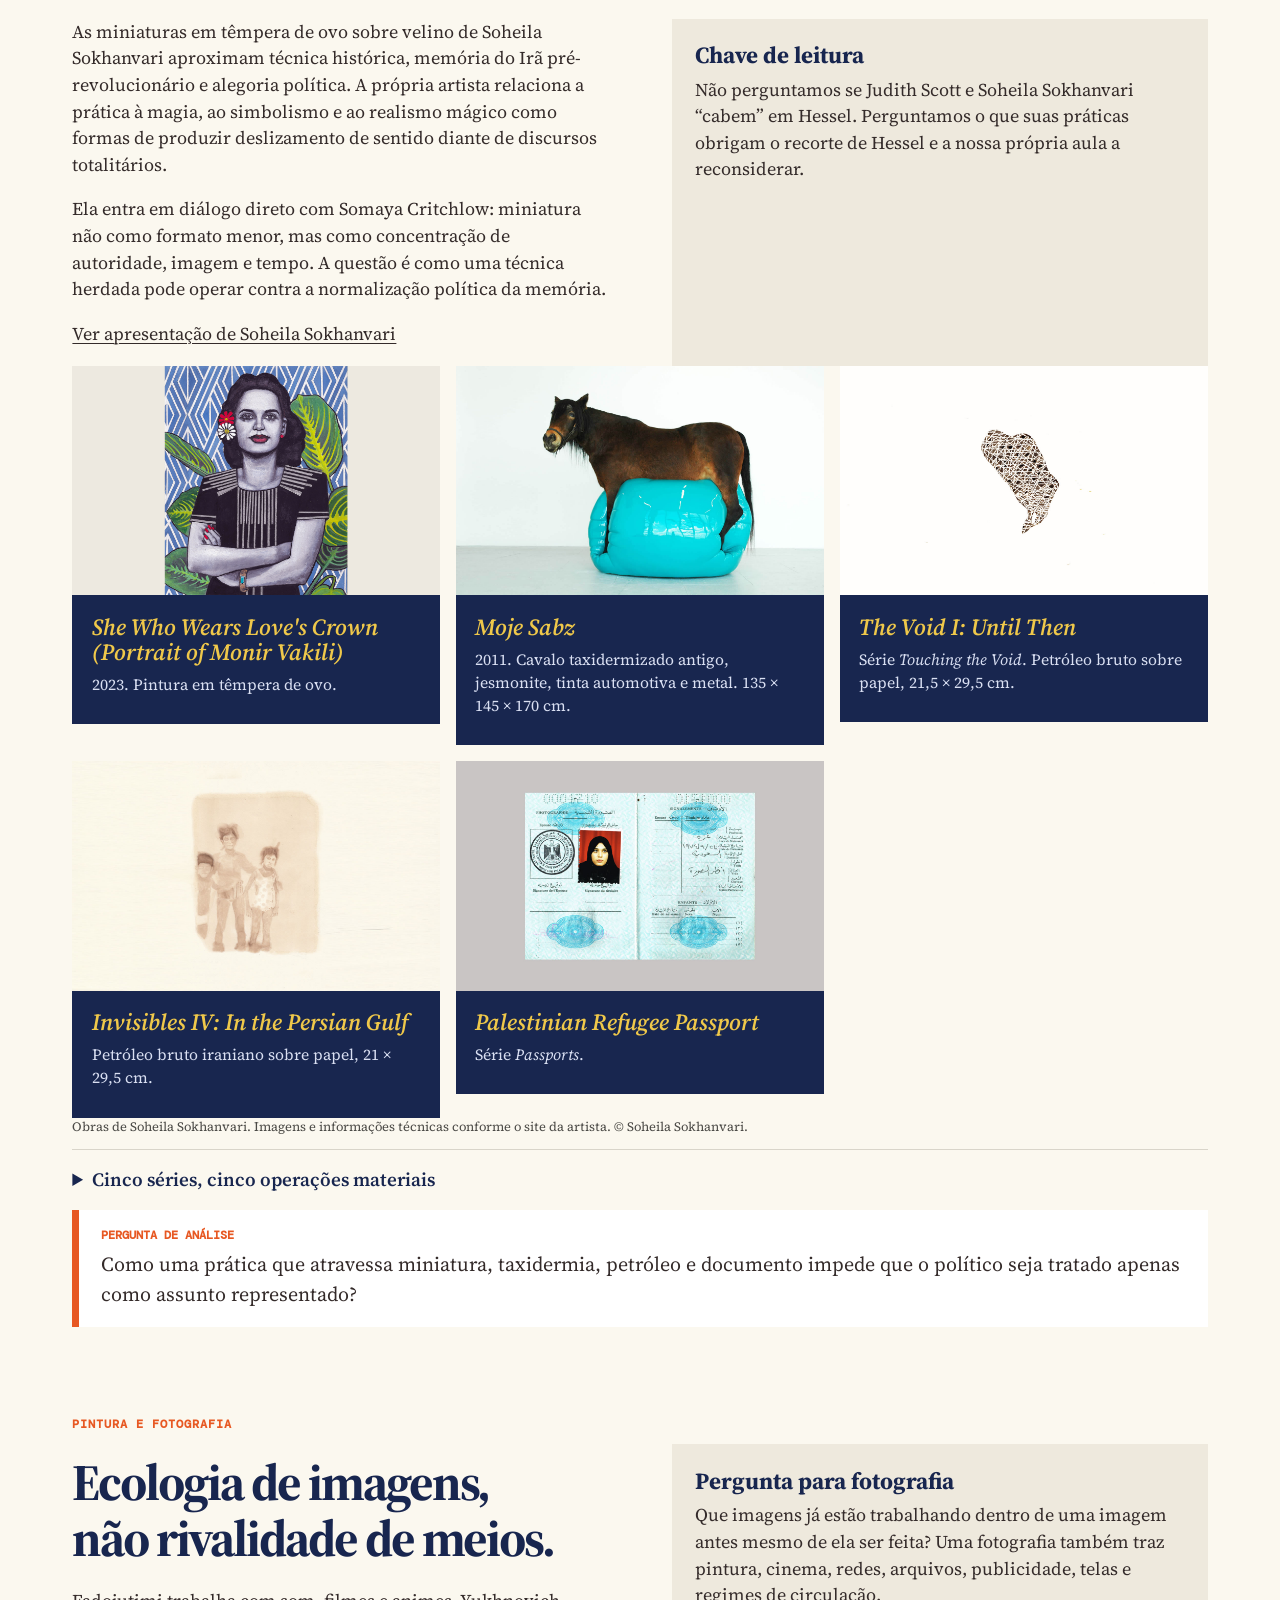
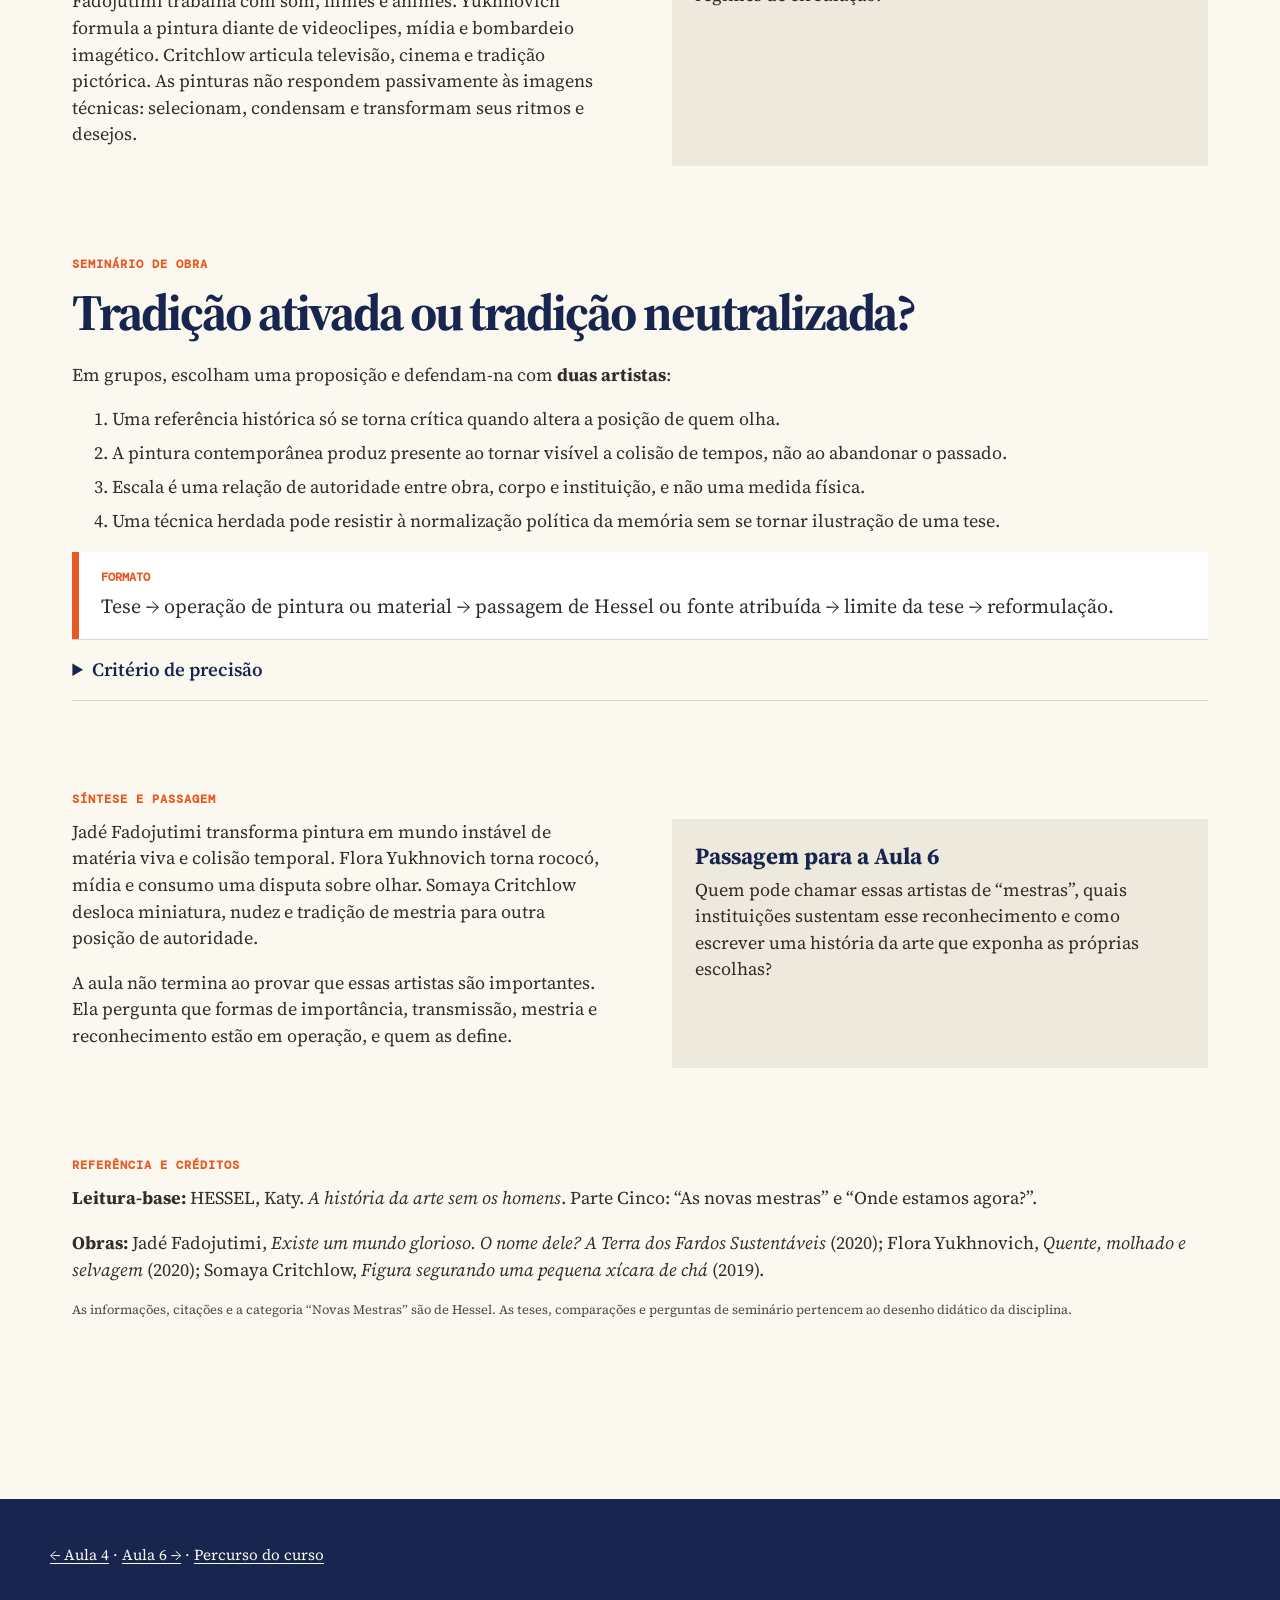
<file: aula-05.html>
<!doctype html>
<html lang="pt-BR">
  <head>
    <meta http-equiv="Content-Type" content="text/html; charset=UTF-8" />
    <meta charset="utf-8" />
    <meta name="viewport" content="width=device-width, initial-scale=1" />
    <title>Aula 5 | Pintura, imagem e temporalidade</title>
    <link rel="stylesheet" href="assets/styles.css" />
    <link rel="icon" type="image/png" href="assets/ico.png" />
  </head>
  <body>
    <header class="page-head">
      <p class="eyebrow">
        Aula 5 &middot; 29 de agosto de 2026 &middot; 150 minutos
      </p>
      <h1>Pintura, imagem e temporalidade</h1>
      <p class="page-intro">
        Yayoi Kusama · Jad&eacute; Fadojutimi · Flora Yukhnovich · Somaya
        Critchlow
      </p>
      <nav>
        <a href="index.html">Curso</a><a href="aula-04.html">Aula anterior</a
        ><a href="aula-06.html">Pr&oacute;xima aula</a>
      </nav>
    </header>
    <main class="wrap">
      <section class="section">
        <p class="section-label">Abertura: Yayoi Kusama, 1929–2026</p>
        <h2>Sonho, repetição e uma pintura que ultrapassa a superfície.</h2>
        <div class="two-col">
          <div>
            <p>
              Começamos esta aula em memória de <em>Yayoi Kusama</em>, que
              morreu em 14 de agosto de 2026, aos 97 anos. A abertura não
              transforma sua vida em explicação definitiva de sua obra, nem usa
              sonho, sofrimento psíquico ou neurodivergência como diagnóstico
              estético.
            </p>
            <p>
              Ela nos permite partir de uma questão que atravessa a Aula 5: como
              uma experiência recorrente pode se tornar procedimento formal, sem
              que a obra se reduza à interioridade da artista? Em
              <em>Infinity Nets (1)</em> (1958), redes de pinceladas minúsculas
              atravessam a tela. De perto, vemos variação, gesto, espessura e
              sombra; à distância, a superfície parece não terminar.
            </p>
            <p>
              Hessel aproxima essa experiência de olhar lento às pinturas de
              <em>Agnes Martin</em>, mas insiste numa diferença material: em
              Kusama, as marcas parecem dobrar, lamber e avançar sobre a
              superfície. A repetição não é decoração. É escala, duração,
              textura e produção de mundo.
            </p>
          </div>
          <aside class="note">
            <h3>Da pintura ao ambiente</h3>
            <p>
              Hessel acompanha como a repetição passa pelas pinturas, esculturas
              macias, fotografia, performance, filme, moda e salas de espelho. O
              meio não encerra a prática. Cada deslocamento faz a rede, o ponto
              e a proliferação operar de outra maneira.
            </p>
            <p>
              <strong>Pergunta de abertura:</strong> o que acontece quando uma
              imagem recorrente deixa de ser motivo e se torna uma condição
              espacial, corporal e temporal de experiência?
            </p>
          </aside>
        </div>
        <h3>As obras em Inhotim, 2023</h3>
        <p>
          Na inauguração da Galeria <em>Yayoi Kusama</em>, no Instituto Inhotim,
          em 2023, a repetição deixa a superfície pictórica e organiza um
          ambiente para quem o atravessa. As duas instalações permitem tornar
          visível, no Brasil, a passagem entre o procedimento que Hessel
          identifica nas redes e uma experiência espacial mediada por
          arquitetura, instituição e documentação.
        </p>
        <div class="two-col">
          <article class="work">
            <img
              src="assets/obras/aula-05-kusama-im-here.webp"
              alt="Interior de I’m Here, But Nothing, de Yayoi Kusama, com pontos luminosos coloridos sobre mobiliário e paredes escuras."
            />
            <div class="work-caption">
              <h3><em>I’m Here, But Nothing</em></h3>
              <p>
                <em>Yayoi Kusama</em>, 2000. Adesivos, lâmpadas fluorescentes
                ultravioletas, mobília e objetos domésticos; dimensões
                variáveis.
              </p>
              <p>
                Na sala doméstica escurecida, os pontos luminosos desfazem a
                estabilidade de objetos, parede e corpo visitante. A repetição
                não representa infinitude: produz uma condição de percepção em
                que figura e fundo deixam de se separar com nitidez.
              </p>
              <small
                >Foto: Daniel Mansur, conforme página do Instituto
                Inhotim.</small
              >
            </div>
          </article>
          <article class="work">
            <img
              src="assets/obras/aula-05-kusama-aftermath.webp"
              alt="Instalação espelhada Aftermath of Obliteration of Eternity, de Yayoi Kusama, com luzes suspensas refletidas ao infinito."
            />
            <div class="work-caption">
              <h3><em>Aftermath of Obliteration of Eternity</em></h3>
              <p>
                <em>Yayoi Kusama</em>, 2009. Espelho, madeira, plástico,
                acrílico, LED e alumínio.
              </p>
              <p>
                Os espelhos e as luzes tornam a multiplicação uma experiência
                temporal e corporal. Em vez de uma imagem que se contempla à
                distância, a obra compromete a escala do visitante com uma
                espacialidade aparentemente sem fim.
              </p>
              <small
                >Imagem: cortesia de Bellagio, conforme página do Instituto
                Inhotim.</small
              >
            </div>
          </article>
        </div>
        <div class="question">
          <strong>Para discutir</strong>As duas instalações não são apenas
          extensões espetaculares da pintura. O que se altera quando a repetição
          depende de luz, espelho, mobiliário, percurso e presença do visitante?
          Que papel o espaço institucional desempenha nessa experiência?
        </div>
        <div class="question">
          <strong>Posição da aula</strong>Falar de Kusama a partir de sonho não
          nos autoriza a procurar uma chave psicológica para a obra. Permite
          discutir como artistas transformam experiências, memórias e visões em
          decisões de forma, material, escala e circulação.
        </div>
        <details>
          <summary>Informações e atribuições</summary>
          <p>
            Hessel apresenta <em>Infinity Nets (1)</em>, 1958, como pintura a
            óleo sobre tela e lê as redes por sua repetição tátil e espacial. A
            data de morte está registrada no
            <a
              href="https://yayoi-kusama.jp/en/news4518/"
              target="_blank"
              rel="noopener noreferrer"
              >site oficial de Yayoi Kusama</a
            >. Informações materiais, imagens e créditos das instalações em
            Inhotim:
            <a
              href="https://www.inhotim.org.br/item-do-acervo/galeria-yayoi-kusama/"
              target="_blank"
              rel="noopener noreferrer"
              >Instituto Inhotim, Galeria Yayoi Kusama</a
            >.
          </p>
        </details>
      </section>
      <section class="section">
        <p class="section-label">Onde estamos no curso</p>
        <h2>
          Da mem&oacute;ria e do aparecimento &agrave; disputa pelos tempos da
          pintura.
        </h2>
        <div class="two-col">
          <div>
            <p>
              As Aulas 3, 4, 5 e 6 formam um bloco que desloca a pergunta da
              obra isolada para as condi&ccedil;&otilde;es de sua
              presen&ccedil;a p&uacute;blica. A Aula 3 examinou como
              mem&oacute;ria, viol&ecirc;ncia e arquivo s&atilde;o materialmente
              constru&iacute;dos. A Aula 4 perguntou quem pode aparecer e sob
              quais regimes de imagem, narrativa e institui&ccedil;&atilde;o.
            </p>
            <p>
              Agora, a Aula 5 pergunta como a pintura reinscreve essas disputas
              no tempo: o que acontece quando tradi&ccedil;&atilde;o, cultura de
              imagens, desejo e escala n&atilde;o ficam atr&aacute;s da obra,
              mas passam a operar dentro de sua superf&iacute;cie?
            </p>
          </div>
          <aside class="note">
            <h3>Passagem para a Aula 6</h3>
            <p>
              O percurso chegar&aacute; &agrave; historiografia: quem chama uma
              artista de mestra, quais institui&ccedil;&otilde;es sustentam esse
              reconhecimento e que vers&atilde;o do presente uma hist&oacute;ria
              da arte produz ao encerrar-se em certas obras?
            </p>
          </aside>
        </div>
      </section>
      <section class="section course-map">
        <p class="section-label">Seis teses de trabalho</p>
        <div class="cards">
          <article class="card">
            <span class="number">Aula 1</span>
            <h3>Autonomia, corpo e participa&ccedil;&atilde;o</h3>
            <p>
              A autonomia da obra torna-se insuficiente quando mat&eacute;ria,
              dura&ccedil;&atilde;o e corpo participante passam a
              constitu&iacute;-la.
            </p>
          </article>
          <article class="card">
            <span class="number">Aula 2</span>
            <h3>Autoria, trabalho e institui&ccedil;&atilde;o</h3>
            <p>
              Autoria &eacute; uma posi&ccedil;&atilde;o em disputa, n&atilde;o
              uma origem individual intacta.
            </p>
          </article>
          <article class="card">
            <span class="number">Aula 3</span>
            <h3>Contramonumento, colonialidade e mem&oacute;ria</h3>
            <p>
              Uma obra cr&iacute;tica n&atilde;o apenas lembra a
              viol&ecirc;ncia: altera as condi&ccedil;&otilde;es sob as quais
              ela pode ser vista.
            </p>
          </article>
          <article class="card">
            <span class="number">Aula 4</span>
            <h3>Figura&ccedil;&atilde;o, contra-arquivo e aparecimento</h3>
            <p>
              Figurar n&atilde;o &eacute; apenas tornar algu&eacute;m
              vis&iacute;vel: &eacute; fabricar as condi&ccedil;&otilde;es de
              sua presen&ccedil;a e autoridade.
            </p>
          </article>
          <article class="card current">
            <span class="number">Aula 5 &middot; estamos aqui</span>
            <h3>Pintura, imagem e temporalidade</h3>
            <p>
              A pintura contempor&acirc;nea n&atilde;o retorna ao passado: faz
              dele uma for&ccedil;a em disputa no presente.
            </p>
          </article>
          <article class="card">
            <span class="number">Aula 6</span>
            <h3>Historiografia, c&acirc;none e constela&ccedil;&atilde;o</h3>
            <p>
              A hist&oacute;ria da arte &eacute; uma infraestrutura que
              distribui valor, presen&ccedil;a e esquecimento.
            </p>
          </article>
        </div>
      </section>
      <section class="section">
        <p class="section-label">Proposi&ccedil;&atilde;o de trabalho</p>
        <div class="statement">
          A pintura contempor&acirc;nea n&atilde;o retorna ao passado. Ela faz
          do passado uma for&ccedil;a em disputa no presente.<small
            >Pergunta: quando uma refer&ecirc;ncia hist&oacute;rica deixa de ser
            ornamento e passa a reorganizar imagem, desejo, corpo e
            temporalidade?</small
          >
        </div>
        <details>
          <summary>Notas de condu&ccedil;&atilde;o</summary>
          <p>
            Esta aula n&atilde;o pergunta se a pintura sobreviveu ao digital, ao
            v&iacute;deo ou &agrave; cultura de telas. Essa pergunta separa os
            meios antes de observar como as obras os atravessam. Em Fadojutimi,
            Yukhnovich e Critchlow, tradi&ccedil;&otilde;es, imagens de massa,
            regimes de desejo, escala e hist&oacute;rias de exclus&atilde;o
            tornam-se mat&eacute;ria ativa, inst&aacute;vel e conflituosa.
          </p>
        </details>
      </section>
      <section class="section two-col">
        <div>
          <p class="section-label">Hessel: &ldquo;Novas Mestras&rdquo;</p>
          <h2>Uma categoria que abre e limita uma hist&oacute;ria.</h2>
          <p>
            Hessel re&uacute;ne tr&ecirc;s pintoras brit&acirc;nicas, nascidas
            nos anos 1990, &ldquo;cujo olhar se dirige tanto para o futuro
            quanto para a hist&oacute;ria&rdquo;. O agrupamento reabre uma
            palavra historicamente reservada ao c&acirc;none, mas tamb&eacute;m
            precisa ser examinado: que presente geogr&aacute;fico, racial,
            institucional e pict&oacute;rico ele seleciona?
          </p>
        </div>
        <aside class="note">
          <h3>O que a categoria permite e exige</h3>
          <p>
            Ela permite reconhecer continuidade entre passado e presente e
            recolocar mulheres no problema da mestria. Exige perguntar quem pode
            ser chamada de mestra, por quais institui&ccedil;&otilde;es, e se
            uma gera&ccedil;&atilde;o nacional pode ser tomada como imagem total
            do presente.
          </p>
          <p>
            O m&eacute;todo n&atilde;o rejeita Hessel: torna suas escolhas de
            narra&ccedil;&atilde;o explicit&aacute;veis e critic&aacute;veis.
          </p>
        </aside>
      </section>
      <section class="section">
        <p class="section-label">Pintura e presente</p>
        <div class="two-col">
          <div>
            <h2>Tecnologia n&atilde;o &eacute; assunto isolado.</h2>
            <p>
              Para Hessel, as tr&ecirc;s artistas injetam nova vida na pintura a
              &oacute;leo, confrontam quest&otilde;es contempor&acirc;neas e
              trabalham num mundo repleto de tecnologia. N&atilde;o h&aacute;
              oposi&ccedil;&atilde;o simples entre pintura lenta e imagem
              digital r&aacute;pida: videoclipes de R&amp;B, filmes, animes,
              televis&atilde;o, publicidade e cultura de telas entram no
              processo de pintar.
            </p>
          </div>
          <aside class="note">
            <h3>Para estudantes de fotografia</h3>
            <p>
              A pergunta n&atilde;o &eacute; como a pintura reage &agrave;
              fotografia. &Eacute; como imagens fotogr&aacute;ficas,
              audiovisuais, digitais e publicit&aacute;rias formam uma ecologia
              visual que a pintura condensa, atrasa, torna t&aacute;til e
              reorganiza.
            </p>
          </aside>
        </div>
      </section>
      <section class="section">
        <p class="section-label">Jad&eacute; Fadojutimi</p>
        <div class="two-col">
          <article class="work">
            <img
              src="assets/obras/aula-05-image1.jpg"
              alt="Jad&eacute; Fadojutimi, Existe um mundo glorioso"
            />
            <div class="work-content">
              <h3>
                <em
                  >Existe um mundo glorioso. O nome dele? A Terra dos Fardos
                  Sustent&aacute;veis</em
                >
              </h3>
              <p>2020.</p>
            </div>
          </article>
          <div>
            <h2>Pintura como coisa com vida pr&oacute;pria</h2>
            <p>
              &ldquo;Acho que encaro a pintura como uma coisa com vida
              pr&oacute;pria. E eu a invejo, porque ela tem muito
              car&aacute;ter.&rdquo;
              <small>JAD&Eacute; FADOJUTIMI, 2020, citada por Hessel.</small>
            </p>
            <p>
              &ldquo;Vida pr&oacute;pria&rdquo; n&atilde;o deve ser
              psicologizada como extens&atilde;o da interioridade da artista.
              Indica resist&ecirc;ncia material e formal: camadas de cor, ritmo
              e espessura que n&atilde;o se reduzem a um plano anterior. A
              pintura pode sugerir planeta, organismo, &aacute;gua, paisagem,
              noite, vis&atilde;o microsc&oacute;pica ou c&oacute;smica, sem se
              estabilizar numa identifica&ccedil;&atilde;o.
            </p>
            <div class="question">
              <strong>Pergunta</strong>O que as categorias de
              figura&ccedil;&atilde;o e abstra&ccedil;&atilde;o deixam de
              perceber quando exigem que a imagem escolha entre motivo
              reconhec&iacute;vel e aus&ecirc;ncia de figura?
            </div>
          </div>
        </div>
        <details>
          <summary>
            Nem abstra&ccedil;&atilde;o nem figura&ccedil;&atilde;o como destino
          </summary>
          <p>
            Hessel aproxima a energia de Fadojutimi de Joan Mitchell, Lee
            Krasner e Helen Frankenthaler, mas afirma que suas pinturas
            n&atilde;o s&atilde;o estritamente abstratas nem figurativas. A obra
            pressiona essas categorias por camadas, bast&atilde;o de
            &oacute;leo, garfos, cabo de pincel, som, atrito e
            dura&ccedil;&atilde;o. Trilhas de filmes e animes n&atilde;o
            ilustram o presente: participam da constru&ccedil;&atilde;o da
            superf&iacute;cie.
          </p>
        </details>
        <details>
          <summary>
            Consci&ecirc;ncia do presente, colis&atilde;o com o passado
          </summary>
          <p>
            &ldquo;Minhas pinturas parecem ter consci&ecirc;ncia do presente
            enquanto colidem com o passado&rdquo;, diz Fadojutimi, citada por
            Hessel. A hip&oacute;tese da aula &eacute; que a pintura n&atilde;o
            representa o presente, mas produz uma experi&ecirc;ncia temporal sem
            reconcilia&ccedil;&atilde;o. A linguagem
            &ldquo;ut&oacute;pica&rdquo; usada por Hessel deve ser testada: a
            abund&acirc;ncia de cor pode ser afirmativa, mas tamb&eacute;m
            cont&eacute;m colis&atilde;o, opacidade e fric&ccedil;&atilde;o.
          </p>
        </details>
      </section>
      <section class="section">
        <p class="section-label">Flora Yukhnovich</p>
        <div class="two-col">
          <div>
            <h2>O rococ&oacute; dentro da cultura de imagens</h2>
            <p>
              Hessel identifica em <em>Quente, molhado e selvagem</em> uma
              reencarna&ccedil;&atilde;o do motivo hist&oacute;rico dos
              banhistas, entre movimento e quietude, figura&ccedil;&atilde;o e
              abstra&ccedil;&atilde;o. A tarefa n&atilde;o &eacute; encontrar
              figuras escondidas: &eacute; observar como a cena chega como
              dispers&atilde;o de mat&eacute;ria, cor e gesto.
            </p>
            <p>
              Amarelos amanteigados, rosas cremosos e azuis a&ccedil;ucarados
              associam pintura, consumo, corpo e desejo. A superf&iacute;cie
              pode operar como prazer visual e como problema de excesso.
            </p>
          </div>
          <article class="work">
            <img
              src="assets/obras/aula-05-image2.jpg"
              alt="Flora Yukhnovich, Quente, molhado e selvagem"
            />
            <div class="work-content">
              <h3><em>Quente, molhado e selvagem</em></h3>
              <p>2020.</p>
            </div>
          </article>
        </div>
        <details>
          <summary>Di&aacute;logo temporal ou reciclagem ornamental?</summary>
          <p>
            Hessel vincula Yukhnovich ao rococ&oacute;, &agrave;s
            <em>f&ecirc;tes galantes</em>, a cenas de artistas homens
            consagrados, a videoclipes de R&amp;B, ao consumo e &agrave;
            m&iacute;dia hipersexualizada. &ldquo;A pintura &eacute; uma forma
            de dar sentido &agrave;s imagens que nos bombardeiam a cada
            minuto&rdquo;, diz Yukhnovich, citada por Hessel. Pintura n&atilde;o
            foge do digital: processa suas imagens como mat&eacute;ria, falha,
            espessura e tempo.
          </p>
        </details>
        <details>
          <summary>Olhar, desejo e forma do excesso</summary>
          <p>
            Uma refer&ecirc;ncia hist&oacute;rica &eacute; cr&iacute;tica apenas
            se altera condi&ccedil;&otilde;es de olhar no presente. A obra
            dissolve banhistas e erotismo rococ&oacute; em velocidade e
            ambiguidade; faz corpo, ar, &aacute;gua e pintura disputarem
            legibilidade. A compara&ccedil;&atilde;o com Mickalene Thomas ajuda:
            Thomas reconfigura uma composi&ccedil;&atilde;o espec&iacute;fica;
            Yukhnovich dissolve um repert&oacute;rio inteiro de atmosfera,
            charme e erotismo.
          </p>
        </details>
      </section>
      <section class="section">
        <p class="section-label">Somaya Critchlow</p>
        <div class="two-col">
          <article class="work">
            <img
              src="assets/obras/aula-05-image3.jpg"
              alt="Somaya Critchlow, Figura segurando uma pequena x&iacute;cara de ch&aacute;"
            />
            <div class="work-content">
              <h3>
                <em
                  >Figura segurando uma pequena x&iacute;cara de ch&aacute;</em
                >
              </h3>
              <p>2019.</p>
            </div>
          </article>
          <div>
            <h2>Miniatura, nudez e disputa da escala</h2>
            <p>
              Hessel observa que mulheres negras nuas aparecem com nobreza
              compar&aacute;vel &agrave;s figuras de antigos mestres, em
              pinturas por vezes &ldquo;de bolso&rdquo;. A
              contradi&ccedil;&atilde;o &eacute; decisiva: pequena escala e
              presen&ccedil;a imperiosa. O c&acirc;none costuma ligar
              ambi&ccedil;&atilde;o a monumentalidade, assunto hist&oacute;rico
              e gesto grandioso; Critchlow concentra autoridade, desejo e
              hist&oacute;ria sem competir pelos mesmos c&oacute;digos.
            </p>
            <div class="question">
              <strong>Pergunta</strong>Como postura, objetos, superf&iacute;cie,
              fundo e escala organizam uma cena que se recusa a ser consumida
              como nu tradicional?
            </div>
          </div>
        </div>
        <details>
          <summary>Contra a miniatura domesticada</summary>
          <p>
            Critchlow dialoga com paleta, posturas e autoridade dos
            s&eacute;culos XVII e XVIII; mobiliza x&iacute;caras,
            rel&oacute;gios, cadeiras e sapatos vitorianos; aproxima antigos
            mestres de <em>Love &amp; Hip Hop</em> e David Lynch.
            Televis&atilde;o, cultura pop, objeto vitoriano e miniatura produzem
            um tempo espesso. A rela&ccedil;&atilde;o com o c&acirc;none
            n&atilde;o &eacute; rever&ecirc;ncia: &eacute; disputa de autoridade
            numa tradi&ccedil;&atilde;o que reservou nobreza e centralidade a
            outras figuras.
          </p>
        </details>
      </section>
      <section class="section">
        <p class="section-label">Compara&ccedil;&atilde;o</p>
        <h2>Tr&ecirc;s escalas do presente pict&oacute;rico</h2>
        <div class="cards">
          <article class="card">
            <h3>Jad&eacute; Fadojutimi</h3>
            <p>
              Mundo c&oacute;smico e microsc&oacute;pico; cor e textura
              desorganizam categorias. O presente &eacute; colis&atilde;o com o
              passado.
            </p>
          </article>
          <article class="card">
            <h3>Flora Yukhnovich</h3>
            <p>
              Tela, circula&ccedil;&atilde;o de imagens e excesso; rococ&oacute;
              e m&iacute;dia desorganizam o olhar.
            </p>
          </article>
          <article class="card">
            <h3>Somaya Critchlow</h3>
            <p>
              Pintura &iacute;ntima e concentrada; miniatura e nu deslocam
              autoridade hist&oacute;rica.
            </p>
          </article>
        </div>
        <p class="lede">
          <strong
            >O presente n&atilde;o aparece como data: aparece como problema de
            escala, circula&ccedil;&atilde;o e tempo.</strong
          >
        </p>
        <details>
          <summary>Nota de condu&ccedil;&atilde;o</summary>
          <p>
            Escala n&atilde;o &eacute; apenas medida f&iacute;sica. Em
            Fadojutimi, passa entre planeta e c&eacute;lula; em Yukhnovich,
            envolve a avalanche de imagens e a dimens&atilde;o da tela; em
            Critchlow, &eacute; intensidade numa pintura pequena. Pe&ccedil;a
            que a turma teste a afirma&ccedil;&atilde;o de que Critchlow pode
            ser t&atilde;o monumental quanto uma instala&ccedil;&atilde;o em
            escala urbana.
          </p>
        </details>
      </section>
      <section class="section">
        <p class="section-label">Judith Scott: um n&uacute;cleo da aula</p>
        <h2>Fibra, ocultamento e uma recusa da classifica&ccedil;&atilde;o.</h2>
        <p class="lede">
          Judith Scott n&atilde;o entra como exce&ccedil;&atilde;o
          biogr&aacute;fica nem como ilustra&ccedil;&atilde;o de uma categoria.
          Sua pr&aacute;tica obriga a aula a tratar fibra, objeto, opacidade e
          reconhecimento como problemas formais e institucionais.
        </p>
        <div class="cards">
          <article class="work">
            <img
              src="assets/obras/aula-05-judith-scott-01.jpg"
              alt="Vista de obras de Judith Scott durante a 35&ordf; Bienal de S&atilde;o Paulo"
            />
            <div class="work-content">
              <h3><em>Vista de obras de Judith Scott</em></h3>
              <p>35&ordf; Bienal de S&atilde;o Paulo, 2023.</p>
            </div>
          </article>
          <article class="work">
            <img
              src="assets/obras/aula-05-judith-scott-02.jpg"
              alt="Vista de obras de Judith Scott durante a 35&ordf; Bienal de S&atilde;o Paulo"
            />
            <div class="work-content">
              <h3><em>Vista de obras de Judith Scott</em></h3>
              <p>35&ordf; Bienal de S&atilde;o Paulo, 2023.</p>
            </div>
          </article>
          <article class="work">
            <img
              src="assets/obras/aula-05-judith-scott-03.jpg"
              alt="Vista de obras de Judith Scott durante a 35&ordf; Bienal de S&atilde;o Paulo"
            />
            <div class="work-content">
              <h3><em>Vista de obras de Judith Scott</em></h3>
              <p>35&ordf; Bienal de S&atilde;o Paulo, 2023.</p>
            </div>
          </article>
        </div>
        <p class="credit">
          Vistas de obras de Judith Scott durante a 35&ordf; Bienal de
          S&atilde;o Paulo &ndash; <em>coreografias do imposs&iacute;vel</em>.
          &copy; Levi Fanan / Funda&ccedil;&atilde;o Bienal de S&atilde;o Paulo.
        </p>
        <div class="two-col">
          <div>
            <h3>
              Hessel: inova&ccedil;&atilde;o material, n&atilde;o nota de
              rodap&eacute;
            </h3>
            <p>
              Hessel situa Judith Scott entre as grandes inovadoras da fibra.
              Suas esculturas envolvem cadeiras, rodas, carrinhos, fechaduras e
              outros objetos encontrados em camadas de fios, tecidos e fibras. A
              opera&ccedil;&atilde;o n&atilde;o ornamenta um objeto anterior:
              transforma peso, volume, cor, tato e tempo de trabalho em uma
              forma cuja estrutura pode permanecer ocultada.
            </p>
            <p>
              O livro tamb&eacute;m registra a longa
              institucionaliza&ccedil;&atilde;o de Scott, sua passagem pelo
              Creative Growth Art Center e o in&iacute;cio de sua
              produ&ccedil;&atilde;o em fibra. Esses dados s&atilde;o
              historicamente indispens&aacute;veis, mas n&atilde;o constituem
              uma chave que esgote a obra. O problema cr&iacute;tico &eacute;
              como essa trajet&oacute;ria foi mobilizada para
              classific&aacute;-la, e como a obra excede tais
              classifica&ccedil;&otilde;es.
            </p>
          </div>
          <aside class="note">
            <h3>35&ordf; Bienal: contra a captura biogr&aacute;fica</h3>
            <p>
              A apresenta&ccedil;&atilde;o da Bienal observa que os trabalhos
              podem ser abertos, revelando extens&otilde;es materiais, ou
              compactos e labir&iacute;nticos, com interiores acess&iacute;veis
              apenas por radiografia. Ela insiste que a aus&ecirc;ncia de
              t&iacute;tulos, instru&ccedil;&otilde;es de exibi&ccedil;&atilde;o
              e coment&aacute;rios da artista n&atilde;o autoriza preencher a
              obra com uma narrativa externa.
            </p>
            <p>
              O sentido permanece inacabado. Opacidade n&atilde;o &eacute; falha
              de comunica&ccedil;&atilde;o: &eacute; uma condi&ccedil;&atilde;o
              formal e &eacute;tica da rela&ccedil;&atilde;o com a obra.
            </p>
          </aside>
        </div>
        <div class="question">
          <strong>Pergunta de an&aacute;lise</strong>O que muda quando deixamos
          de perguntar &ldquo;o que est&aacute; escondido dentro?&rdquo; e
          passamos a perguntar como o envolver, ocultar e tornar
          inacess&iacute;vel produzem a forma da obra?
        </div>
        <details>
          <summary>Tr&ecirc;s vias para discutir Judith Scott</summary>
          <p>
            <strong>Mat&eacute;ria:</strong> fios, tecidos e objetos cotidianos
            n&atilde;o s&atilde;o suporte neutro; eles produzem densidade, cor,
            textura e resist&ecirc;ncia.
          </p>
          <p>
            <strong>Tempo:</strong> enrolar, atar, cobrir e acumular tornam a
            dura&ccedil;&atilde;o uma qualidade vis&iacute;vel, sem que ela se
            converta em relato psicol&oacute;gico.
          </p>
          <p>
            <strong>Institui&ccedil;&atilde;o:</strong>
            &ldquo;autodidata&rdquo;, &ldquo;arte outsider&rdquo; ou &ldquo;arte
            da defici&ecirc;ncia&rdquo; podem organizar acesso e reconhecimento,
            mas n&atilde;o devem substituir a an&aacute;lise formal nem reduzir
            a artista a uma identidade administrada.
          </p>
        </details>
      </section>
      <section class="section">
        <p class="section-label">Um segundo contraponto</p>
        <h2>
          Soheila Sokhanvari: miniatura, alegoria e mem&oacute;ria
          pol&iacute;tica.
        </h2>
        <div class="two-col">
          <div>
            <p>
              As miniaturas em t&ecirc;mpera de ovo sobre velino de Soheila
              Sokhanvari aproximam t&eacute;cnica hist&oacute;rica,
              mem&oacute;ria do Ir&atilde; pr&eacute;-revolucion&aacute;rio e
              alegoria pol&iacute;tica. A pr&oacute;pria artista relaciona a
              pr&aacute;tica &agrave; magia, ao simbolismo e ao realismo
              m&aacute;gico como formas de produzir deslizamento de sentido
              diante de discursos totalit&aacute;rios.
            </p>
            <p>
              Ela entra em di&aacute;logo direto com Somaya Critchlow: miniatura
              n&atilde;o como formato menor, mas como concentra&ccedil;&atilde;o
              de autoridade, imagem e tempo. A quest&atilde;o &eacute; como uma
              t&eacute;cnica herdada pode operar contra a
              normaliza&ccedil;&atilde;o pol&iacute;tica da mem&oacute;ria.
            </p>
            <p>
              <a
                href="https://www.soheila-sokhanvari.com/about/"
                target="_blank"
                rel="noopener noreferrer"
                >Ver apresenta&ccedil;&atilde;o de Soheila Sokhanvari</a
              >
            </p>
          </div>
          <aside class="note">
            <h3>Chave de leitura</h3>
            <p>
              N&atilde;o perguntamos se Judith Scott e Soheila Sokhanvari
              &ldquo;cabem&rdquo; em Hessel. Perguntamos o que suas
              pr&aacute;ticas obrigam o recorte de Hessel e a nossa
              pr&oacute;pria aula a reconsiderar.
            </p>
          </aside>
        </div>
        <div class="cards">
          <article class="work">
            <img
              src="assets/obras/aula-05-sokhanvari-pintura.jpg"
              alt="Soheila Sokhanvari, She Who Wears Love's Crown, Portrait of Monir Vakili"
            />
            <div class="work-content">
              <h3>
                <em>She Who Wears Love's Crown (Portrait of Monir Vakili)</em>
              </h3>
              <p>2023. Pintura em t&ecirc;mpera de ovo.</p>
            </div>
          </article>
          <article class="work">
            <img
              src="assets/obras/aula-05-sokhanvari-escultura.jpg"
              alt="Soheila Sokhanvari, Moje Sabz, cavalo sobre uma esfera azul-turquesa"
            />
            <div class="work-content">
              <h3><em>Moje Sabz</em></h3>
              <p>
                2011. Cavalo taxidermizado antigo, jesmonite, tinta automotiva e
                metal. 135 × 145 × 170 cm.
              </p>
            </div>
          </article>
          <article class="work">
            <img
              src="assets/obras/aula-05-sokhanvari-void.jpg"
              alt="Soheila Sokhanvari, The Void I, Until Then"
            />
            <div class="work-content">
              <h3><em>The Void I: Until Then</em></h3>
              <p>
                S&eacute;rie <em>Touching the Void</em>. Petr&oacute;leo bruto
                sobre papel, 21,5 × 29,5 cm.
              </p>
            </div>
          </article>
          <article class="work">
            <img
              src="assets/obras/aula-05-sokhanvari-desenho.jpg"
              alt="Soheila Sokhanvari, Invisibles IV, In the Persian Gulf"
            />
            <div class="work-content">
              <h3><em>Invisibles IV: In the Persian Gulf</em></h3>
              <p>Petr&oacute;leo bruto iraniano sobre papel, 21 × 29,5 cm.</p>
            </div>
          </article>
          <article class="work">
            <img
              src="assets/obras/aula-05-sokhanvari-passaporte.jpg"
              alt="Soheila Sokhanvari, Palestinian Refugee Passport"
            />
            <div class="work-content">
              <h3><em>Palestinian Refugee Passport</em></h3>
              <p>S&eacute;rie <em>Passports</em>.</p>
            </div>
          </article>
        </div>
        <p class="credit">
          Obras de Soheila Sokhanvari. Imagens e informa&ccedil;&otilde;es
          t&eacute;cnicas conforme o site da artista. &copy; Soheila Sokhanvari.
        </p>
        <details>
          <summary>
            Cinco s&eacute;ries, cinco opera&ccedil;&otilde;es materiais
          </summary>
          <p>
            <strong>Pinturas em t&ecirc;mpera:</strong> uma t&eacute;cnica
            associada &agrave; ilumina&ccedil;&atilde;o e &agrave; miniatura
            torna-se imagem contempor&acirc;nea e politicamente situada.
          </p>
          <p>
            <strong>Escultura:</strong> em <em>Moje Sabz</em>, taxidermia, corpo
            animal, tinta automotiva e a esfera azul-turquesa recusam uma
            separa&ccedil;&atilde;o est&aacute;vel entre vest&iacute;gio,
            artif&iacute;cio e desejo.
          </p>
          <p>
            <strong>Touching the Void:</strong> a s&eacute;rie parte dos
            espa&ccedil;os negativos de fotografias familiares da artista. A
            aus&ecirc;ncia n&atilde;o &eacute; apenas tema: organiza o campo da
            imagem.
          </p>
          <p>
            <strong>Desenhos em petr&oacute;leo bruto:</strong> o material
            carrega simultaneamente rela&ccedil;&otilde;es econ&ocirc;micas,
            pol&iacute;ticas, ecol&oacute;gicas e sociais. Aqui, meio e mensagem
            n&atilde;o se separam.
          </p>
          <p>
            <strong>Passaportes:</strong> objetos encontrados e documentos
            vencidos deslocam identidade, fronteira e pertencimento para uma
            forma material e administrativa.
          </p>
        </details>
        <div class="question">
          <strong>Pergunta de an&aacute;lise</strong>Como uma pr&aacute;tica que
          atravessa miniatura, taxidermia, petr&oacute;leo e documento impede
          que o pol&iacute;tico seja tratado apenas como assunto representado?
        </div>
      </section>
      <section class="section">
        <p class="section-label">Pintura e fotografia</p>
        <div class="two-col">
          <div>
            <h2>Ecologia de imagens, n&atilde;o rivalidade de meios.</h2>
            <p>
              Fadojutimi trabalha com som, filmes e animes. Yukhnovich formula a
              pintura diante de videoclipes, m&iacute;dia e bombardeio
              imag&eacute;tico. Critchlow articula televis&atilde;o, cinema e
              tradi&ccedil;&atilde;o pict&oacute;rica. As pinturas n&atilde;o
              respondem passivamente &agrave;s imagens t&eacute;cnicas:
              selecionam, condensam e transformam seus ritmos e desejos.
            </p>
          </div>
          <aside class="note">
            <h3>Pergunta para fotografia</h3>
            <p>
              Que imagens j&aacute; est&atilde;o trabalhando dentro de uma
              imagem antes mesmo de ela ser feita? Uma fotografia tamb&eacute;m
              traz pintura, cinema, redes, arquivos, publicidade, telas e
              regimes de circula&ccedil;&atilde;o.
            </p>
          </aside>
        </div>
      </section>
      <section class="section">
        <p class="section-label">Semin&aacute;rio de obra</p>
        <h2>
          Tradi&ccedil;&atilde;o ativada ou tradi&ccedil;&atilde;o neutralizada?
        </h2>
        <p>
          Em grupos, escolham uma proposi&ccedil;&atilde;o e defendam-na com
          <strong>duas artistas</strong>:
        </p>
        <ol>
          <li>
            Uma refer&ecirc;ncia hist&oacute;rica s&oacute; se torna
            cr&iacute;tica quando altera a posi&ccedil;&atilde;o de quem olha.
          </li>
          <li>
            A pintura contempor&acirc;nea produz presente ao tornar
            vis&iacute;vel a colis&atilde;o de tempos, n&atilde;o ao abandonar o
            passado.
          </li>
          <li>
            Escala &eacute; uma rela&ccedil;&atilde;o de autoridade entre obra,
            corpo e institui&ccedil;&atilde;o, e n&atilde;o uma medida
            f&iacute;sica.
          </li>
          <li>
            Uma t&eacute;cnica herdada pode resistir &agrave;
            normaliza&ccedil;&atilde;o pol&iacute;tica da mem&oacute;ria sem se
            tornar ilustra&ccedil;&atilde;o de uma tese.
          </li>
        </ol>
        <div class="question">
          <strong>Formato</strong>Tese &rarr; opera&ccedil;&atilde;o de pintura
          ou material &rarr; passagem de Hessel ou fonte atribu&iacute;da &rarr;
          limite da tese &rarr; reformula&ccedil;&atilde;o.
        </div>
        <details>
          <summary>Crit&eacute;rio de precis&atilde;o</summary>
          <p>
            Escolham um detalhe como evid&ecirc;ncia: cor, textura, motivo,
            escala, objeto, refer&ecirc;ncia ou t&iacute;tulo. A
            tradi&ccedil;&atilde;o n&atilde;o pode permanecer abstrata. O limite
            pode recair sobre a pr&oacute;pria categoria &ldquo;Novas
            Mestras&rdquo;: ela reabre autoridade, mas concentra um recorte
            brit&acirc;nico e pict&oacute;rico.
          </p>
        </details>
      </section>
      <section class="section">
        <p class="section-label">S&iacute;ntese e passagem</p>
        <div class="two-col">
          <div>
            <p>
              Jad&eacute; Fadojutimi transforma pintura em mundo inst&aacute;vel
              de mat&eacute;ria viva e colis&atilde;o temporal. Flora Yukhnovich
              torna rococ&oacute;, m&iacute;dia e consumo uma disputa sobre
              olhar. Somaya Critchlow desloca miniatura, nudez e
              tradi&ccedil;&atilde;o de mestria para outra posi&ccedil;&atilde;o
              de autoridade.
            </p>
            <p>
              A aula n&atilde;o termina ao provar que essas artistas s&atilde;o
              importantes. Ela pergunta que formas de import&acirc;ncia,
              transmiss&atilde;o, mestria e reconhecimento est&atilde;o em
              opera&ccedil;&atilde;o, e quem as define.
            </p>
          </div>
          <aside class="note">
            <h3>Passagem para a Aula 6</h3>
            <p>
              Quem pode chamar essas artistas de &ldquo;mestras&rdquo;, quais
              institui&ccedil;&otilde;es sustentam esse reconhecimento e como
              escrever uma hist&oacute;ria da arte que exponha as
              pr&oacute;prias escolhas?
            </p>
          </aside>
        </div>
      </section>
      <section class="section">
        <p class="section-label">Refer&ecirc;ncia e cr&eacute;ditos</p>
        <p>
          <strong>Leitura-base:</strong> HESSEL, Katy.
          <em>A hist&oacute;ria da arte sem os homens</em>. Parte Cinco:
          &ldquo;As novas mestras&rdquo; e &ldquo;Onde estamos agora?&rdquo;.
        </p>
        <p>
          <strong>Obras:</strong> Jad&eacute; Fadojutimi,
          <em
            >Existe um mundo glorioso. O nome dele? A Terra dos Fardos
            Sustent&aacute;veis</em
          >
          (2020); Flora Yukhnovich, <em>Quente, molhado e selvagem</em> (2020);
          Somaya Critchlow,
          <em>Figura segurando uma pequena x&iacute;cara de ch&aacute;</em>
          (2019).
        </p>
        <p class="credit">
          As informa&ccedil;&otilde;es, cita&ccedil;&otilde;es e a categoria
          &ldquo;Novas Mestras&rdquo; s&atilde;o de Hessel. As teses,
          compara&ccedil;&otilde;es e perguntas de semin&aacute;rio pertencem ao
          desenho did&aacute;tico da disciplina.
        </p>
      </section>
    </main>
    <footer>
      <p>
        <a href="aula-04.html">&larr; Aula 4</a> &middot;
        <a href="aula-06.html">Aula 6 &rarr;</a> &middot;
        <a href="index.html">Percurso do curso</a>
      </p>
    </footer>
  </body>
</html>
</file>
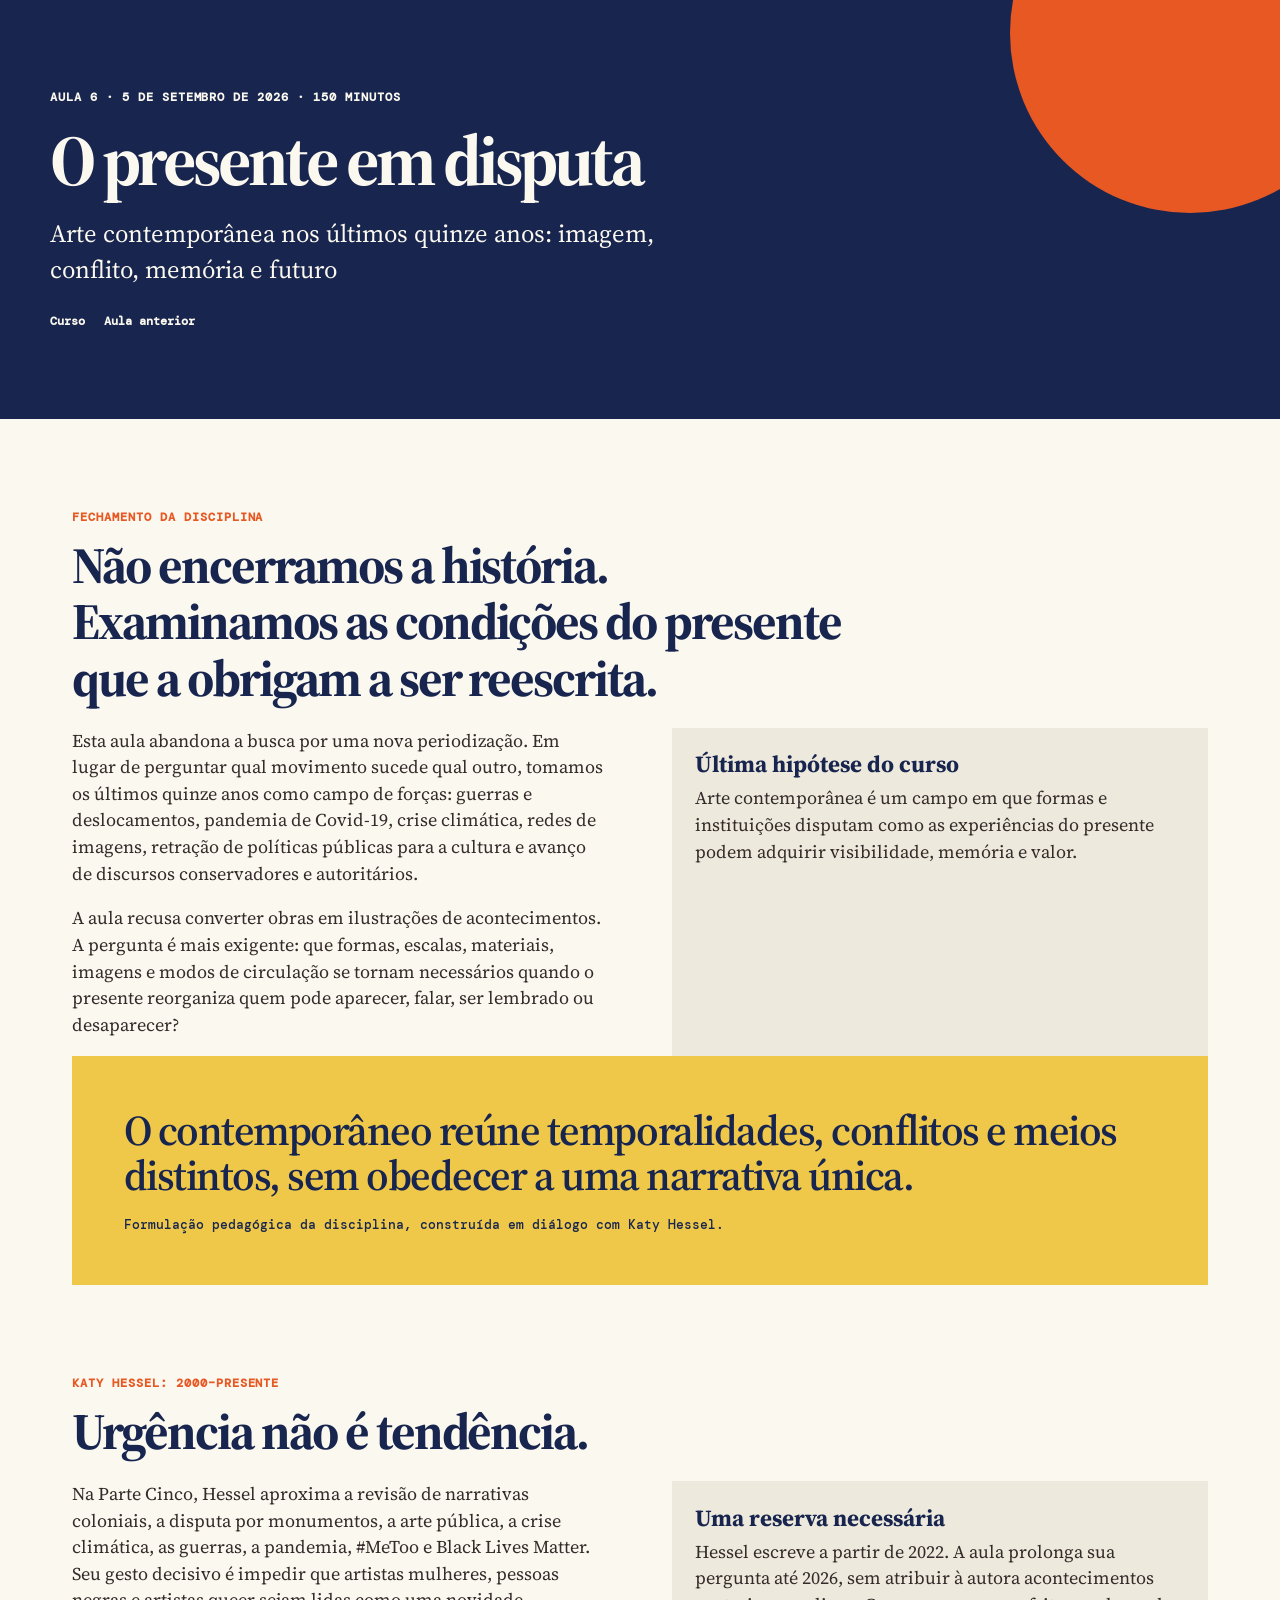
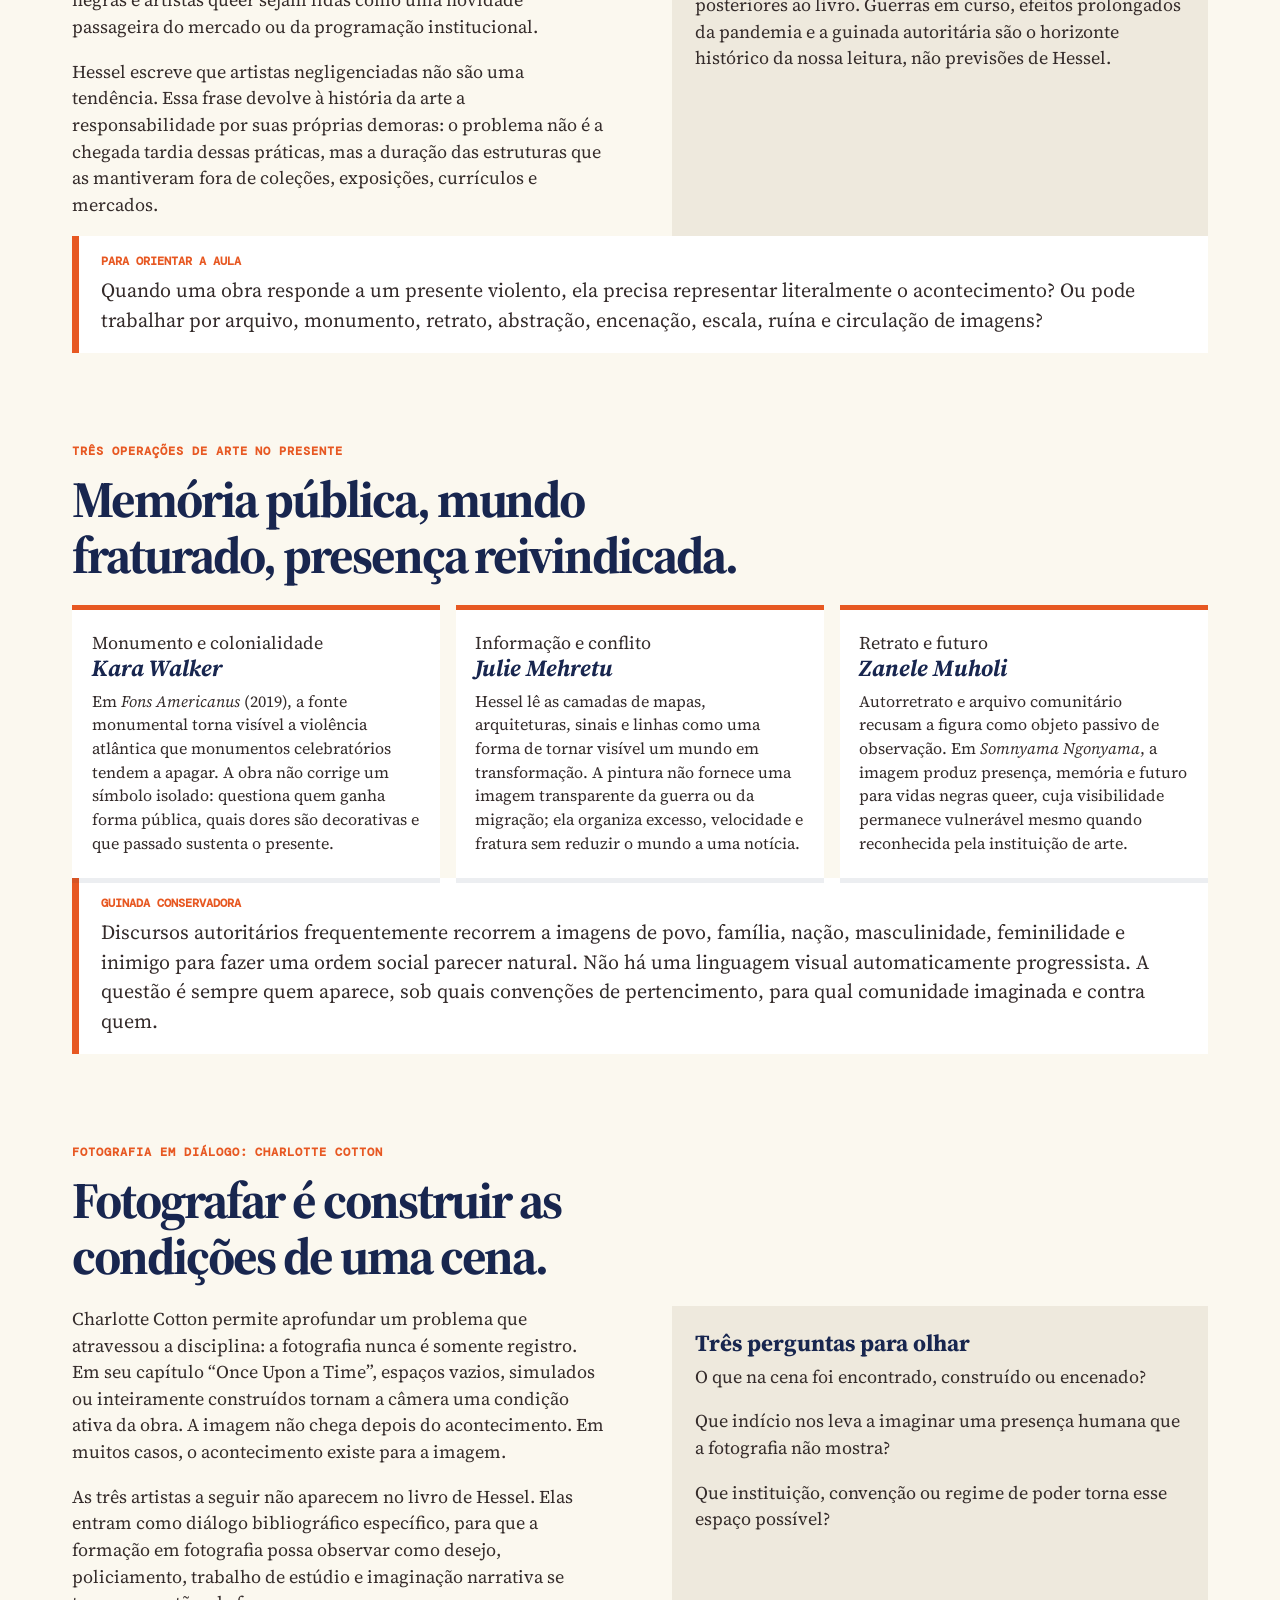
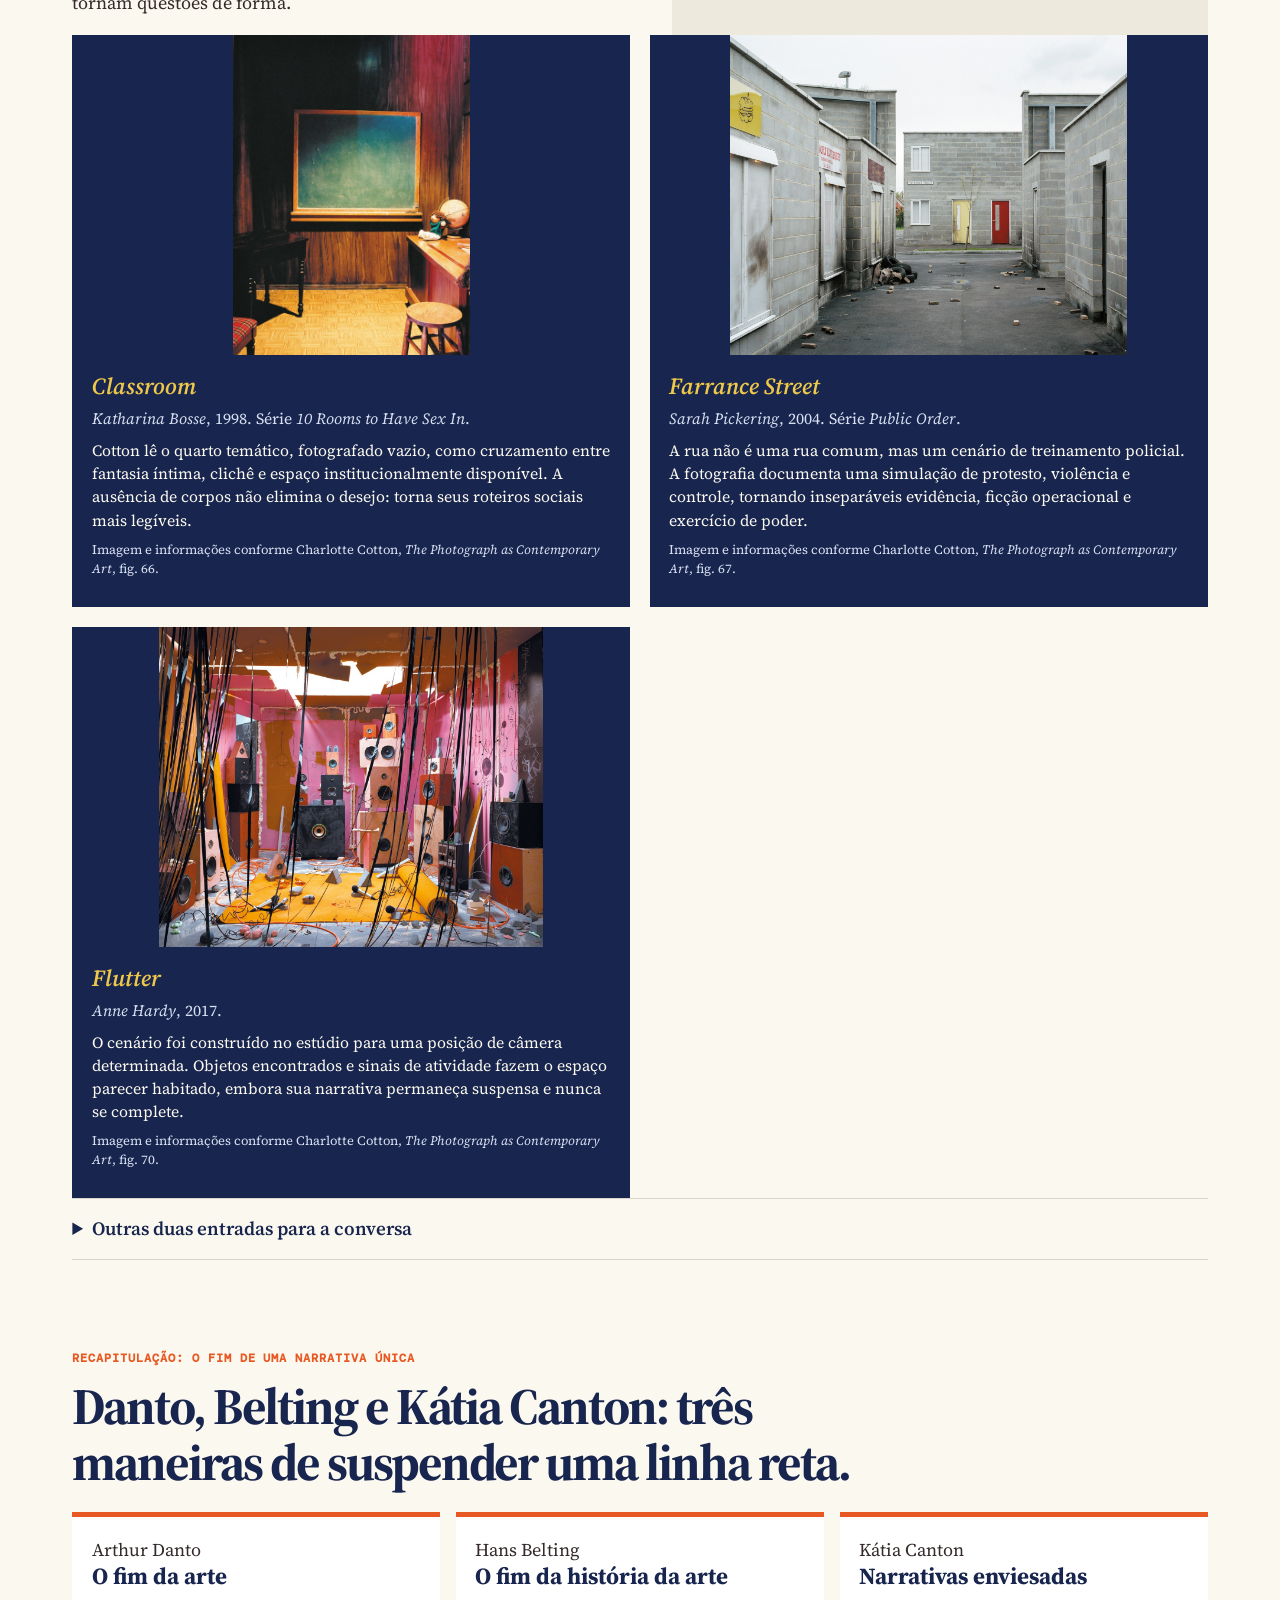
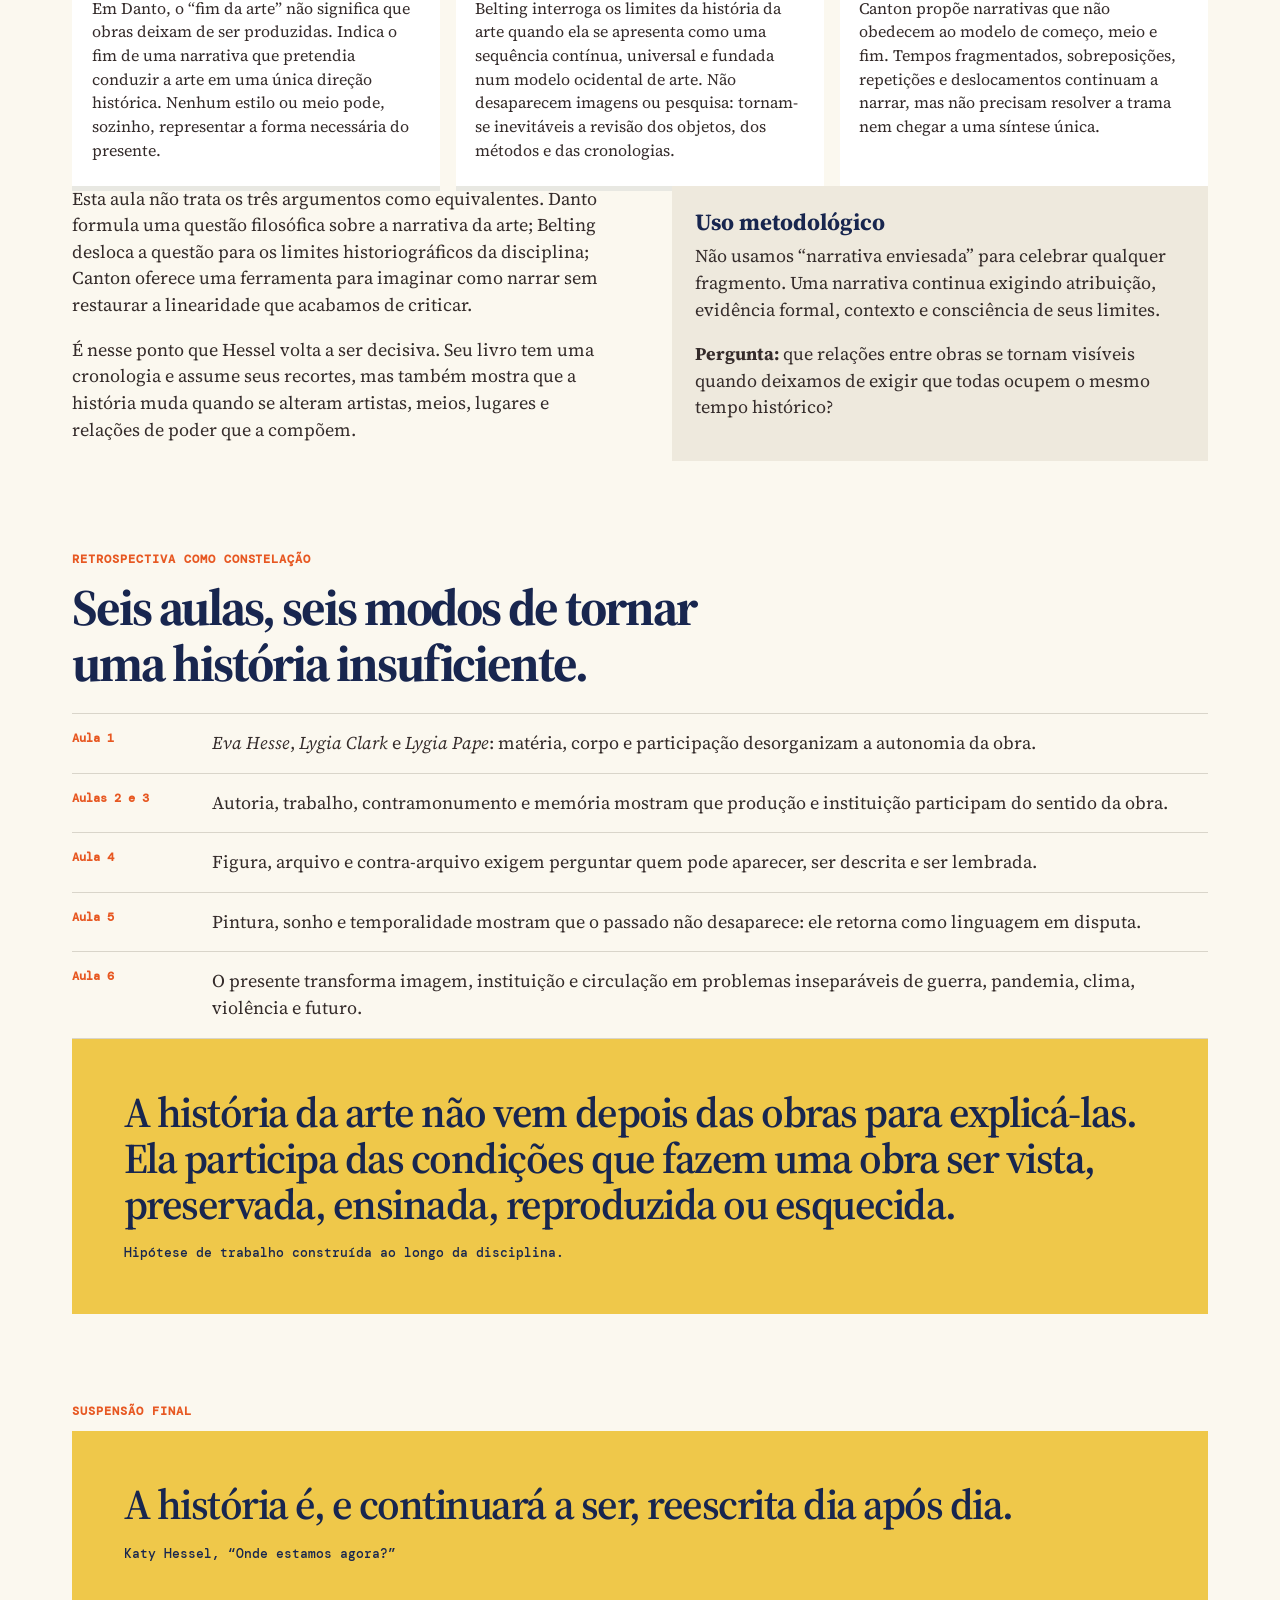
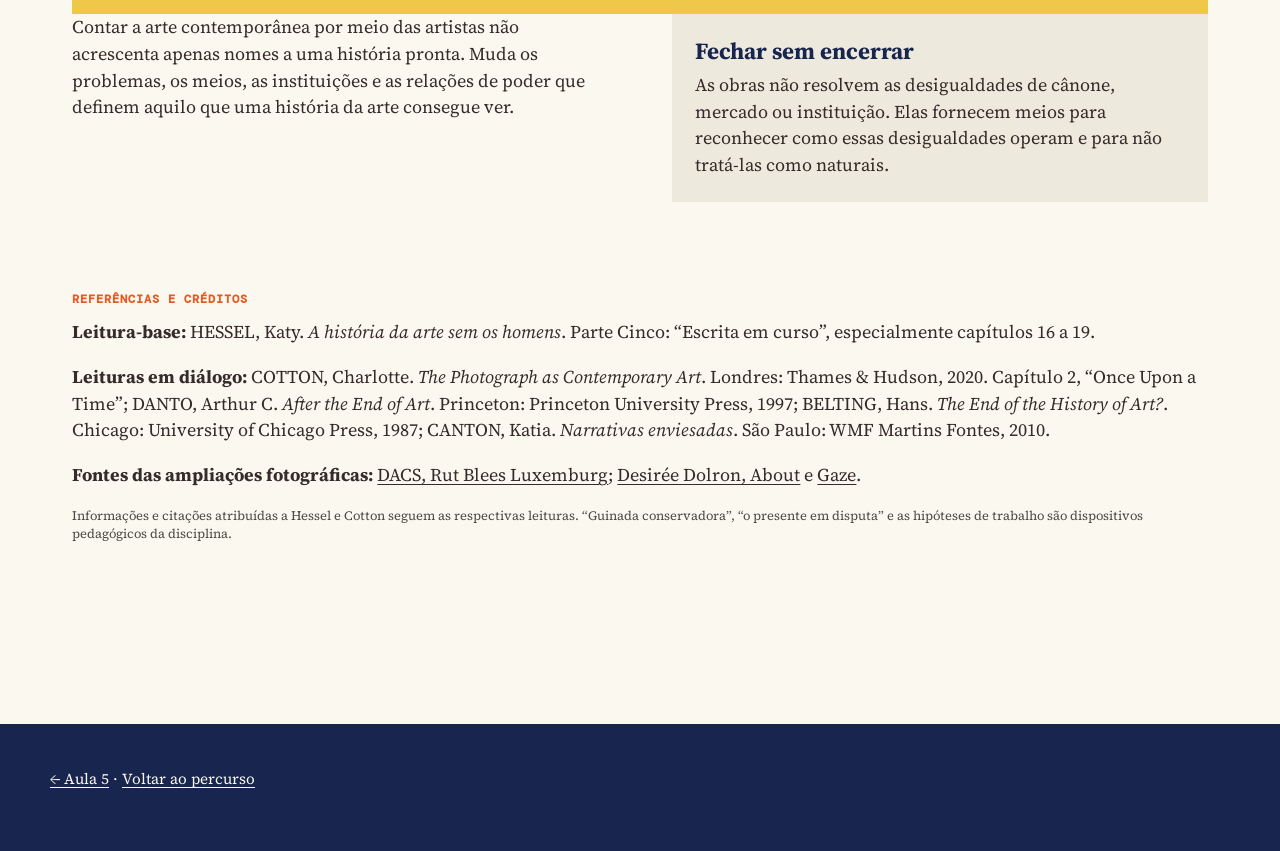
<file: aula-06.html>
<!doctype html>
<html lang="pt-BR">
  <head>
    <meta charset="utf-8" />
    <meta name="viewport" content="width=device-width, initial-scale=1" />
    <meta
      name="description"
      content="Aula 6: arte contemporânea, 2010–2026, e encerramento da disciplina."
    />
    <title>Aula 6 | O presente em disputa</title>
    <link rel="preconnect" href="https://fonts.googleapis.com" />
    <link rel="preconnect" href="https://fonts.gstatic.com" crossorigin />
    <link
      href="https://fonts.googleapis.com/css2?family=DM+Mono:wght@400;500;600&family=DM+Serif+Display:ital@0;1&display=swap"
      rel="stylesheet"
    />
    <link rel="stylesheet" href="assets/styles.css" />
    <link rel="icon" type="image/png" href="assets/ico.png" />
  </head>
  <body>
    <header class="page-head">
      <p class="eyebrow">Aula 6 · 5 de setembro de 2026 · 150 minutos</p>
      <h1>O presente em disputa</h1>
      <p class="page-intro">
        Arte contemporânea nos últimos quinze anos: imagem, conflito, memória e
        futuro
      </p>
      <nav>
        <a href="index.html">Curso</a><a href="aula-05.html">Aula anterior</a>
      </nav>
    </header>
    <main class="wrap">
      <section class="section">
        <p class="section-label">Fechamento da disciplina</p>
        <h2>
          Não encerramos a história. Examinamos as condições do presente que a
          obrigam a ser reescrita.
        </h2>
        <div class="two-col">
          <div>
            <p>
              Esta aula abandona a busca por uma nova periodização. Em lugar de
              perguntar qual movimento sucede qual outro, tomamos os últimos
              quinze anos como campo de forças: guerras e deslocamentos,
              pandemia de Covid-19, crise climática, redes de imagens, retração
              de políticas públicas para a cultura e avanço de discursos
              conservadores e autoritários.
            </p>
            <p>
              A aula recusa converter obras em ilustrações de acontecimentos. A
              pergunta é mais exigente: que formas, escalas, materiais, imagens
              e modos de circulação se tornam necessários quando o presente
              reorganiza quem pode aparecer, falar, ser lembrado ou desaparecer?
            </p>
          </div>
          <aside class="note">
            <h3>Última hipótese do curso</h3>
            <p>
              Arte contemporânea é um campo em que formas e instituições
              disputam como as experiências do presente podem adquirir
              visibilidade, memória e valor.
            </p>
          </aside>
        </div>
        <div class="statement">
          O contemporâneo reúne temporalidades, conflitos e meios distintos, sem
          obedecer a uma narrativa única.<small
            >Formulação pedagógica da disciplina, construída em diálogo com Katy
            Hessel.</small
          >
        </div>
      </section>
      <section class="section">
        <p class="section-label">Katy Hessel: 2000–presente</p>
        <h2>Urgência não é tendência.</h2>
        <div class="two-col">
          <div>
            <p>
              Na Parte Cinco, Hessel aproxima a revisão de narrativas coloniais,
              a disputa por monumentos, a arte pública, a crise climática, as
              guerras, a pandemia, #MeToo e Black Lives Matter. Seu gesto
              decisivo é impedir que artistas mulheres, pessoas negras e
              artistas queer sejam lidas como uma novidade passageira do mercado
              ou da programação institucional.
            </p>
            <p>
              Hessel escreve que artistas negligenciadas não são uma tendência.
              Essa frase devolve à história da arte a responsabilidade por suas
              próprias demoras: o problema não é a chegada tardia dessas
              práticas, mas a duração das estruturas que as mantiveram fora de
              coleções, exposições, currículos e mercados.
            </p>
          </div>
          <aside class="note">
            <h3>Uma reserva necessária</h3>
            <p>
              Hessel escreve a partir de 2022. A aula prolonga sua pergunta até
              2026, sem atribuir à autora acontecimentos posteriores ao livro.
              Guerras em curso, efeitos prolongados da pandemia e a guinada
              autoritária são o horizonte histórico da nossa leitura, não
              previsões de Hessel.
            </p>
          </aside>
        </div>
        <div class="question">
          <strong>Para orientar a aula</strong>Quando uma obra responde a um
          presente violento, ela precisa representar literalmente o
          acontecimento? Ou pode trabalhar por arquivo, monumento, retrato,
          abstração, encenação, escala, ruína e circulação de imagens?
        </div>
      </section>
      <section class="section">
        <p class="section-label">Três operações de arte no presente</p>
        <h2>Memória pública, mundo fraturado, presença reivindicada.</h2>
        <div class="cards">
          <article class="card">
            <span class="number">Monumento e colonialidade</span>
            <h3><em>Kara Walker</em></h3>
            <p>
              Em <em>Fons Americanus</em> (2019), a fonte monumental torna
              visível a violência atlântica que monumentos celebratórios tendem
              a apagar. A obra não corrige um símbolo isolado: questiona quem
              ganha forma pública, quais dores são decorativas e que passado
              sustenta o presente.
            </p>
          </article>
          <article class="card">
            <span class="number">Informação e conflito</span>
            <h3><em>Julie Mehretu</em></h3>
            <p>
              Hessel lê as camadas de mapas, arquiteturas, sinais e linhas como
              uma forma de tornar visível um mundo em transformação. A pintura
              não fornece uma imagem transparente da guerra ou da migração; ela
              organiza excesso, velocidade e fratura sem reduzir o mundo a uma
              notícia.
            </p>
          </article>
          <article class="card">
            <span class="number">Retrato e futuro</span>
            <h3><em>Zanele Muholi</em></h3>
            <p>
              Autorretrato e arquivo comunitário recusam a figura como objeto
              passivo de observação. Em <em>Somnyama Ngonyama</em>, a imagem
              produz presença, memória e futuro para vidas negras queer, cuja
              visibilidade permanece vulnerável mesmo quando reconhecida pela
              instituição de arte.
            </p>
          </article>
        </div>
        <div class="question">
          <strong>Guinada conservadora</strong>Discursos autoritários
          frequentemente recorrem a imagens de povo, família, nação,
          masculinidade, feminilidade e inimigo para fazer uma ordem social
          parecer natural. Não há uma linguagem visual automaticamente
          progressista. A questão é sempre quem aparece, sob quais convenções de
          pertencimento, para qual comunidade imaginada e contra quem.
        </div>
      </section>
      <section class="section">
        <p class="section-label">Fotografia em diálogo: Charlotte Cotton</p>
        <h2>Fotografar é construir as condições de uma cena.</h2>
        <div class="two-col">
          <div>
            <p>
              Charlotte Cotton permite aprofundar um problema que atravessou a
              disciplina: a fotografia nunca é somente registro. Em seu capítulo
              “Once Upon a Time”, espaços vazios, simulados ou inteiramente
              construídos tornam a câmera uma condição ativa da obra. A imagem
              não chega depois do acontecimento. Em muitos casos, o
              acontecimento existe para a imagem.
            </p>
            <p>
              As três artistas a seguir não aparecem no livro de Hessel. Elas
              entram como diálogo bibliográfico específico, para que a formação
              em fotografia possa observar como desejo, policiamento, trabalho
              de estúdio e imaginação narrativa se tornam questões de forma.
            </p>
          </div>
          <aside class="note">
            <h3>Três perguntas para olhar</h3>
            <p>O que na cena foi encontrado, construído ou encenado?</p>
            <p>
              Que indício nos leva a imaginar uma presença humana que a
              fotografia não mostra?
            </p>
            <p>
              Que instituição, convenção ou regime de poder torna esse espaço
              possível?
            </p>
          </aside>
        </div>
        <div class="constellation-works">
          <article class="work">
            <img
              src="assets/obras/aula-06-bosse-classroom.jpg"
              alt="Fotografia de Katharina Bosse mostrando um interior vazio e cenográfico da série 10 Rooms to Have Sex In."
            />
            <div class="work-content">
              <h3><em>Classroom</em></h3>
              <p>
                <em>Katharina Bosse</em>, 1998. Série
                <em>10 Rooms to Have Sex In</em>.
              </p>
              <p>
                Cotton lê o quarto temático, fotografado vazio, como cruzamento
                entre fantasia íntima, clichê e espaço institucionalmente
                disponível. A ausência de corpos não elimina o desejo: torna
                seus roteiros sociais mais legíveis.
              </p>
              <p class="credit">
                Imagem e informações conforme Charlotte Cotton,
                <em>The Photograph as Contemporary Art</em>, fig. 66.
              </p>
            </div>
          </article>
          <article class="work">
            <img
              src="assets/obras/aula-06-pickering-farrance-street.jpg"
              alt="Fotografia de Sarah Pickering mostrando uma rua simulada para treinamento policial."
            />
            <div class="work-content">
              <h3><em>Farrance Street</em></h3>
              <p>
                <em>Sarah Pickering</em>, 2004. Série <em>Public Order</em>.
              </p>
              <p>
                A rua não é uma rua comum, mas um cenário de treinamento
                policial. A fotografia documenta uma simulação de protesto,
                violência e controle, tornando inseparáveis evidência, ficção
                operacional e exercício de poder.
              </p>
              <p class="credit">
                Imagem e informações conforme Charlotte Cotton,
                <em>The Photograph as Contemporary Art</em>, fig. 67.
              </p>
            </div>
          </article>
          <article class="work">
            <img
              src="assets/obras/aula-06-hardy-flutter.jpg"
              alt="Fotografia de Anne Hardy mostrando um interior construído com objetos e equipamentos de som."
            />
            <div class="work-content">
              <h3><em>Flutter</em></h3>
              <p><em>Anne Hardy</em>, 2017.</p>
              <p>
                O cenário foi construído no estúdio para uma posição de câmera
                determinada. Objetos encontrados e sinais de atividade fazem o
                espaço parecer habitado, embora sua narrativa permaneça suspensa
                e nunca se complete.
              </p>
              <p class="credit">
                Imagem e informações conforme Charlotte Cotton,
                <em>The Photograph as Contemporary Art</em>, fig. 70.
              </p>
            </div>
          </article>
        </div>
        <details>
          <summary>Outras duas entradas para a conversa</summary>
          <p>
            <em>Rut Blees Luxemburg</em> desloca a discussão para a cidade
            noturna, a longa exposição e a luz ambiente, mostrando que a
            paisagem urbana também organiza experiência e poder.
            <em>Desirée Dolron</em> tensiona retrato, suspensão corporal e
            duração em séries como <em>Gaze</em> e <em>Xteriors</em>. Elas
            ampliam o núcleo sem serem atribuídas a Cotton nesta edição.
          </p>
        </details>
      </section>
      <section class="section">
        <p class="section-label">Recapitulação: o fim de uma narrativa única</p>
        <h2>
          Danto, Belting e Kátia Canton: três maneiras de suspender uma linha
          reta.
        </h2>
        <div class="cards">
          <article class="card">
            <span class="number">Arthur Danto</span>
            <h3>O fim da arte</h3>
            <p>
              Em Danto, o “fim da arte” não significa que obras deixam de ser
              produzidas. Indica o fim de uma narrativa que pretendia conduzir a
              arte em uma única direção histórica. Nenhum estilo ou meio pode,
              sozinho, representar a forma necessária do presente.
            </p>
          </article>
          <article class="card">
            <span class="number">Hans Belting</span>
            <h3>O fim da história da arte</h3>
            <p>
              Belting interroga os limites da história da arte quando ela se
              apresenta como uma sequência contínua, universal e fundada num
              modelo ocidental de arte. Não desaparecem imagens ou pesquisa:
              tornam-se inevitáveis a revisão dos objetos, dos métodos e das
              cronologias.
            </p>
          </article>
          <article class="card">
            <span class="number">Kátia Canton</span>
            <h3>Narrativas enviesadas</h3>
            <p>
              Canton propõe narrativas que não obedecem ao modelo de começo,
              meio e fim. Tempos fragmentados, sobreposições, repetições e
              deslocamentos continuam a narrar, mas não precisam resolver a
              trama nem chegar a uma síntese única.
            </p>
          </article>
        </div>
        <div class="two-col">
          <div>
            <p>
              Esta aula não trata os três argumentos como equivalentes. Danto
              formula uma questão filosófica sobre a narrativa da arte; Belting
              desloca a questão para os limites historiográficos da disciplina;
              Canton oferece uma ferramenta para imaginar como narrar sem
              restaurar a linearidade que acabamos de criticar.
            </p>
            <p>
              É nesse ponto que Hessel volta a ser decisiva. Seu livro tem uma
              cronologia e assume seus recortes, mas também mostra que a
              história muda quando se alteram artistas, meios, lugares e
              relações de poder que a compõem.
            </p>
          </div>
          <aside class="note">
            <h3>Uso metodológico</h3>
            <p>
              Não usamos “narrativa enviesada” para celebrar qualquer fragmento.
              Uma narrativa continua exigindo atribuição, evidência formal,
              contexto e consciência de seus limites.
            </p>
            <p>
              <strong>Pergunta:</strong> que relações entre obras se tornam
              visíveis quando deixamos de exigir que todas ocupem o mesmo tempo
              histórico?
            </p>
          </aside>
        </div>
      </section>
      <section class="section">
        <p class="section-label">Retrospectiva como constelação</p>
        <h2>Seis aulas, seis modos de tornar uma história insuficiente.</h2>
        <div class="timeline">
          <strong>Aula 1</strong
          ><span
            ><em>Eva Hesse</em>, <em>Lygia Clark</em> e <em>Lygia Pape</em>:
            matéria, corpo e participação desorganizam a autonomia da
            obra.</span
          ><strong>Aulas 2 e 3</strong
          ><span
            >Autoria, trabalho, contramonumento e memória mostram que produção e
            instituição participam do sentido da obra.</span
          ><strong>Aula 4</strong
          ><span
            >Figura, arquivo e contra-arquivo exigem perguntar quem pode
            aparecer, ser descrita e ser lembrada.</span
          ><strong>Aula 5</strong
          ><span
            >Pintura, sonho e temporalidade mostram que o passado não
            desaparece: ele retorna como linguagem em disputa.</span
          ><strong>Aula 6</strong
          ><span
            >O presente transforma imagem, instituição e circulação em problemas
            inseparáveis de guerra, pandemia, clima, violência e futuro.</span
          >
        </div>
        <div class="statement">
          A história da arte não vem depois das obras para explicá-las. Ela
          participa das condições que fazem uma obra ser vista, preservada,
          ensinada, reproduzida ou esquecida.<small
            >Hipótese de trabalho construída ao longo da disciplina.</small
          >
        </div>
      </section>
      <section class="section">
        <p class="section-label">Suspensão final</p>
        <div class="statement">
          A história é, e continuará a ser, reescrita dia após dia.<small
            >Katy Hessel, “Onde estamos agora?”</small
          >
        </div>
        <div class="two-col">
          <div>
            <p>
              Contar a arte contemporânea por meio das artistas não acrescenta
              apenas nomes a uma história pronta. Muda os problemas, os meios,
              as instituições e as relações de poder que definem aquilo que uma
              história da arte consegue ver.
            </p>
          </div>
          <aside class="note">
            <h3>Fechar sem encerrar</h3>
            <p>
              As obras não resolvem as desigualdades de cânone, mercado ou
              instituição. Elas fornecem meios para reconhecer como essas
              desigualdades operam e para não tratá-las como naturais.
            </p>
          </aside>
        </div>
      </section>
      <section class="section">
        <p class="section-label">Referências e créditos</p>
        <p>
          <strong>Leitura-base:</strong> HESSEL, Katy.
          <em>A história da arte sem os homens</em>. Parte Cinco: “Escrita em
          curso”, especialmente capítulos 16 a 19.
        </p>
        <p>
          <strong>Leituras em diálogo:</strong> COTTON, Charlotte.
          <em>The Photograph as Contemporary Art</em>. Londres: Thames &amp;
          Hudson, 2020. Capítulo 2, “Once Upon a Time”; DANTO, Arthur C.
          <em>After the End of Art</em>. Princeton: Princeton University Press,
          1997; BELTING, Hans. <em>The End of the History of Art?</em>. Chicago:
          University of Chicago Press, 1987; CANTON, Katia.
          <em>Narrativas enviesadas</em>. São Paulo: WMF Martins Fontes, 2010.
        </p>
        <p>
          <strong>Fontes das ampliações fotográficas:</strong>
          <a
            href="https://www.dacs.org.uk/artist/rut-blees-luxemburg-arts003888"
            target="_blank"
            rel="noopener noreferrer"
            >DACS, Rut Blees Luxemburg</a
          >;
          <a
            href="https://www.desireedolron.com/about"
            target="_blank"
            rel="noopener noreferrer"
            >Desirée Dolron, About</a
          >
          e
          <a
            href="https://www.desireedolron.com/galleries/gaze"
            target="_blank"
            rel="noopener noreferrer"
            >Gaze</a
          >.
        </p>
        <p class="credit">
          Informações e citações atribuídas a Hessel e Cotton seguem as
          respectivas leituras. “Guinada conservadora”, “o presente em disputa”
          e as hipóteses de trabalho são dispositivos pedagógicos da disciplina.
        </p>
      </section>
    </main>
    <footer>
      <p>
        <a href="aula-05.html">← Aula 5</a> ·
        <a href="index.html">Voltar ao percurso</a>
      </p>
    </footer>
  </body>
</html>
</file>
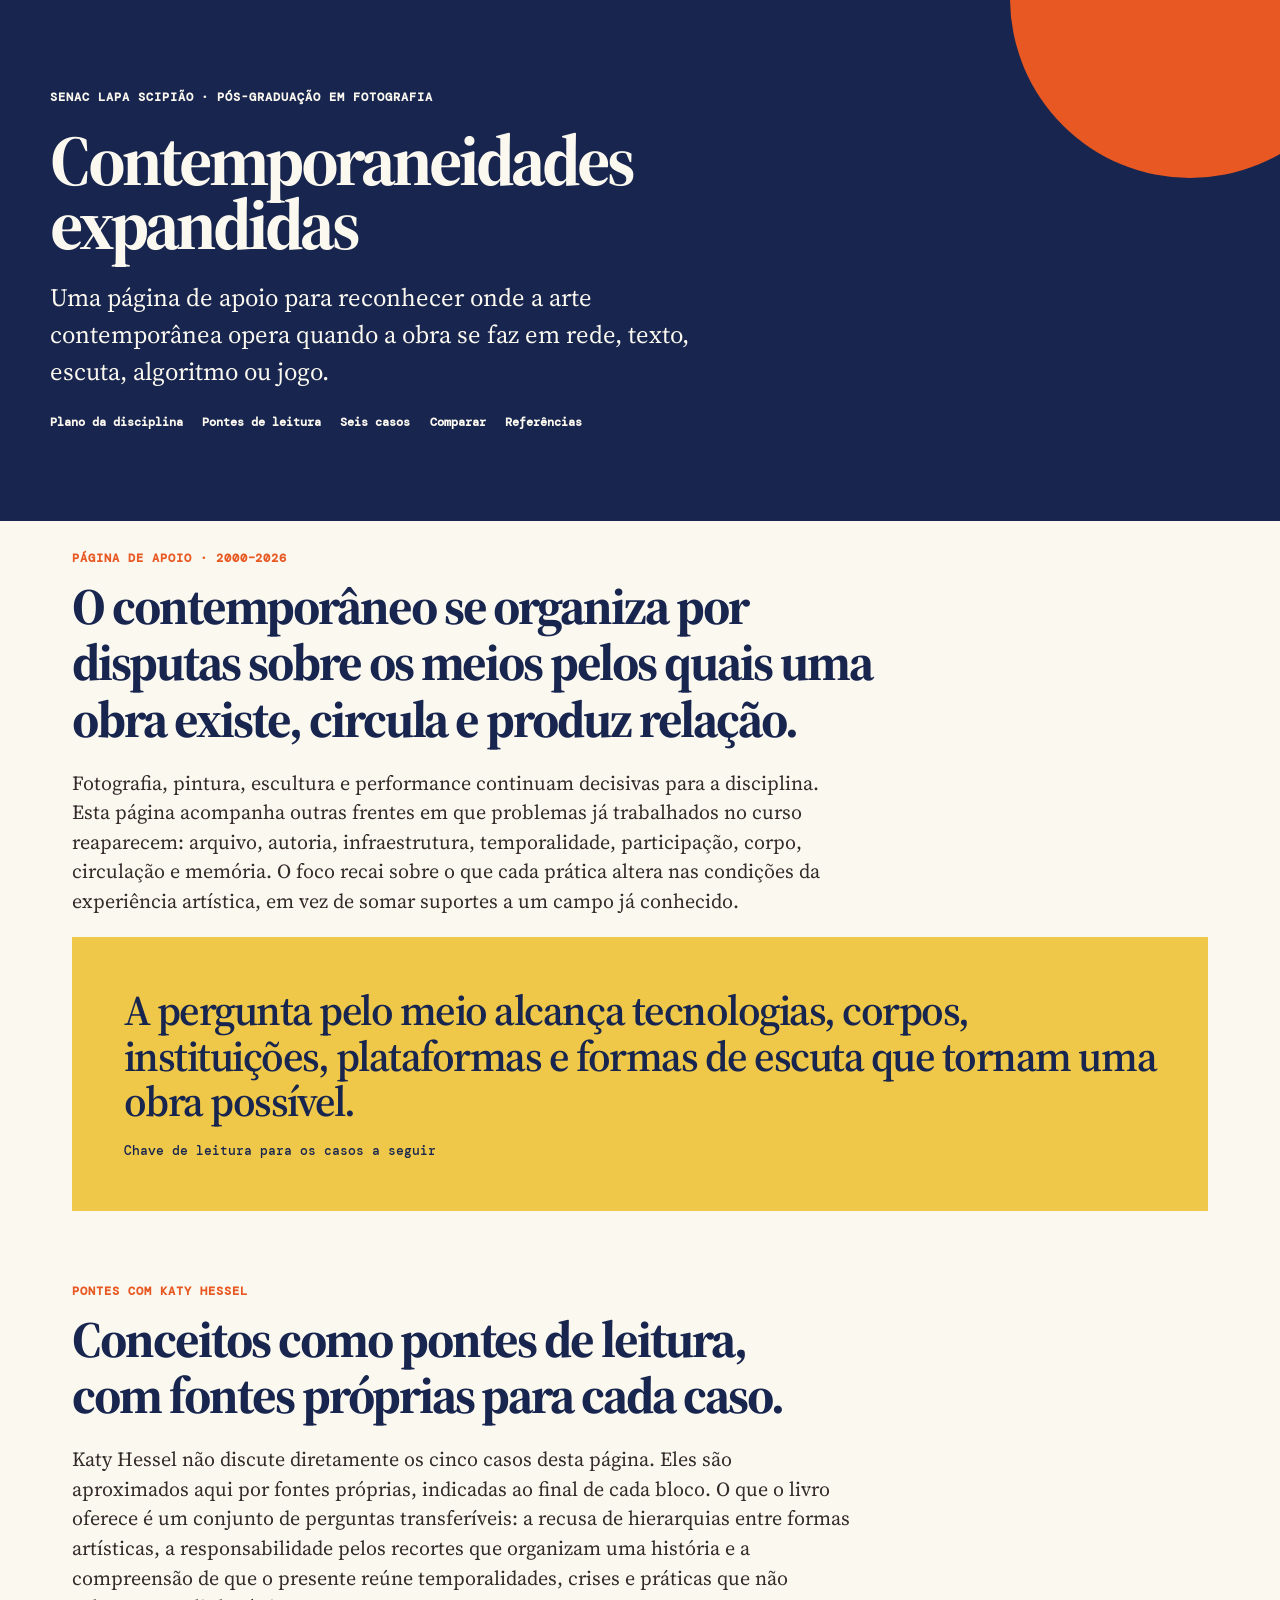
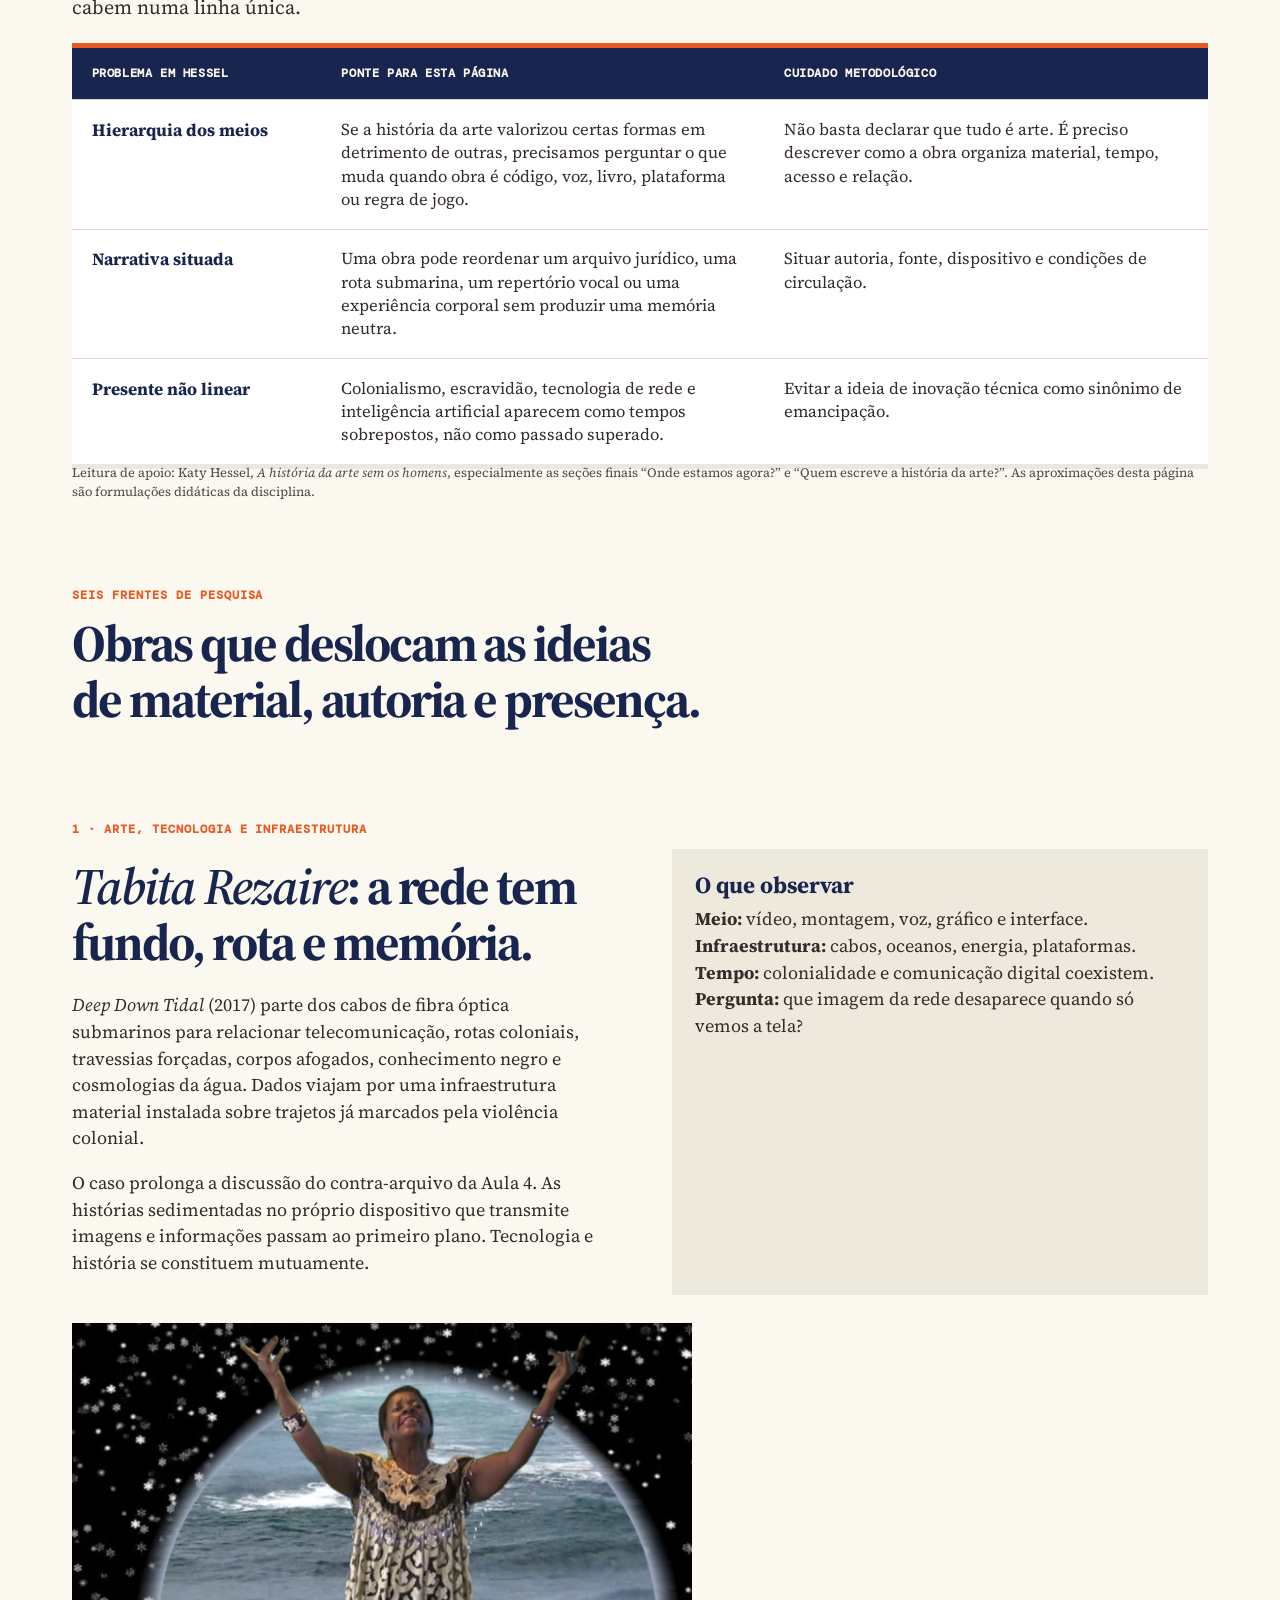
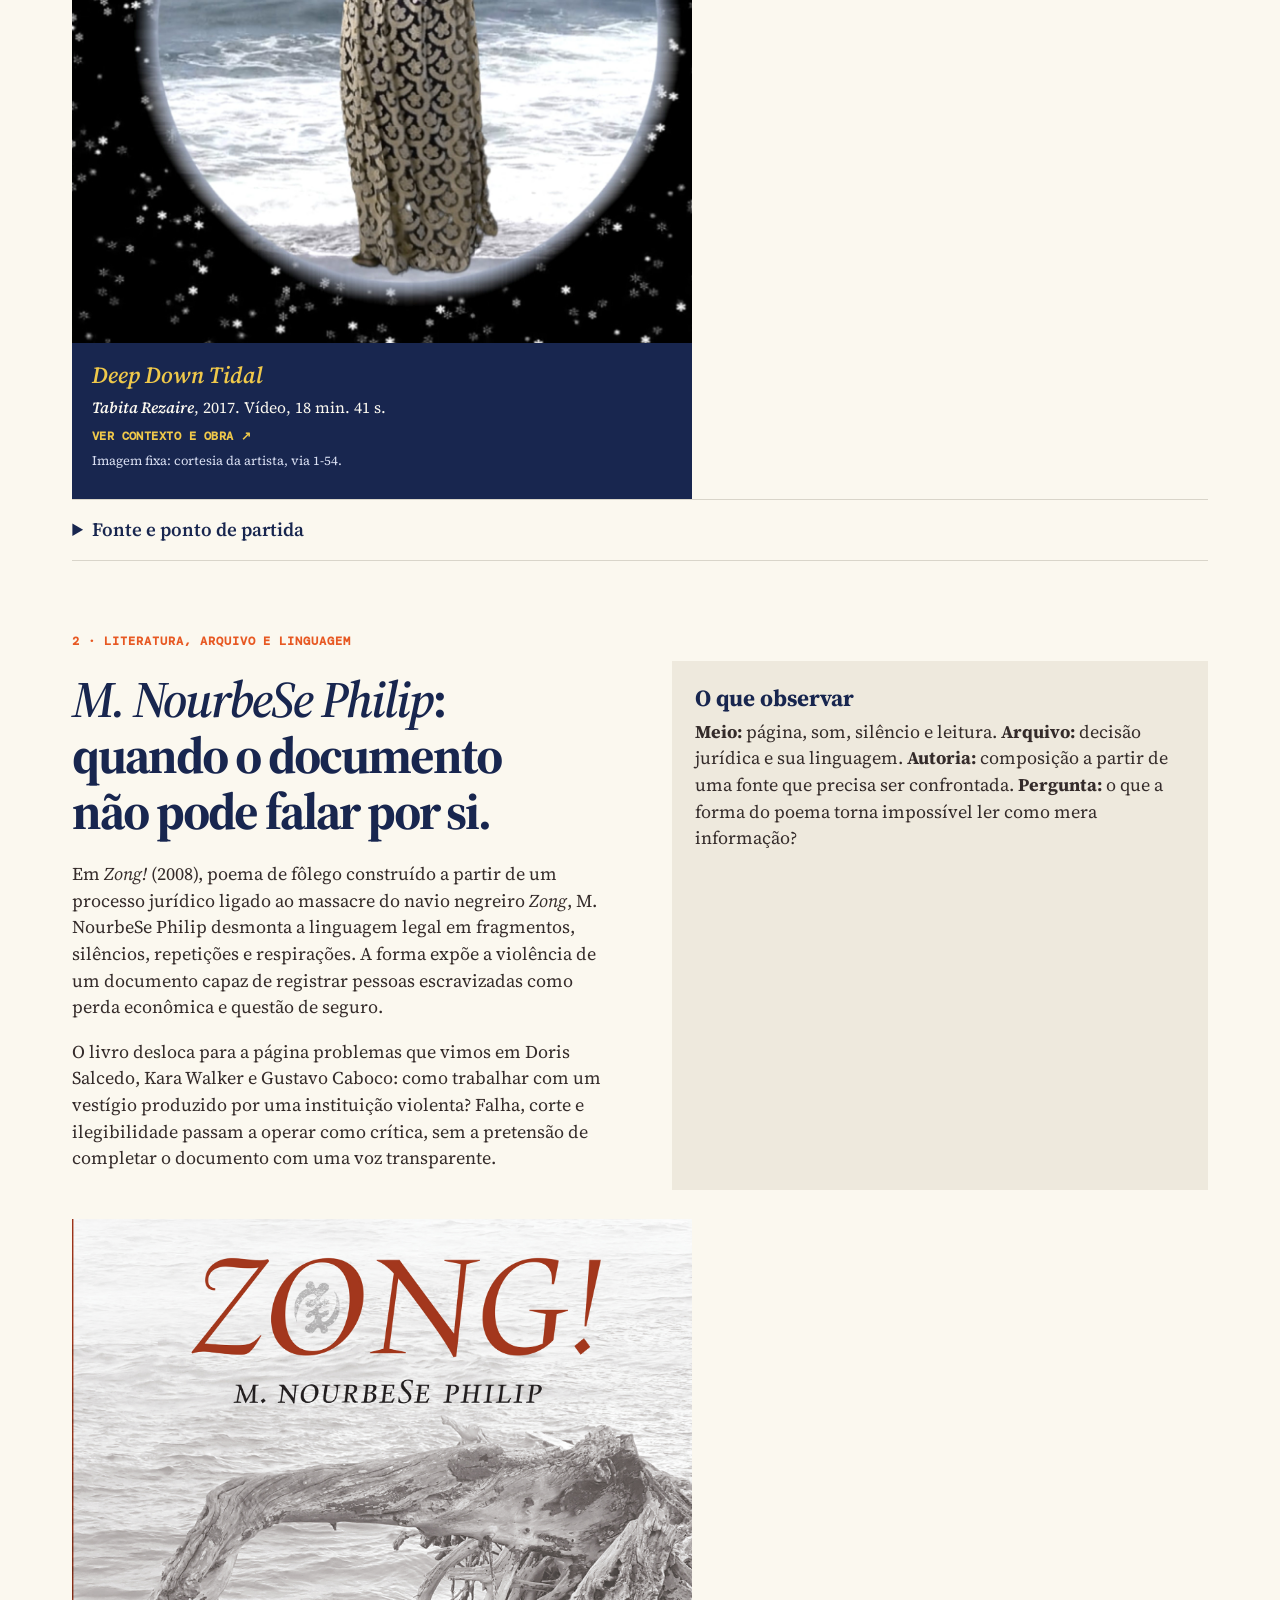
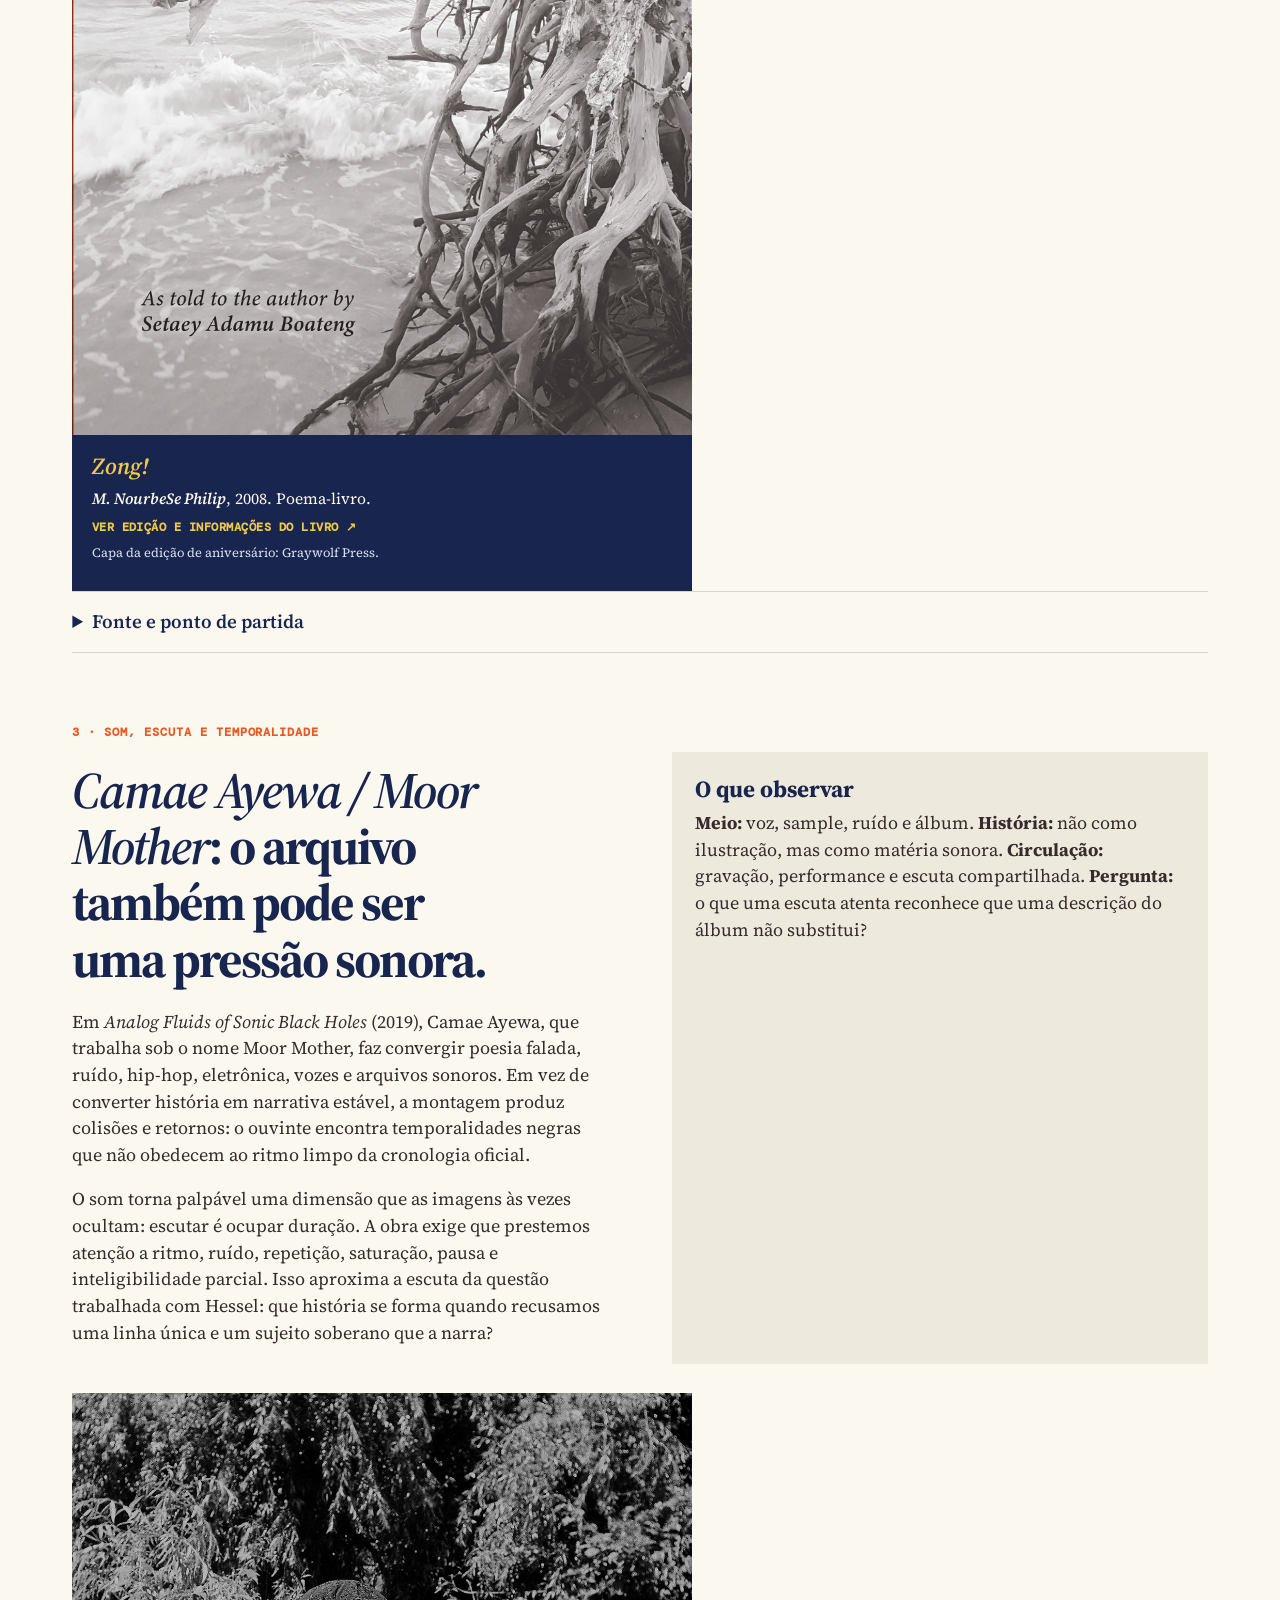
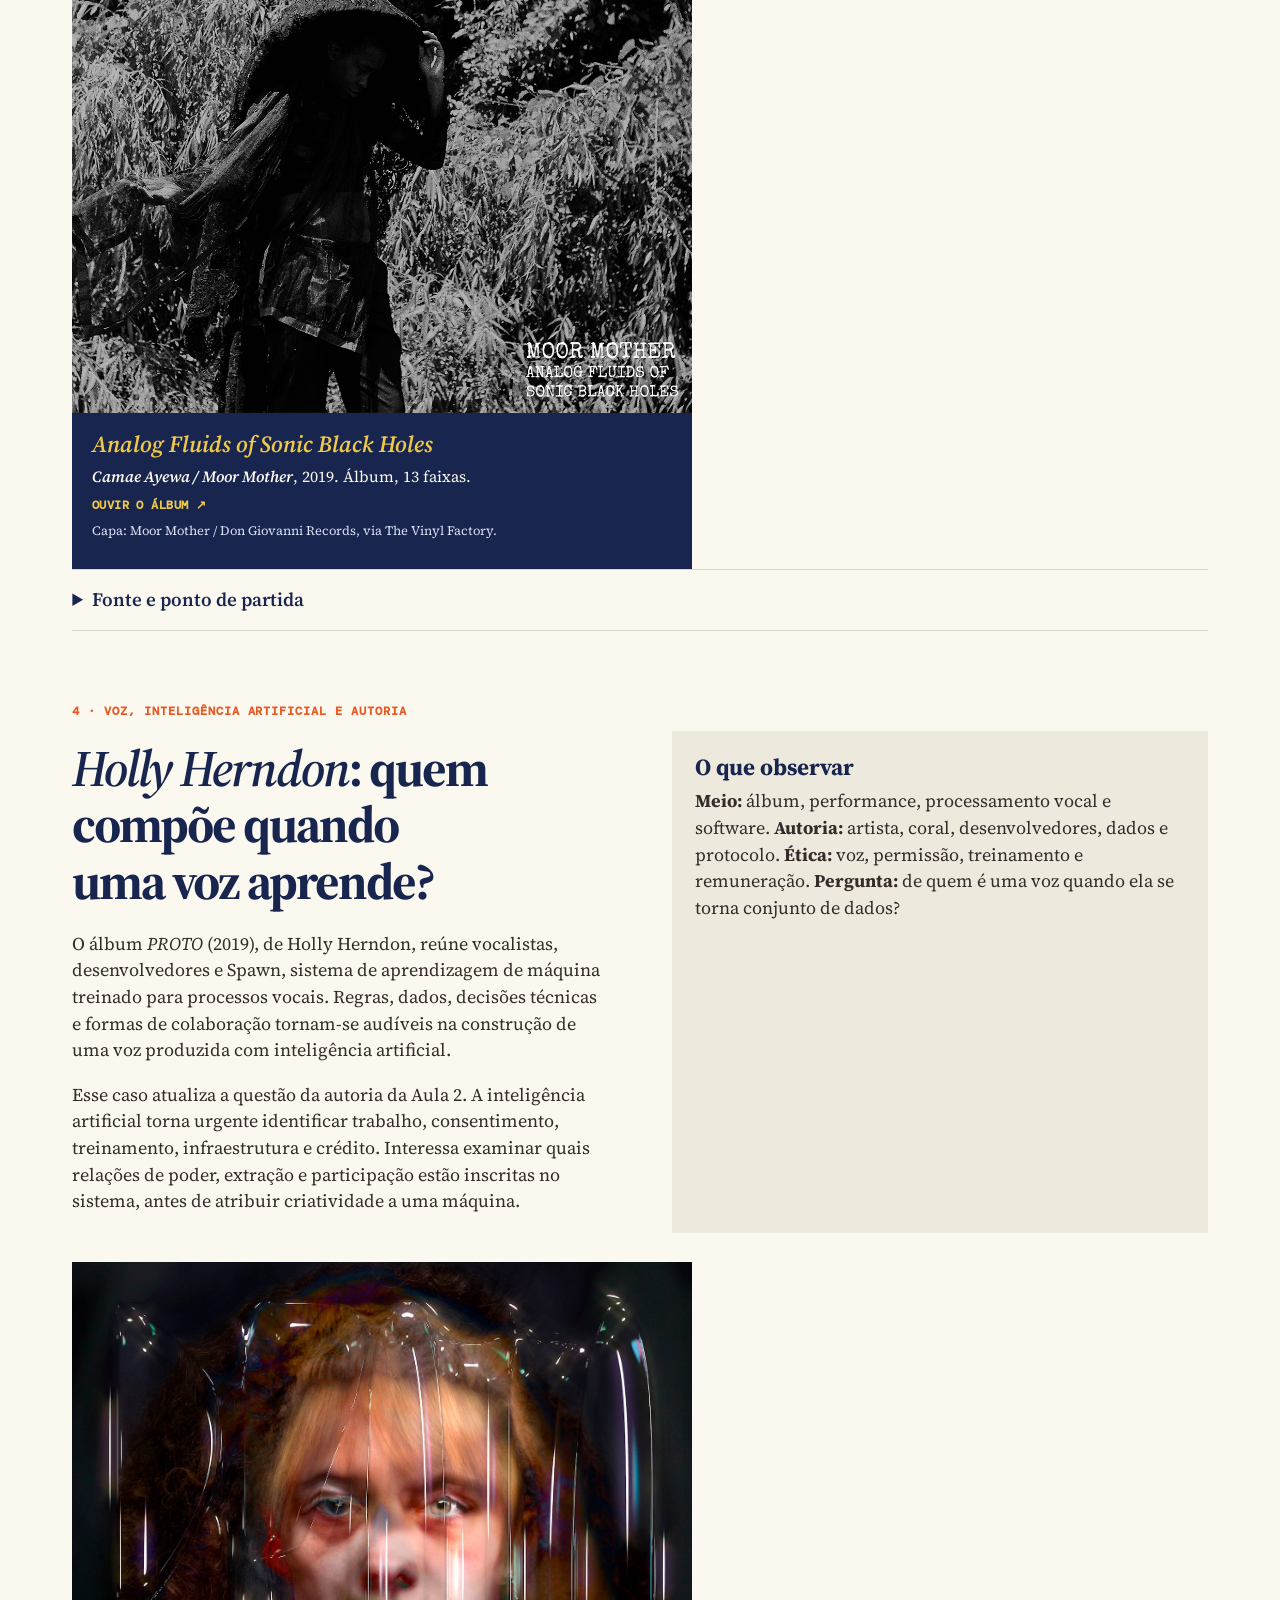
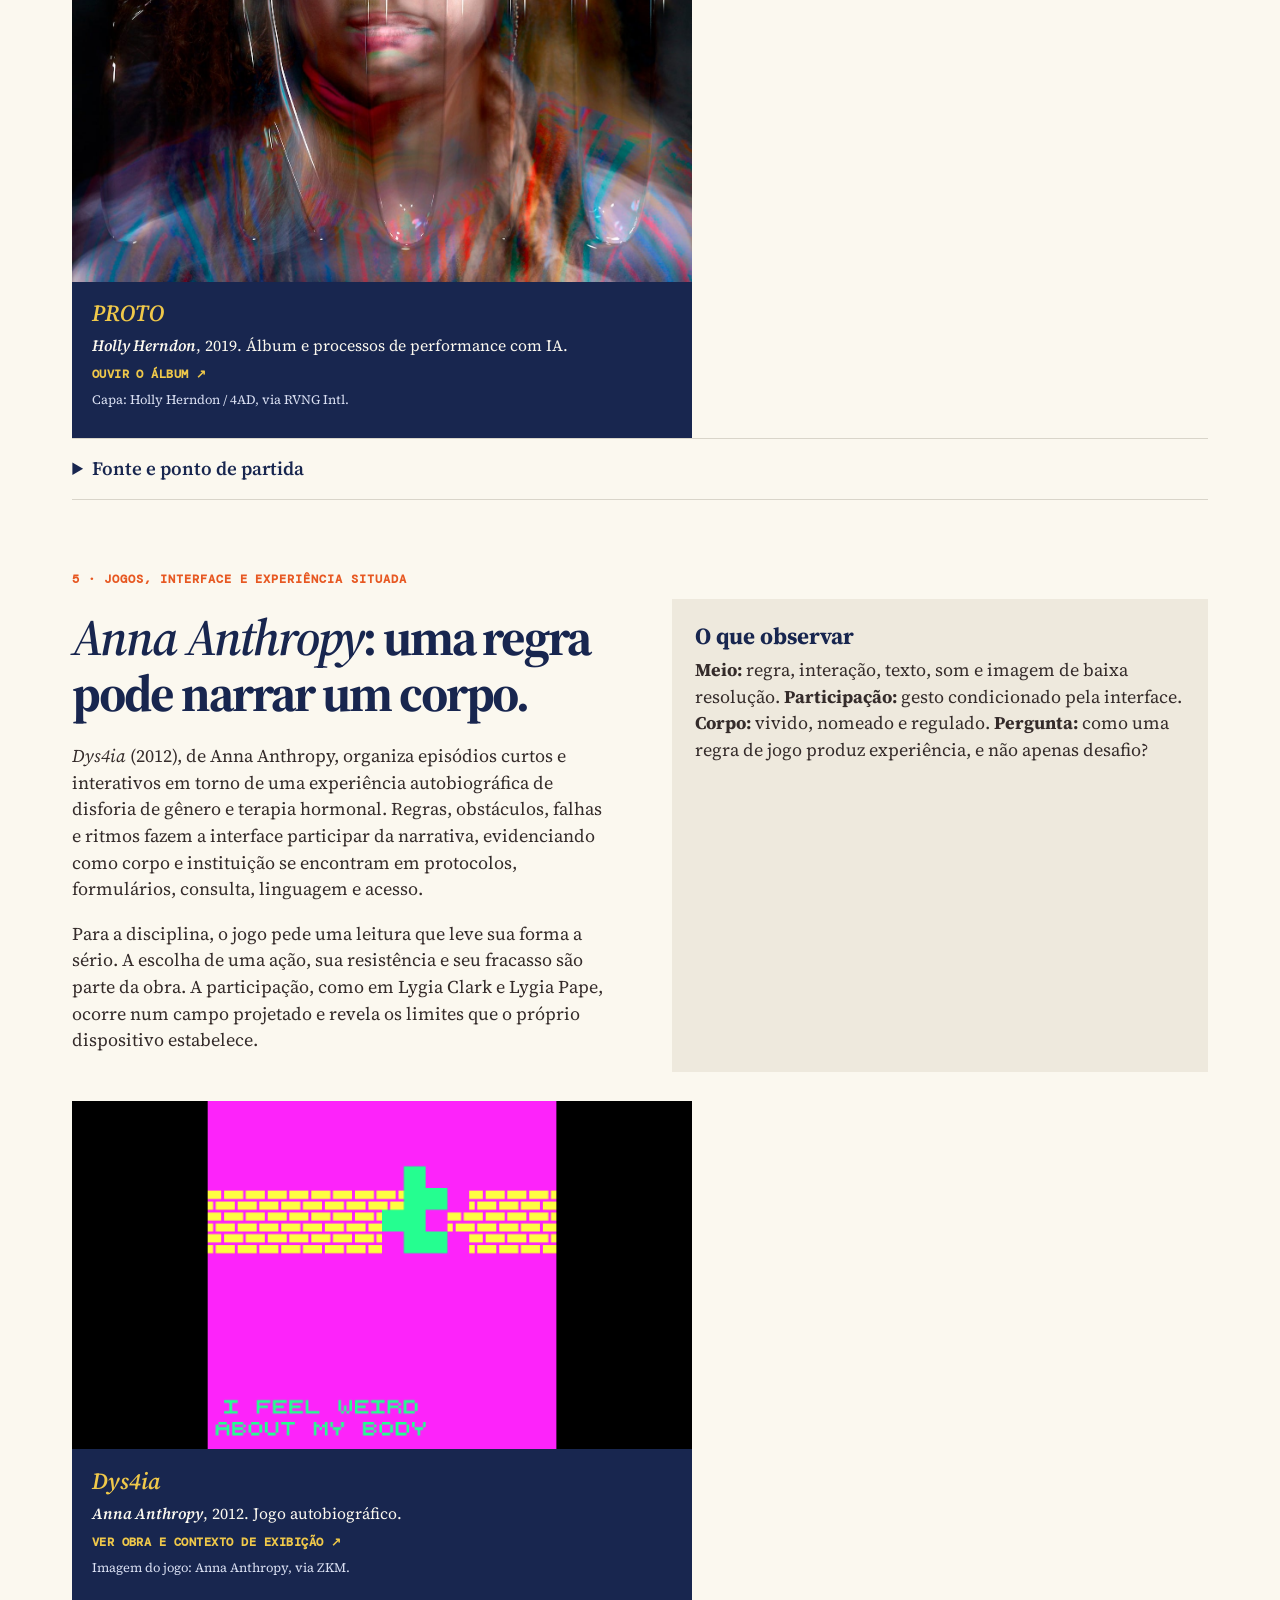
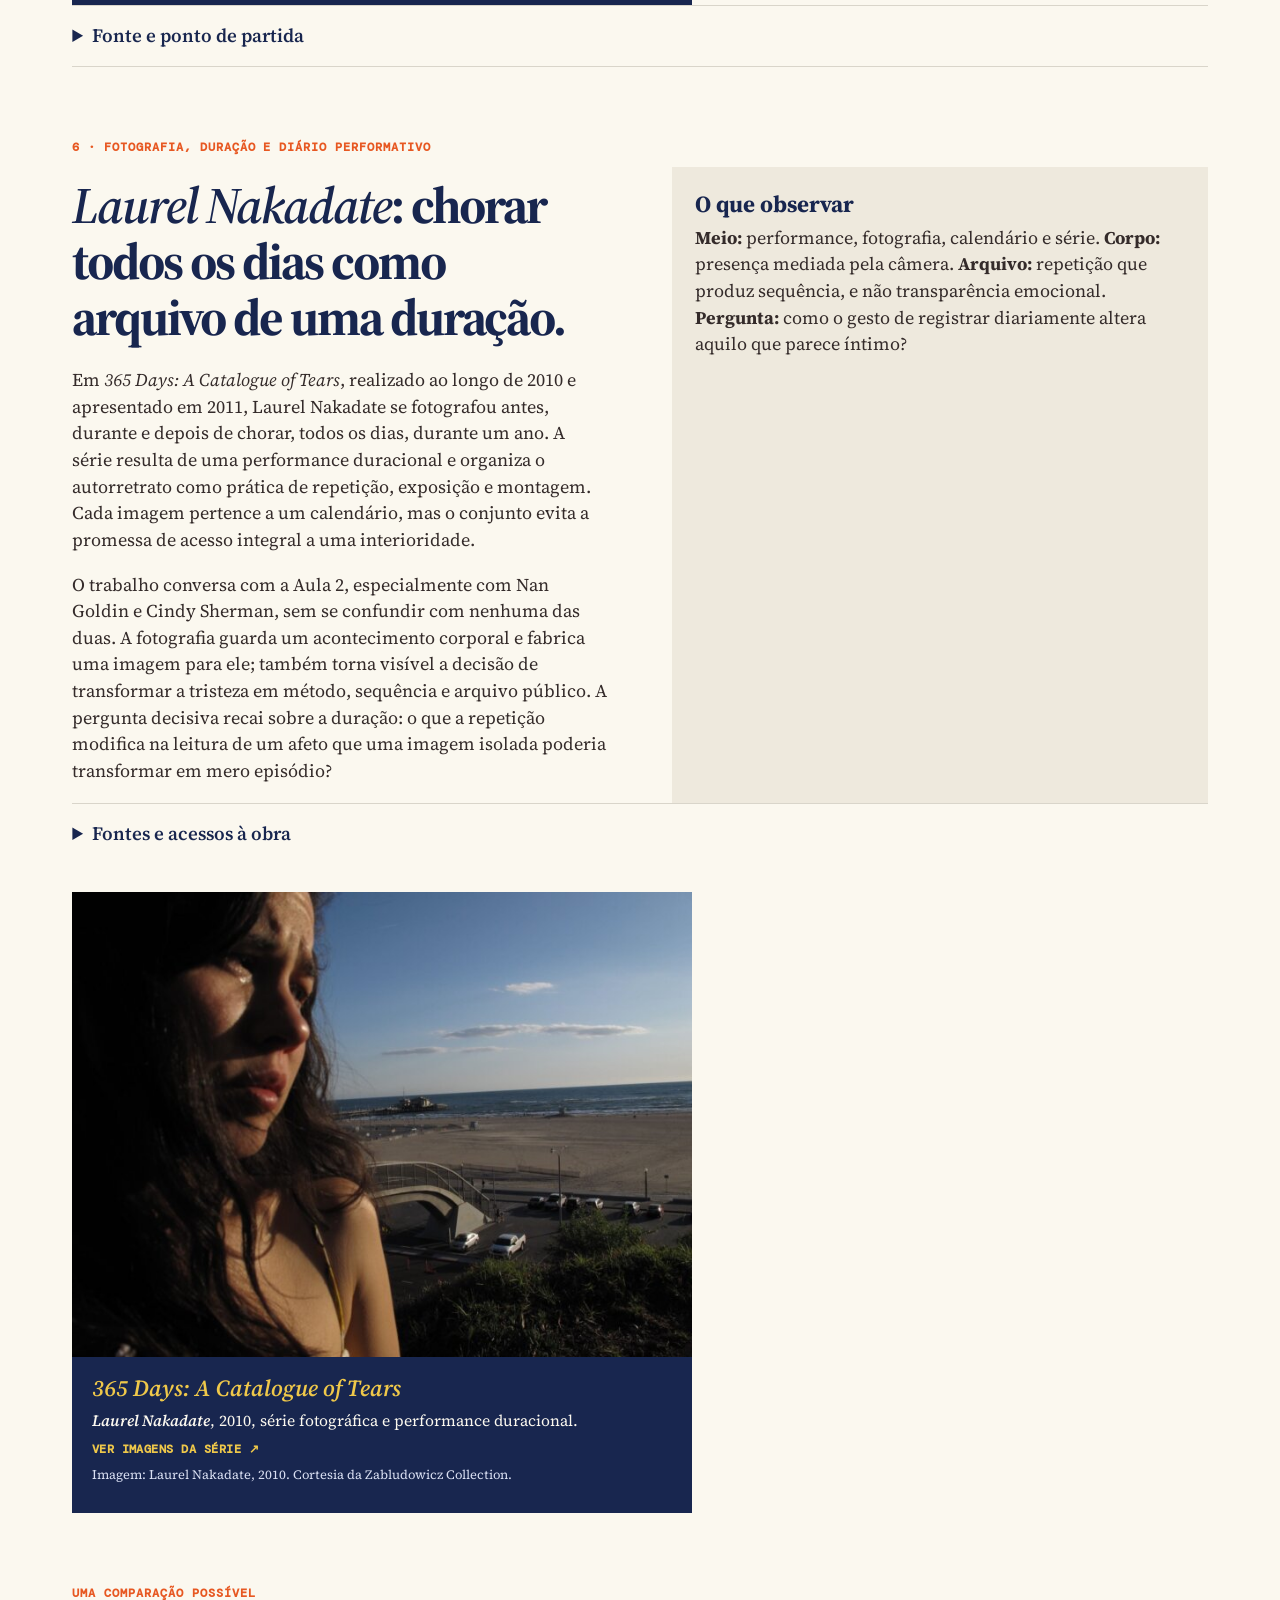
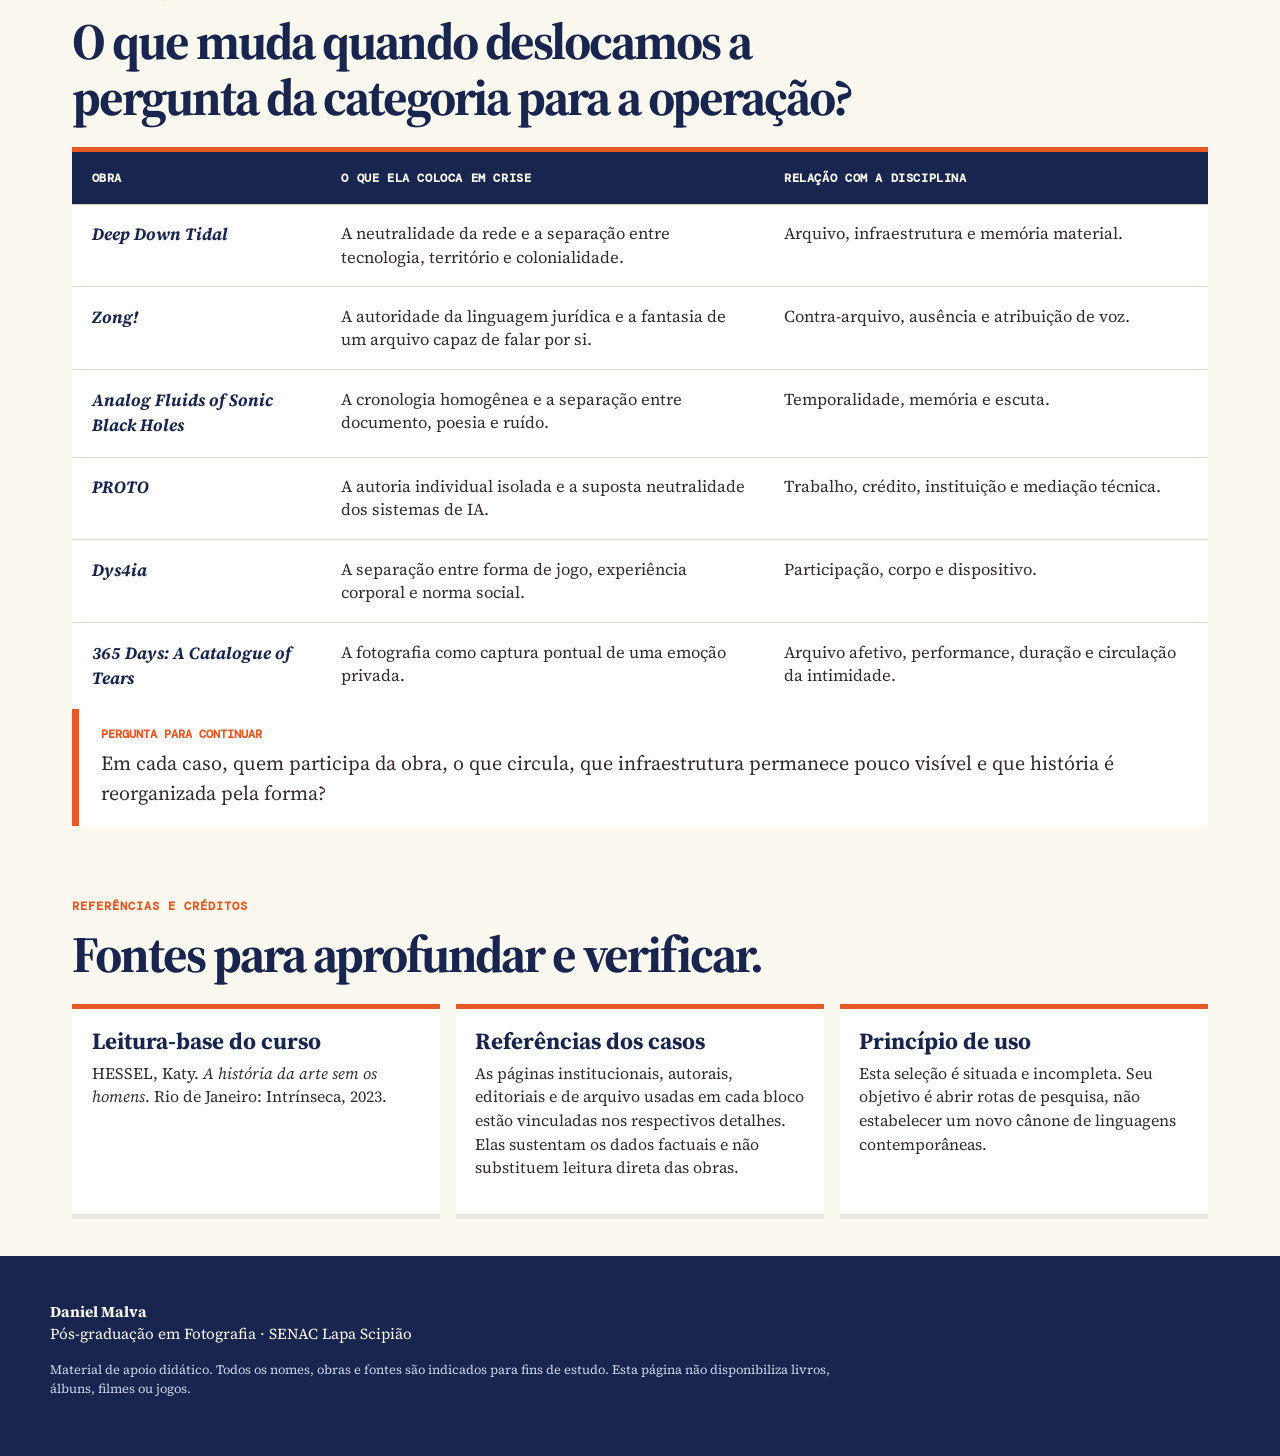
<file: contemporaneidades-expandidas.html>
<!doctype html>
<html lang="pt-BR">
  <head>
    <meta charset="utf-8" />
    <meta name="viewport" content="width=device-width, initial-scale=1" />
    <title>
      Contemporaneidades expandidas | História da Arte Contemporânea
    </title>
    <meta
      name="description"
      content="Página de apoio sobre manifestações contemporâneas além das artes visuais."
    />
    <link rel="stylesheet" href="assets/styles.css" />
    <link rel="icon" type="image/png" href="assets/ico.png" />
  </head>
  <body class="expanded-page">
    <header class="page-head">
      <p class="eyebrow">SENAC Lapa Scipião · Pós-graduação em Fotografia</p>
      <h1>Contemporaneidades<br />expandidas</h1>
      <p class="page-intro">
        Uma página de apoio para reconhecer onde a arte contemporânea opera
        quando a obra se faz em rede, texto, escuta, algoritmo ou jogo.
      </p>
      <nav aria-label="Navegação">
        <a href="index.html">Plano da disciplina</a
        ><a href="#pontes">Pontes de leitura</a><a href="#casos">Seis casos</a
        ><a href="#comparar">Comparar</a><a href="#referencias">Referências</a>
      </nav>
    </header>

    <main>
      <section class="wrap section">
        <p class="section-label">Página de apoio · 2000–2026</p>
        <h2>
          O contemporâneo se organiza por disputas sobre os meios pelos quais
          uma obra existe, circula e produz relação.
        </h2>
        <p class="lede">
          Fotografia, pintura, escultura e performance continuam decisivas para
          a disciplina. Esta página acompanha outras frentes em que problemas já
          trabalhados no curso reaparecem: arquivo, autoria, infraestrutura,
          temporalidade, participação, corpo, circulação e memória. O foco recai
          sobre o que cada prática altera nas condições da experiência
          artística, em vez de somar suportes a um campo já conhecido.
        </p>
        <div class="statement">
          A pergunta pelo meio alcança tecnologias, corpos, instituições,
          plataformas e formas de escuta que tornam uma obra possível.<small
            >Chave de leitura para os casos a seguir</small
          >
        </div>
      </section>

      <section class="wrap section" id="pontes">
        <p class="section-label">Pontes com Katy Hessel</p>
        <h2>
          Conceitos como pontes de leitura, com fontes próprias para cada caso.
        </h2>
        <p class="lede">
          Katy Hessel não discute diretamente os cinco casos desta página. Eles
          são aproximados aqui por fontes próprias, indicadas ao final de cada
          bloco. O que o livro oferece é um conjunto de perguntas transferíveis:
          a recusa de hierarquias entre formas artísticas, a responsabilidade
          pelos recortes que organizam uma história e a compreensão de que o
          presente reúne temporalidades, crises e práticas que não cabem numa
          linha única.
        </p>
        <div class="table-wrap">
          <table class="analysis-table">
            <thead>
              <tr>
                <th>Problema em Hessel</th>
                <th>Ponte para esta página</th>
                <th>Cuidado metodológico</th>
              </tr>
            </thead>
            <tbody>
              <tr>
                <th>Hierarquia dos meios</th>
                <td>
                  Se a história da arte valorizou certas formas em detrimento de
                  outras, precisamos perguntar o que muda quando obra é código,
                  voz, livro, plataforma ou regra de jogo.
                </td>
                <td>
                  Não basta declarar que tudo é arte. É preciso descrever como a
                  obra organiza material, tempo, acesso e relação.
                </td>
              </tr>
              <tr>
                <th>Narrativa situada</th>
                <td>
                  Uma obra pode reordenar um arquivo jurídico, uma rota
                  submarina, um repertório vocal ou uma experiência corporal sem
                  produzir uma memória neutra.
                </td>
                <td>
                  Situar autoria, fonte, dispositivo e condições de circulação.
                </td>
              </tr>
              <tr>
                <th>Presente não linear</th>
                <td>
                  Colonialismo, escravidão, tecnologia de rede e inteligência
                  artificial aparecem como tempos sobrepostos, não como passado
                  superado.
                </td>
                <td>
                  Evitar a ideia de inovação técnica como sinônimo de
                  emancipação.
                </td>
              </tr>
            </tbody>
          </table>
        </div>
        <p class="credit">
          Leitura de apoio: Katy Hessel,
          <em>A história da arte sem os homens</em>, especialmente as seções
          finais “Onde estamos agora?” e “Quem escreve a história da arte?”. As
          aproximações desta página são formulações didáticas da disciplina.
        </p>
      </section>

      <section class="wrap section" id="casos">
        <p class="section-label">Seis frentes de pesquisa</p>
        <h2>Obras que deslocam as ideias de material, autoria e presença.</h2>
      </section>

      <section class="wrap section">
        <p class="section-label">1 · Arte, tecnologia e infraestrutura</p>
        <div class="two-col">
          <div>
            <h2>
              <span class="artist">Tabita Rezaire</span>: a rede tem fundo, rota
              e memória.
            </h2>
            <p>
              <em>Deep Down Tidal</em> (2017) parte dos cabos de fibra óptica
              submarinos para relacionar telecomunicação, rotas coloniais,
              travessias forçadas, corpos afogados, conhecimento negro e
              cosmologias da água. Dados viajam por uma infraestrutura material
              instalada sobre trajetos já marcados pela violência colonial.
            </p>
            <p>
              O caso prolonga a discussão do contra-arquivo da Aula 4. As
              histórias sedimentadas no próprio dispositivo que transmite
              imagens e informações passam ao primeiro plano. Tecnologia e
              história se constituem mutuamente.
            </p>
          </div>
          <aside class="note">
            <h3>O que observar</h3>
            <p>
              <strong>Meio:</strong> vídeo, montagem, voz, gráfico e interface.
              <strong>Infraestrutura:</strong> cabos, oceanos, energia,
              plataformas. <strong>Tempo:</strong> colonialidade e comunicação
              digital coexistem. <strong>Pergunta:</strong> que imagem da rede
              desaparece quando só vemos a tela?
            </p>
          </aside>
        </div>
        <figure class="work access-work">
          <a
            href="https://www.1-54.com/special-projects-at-154-london-2017/"
            target="_blank"
            rel="noopener"
            ><img
              src="assets/expandidas/tabita-rezaire-deep-down-tidal.jpg"
              alt="Imagem fixa de Deep Down Tidal, de Tabita Rezaire, com a artista junto ao mar."
            />
            <figcaption class="work-caption">
              <h3><em>Deep Down Tidal</em></h3>
              <p>
                <span class="artist">Tabita Rezaire</span>, 2017. Vídeo, 18 min.
                41 s.
              </p>
              <p class="access-link">Ver contexto e obra ↗</p>
              <p class="credit">Imagem fixa: cortesia da artista, via 1-54.</p>
            </figcaption></a
          >
        </figure>
        <details>
          <summary>Fonte e ponto de partida</summary>
          <p>
            Na apresentação da obra, a própria artista descreve sua investigação
            das redes transoceânicas e dos efeitos políticos e tecnológicos da
            água como interface de comunicação. A
            <a
              href="https://tabitarezaire.com/onewebmedia/EXOTICTRADE_TABITA%20REZAIRE.pdf"
              target="_blank"
              rel="noopener"
              >ficha de <em>Deep Down Tidal</em> ↗</a
            >
            explicita a relação entre cabos submarinos e rotas coloniais. Ver
            também a apresentação da obra pela
            <a
              href="https://www.serpentinegalleries.org/whats-on/sensing-the-planet/"
              target="_blank"
              rel="noopener"
              >Serpentine ↗</a
            >.
          </p>
        </details>
      </section>

      <section class="wrap section">
        <p class="section-label">2 · Literatura, arquivo e linguagem</p>
        <div class="two-col">
          <div>
            <h2>
              <span class="artist">M. NourbeSe Philip</span>: quando o documento
              não pode falar por si.
            </h2>
            <p>
              Em <em>Zong!</em> (2008), poema de fôlego construído a partir de
              um processo jurídico ligado ao massacre do navio negreiro
              <em>Zong</em>, M. NourbeSe Philip desmonta a linguagem legal em
              fragmentos, silêncios, repetições e respirações. A forma expõe a
              violência de um documento capaz de registrar pessoas escravizadas
              como perda econômica e questão de seguro.
            </p>
            <p>
              O livro desloca para a página problemas que vimos em Doris
              Salcedo, Kara Walker e Gustavo Caboco: como trabalhar com um
              vestígio produzido por uma instituição violenta? Falha, corte e
              ilegibilidade passam a operar como crítica, sem a pretensão de
              completar o documento com uma voz transparente.
            </p>
          </div>
          <aside class="note">
            <h3>O que observar</h3>
            <p>
              <strong>Meio:</strong> página, som, silêncio e leitura.
              <strong>Arquivo:</strong> decisão jurídica e sua linguagem.
              <strong>Autoria:</strong> composição a partir de uma fonte que
              precisa ser confrontada. <strong>Pergunta:</strong> o que a forma
              do poema torna impossível ler como mera informação?
            </p>
          </aside>
        </div>
        <figure class="work access-work">
          <a
            href="https://www.graywolfpress.org/books/zong"
            target="_blank"
            rel="noopener"
            ><img
              src="assets/expandidas/m-nourbese-philip-zong.jpg"
              alt="Capa de Zong!, de M. NourbeSe Philip."
            />
            <figcaption class="work-caption">
              <h3><em>Zong!</em></h3>
              <p>
                <span class="artist">M. NourbeSe Philip</span>, 2008.
                Poema-livro.
              </p>
              <p class="access-link">Ver edição e informações do livro ↗</p>
              <p class="credit">
                Capa da edição de aniversário: Graywolf Press.
              </p>
            </figcaption></a
          >
        </figure>
        <details>
          <summary>Fonte e ponto de partida</summary>
          <p>
            A
            <a
              href="https://www.poetryfoundation.org/poets/m-nourbese-philip"
              target="_blank"
              rel="noopener"
              >Poetry Foundation ↗</a
            >
            caracteriza <em>Zong!</em> como poema polivocal sobre escravidão e
            sistema jurídico, que requer atenção a sílaba, fragmento, som e
            espaço. A autora mantém uma
            <a
              href="https://www.nourbese.com/order-form/"
              target="_blank"
              rel="noopener"
              >página de publicações ↗</a
            >
            que identifica a edição original de 2008.
          </p>
        </details>
      </section>

      <section class="wrap section">
        <p class="section-label">3 · Som, escuta e temporalidade</p>
        <div class="two-col">
          <div>
            <h2>
              <span class="artist">Camae Ayewa / Moor Mother</span>: o arquivo
              também pode ser uma pressão sonora.
            </h2>
            <p>
              Em <em>Analog Fluids of Sonic Black Holes</em> (2019), Camae
              Ayewa, que trabalha sob o nome Moor Mother, faz convergir poesia
              falada, ruído, hip-hop, eletrônica, vozes e arquivos sonoros. Em
              vez de converter história em narrativa estável, a montagem produz
              colisões e retornos: o ouvinte encontra temporalidades negras que
              não obedecem ao ritmo limpo da cronologia oficial.
            </p>
            <p>
              O som torna palpável uma dimensão que as imagens às vezes ocultam:
              escutar é ocupar duração. A obra exige que prestemos atenção a
              ritmo, ruído, repetição, saturação, pausa e inteligibilidade
              parcial. Isso aproxima a escuta da questão trabalhada com Hessel:
              que história se forma quando recusamos uma linha única e um
              sujeito soberano que a narra?
            </p>
          </div>
          <aside class="note">
            <h3>O que observar</h3>
            <p>
              <strong>Meio:</strong> voz, sample, ruído e álbum.
              <strong>História:</strong> não como ilustração, mas como matéria
              sonora. <strong>Circulação:</strong> gravação, performance e
              escuta compartilhada. <strong>Pergunta:</strong> o que uma escuta
              atenta reconhece que uma descrição do álbum não substitui?
            </p>
          </aside>
        </div>
        <figure class="work access-work">
          <a
            href="https://moormother.bandcamp.com/album/analog-fluids-of-sonic-black-holes"
            target="_blank"
            rel="noopener"
            ><img
              src="assets/expandidas/moor-mother-analog-fluids.jpg"
              alt="Capa do álbum Analog Fluids of Sonic Black Holes, de Moor Mother."
            />
            <figcaption class="work-caption">
              <h3><em>Analog Fluids of Sonic Black Holes</em></h3>
              <p>
                <span class="artist">Camae Ayewa / Moor Mother</span>, 2019.
                Álbum, 13 faixas.
              </p>
              <p class="access-link">Ouvir o álbum ↗</p>
              <p class="credit">
                Capa: Moor Mother / Don Giovanni Records, via The Vinyl Factory.
              </p>
            </figcaption></a
          >
        </figure>
        <details>
          <summary>Fonte e ponto de partida</summary>
          <p>
            <a
              href="https://ica.art/live/moor-mother"
              target="_blank"
              rel="noopener"
              >Institute of Contemporary Arts ↗</a
            >
            apresenta Moor Mother como Camae Ayewa, musicista, poeta e artista
            visual, cuja prática de Black Quantum Futurism articula conexões
            entre passado, presente e futuros. A página do álbum
            <a
              href="https://moormother.bandcamp.com/album/analog-fluids-of-sonic-black-holes"
              target="_blank"
              rel="noopener"
              ><em>Analog Fluids of Sonic Black Holes</em> ↗</a
            >
            registra seu lançamento em 2019 e suas faixas.
          </p>
        </details>
      </section>

      <section class="wrap section">
        <p class="section-label">4 · Voz, inteligência artificial e autoria</p>
        <div class="two-col">
          <div>
            <h2>
              <span class="artist">Holly Herndon</span>: quem compõe quando uma
              voz aprende?
            </h2>
            <p>
              O álbum <em>PROTO</em> (2019), de Holly Herndon, reúne vocalistas,
              desenvolvedores e Spawn, sistema de aprendizagem de máquina
              treinado para processos vocais. Regras, dados, decisões técnicas e
              formas de colaboração tornam-se audíveis na construção de uma voz
              produzida com inteligência artificial.
            </p>
            <p>
              Esse caso atualiza a questão da autoria da Aula 2. A inteligência
              artificial torna urgente identificar trabalho, consentimento,
              treinamento, infraestrutura e crédito. Interessa examinar quais
              relações de poder, extração e participação estão inscritas no
              sistema, antes de atribuir criatividade a uma máquina.
            </p>
          </div>
          <aside class="note">
            <h3>O que observar</h3>
            <p>
              <strong>Meio:</strong> álbum, performance, processamento vocal e
              software. <strong>Autoria:</strong> artista, coral,
              desenvolvedores, dados e protocolo. <strong>Ética:</strong> voz,
              permissão, treinamento e remuneração.
              <strong>Pergunta:</strong> de quem é uma voz quando ela se torna
              conjunto de dados?
            </p>
          </aside>
        </div>
        <figure class="work access-work">
          <a
            href="https://hollyherndon.bandcamp.com/album/proto"
            target="_blank"
            rel="noopener"
            ><img
              src="assets/expandidas/holly-herndon-proto.jpg"
              alt="Capa do álbum PROTO, de Holly Herndon."
            />
            <figcaption class="work-caption">
              <h3><em>PROTO</em></h3>
              <p>
                <span class="artist">Holly Herndon</span>, 2019. Álbum e
                processos de performance com IA.
              </p>
              <p class="access-link">Ouvir o álbum ↗</p>
              <p class="credit">Capa: Holly Herndon / 4AD, via RVNG Intl.</p>
            </figcaption></a
          >
        </figure>
        <details>
          <summary>Fonte e ponto de partida</summary>
          <p>
            A gravadora
            <a
              href="https://shop.4ad.com/release/339131-holly-herndon-proto?lang=en_US"
              target="_blank"
              rel="noopener"
              >4AD ↗</a
            >
            informa que <em>PROTO</em> foi lançado em 10 de maio de 2019 e
            realizado com Spawn, vocalistas, desenvolvedores e colaboradoras. O
            texto associa o trabalho àquilo que Herndon chama de “era dos
            protocolos”, isto é, às disputas em torno de protocolos de IA e de
            internet.
          </p>
        </details>
      </section>

      <section class="wrap section">
        <p class="section-label">5 · Jogos, interface e experiência situada</p>
        <div class="two-col">
          <div>
            <h2>
              <span class="artist">Anna Anthropy</span>: uma regra pode narrar
              um corpo.
            </h2>
            <p>
              <em>Dys4ia</em> (2012), de Anna Anthropy, organiza episódios
              curtos e interativos em torno de uma experiência autobiográfica de
              disforia de gênero e terapia hormonal. Regras, obstáculos, falhas
              e ritmos fazem a interface participar da narrativa, evidenciando
              como corpo e instituição se encontram em protocolos, formulários,
              consulta, linguagem e acesso.
            </p>
            <p>
              Para a disciplina, o jogo pede uma leitura que leve sua forma a
              sério. A escolha de uma ação, sua resistência e seu fracasso são
              parte da obra. A participação, como em Lygia Clark e Lygia Pape,
              ocorre num campo projetado e revela os limites que o próprio
              dispositivo estabelece.
            </p>
          </div>
          <aside class="note">
            <h3>O que observar</h3>
            <p>
              <strong>Meio:</strong> regra, interação, texto, som e imagem de
              baixa resolução. <strong>Participação:</strong> gesto condicionado
              pela interface. <strong>Corpo:</strong> vivido, nomeado e
              regulado. <strong>Pergunta:</strong> como uma regra de jogo produz
              experiência, e não apenas desafio?
            </p>
          </aside>
        </div>
        <figure class="work access-work">
          <a href="https://zkm.de/en/dys4ia-0" target="_blank" rel="noopener"
            ><img
              src="assets/expandidas/anna-anthropy-dys4ia.png"
              alt="Imagem do jogo Dys4ia: figura verde e bloco amarelo sobre fundo rosa."
            />
            <figcaption class="work-caption">
              <h3><em>Dys4ia</em></h3>
              <p>
                <span class="artist">Anna Anthropy</span>, 2012. Jogo
                autobiográfico.
              </p>
              <p class="access-link">Ver obra e contexto de exibição ↗</p>
              <p class="credit">Imagem do jogo: Anna Anthropy, via ZKM.</p>
            </figcaption></a
          >
        </figure>
        <details>
          <summary>Fonte e ponto de partida</summary>
          <p>
            O
            <a
              href="https://alexandria.ucsb.edu/downloads/xw42n827r"
              target="_blank"
              rel="noopener"
              >arquivo da University of California, Santa Barbara ↗</a
            >
            descreve <em>Dys4ia</em> como jogo autobiográfico sobre a
            experiência de terapia de reposição hormonal de Anthropy. A autora
            se apresenta como designer, educadora e cyborg em sua
            <a
              href="https://linktr.ee/annaanthropy"
              target="_blank"
              rel="noopener"
              >página de links ↗</a
            >.
          </p>
        </details>
      </section>

      <section class="wrap section">
        <p class="section-label">
          6 · Fotografia, duração e diário performativo
        </p>
        <div class="two-col">
          <div>
            <h2>
              <span class="artist">Laurel Nakadate</span>: chorar todos os dias
              como arquivo de uma duração.
            </h2>
            <p>
              Em <em>365 Days: A Catalogue of Tears</em>, realizado ao longo de
              2010 e apresentado em 2011, Laurel Nakadate se fotografou antes,
              durante e depois de chorar, todos os dias, durante um ano. A série
              resulta de uma performance duracional e organiza o autorretrato
              como prática de repetição, exposição e montagem. Cada imagem
              pertence a um calendário, mas o conjunto evita a promessa de
              acesso integral a uma interioridade.
            </p>
            <p>
              O trabalho conversa com a Aula 2, especialmente com Nan Goldin e
              Cindy Sherman, sem se confundir com nenhuma das duas. A fotografia
              guarda um acontecimento corporal e fabrica uma imagem para ele;
              também torna visível a decisão de transformar a tristeza em
              método, sequência e arquivo público. A pergunta decisiva recai
              sobre a duração: o que a repetição modifica na leitura de um afeto
              que uma imagem isolada poderia transformar em mero episódio?
            </p>
          </div>
          <aside class="note">
            <h3>O que observar</h3>
            <p>
              <strong>Meio:</strong> performance, fotografia, calendário e
              série. <strong>Corpo:</strong> presença mediada pela câmera.
              <strong>Arquivo:</strong> repetição que produz sequência, e não
              transparência emocional. <strong>Pergunta:</strong> como o gesto
              de registrar diariamente altera aquilo que parece íntimo?
            </p>
          </aside>
        </div>
        <details>
          <summary>Fontes e acessos à obra</summary>
          <p>
            O
            <a
              href="https://www.moma.org/calendar/exhibitions/3773"
              target="_blank"
              rel="noopener"
              >MoMA PS1 ↗</a
            >
            apresenta a série como performance de um ano iniciada em 1º de
            janeiro de 2010. O
            <a
              href="https://www.bowdoin.edu/art-museum/exhibitions/2021/laurel-nakadate.html"
              target="_blank"
              rel="noopener"
              >Bowdoin College Museum of Art ↗</a
            >
            registra que a artista se fotografou diariamente e apresenta uma
            seleção de obras. O
            <a
              href="https://ackland.org/exhibition/laurel-nakadate-ten-performances-from-365-days-a-catalogue-of-tears/"
              target="_blank"
              rel="noopener"
              >Ackland Art Museum ↗</a
            >
            disponibiliza informações sobre dez fotografias da série e suas
            fichas técnicas.
          </p>
        </details>
        <figure class="work access-work">
          <a
            href="https://www.zabludowiczcollection.com/collection/artists/view/laurel-nakadate"
            target="_blank"
            rel="noopener"
          >
            <img
              src="assets/expandidas/laurel-nakadate-365-days.jpg"
              alt="Laurel Nakadate, fotografia da série 365 Days: A Catalogue of Tears, 2010."
            />
            <figcaption class="work-caption">
              <h3><em>365 Days: A Catalogue of Tears</em></h3>
              <p>
                <span class="artist">Laurel Nakadate</span>, 2010, série
                fotográfica e performance duracional.
              </p>
              <p class="access-link">Ver imagens da série ↗</p>
              <p class="credit">
                Imagem: Laurel Nakadate, 2010. Cortesia da Zabludowicz
                Collection.
              </p>
            </figcaption>
          </a>
        </figure>
      </section>
      <section class="wrap section" id="comparar">
        <p class="section-label">Uma comparação possível</p>
        <h2>
          O que muda quando deslocamos a pergunta da categoria para a operação?
        </h2>
        <div class="table-wrap">
          <table class="analysis-table">
            <thead>
              <tr>
                <th>Obra</th>
                <th>O que ela coloca em crise</th>
                <th>Relação com a disciplina</th>
              </tr>
            </thead>
            <tbody>
              <tr>
                <th><em>Deep Down Tidal</em></th>
                <td>
                  A neutralidade da rede e a separação entre tecnologia,
                  território e colonialidade.
                </td>
                <td>Arquivo, infraestrutura e memória material.</td>
              </tr>
              <tr>
                <th><em>Zong!</em></th>
                <td>
                  A autoridade da linguagem jurídica e a fantasia de um arquivo
                  capaz de falar por si.
                </td>
                <td>Contra-arquivo, ausência e atribuição de voz.</td>
              </tr>
              <tr>
                <th><em>Analog Fluids of Sonic Black Holes</em></th>
                <td>
                  A cronologia homogênea e a separação entre documento, poesia e
                  ruído.
                </td>
                <td>Temporalidade, memória e escuta.</td>
              </tr>
              <tr>
                <th><em>PROTO</em></th>
                <td>
                  A autoria individual isolada e a suposta neutralidade dos
                  sistemas de IA.
                </td>
                <td>Trabalho, crédito, instituição e mediação técnica.</td>
              </tr>
              <tr>
                <th><em>Dys4ia</em></th>
                <td>
                  A separação entre forma de jogo, experiência corporal e norma
                  social.
                </td>
                <td>Participação, corpo e dispositivo.</td>
              </tr>
              <tr>
                <th><em>365 Days: A Catalogue of Tears</em></th>
                <td>
                  A fotografia como captura pontual de uma emoção privada.
                </td>
                <td>
                  Arquivo afetivo, performance, duração e circulação da
                  intimidade.
                </td>
              </tr>
            </tbody>
          </table>
        </div>
        <div class="question">
          <strong>Pergunta para continuar</strong>Em cada caso, quem participa
          da obra, o que circula, que infraestrutura permanece pouco visível e
          que história é reorganizada pela forma?
        </div>
      </section>

      <section class="wrap section" id="referencias">
        <p class="section-label">Referências e créditos</p>
        <h2>Fontes para aprofundar e verificar.</h2>
        <div class="cards">
          <article class="card">
            <h3>Leitura-base do curso</h3>
            <p>
              HESSEL, Katy. <em>A história da arte sem os homens</em>. Rio de
              Janeiro: Intrínseca, 2023.
            </p>
          </article>
          <article class="card">
            <h3>Referências dos casos</h3>
            <p>
              As páginas institucionais, autorais, editoriais e de arquivo
              usadas em cada bloco estão vinculadas nos respectivos detalhes.
              Elas sustentam os dados factuais e não substituem leitura direta
              das obras.
            </p>
          </article>
          <article class="card">
            <h3>Princípio de uso</h3>
            <p>
              Esta seleção é situada e incompleta. Seu objetivo é abrir rotas de
              pesquisa, não estabelecer um novo cânone de linguagens
              contemporâneas.
            </p>
          </article>
        </div>
      </section>
    </main>
    <footer>
      <p>
        <strong>Daniel Malva</strong><br />Pós-graduação em Fotografia · SENAC
        Lapa Scipião
      </p>
      <p class="fine">
        Material de apoio didático. Todos os nomes, obras e fontes são indicados
        para fins de estudo. Esta página não disponibiliza livros, álbuns,
        filmes ou jogos.
      </p>
    </footer>
  </body>
</html>
</file>
<file: assets/styles.css>
@import url('https://fonts.googleapis.com/css2?family=DM+Mono&family=Source+Serif+4:opsz,wght@8..60,400;8..60,600;8..60,700&display=swap');

:root { --ink:#18264f; --paper:#fbf8ef; --orange:#e75822; --yellow:#efc84a; --muted:#d9d5ca; --dark:#342b2a; }
* { box-sizing:border-box; }
html { scroll-behavior:smooth; }
body { margin:0; background:var(--paper); color:var(--dark); font-family:"Source Serif 4", Georgia, serif; font-size:18px; line-height:1.48; overflow-x:hidden; }
a { color:inherit; text-decoration-thickness:1px; text-underline-offset:3px; }
.hero, .page-head { background:var(--ink); color:var(--paper); padding:clamp(2rem,7vw,6rem) max(1.4rem,calc((100vw - 1180px)/2)); position:relative; overflow:hidden; }
.hero:after, .page-head:after { content:""; position:absolute; width:clamp(160px,30vw,360px); height:clamp(160px,30vw,360px); border-radius:50%; background:var(--orange); top:-35%; right:-7%; }
.eyebrow, .kicker { font:600 .76rem/1.3 "DM Mono", monospace; letter-spacing:.08em; text-transform:uppercase; position:relative; z-index:1; }
h1,h2,h3,p { margin-top:0; }
h1 { font-size:clamp(2.7rem,7vw,6.2rem); line-height:.9; letter-spacing:-.055em; max-width:900px; position:relative; z-index:1; margin:1.4rem 0; }
.page-head h1 { font-size:clamp(2.55rem,5.6vw,5rem); max-width:850px; }
.hero-copy, .page-intro { position:relative; z-index:1; max-width:690px; font-size:clamp(1.12rem,2.2vw,1.55rem); }
nav { position:relative; z-index:2; display:flex; gap:.8rem 1.2rem; flex-wrap:wrap; font:600 .74rem "DM Mono",monospace; }
nav a { text-decoration:none; border-bottom:1px solid transparent; } nav a:hover, nav a[aria-current="page"] { border-color:var(--yellow); color:var(--yellow); }
.wrap { max-width:1180px; margin:auto; padding:clamp(2.8rem,7vw,6rem) 1.4rem; }
.section { margin-bottom:clamp(3.5rem,7vw,6rem); }
.expanded-page .wrap { padding-block:clamp(2rem,4vw,3.6rem); }
.expanded-page .section { margin-bottom:clamp(1.4rem,3vw,2.8rem); }
@media (min-width:761px) {
  .expanded-page .wrap { padding-block:clamp(1.35rem,2.3vw,2.45rem); }
  .expanded-page .section { margin-bottom:clamp(.4rem,1vw,.9rem); }
}
.section-label { color:var(--orange); font:600 .75rem "DM Mono",monospace; text-transform:uppercase; letter-spacing:.08em; }
h2 { color:var(--ink); font-size:clamp(2rem,4vw,3.55rem); letter-spacing:-.04em; line-height:1.1; max-width:850px; margin:.6rem 0 1.35rem; text-wrap:balance; }
h3 { color:var(--ink); font-size:1.45rem; line-height:1.08; margin-bottom:.5rem; }
.lede { max-width:780px; font-size:1.25rem; }
.statement { background:var(--yellow); color:var(--ink); padding:clamp(1.7rem,4vw,3.4rem); font-size:clamp(1.5rem,3.5vw,2.65rem); line-height:1.08; font-weight:600; letter-spacing:-.035em; }
.statement small { display:block; margin-top:1rem; font:500 .82rem/1.45 "DM Mono",monospace; letter-spacing:0; }
.course-grid, .cards, .works { display:grid; grid-template-columns:repeat(3,1fr); gap:1rem; }
.constellation-works { display:grid; grid-template-columns:repeat(2,minmax(0,1fr)); gap:1.25rem; }
.constellation-works .work { align-self:stretch; height:100%; }
.constellation-works .work img { height:320px; object-fit:contain; background:var(--ink); }
.course-card, .card { border-top:5px solid var(--orange); padding:1.25rem 1.2rem 1.45rem; background:white; min-height:210px; box-shadow:0 5px 0 rgba(24,38,79,.08); }
.course-card h3 { margin-top:1rem; }.course-card .number { color:var(--orange); font:600 .75rem "DM Mono",monospace; }
.course-map .card .number { color:var(--orange); font:600 .75rem "DM Mono",monospace; text-transform:uppercase; letter-spacing:.05em; }.course-map .card.current { background:var(--yellow); border-color:var(--ink); box-shadow:0 6px 0 var(--ink); }.course-map .card.current h3 { color:var(--ink); }.course-map .card.current .number { color:var(--ink); }
.course-card p, .card p { font-size:1rem; margin-bottom:0; }.course-card a { display:block; height:100%; text-decoration:none; }
.timeline { display:grid; grid-template-columns:140px 1fr; border-top:1px solid var(--muted); }
.timeline > * { padding:1rem 0; border-bottom:1px solid var(--muted); }.timeline strong { color:var(--orange); font:600 .75rem "DM Mono",monospace; }
.table-wrap { overflow-x:auto; border-top:5px solid var(--orange); background:white; box-shadow:0 5px 0 rgba(24,38,79,.08); }.analysis-table { width:100%; min-width:680px; border-collapse:collapse; text-align:left; }.analysis-table th, .analysis-table td { padding:1.1rem 1.2rem; vertical-align:top; border-bottom:1px solid var(--muted); }.analysis-table thead th { background:var(--ink); color:var(--paper); font:600 .76rem/1.35 "DM Mono",monospace; letter-spacing:.05em; text-transform:uppercase; }.analysis-table tbody th { width:22%; color:var(--ink); font-size:1.08rem; }.analysis-table td { width:39%; font-size:1.04rem; line-height:1.4; }.analysis-table tbody tr:last-child > * { border-bottom:0; }
.work { background:var(--ink); color:var(--paper); overflow:hidden; display:grid; grid-template-rows:auto auto; align-self:start; }
.access-work { max-width:620px; margin:1.8rem 0 0; }
.access-work a { color:inherit; text-decoration:none; }
.access-work a:hover h3, .access-work a:focus-visible h3 { color:var(--yellow); }
.access-work .access-link { color:var(--yellow); font:600 .76rem "DM Mono",monospace; letter-spacing:.04em; text-transform:uppercase; }
.works { align-items:start; }
.work img { width:100%; height:auto; object-fit:contain; object-position:top center; background:var(--ink); display:block; }.work-content, .work-caption { padding:1.2rem; align-self:start; }.work h3 { color:var(--paper); }.work p { font-size:.98rem; margin-bottom:.55rem; }.work-caption small { color:#d9dff2; font-size:.8rem; }.credit { color:#4b4a46; font-size:.8rem!important; }.work .credit { color:#d9dff2; }
.section:has(> .two-col > .work) > .section-label { display:inline-block; color:var(--ink); background:var(--yellow); padding:.25rem .48rem; font-style:italic; letter-spacing:.035em; }
.work h3 em { color:var(--yellow); font-weight:600; }
.work-content > p:first-of-type { color:#d9dff2; }
.artist { font-style:italic; color:var(--ink); font-weight:600; }.work .artist { color:var(--paper); }
.artwork-link { appearance:none; border:0; border-bottom:1px solid var(--orange); background:transparent; color:var(--ink); cursor:pointer; font:inherit; padding:0; text-align:left; }
.artwork-link:hover, .artwork-link:focus-visible { color:var(--orange); outline:0; }
.artwork-modal { width:min(92vw,760px); max-height:92vh; border:0; outline:0; padding:0; background:transparent; box-shadow:none; }
.artwork-modal::backdrop { background:rgba(20,25,42,.72); }
.artwork-modal form { display:flex; justify-content:flex-end; margin-bottom:.6rem; }.modal-close { border:0; background:var(--ink); color:var(--paper); cursor:pointer; padding:.5rem .7rem; font:600 .75rem "DM Mono",monospace; }
.artwork-modal img { display:block; width:auto; max-width:100%; max-height:72vh; margin:auto; border:0; outline:0; }.artwork-modal p { margin:.75rem 0 0; font-size:0; }.artwork-modal p::after { content:"Balthus, A aula de violão, 1934."; color:var(--paper); font:400 .9rem/1.4 "Source Serif 4", Georgia, serif; }
/* Na Aula 4, a leitura Cotton–Hessel é inserida após o bloco de Muholi. */
main.wrap:has(img[src*="aula-04-image4"]) { display:flex; flex-direction:column; }
main.wrap:has(img[src*="aula-04-image4"]) > section:nth-child(n+10) { order:2; }
main.wrap:has(img[src*="aula-04-image4"]) > section:has(h2 > .artist) { order:1; }
main.wrap:has(img[src*="aula-04-image5"]) > section:has(img[src*="aula-04-image5"]) > h2::after { content:"Embora Gustavo Caboco seja um artista homem, sua presença nesta aula é uma exceção deliberada: como artista Wapichana, sua pesquisa sobre a ausência indígena no Arquivo Histórico Wanda Svevo é decisiva para complexificar o problema do arquivo e deslocar o curso diante dos povos originários."; display:block; max-width:760px; color:var(--dark); font-family:"Source Serif 4", Georgia, serif; font-size:1.08rem; font-style:normal; font-weight:400; letter-spacing:0; line-height:1.38; margin-top:1rem; }
.two-col { display:grid; grid-template-columns:1fr 1fr; gap:clamp(1.5rem,5vw,5rem); }.two-col > * { min-width:0; }
.note { background:#eee9dd; padding:1.45rem; }.note h3 { margin-top:.1rem; }.note p:last-child { margin-bottom:0; }
.question { border-left:7px solid var(--orange); padding:1.1rem 1.35rem; background:white; font-size:1.25rem; }.question strong { color:var(--orange); font:600 .72rem "DM Mono",monospace; display:block; text-transform:uppercase; margin-bottom:.45rem; }
details { border-top:1px solid var(--muted); padding:1rem 0; } details:last-child { border-bottom:1px solid var(--muted); } summary { cursor:pointer; color:var(--ink); font-size:1.18rem; font-weight:600; } details p, details ul { max-width:820px; margin:1rem 0 .2rem; } li+li { margin-top:.45rem; }
.method { background:var(--dark); color:var(--paper); }.method h2 { color:var(--paper); }.method .section-label { color:var(--yellow); }.method .question { color:var(--dark); }
footer { background:var(--ink); color:var(--paper); padding:2.8rem max(1.4rem,calc((100vw - 1180px)/2)); font-size:.95rem; } footer p { max-width:800px; } footer .fine { color:#cbd2e7; font-size:.8rem; }
body:has(img[src*="aula-04-image5"]) footer::before { content:"Agradecimentos\A Ao Arquivo Histórico Wanda Svevo da Fundação Bienal de São Paulo e, em especial, à pesquisadora e colaboradora do AHWS, Ana Helena G. Custódio."; white-space:pre-line; display:block; max-width:800px; border-top:1px solid #7080ae; padding-top:1.4rem; margin-bottom:1.4rem; font-size:.95rem; }
main.wrap:has(img[src*="aula-04-image5"]) > section:last-of-type::after { content:"SEMINÁRIO DE OBRA\A Preencha o formulário da Aula 4 ao final da atividade. Aponte a câmera para o QR code e registre a hipótese, as evidências e a questão que permanece em aberto."; white-space:pre-line; display:block; min-height:220px; max-width:800px; box-sizing:border-box; border-top:5px solid var(--orange); margin-top:3rem; padding:1.5rem 235px 1.2rem 1.4rem; background-color:var(--ink); background-image:url("obras/qrcode-seminario-aula-04.png"); background-position:right 1.2rem center; background-size:190px; background-repeat:no-repeat; color:var(--paper); font:600 .87rem/1.5 "DM Mono", monospace; letter-spacing:.025em; }
@media (max-width:760px) { body { font-size:17px; } .hero, .page-head { padding-inline:1.4rem; }.hero:after,.page-head:after { right:-25%; top:-12%; } h1 { font-size:clamp(2.5rem,11vw,4.2rem); max-inline-size:100%; overflow-wrap:anywhere; }.course-grid,.cards,.works,.constellation-works,.two-col { grid-template-columns:1fr; }.timeline { grid-template-columns:90px 1fr; }.work { grid-template-rows:auto auto; }.constellation-works .work img { height:auto; max-height:none; } }
@media (max-width:760px) { main.wrap:has(img[src*="aula-04-image5"]) > section:last-of-type::after { min-height:330px; padding:1.4rem 1.2rem 220px; background-position:center bottom 1.2rem; background-size:180px; } }
</file>
